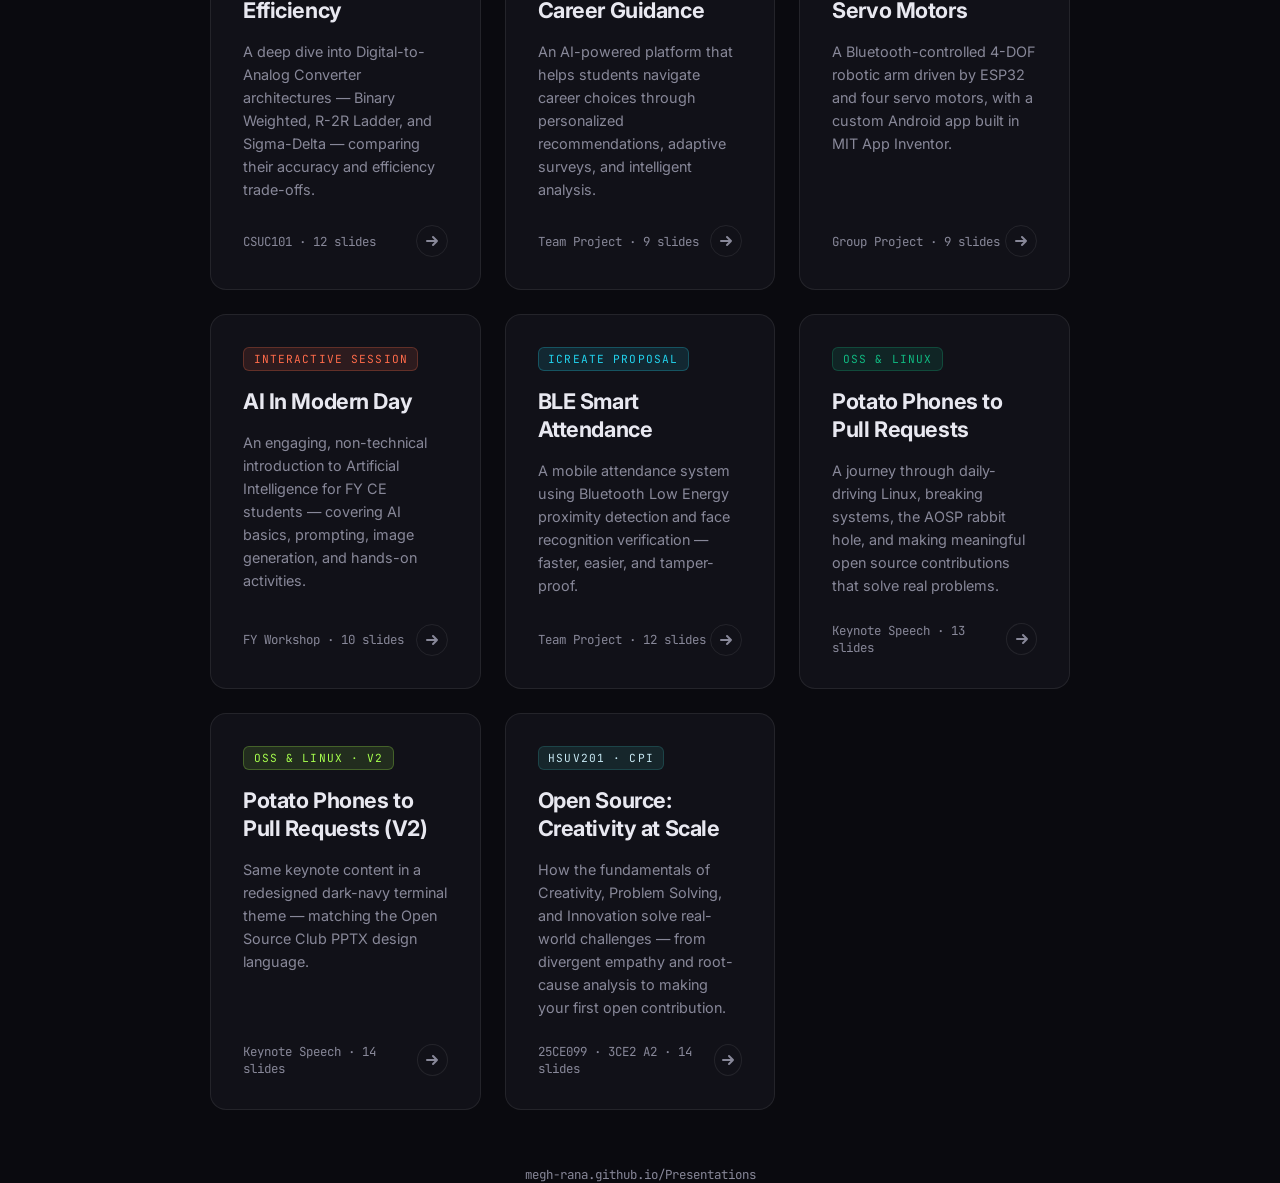
<file: index.html>
<!DOCTYPE html>
<html lang="en">
<head>
  <meta charset="UTF-8">
  <meta name="viewport" content="width=device-width, initial-scale=1.0">
  <title>Presentations — Megh Rana</title>
  <link href="https://fonts.googleapis.com/css2?family=Inter:wght@300;400;500;600;700;800&family=JetBrains+Mono:wght@400;500&display=swap" rel="stylesheet">
  <style>
    *, *::before, *::after { box-sizing: border-box; margin: 0; padding: 0; }

    :root {
      --bg: #0a0a0f;
      --surface: #111118;
      --border: rgba(255,255,255,0.08);
      --text: #e8e8f0;
      --text-dim: #888899;
      --amber: #f59e0b;
      --teal: #14b8a6;
      --indigo: #6366f1;
      --rose: #f43f5e;
      --coral: #ff6b4a;
    }

    html, body {
      height: 100%;
      background: var(--bg);
      color: var(--text);
      font-family: 'Inter', sans-serif;
    }

    body {
      min-height: 100vh;
      display: flex;
      flex-direction: column;
      align-items: center;
      justify-content: center;
      padding: 2rem 1rem;
    }

    header {
      text-align: center;
      margin-bottom: 3.5rem;
    }

    .eyebrow {
      font-family: 'JetBrains Mono', monospace;
      font-size: 0.75rem;
      letter-spacing: 0.15em;
      color: var(--text-dim);
      text-transform: uppercase;
      margin-bottom: 0.75rem;
    }

    h1 {
      font-size: clamp(2rem, 5vw, 3.5rem);
      font-weight: 800;
      letter-spacing: -0.03em;
      line-height: 1.1;
    }

    .subtitle {
      margin-top: 0.75rem;
      color: var(--text-dim);
      font-size: 1rem;
    }

    .grid {
      display: grid;
      grid-template-columns: repeat(auto-fit, minmax(260px, 1fr));
      gap: 1.5rem;
      width: 100%;
      max-width: 860px;
    }

    .card {
      background: var(--surface);
      border: 1px solid var(--border);
      border-radius: 16px;
      padding: 2rem;
      text-decoration: none;
      color: inherit;
      display: flex;
      flex-direction: column;
      gap: 1rem;
      transition: border-color 0.2s, transform 0.2s, box-shadow 0.2s;
      position: relative;
      overflow: hidden;
    }

    .card::before {
      content: '';
      position: absolute;
      inset: 0;
      opacity: 0;
      transition: opacity 0.2s;
      border-radius: inherit;
    }

    .card:hover {
      transform: translateY(-4px);
      box-shadow: 0 20px 40px rgba(0,0,0,0.4);
    }

    .card.amber { --accent: var(--amber); }
    .card.indigo { --accent: var(--indigo); }
    .card.coral { --accent: var(--coral); }
    .card.emerald { --accent: #10b981; }
    .card.teal { --accent: var(--teal); }

    .card:hover { border-color: var(--accent); }
    .card:hover::before { background: radial-gradient(ellipse at top left, color-mix(in srgb, var(--accent) 8%, transparent), transparent 70%); opacity: 1; }

    .card-tag {
      font-family: 'JetBrains Mono', monospace;
      font-size: 0.7rem;
      letter-spacing: 0.1em;
      text-transform: uppercase;
      color: var(--accent);
      background: color-mix(in srgb, var(--accent) 12%, transparent);
      border: 1px solid color-mix(in srgb, var(--accent) 25%, transparent);
      padding: 0.25rem 0.6rem;
      border-radius: 6px;
      width: fit-content;
    }

    .card h2 {
      font-size: 1.35rem;
      font-weight: 700;
      letter-spacing: -0.02em;
      line-height: 1.3;
    }

    .card p {
      font-size: 0.9rem;
      color: var(--text-dim);
      line-height: 1.6;
      flex: 1;
    }

    .card-footer {
      display: flex;
      align-items: center;
      justify-content: space-between;
      margin-top: 0.5rem;
    }

    .card-meta {
      font-size: 0.78rem;
      color: var(--text-dim);
      font-family: 'JetBrains Mono', monospace;
    }

    .arrow {
      width: 32px;
      height: 32px;
      border-radius: 50%;
      border: 1px solid var(--border);
      display: flex;
      align-items: center;
      justify-content: center;
      color: var(--text-dim);
      transition: border-color 0.2s, color 0.2s, background 0.2s;
    }

    .card:hover .arrow {
      border-color: var(--accent);
      color: var(--accent);
      background: color-mix(in srgb, var(--accent) 10%, transparent);
    }

    footer {
      margin-top: 3.5rem;
      font-size: 0.78rem;
      color: var(--text-dim);
      font-family: 'JetBrains Mono', monospace;
      text-align: center;
    }
  </style>
</head>
<body>

  <header>
    <div class="eyebrow">Megh Rana · 25CE099</div>
    <h1>Presentations</h1>
    <p class="subtitle">Select a presentation to open it.</p>
  </header>

  <div class="grid">

    <a class="card amber" href="de_presentation/index.html">
      <div class="card-tag">Digital Electronics</div>
      <h2>DAC: Accuracy vs Efficiency</h2>
      <p>A deep dive into Digital-to-Analog Converter architectures — Binary Weighted, R-2R Ladder, and Sigma-Delta — comparing their accuracy and efficiency trade-offs.</p>
      <div class="card-footer">
        <span class="card-meta">CSUC101 · 12 slides</span>
        <span class="arrow">
          <svg width="14" height="14" viewBox="0 0 14 14" fill="none" stroke="currentColor" stroke-width="2" stroke-linecap="round" stroke-linejoin="round">
            <path d="M2 7h10M8 3l4 4-4 4"/>
          </svg>
        </span>
      </div>
    </a>

    <a class="card indigo" href="anvesha_presentation/index.html">
      <div class="card-tag">Project Showcase</div>
      <h2>ANVESHA — AI Career Guidance</h2>
      <p>An AI-powered platform that helps students navigate career choices through personalized recommendations, adaptive surveys, and intelligent analysis.</p>
      <div class="card-footer">
        <span class="card-meta">Team Project · 9 slides</span>
        <span class="arrow">
          <svg width="14" height="14" viewBox="0 0 14 14" fill="none" stroke="currentColor" stroke-width="2" stroke-linecap="round" stroke-linejoin="round">
            <path d="M2 7h10M8 3l4 4-4 4"/>
          </svg>
        </span>
      </div>
    </a>

    <a class="card amber" href="robotic_arm_presentation/index.html">
      <div class="card-tag">Digital Electronics</div>
      <h2>Robotic Arm using Servo Motors</h2>
      <p>A Bluetooth-controlled 4-DOF robotic arm driven by ESP32 and four servo motors, with a custom Android app built in MIT App Inventor.</p>
      <div class="card-footer">
        <span class="card-meta">Group Project · 9 slides</span>
        <span class="arrow">
          <svg width="14" height="14" viewBox="0 0 14 14" fill="none" stroke="currentColor" stroke-width="2" stroke-linecap="round" stroke-linejoin="round">
            <path d="M2 7h10M8 3l4 4-4 4"/>
          </svg>
        </span>
      </div>
    </a>

    <a class="card coral" href="ai_presentation/index.html">
      <div class="card-tag">Interactive Session</div>
      <h2>AI In Modern Day</h2>
      <p>An engaging, non-technical introduction to Artificial Intelligence for FY CE students — covering AI basics, prompting, image generation, and hands-on activities.</p>
      <div class="card-footer">
        <span class="card-meta">FY Workshop · 10 slides</span>
        <span class="arrow">
          <svg width="14" height="14" viewBox="0 0 14 14" fill="none" stroke="currentColor" stroke-width="2" stroke-linecap="round" stroke-linejoin="round">
            <path d="M2 7h10M8 3l4 4-4 4"/>
          </svg>
        </span>
      </div>
    </a>

    <a class="card indigo" href="ble_attendance_presentation/index.html" style="--accent: #22d3ee;">
      <div class="card-tag" style="color: #22d3ee; background: rgba(34,211,238,0.12); border-color: rgba(34,211,238,0.25);">iCreate Proposal</div>
      <h2>BLE Smart Attendance</h2>
      <p>A mobile attendance system using Bluetooth Low Energy proximity detection and face recognition verification — faster, easier, and tamper-proof.</p>
      <div class="card-footer">
        <span class="card-meta">Team Project · 12 slides</span>
        <span class="arrow">
          <svg width="14" height="14" viewBox="0 0 14 14" fill="none" stroke="currentColor" stroke-width="2" stroke-linecap="round" stroke-linejoin="round">
            <path d="M2 7h10M8 3l4 4-4 4"/>
          </svg>
        </span>
      </div>
    </a>

    <a class="card emerald" href="oss_presentation/index.html">
      <div class="card-tag">OSS &amp; Linux</div>
      <h2>Potato Phones to Pull Requests</h2>
      <p>A journey through daily-driving Linux, breaking systems, the AOSP rabbit hole, and making meaningful open source contributions that solve real problems.</p>
      <div class="card-footer">
        <span class="card-meta">Keynote Speech · 13 slides</span>
        <span class="arrow">
          <svg width="14" height="14" viewBox="0 0 14 14" fill="none" stroke="currentColor" stroke-width="2" stroke-linecap="round" stroke-linejoin="round">
            <path d="M2 7h10M8 3l4 4-4 4"/>
          </svg>
        </span>
      </div>
    </a>

    <a class="card emerald" href="oss_presentation_v2/index.html" style="--accent: #A6FF4D;">
      <div class="card-tag" style="color: #A6FF4D; background: rgba(166,255,77,0.12); border-color: rgba(166,255,77,0.25);">OSS &amp; Linux · V2</div>
      <h2>Potato Phones to Pull Requests (V2)</h2>
      <p>Same keynote content in a redesigned dark-navy terminal theme — matching the Open Source Club PPTX design language.</p>
      <div class="card-footer">
        <span class="card-meta">Keynote Speech · 14 slides</span>
        <span class="arrow">
          <svg width="14" height="14" viewBox="0 0 14 14" fill="none" stroke="currentColor" stroke-width="2" stroke-linecap="round" stroke-linejoin="round">
            <path d="M2 7h10M8 3l4 4-4 4"/>
          </svg>
        </span>
      </div>
    </a>

    <a class="card" href="cpsi_presentation/index.html" style="--accent: #297373;">
      <div class="card-tag" style="color: #c7e8f3; background: rgba(41, 115, 115, 0.22); border-color: rgba(41, 115, 115, 0.4);">HSUV201 · CPI</div>
      <h2>Open Source: Creativity at Scale</h2>
      <p>How the fundamentals of Creativity, Problem Solving, and Innovation solve real-world challenges — from divergent empathy and root-cause analysis to making your first open contribution.</p>
      <div class="card-footer">
        <span class="card-meta">25CE099 · 3CE2 A2 · 14 slides</span>
        <span class="arrow">
          <svg width="14" height="14" viewBox="0 0 14 14" fill="none" stroke="currentColor" stroke-width="2" stroke-linecap="round" stroke-linejoin="round">
            <path d="M2 7h10M8 3l4 4-4 4"/>
          </svg>
        </span>
      </div>
    </a>

  </div>

  <footer>megh-rana.github.io/Presentations</footer>

</body>
</html>
</file>
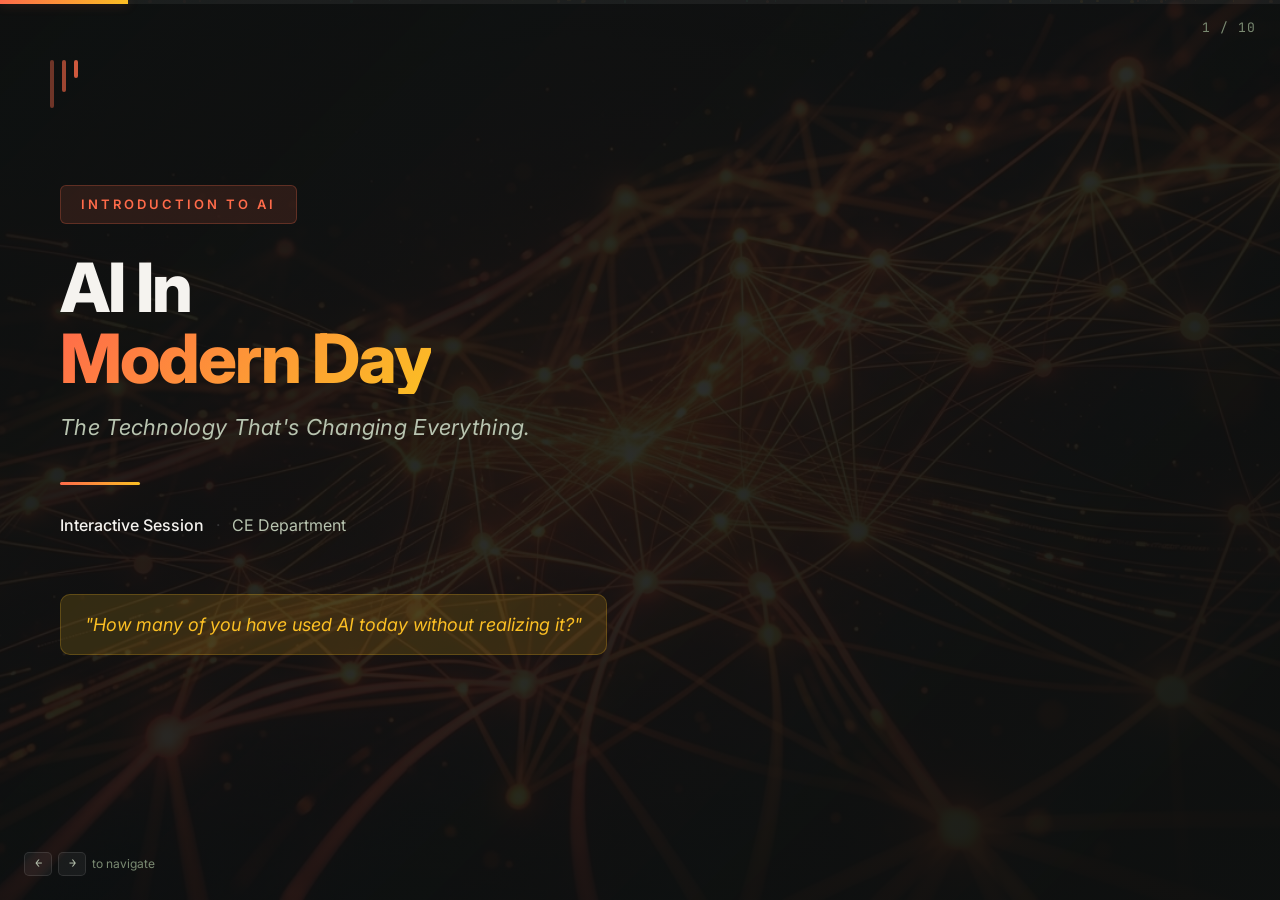
<file: ai_presentation/index.html>
<!DOCTYPE html>
<html lang="en">
<head>
  <meta charset="UTF-8">
  <meta name="viewport" content="width=device-width, initial-scale=1.0">
  <title>AI In Modern Day — Introduction to Artificial Intelligence</title>
  <meta name="description" content="AI In Modern Day — An engaging introduction to Artificial Intelligence for first-year Computer Engineering students">
  <link rel="preconnect" href="https://fonts.googleapis.com">
  <link rel="preconnect" href="https://fonts.gstatic.com" crossorigin>
  <link href="https://fonts.googleapis.com/css2?family=Inter:wght@300;400;500;600;700;800;900&family=JetBrains+Mono:wght@400;500&display=swap" rel="stylesheet">
  <link rel="stylesheet" href="styles.css">
</head>
<body>

  <!-- Progress Bar -->
  <div class="progress-bar">
    <div class="progress-fill" id="progressFill"></div>
  </div>

  <!-- Slide Counter -->
  <div class="slide-counter" id="slideCounter">1 / 10</div>

  <!-- Navigation Hints -->
  <div class="nav-hint" id="navHint">
    <span class="key">←</span> <span class="key">→</span> to navigate
  </div>

  <!-- ==================== SLIDE 1: TITLE ==================== -->
  <section class="slide active" id="slide-1">
    <div class="title-bg">
      <img src="hero_bg.jpg" alt="">
      <div class="title-bg-overlay"></div>
    </div>
    <div class="slide-content title-slide">
      <div class="title-decoration">
        <div class="deco-line deco-line-1"></div>
        <div class="deco-line deco-line-2"></div>
        <div class="deco-line deco-line-3"></div>
      </div>
      <div class="title-badge anim-item">Introduction to AI</div>
      <h1 class="main-title anim-item">
        <span class="title-line-1">AI In</span>
        <span class="title-line-2">Modern Day</span>
      </h1>
      <div class="title-subtitle anim-item">The Technology That's Changing Everything.</div>
      <div class="title-divider anim-item"></div>
      <div class="title-meta anim-item">
        <span class="meta-label">Interactive Session</span>
        <span class="meta-dot">·</span>
        <span class="meta-value">CE Department</span>
      </div>
      <div class="title-question anim-item">
        "How many of you have used AI today without realizing it?"
      </div>
    </div>
  </section>

  <!-- ==================== SLIDE 2: YOU ALREADY USE AI ==================== -->
  <section class="slide slide-bg-warm" id="slide-2">
    <div class="slide-content">
      <div class="slide-eyebrow anim-item">It's Already Here</div>
      <div class="slide-header anim-item">
        <span class="slide-number">01</span>
        <h2>You Already Use AI Every Day</h2>
      </div>
      <p class="slide-intro anim-item">Before you even think about "Artificial Intelligence," you've already interacted with it dozens of times today.</p>
      <div class="app-grid">
        <!-- YouTube -->
        <div class="app-chip anim-item">
          <div class="app-chip-icon" style="background: #ff0000;">
            <svg viewBox="0 0 30 30" fill="none"><rect x="2" y="5" width="26" height="20" rx="5" fill="#ff0000"/><polygon points="12,9 12,21 22,15" fill="white"/></svg>
          </div>
          <span class="app-chip-name">YouTube</span>
          <span class="app-chip-desc">Recommendations</span>
        </div>
        <!-- Instagram -->
        <div class="app-chip anim-item">
          <div class="app-chip-icon" style="background: linear-gradient(135deg, #f09433, #e6683c, #dc2743, #cc2366, #bc1888);">
            <svg viewBox="0 0 30 30" fill="none" stroke="white" stroke-width="2"><rect x="4" y="4" width="22" height="22" rx="6"/><circle cx="15" cy="15" r="5"/><circle cx="22" cy="8" r="1.5" fill="white" stroke="none"/></svg>
          </div>
          <span class="app-chip-name">Instagram</span>
          <span class="app-chip-desc">Explore Feed</span>
        </div>
        <!-- Google Maps -->
        <div class="app-chip anim-item">
          <div class="app-chip-icon" style="background: #34a853;">
            <svg viewBox="0 0 30 30" fill="white"><path d="M15 3c-4.4 0-8 3.6-8 8 0 6 8 16 8 16s8-10 8-16c0-4.4-3.6-8-8-8zm0 11a3 3 0 1 1 0-6 3 3 0 0 1 0 6z"/></svg>
          </div>
          <span class="app-chip-name">Google Maps</span>
          <span class="app-chip-desc">Route Predictions</span>
        </div>
        <!-- ChatGPT -->
        <div class="app-chip anim-item">
          <div class="app-chip-icon" style="background: #10a37f;">
            <svg viewBox="0 0 30 30" fill="none" stroke="white" stroke-width="2"><rect x="4" y="4" width="22" height="16" rx="4"/><path d="M10 24l5-4 5 4"/><circle cx="11" cy="12" r="1.5" fill="white" stroke="none"/><circle cx="15" cy="12" r="1.5" fill="white" stroke="none"/><circle cx="19" cy="12" r="1.5" fill="white" stroke="none"/></svg>
          </div>
          <span class="app-chip-name">ChatGPT</span>
          <span class="app-chip-desc">Text Generation</span>
        </div>
        <!-- Netflix -->
        <div class="app-chip anim-item">
          <div class="app-chip-icon" style="background: #e50914;">
            <svg viewBox="0 0 30 30" fill="none"><text x="15" y="22" text-anchor="middle" font-family="Arial, sans-serif" font-weight="900" font-size="20" fill="white">N</text></svg>
          </div>
          <span class="app-chip-name">Netflix</span>
          <span class="app-chip-desc">What to Watch</span>
        </div>
        <!-- Spotify -->
        <div class="app-chip anim-item">
          <div class="app-chip-icon" style="background: #1ed760;">
            <svg viewBox="0 0 30 30" fill="none" stroke="white" stroke-width="2" stroke-linecap="round"><path d="M9 12c4-1.5 8.5-1 12 1"/><path d="M10 16c3.5-1 7-.5 10 1"/><path d="M11 20c3-.8 5.5-.3 8 .8"/></svg>
          </div>
          <span class="app-chip-name">Spotify</span>
          <span class="app-chip-desc">Music Discovery</span>
        </div>
        <!-- Amazon -->
        <div class="app-chip anim-item">
          <div class="app-chip-icon" style="background: #232f3e;">
            <svg viewBox="0 0 30 30" fill="none"><text x="15" y="18" text-anchor="middle" font-family="Arial, sans-serif" font-weight="700" font-size="14" fill="white">a</text><path d="M9 22c4 2 9 2 13 0" stroke="#ff9900" stroke-width="2" stroke-linecap="round"/><path d="M20 21l2 1.5" stroke="#ff9900" stroke-width="2" stroke-linecap="round"/></svg>
          </div>
          <span class="app-chip-name">Amazon</span>
          <span class="app-chip-desc">Product Suggestions</span>
        </div>
      </div>
      <div class="activity-banner anim-item">
        <svg width="22" height="22" viewBox="0 0 24 24" fill="none" stroke="var(--coral)" stroke-width="2"><circle cx="12" cy="12" r="10"/><circle cx="12" cy="12" r="3" fill="var(--coral)"/></svg>
        <span><strong>Quick Poll:</strong> Which of these did you use today?</span>
      </div>
    </div>
  </section>

  <!-- ==================== SLIDE 3: WHAT IS AI ==================== -->
  <section class="slide slide-bg-emerald" id="slide-3">
    <div class="slide-content">
      <div class="slide-eyebrow anim-item">Let's Define It</div>
      <div class="slide-header anim-item">
        <span class="slide-number">02</span>
        <h2>What Do You Think AI Is?</h2>
      </div>
      <div class="myth-grid anim-item">
        <div class="myth-card">
          <div class="myth-icon">
            <svg viewBox="0 0 48 48" fill="none" stroke="var(--text-dim)" stroke-width="2"><rect x="14" y="8" width="20" height="24" rx="4"/><circle cx="20" cy="18" r="2" fill="var(--coral)"/><circle cx="28" cy="18" r="2" fill="var(--coral)"/><line x1="20" y1="26" x2="28" y2="26"/><line x1="18" y1="32" x2="18" y2="40"/><line x1="30" y1="32" x2="30" y2="40"/></svg>
          </div>
          <div class="myth-label">A Robot?</div>
        </div>
        <div class="myth-card">
          <div class="myth-icon">
            <svg viewBox="0 0 48 48" fill="none" stroke="var(--text-dim)" stroke-width="2"><ellipse cx="24" cy="22" rx="14" ry="12"/><path d="M14 28c-3 4-5 8-2 12 4 4 10 4 14 2"/><path d="M34 28c3 4 5 8 2 12-4 4-10 4-14 2"/><circle cx="20" cy="20" r="1.5" fill="var(--coral)"/><circle cx="28" cy="20" r="1.5" fill="var(--coral)"/></svg>
          </div>
          <div class="myth-label">A Human Brain?</div>
        </div>
        <div class="myth-card">
          <div class="myth-icon">
            <svg viewBox="0 0 48 48" fill="none" stroke="var(--text-dim)" stroke-width="2"><path d="M24 6l2 8h8l-6 5 2 8-6-5-6 5 2-8-6-5h8z"/><path d="M12 34l4-2"/><path d="M36 34l-4-2"/><circle cx="24" cy="40" r="3" stroke-dasharray="3 2"/></svg>
          </div>
          <div class="myth-label">Magic?</div>
        </div>
        <div class="myth-card">
          <div class="myth-icon">
            <svg viewBox="0 0 48 48" fill="none" stroke="var(--text-dim)" stroke-width="2"><rect x="8" y="10" width="32" height="22" rx="3"/><line x1="8" y1="36" x2="40" y2="36"/><line x1="18" y1="36" x2="18" y2="40"/><line x1="30" y1="36" x2="30" y2="40"/><line x1="14" y1="40" x2="34" y2="40"/><polyline points="16,24 20,20 24,22 28,18 32,21" stroke="var(--text-dim)" stroke-width="2"/></svg>
          </div>
          <div class="myth-label">Smart Software?</div>
        </div>
      </div>
    </div>
  </section>

  <!-- ==================== SLIDE 4: HOW IT WORKS ==================== -->
  <section class="slide slide-bg-warm" id="slide-4">
    <div class="slide-content">
      <div class="slide-eyebrow anim-item">Under The Hood</div>
      <div class="slide-header anim-item">
        <span class="slide-number">03</span>
        <h2>How Does AI Actually Work?</h2>
      </div>
      <p class="slide-intro anim-item">It's simpler than you think — just three steps, repeated billions of times.</p>
      <div class="flow-diagram anim-item">
        <div class="flow-block">
          <div class="flow-box flow-highlight">
            <div class="flow-box-icon">
              <svg viewBox="0 0 36 36" fill="none" stroke="var(--coral)" stroke-width="2"><rect x="4" y="4" width="28" height="28" rx="3"/><line x1="10" y1="12" x2="26" y2="12"/><line x1="10" y1="18" x2="22" y2="18"/><line x1="10" y1="24" x2="24" y2="24"/></svg>
            </div>
            <div class="flow-box-label">Training Data</div>
          </div>
          <div class="flow-box-sub">Massive examples AI learns from</div>
        </div>
        <div class="flow-arrow">→</div>
        <div class="flow-block">
          <div class="flow-box">
            <div class="flow-box-icon">
              <svg viewBox="0 0 36 36" fill="none" stroke="var(--gold)" stroke-width="2"><circle cx="18" cy="18" r="13"/><circle cx="18" cy="18" r="5"/><line x1="18" y1="5" x2="18" y2="10"/><line x1="18" y1="26" x2="18" y2="31"/><line x1="5" y1="18" x2="10" y2="18"/><line x1="26" y1="18" x2="31" y2="18"/></svg>
            </div>
            <div class="flow-box-label">Find Patterns</div>
          </div>
          <div class="flow-box-sub">Spots structure &amp; relationships</div>
        </div>
        <div class="flow-arrow">→</div>
        <div class="flow-block">
          <div class="flow-box">
            <div class="flow-box-icon">
              <svg viewBox="0 0 36 36" fill="none" stroke="var(--emerald)" stroke-width="2"><circle cx="18" cy="18" r="13"/><polyline points="12,18 16,22 24,14" stroke-width="2.5"/></svg>
            </div>
            <div class="flow-box-label">Predict</div>
          </div>
          <div class="flow-box-sub">Outputs the most likely answer</div>
        </div>
      </div>
      <div class="example-bar anim-item">
        <svg width="24" height="24" viewBox="0 0 24 24" fill="none" stroke="var(--gold)" stroke-width="2"><path d="M9 18l6-6-6-6"/></svg>
        <span><strong>Think of it like this:</strong> Just like your phone predicts the next word while you're typing — AI does the same thing, but for everything.</span>
      </div>
      <div class="highlight-box anim-item" style="margin-top: 16px;">
        <div class="highlight-icon">
          <svg width="24" height="24" viewBox="0 0 24 24" fill="none" stroke="var(--coral)" stroke-width="2"><path d="M13 2L3 14h9l-1 8 10-12h-9l1-8z"/></svg>
        </div>
        <div>AI <strong>doesn't have its own thinking ability</strong>. It's "guessing" based on what it was trained on. It just does it really, <em>really</em> well.</div>
      </div>
    </div>
  </section>

  <!-- ==================== SLIDE 5: WHAT AI CAN DO ==================== -->
  <section class="slide slide-bg-gold" id="slide-5">
    <div class="slide-content">
      <div class="slide-eyebrow anim-item">Capabilities</div>
      <div class="slide-header anim-item">
        <span class="slide-number">04</span>
        <h2>What AI Can Do</h2>
      </div>
      <p class="slide-intro anim-item">AI isn't just chat — it's doing incredible things across every field.</p>
      <div class="capability-grid">
        <div class="cap-card anim-item">
          <div class="cap-icon">
            <svg viewBox="0 0 40 40" fill="none" stroke="var(--coral)" stroke-width="2"><rect x="4" y="8" width="32" height="24" rx="4"/><path d="M12 18h8"/><path d="M12 24h12"/><circle cx="30" cy="14" r="3" fill="var(--coral)" opacity="0.3"/></svg>
          </div>
          <div class="cap-label">Answer Questions</div>
        </div>
        <div class="cap-card anim-item">
          <div class="cap-icon">
            <svg viewBox="0 0 40 40" fill="none" stroke="var(--tangerine)" stroke-width="2"><rect x="6" y="6" width="28" height="28" rx="3"/><circle cx="16" cy="16" r="4"/><circle cx="28" cy="14" r="2"/><path d="M6 30l8-6 6 4 8-10 6 6"/></svg>
          </div>
          <div class="cap-label">Generate Images</div>
        </div>
        <div class="cap-card anim-item">
          <div class="cap-icon">
            <svg viewBox="0 0 40 40" fill="none" stroke="var(--emerald)" stroke-width="2"><circle cx="20" cy="20" r="14"/><path d="M14 24c0-6 12-6 12 0"/><circle cx="16" cy="17" r="1.5" fill="var(--emerald)"/><circle cx="24" cy="17" r="1.5" fill="var(--emerald)"/></svg>
          </div>
          <div class="cap-label">Create Music</div>
        </div>
        <div class="cap-card anim-item">
          <div class="cap-icon">
            <svg viewBox="0 0 40 40" fill="none" stroke="var(--gold)" stroke-width="2"><rect x="6" y="4" width="28" height="32" rx="3"/><polyline points="12,14 16,18 24,10"/><line x1="12" y1="22" x2="28" y2="22"/><line x1="12" y1="28" x2="22" y2="28"/></svg>
          </div>
          <div class="cap-label">Write Code</div>
        </div>
        <div class="cap-card anim-item">
          <div class="cap-icon">
            <svg viewBox="0 0 40 40" fill="none" stroke="var(--coral)" stroke-width="2"><rect x="4" y="6" width="32" height="28" rx="3"/><line x1="10" y1="14" x2="30" y2="14"/><line x1="10" y1="20" x2="26" y2="20"/><line x1="10" y1="26" x2="20" y2="26"/></svg>
          </div>
          <div class="cap-label">Summarize Notes</div>
        </div>
        <div class="cap-card anim-item">
          <div class="cap-icon">
            <svg viewBox="0 0 40 40" fill="none" stroke="var(--emerald)" stroke-width="2"><circle cx="20" cy="20" r="14"/><line x1="4" y1="20" x2="36" y2="20"/><ellipse cx="20" cy="20" rx="8" ry="14"/></svg>
          </div>
          <div class="cap-label">Translate Languages</div>
        </div>
        <div class="cap-card anim-item">
          <div class="cap-icon">
            <svg viewBox="0 0 40 40" fill="none" stroke="var(--tangerine)" stroke-width="2"><rect x="4" y="8" width="32" height="22" rx="3"/><polygon points="16,14 16,26 28,20" fill="var(--tangerine)" opacity="0.3" stroke="none"/><polygon points="16,14 16,26 28,20"/></svg>
          </div>
          <div class="cap-label">Generate Videos</div>
        </div>
      </div>
      <div class="activity-banner anim-item">
        <svg width="22" height="22" viewBox="0 0 24 24" fill="none" stroke="var(--gold)" stroke-width="2"><path d="M17 21v-2a4 4 0 0 0-4-4H5a4 4 0 0 0-4 4v2"/><circle cx="9" cy="7" r="4"/><path d="M23 21v-2a4 4 0 0 0-3-3.87"/><path d="M16 3.13a4 4 0 0 1 0 7.75"/></svg>
        <span><strong>Activity:</strong> Can you name one more real-life AI use that we didn't mention?</span>
      </div>
    </div>
  </section>

  <!-- ==================== SLIDE 6: PROMPTING 101 ==================== -->
  <section class="slide slide-bg-coral" id="slide-6">
    <div class="slide-content">
      <div class="slide-eyebrow anim-item">The CRAFT Method</div>
      <div class="slide-header anim-item">
        <span class="slide-number">05</span>
        <h2>Better Prompts = Better Results</h2>
      </div>
      <p class="slide-intro anim-item">The secret to getting great results from AI? Use the <strong>CRAFT</strong> framework. Garbage in → Garbage out.</p>
      <div class="prompt-parts craft-grid">
        <div class="prompt-part anim-item" style="--card-accent: var(--coral);">
          <div class="prompt-part-letter" style="color: var(--coral);">C</div>
          <div class="prompt-part-title">Context</div>
          <div class="prompt-part-desc">Give background info — who you are, what the situation is</div>
        </div>
        <div class="prompt-part anim-item" style="--card-accent: var(--gold);">
          <div class="prompt-part-letter" style="color: var(--gold);">R</div>
          <div class="prompt-part-title">Role</div>
          <div class="prompt-part-desc">Assign AI a persona — "Act as a nutritionist" or "Explain like I'm 10"</div>
        </div>
        <div class="prompt-part anim-item" style="--card-accent: var(--emerald);">
          <div class="prompt-part-letter" style="color: var(--emerald);">A</div>
          <div class="prompt-part-title">Action</div>
          <div class="prompt-part-desc">Tell exactly what you want it to do — be specific and clear</div>
        </div>
        <div class="prompt-part anim-item" style="--card-accent: var(--tangerine);">
          <div class="prompt-part-letter" style="color: var(--tangerine);">F</div>
          <div class="prompt-part-title">Format</div>
          <div class="prompt-part-desc">Specify the output shape — table, list, paragraph, code, etc.</div>
        </div>
        <div class="prompt-part anim-item" style="--card-accent: var(--crimson);">
          <div class="prompt-part-letter" style="color: var(--crimson);">T</div>
          <div class="prompt-part-title">Tweaks</div>
          <div class="prompt-part-desc">Add constraints — tone, length, language, what to avoid</div>
        </div>
      </div>
      <div class="prompt-example-box anim-item">
        <div class="prompt-example-title">CRAFT in Action</div>
        <div class="prompt-bad">
          <span class="prompt-label prompt-label-bad">✗ Without CRAFT</span>
          "Tell me about healthy food"
        </div>
        <div class="prompt-good">
          <span class="prompt-label prompt-label-good">✓ With CRAFT</span>
          "<strong>[C]</strong> I'm a first-year college student. <strong>[R]</strong> Act as a nutritionist. <strong>[A]</strong> Create a 7-day vegetarian meal plan on ₹200/day. <strong>[F]</strong> Present as a table with calories. <strong>[T]</strong> Keep it simple, no exotic ingredients."
        </div>
      </div>
    </div>
  </section>

  <!-- ==================== SLIDE 7: LIVE ACTIVITY — PROMPTING ==================== -->
  <section class="slide slide-bg-gold" id="slide-7">
    <div class="slide-content">
      <div class="slide-eyebrow anim-item">Live Activity</div>
      <div class="slide-header anim-item">
        <span class="slide-number">06</span>
        <h2>Let's Beat the AI!</h2>
      </div>
      <div class="activity-card anim-item">
        <div class="activity-icon">
          <svg viewBox="0 0 48 48" fill="none" stroke="var(--coral)" stroke-width="2.5"><path d="M8 40l4-16L28 8l8 8-16 16z"/><line x1="20" y1="20" x2="28" y2="12"/><path d="M36 8l4 4"/></svg>
        </div>
        <div class="activity-title">Prompt Writing Challenge</div>
        <div class="activity-desc">
          Task: Write a prompt to generate a <strong>birthday party invitation</strong>. The best prompt wins!
        </div>
        <div class="activity-steps">
          <div class="activity-step">
            <div class="activity-step-num">1</div>
            <div class="activity-step-text">You write the prompt</div>
          </div>
          <div class="activity-step">
            <div class="activity-step-num">2</div>
            <div class="activity-step-text">We run it on ChatGPT</div>
          </div>
          <div class="activity-step">
            <div class="activity-step-num">3</div>
            <div class="activity-step-text">Compare the outputs</div>
          </div>
          <div class="activity-step">
            <div class="activity-step-num">4</div>
            <div class="activity-step-text">Discuss why some win</div>
          </div>
        </div>
      </div>
      <div class="highlight-box anim-item" style="margin-top: 20px; background: var(--gold-dim); border-color: rgba(251, 191, 36, 0.22);">
        <div class="highlight-icon">
          <svg width="24" height="24" viewBox="0 0 24 24" fill="none" stroke="var(--gold)" stroke-width="2"><circle cx="12" cy="12" r="10"/><line x1="12" y1="8" x2="12" y2="12"/><line x1="12" y1="16" x2="12.01" y2="16"/></svg>
        </div>
        <div>Remember <strong>CRAFT: Context + Role + Action + Format + Tweaks</strong> — the more specific you are, the better your output!</div>
      </div>
    </div>
  </section>

  <!-- ==================== SLIDE 8: IMAGE GENERATION ACTIVITY ==================== -->
  <section class="slide slide-bg-emerald" id="slide-8">
    <div class="slide-content">
      <div class="slide-eyebrow anim-item">Hands-On Activity</div>
      <div class="slide-header anim-item">
        <span class="slide-number">07</span>
        <h2>AI Can Create Images Too!</h2>
      </div>
      <div class="image-activity">
        <div class="image-demo anim-item">
          <div class="image-demo-header">AI-Generated Example</div>
          <div class="image-prompt-example">
            "A floating island with crystal waterfalls, bioluminescent trees, golden sunset sky — digital art"
          </div>
          <div class="image-placeholder">
            <img src="ai_demo.jpg" alt="AI-generated fantasy landscape with floating island, crystal waterfall, and golden sunset">
          </div>
          <div class="tool-chips">
            <span class="tool-chip active">ChatGPT (DALL·E)</span>
            <span class="tool-chip">NanoBanana Pro</span>
            <span class="tool-chip">Gemini</span>
          </div>
        </div>
        <div class="col-right" style="display: flex; flex-direction: column; gap: 16px;">
          <div class="card anim-item card-gold">
            <h3>How Image AI Works</h3>
            <p>Just like text AI learns from words, image AI learns from <strong>millions of images</strong>. You describe what you want in words, and it creates a brand-new image that never existed before.</p>
          </div>
          <div class="card anim-item card-emerald">
            <h3>Your Turn!</h3>
            <p>Write the most creative prompt you can think of. Be <strong>specific</strong> — describe colors, style, mood, and scene. The more detail, the better the result!</p>
          </div>
          <div class="activity-banner anim-item">
            <svg width="22" height="22" viewBox="0 0 24 24" fill="none" stroke="var(--gold)" stroke-width="2"><path d="M6 9l6 6 6-6"/></svg>
            <span><strong>Challenge:</strong> Best image prompt wins a shoutout!</span>
          </div>
        </div>
      </div>
    </div>
  </section>

  <!-- ==================== SLIDE 9: PROS & CONS + HALLUCINATIONS ==================== -->
  <section class="slide slide-bg-coral" id="slide-9">
    <div class="slide-content">
      <div class="slide-eyebrow anim-item">Stay Critical</div>
      <div class="slide-header anim-item">
        <span class="slide-number">08</span>
        <h2>The Good, The Bad &amp; The "Huh?"</h2>
      </div>
      <div class="pros-cons">
        <div class="pros-col anim-item">
          <div class="pros-title">
            <svg width="22" height="22" viewBox="0 0 24 24" fill="none" stroke="var(--emerald)" stroke-width="2.5"><polyline points="20,6 9,17 4,12"/></svg>
            Advantages
          </div>
          <div class="pro-item"><div class="pro-dot"></div> Saves massive amounts of time</div>
          <div class="pro-item"><div class="pro-dot"></div> Helps you learn faster</div>
          <div class="pro-item"><div class="pro-dot"></div> Boosts creativity &amp; ideation</div>
          <div class="pro-item"><div class="pro-dot"></div> Available 24×7, never tired</div>
          <div class="pro-item"><div class="pro-dot"></div> Helps everyone — beginner to expert</div>
        </div>
        <div class="cons-col anim-item">
          <div class="cons-title">
            <svg width="22" height="22" viewBox="0 0 24 24" fill="none" stroke="var(--crimson)" stroke-width="2.5"><path d="M10.3 21L1.1 3.8A1 1 0 0 1 2 2.5h19.9a1 1 0 0 1 .9 1.3L13.7 21a2 2 0 0 1-3.4 0z"/><line x1="12" y1="9" x2="12" y2="13"/><line x1="12" y1="17" x2="12.01" y2="17"/></svg>
            Limitations
          </div>
          <div class="con-item"><div class="con-dot"></div> Can be confidently wrong (hallucinations)</div>
          <div class="con-item"><div class="con-dot"></div> Can generate fake images &amp; videos</div>
          <div class="con-item"><div class="con-dot"></div> Privacy &amp; data concerns</div>
          <div class="con-item"><div class="con-dot"></div> Makes up facts that sound real</div>
          <div class="con-item"><div class="con-dot"></div> Overdependence can hurt learning</div>
        </div>
      </div>
      <div class="warning-card anim-item" style="margin-top: 16px;">
        <span class="warning-icon">
          <svg width="24" height="24" viewBox="0 0 24 24" fill="none" stroke="var(--crimson)" stroke-width="2"><circle cx="12" cy="12" r="10"/><path d="M12 8v4"/><path d="M12 16h.01"/></svg>
        </span>
        <div><strong>Fun Fact:</strong> Ask AI "How many R's in Strawberry?" — it often says 2, even though there are 3! AI is great at sounding confident, even when it's <strong>completely wrong</strong>. Always verify!</div>
      </div>
    </div>
  </section>

  <!-- ==================== SLIDE 10: THE FUTURE + THANK YOU ==================== -->
  <section class="slide slide-bg-warm" id="slide-10">
    <div class="slide-content">
      <div class="slide-eyebrow anim-item">The Future of AI</div>
      <div class="slide-header anim-item">
        <span class="slide-number">09</span>
        <h2>What's Next For You?</h2>
      </div>
      <p class="slide-intro anim-item">AI won't replace humans — but humans who use AI effectively will have an edge over those who don't.</p>
      <div class="future-grid">
        <div class="future-card anim-item">
          <div class="future-icon">
            <svg viewBox="0 0 40 40" fill="none" stroke="var(--coral)" stroke-width="2"><rect x="6" y="4" width="28" height="32" rx="3"/><line x1="12" y1="12" x2="28" y2="12"/><line x1="12" y1="18" x2="24" y2="18"/><line x1="12" y1="24" x2="20" y2="24"/><line x1="12" y1="30" x2="26" y2="30"/></svg>
          </div>
          <div class="future-label">Learn AI</div>
          <div class="future-desc">Understand how it works, not just how to use it</div>
        </div>
        <div class="future-card anim-item">
          <div class="future-icon">
            <svg viewBox="0 0 40 40" fill="none" stroke="var(--emerald)" stroke-width="2"><rect x="8" y="4" width="24" height="32" rx="4"/><line x1="8" y1="10" x2="32" y2="10"/><line x1="8" y1="30" x2="32" y2="30"/><circle cx="20" cy="33" r="1.5" fill="var(--emerald)"/><polyline points="15,20 19,24 27,16" stroke-width="2.5"/></svg>
          </div>
          <div class="future-label">Use Responsibly</div>
          <div class="future-desc">Don't plagiarize. Use it to learn, not to cheat</div>
        </div>
        <div class="future-card anim-item">
          <div class="future-icon">
            <svg viewBox="0 0 40 40" fill="none" stroke="var(--gold)" stroke-width="2"><circle cx="20" cy="20" r="14"/><path d="M20 12v8"/><circle cx="20" cy="28" r="1.5" fill="var(--gold)"/></svg>
          </div>
          <div class="future-label">Question AI</div>
          <div class="future-desc">Never blindly trust. Always verify important facts</div>
        </div>
        <div class="future-card anim-item">
          <div class="future-icon">
            <svg viewBox="0 0 40 40" fill="none" stroke="var(--tangerine)" stroke-width="2"><rect x="6" y="6" width="28" height="28" rx="3"/><circle cx="14" cy="16" r="4"/><circle cx="30" cy="12" r="2"/><path d="M6 32l10-8 6 4 8-10 4 4"/></svg>
          </div>
          <div class="future-label">Create with AI</div>
          <div class="future-desc">Use it as a tool to amplify your own creativity</div>
        </div>
      </div>
      <div class="end-card anim-item">
        <div class="end-text">Thank You!</div>
        <div class="end-quote">The best way to predict the future is to create it — and now you have a new tool to help.</div>
        <div class="end-meta">AI In Modern Day · CE Department</div>
      </div>
    </div>
  </section>

  <script src="script.js"></script>
</body>
</html>
</file>
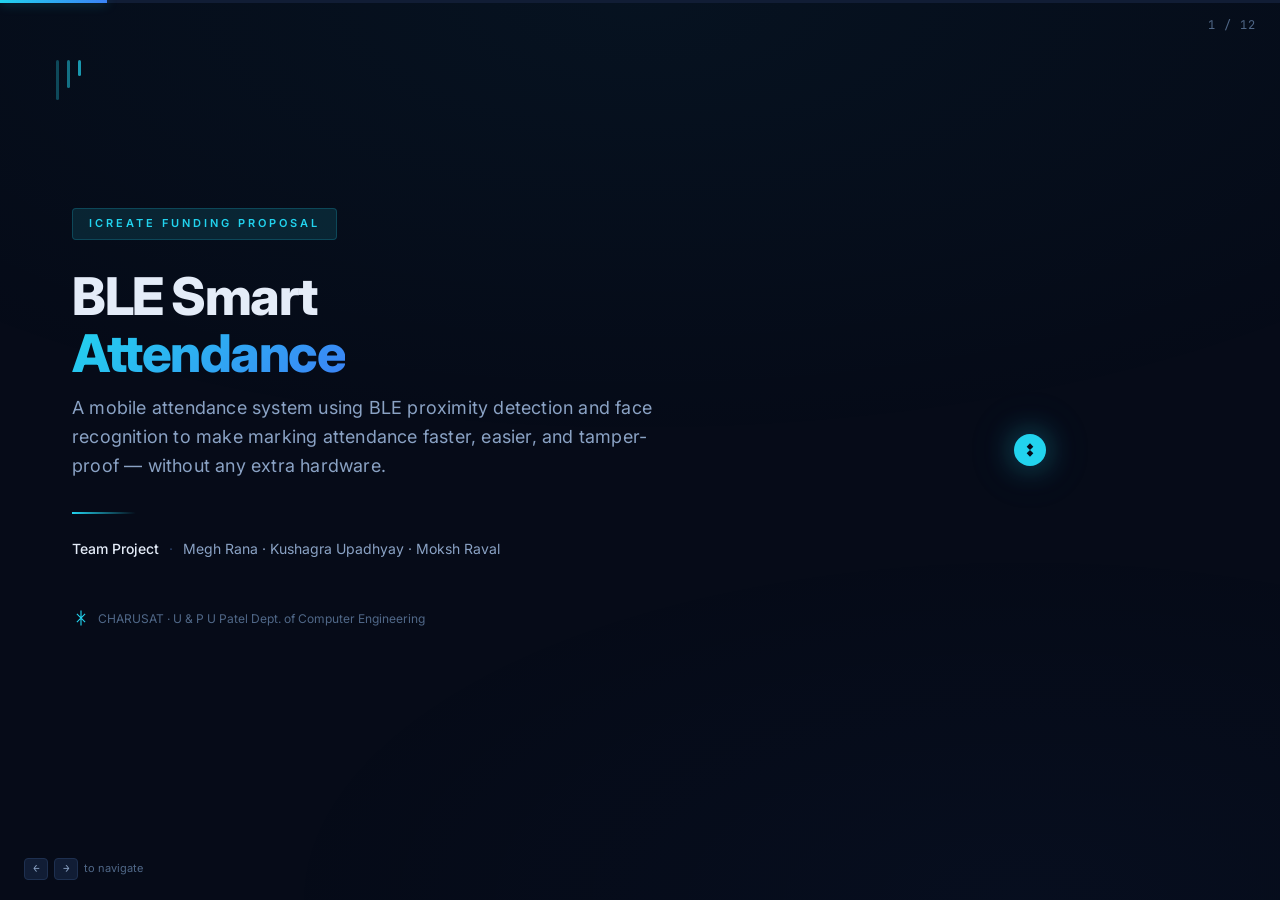
<file: ble_attendance_presentation/index.html>
<!DOCTYPE html>
<html lang="en">
<head>
  <meta charset="UTF-8">
  <meta name="viewport" content="width=device-width, initial-scale=1.0">
  <title>BLE Smart Attendance — iCreate Project Proposal</title>
  <meta name="description" content="BLE Smart Attendance: A mobile attendance system using Bluetooth Low Energy proximity detection and face recognition verification. iCreate Funding Proposal.">
  <link rel="preconnect" href="https://fonts.googleapis.com">
  <link rel="preconnect" href="https://fonts.gstatic.com" crossorigin>
  <link href="https://fonts.googleapis.com/css2?family=Inter:wght@300;400;500;600;700;800;900&family=JetBrains+Mono:wght@400;500;600;700&display=swap" rel="stylesheet">
  <link rel="stylesheet" href="styles.css">
</head>
<body>

  <!-- Progress Bar -->
  <div class="progress-bar">
    <div class="progress-fill" id="progressFill"></div>
  </div>

  <!-- Slide Counter -->
  <div class="slide-counter" id="slideCounter">1 / 12</div>

  <!-- Navigation Hints -->
  <div class="nav-hint" id="navHint">
    <span class="key">←</span> <span class="key">→</span> to navigate
  </div>

  <!-- ==================== SLIDE 1: TITLE ==================== -->
  <section class="slide active" id="slide-1">
    <div class="slide-content title-slide">
      <div class="title-decoration">
        <div class="deco-line deco-line-1"></div>
        <div class="deco-line deco-line-2"></div>
        <div class="deco-line deco-line-3"></div>
      </div>

      <!-- BLE Signal Rings -->
      <div class="title-ble-rings">
        <div class="ble-ring"></div>
        <div class="ble-ring"></div>
        <div class="ble-ring"></div>
        <div class="ble-ring"></div>
        <div class="ble-ring-center">
          <svg viewBox="0 0 24 24"><path d="M12 2L7 7l5 5-5 5 5 5 5-5-5-5 5-5z"/></svg>
        </div>
      </div>

      <div class="title-badge anim-item">iCreate Funding Proposal</div>
      <h1 class="main-title anim-item">
        <span class="title-line-1">BLE Smart</span>
        <span class="title-line-2">Attendance</span>
      </h1>
      <div class="title-subtitle anim-item">A mobile attendance system using BLE proximity detection and face recognition to make marking attendance faster, easier, and tamper-proof — without any extra hardware.</div>
      <div class="title-divider anim-item"></div>
      <div class="title-meta anim-item">
        <span class="meta-label">Team Project</span>
        <span class="meta-dot">·</span>
        <span class="meta-value">Megh Rana · Kushagra Upadhyay · Moksh Raval</span>
      </div>
      <div class="title-footer anim-item">
        <svg class="icon-ble" viewBox="0 0 24 24" width="18" height="18" fill="none" stroke="currentColor" stroke-width="1.5">
          <path d="M6.5 6.5l11 11M6.5 17.5l11-11M12 2v20"/>
        </svg>
        <span>CHARUSAT · U & P U Patel Dept. of Computer Engineering</span>
      </div>
    </div>
  </section>

  <!-- ==================== SLIDE 2: THE PROBLEM ==================== -->
  <section class="slide" id="slide-2">
    <div class="slide-content">
      <div class="slide-header anim-item">
        <span class="slide-number">01</span>
        <h2>The Problem</h2>
      </div>
      <p class="slide-intro anim-item">Attendance in colleges today is still handled through slow, manual, or easily-gamed methods. The core issue is that <strong>the process wastes valuable class time, burdens instructors and students, and digital alternatives introduce their own problems.</strong></p>
      <div class="four-cards">
        <div class="problem-card anim-item" style="--card-accent: var(--amber);">
          <div class="problem-icon">
            <svg viewBox="0 0 24 24" width="20" height="20" fill="none" stroke="var(--amber)" stroke-width="1.5"><path d="M12 6v6l4 2"/><circle cx="12" cy="12" r="10"/></svg>
          </div>
          <h3>Roll Call</h3>
          <p>The most common method. It works, but it's <strong>time-consuming</strong> — every lecture loses several minutes to calling out names or roll numbers. There's also a small chance a student's response goes unheard. The major flaw is purely time.</p>
          <div class="problem-tag tag-slow">Time Wasted</div>
        </div>
        <div class="problem-card anim-item" style="--card-accent: var(--rose);">
          <div class="problem-icon">
            <svg viewBox="0 0 24 24" width="20" height="20" fill="none" stroke="var(--rose)" stroke-width="1.5"><rect x="3" y="3" width="18" height="18" rx="2"/><circle cx="12" cy="10" r="3"/><path d="M7 20c0-2.5 2.2-4.5 5-4.5s5 2 5 4.5"/></svg>
          </div>
          <h3>Face Scanning Hardware</h3>
          <p>Automated face scanning solves the time problem, but requires <strong>dedicated cameras and an entire setup to be installed in every classroom</strong> — expensive to deploy and maintain at scale.</p>
          <div class="problem-tag tag-cost">Costly Hardware</div>
        </div>
        <div class="problem-card anim-item" style="--card-accent: var(--violet);">
          <div class="problem-icon">
            <svg viewBox="0 0 24 24" width="20" height="20" fill="none" stroke="var(--violet)" stroke-width="1.5"><rect x="3" y="3" width="18" height="18" rx="2"/><path d="M7 7h3v3H7zM14 7h3v3h-3zM7 14h3v3H7z"/></svg>
          </div>
          <h3>QR Code Systems</h3>
          <p>Faster than roll call, but a QR code or its screenshot can be <strong>shared or forwarded</strong> — enabling proxy attendance with zero physical presence required.</p>
          <div class="problem-tag tag-spoof">Spoofable</div>
        </div>
        <div class="problem-card anim-item" style="--card-accent: var(--blue);">
          <div class="problem-icon">
            <svg viewBox="0 0 24 24" width="20" height="20" fill="none" stroke="var(--blue)" stroke-width="1.5"><rect x="2" y="3" width="20" height="14" rx="2"/><line x1="8" y1="21" x2="16" y2="21"/><line x1="12" y1="17" x2="12" y2="21"/></svg>
          </div>
          <h3>Biometric Kiosks</h3>
          <p>Require dedicated hardware at fixed points, expensive to deploy at scale, and create <strong>bottlenecks and queues</strong> at entry points.</p>
          <div class="problem-tag tag-cost">Costly & Bottleneck</div>
        </div>
      </div>
    </div>
  </section>

  <!-- ==================== SLIDE 3: THE SOLUTION ==================== -->
  <section class="slide" id="slide-3">
    <div class="slide-content">
      <div class="slide-header anim-item">
        <span class="slide-number">02</span>
        <h2>The Solution</h2>
      </div>
      <p class="slide-intro anim-item">BLE Smart Attendance combines <strong>two signals</strong> that together are hard to fake and easy to use — solving both speed and integrity at once.</p>
      <div class="solution-signals anim-item">
        <div class="signal-card" style="--signal-color: var(--cyan);">
          <div class="signal-icon-wrap" style="background: var(--cyan-dim); border: 1px solid rgba(34,211,238,0.2);">
            <svg viewBox="0 0 24 24" width="22" height="22" fill="none" stroke="var(--cyan)" stroke-width="1.5"><circle cx="12" cy="12" r="2"/><path d="M16.24 7.76a6 6 0 0 1 0 8.49m-8.48-.01a6 6 0 0 1 0-8.49m11.31-2.82a10 10 0 0 1 0 14.14m-14.14 0a10 10 0 0 1 0-14.14"/></svg>
          </div>
          <div class="signal-subtitle">Signal 1</div>
          <h3>BLE Proximity</h3>
          <p>The student's phone must be <strong>physically near</strong> the instructor's phone (acting as a BLE beacon). The app continuously verifies presence using <strong>rotating tokens</strong> — the student must stay in range for at least 75% of the class duration.</p>
        </div>
        <div class="signal-plus">+</div>
        <div class="signal-card" style="--signal-color: var(--blue);">
          <div class="signal-icon-wrap" style="background: var(--blue-dim); border: 1px solid rgba(59,130,246,0.2);">
            <svg viewBox="0 0 24 24" width="22" height="22" fill="none" stroke="var(--blue)" stroke-width="1.5"><rect x="3" y="3" width="18" height="18" rx="2"/><circle cx="12" cy="10" r="3"/><path d="M7 20c0-2.5 2.2-4.5 5-4.5s5 2 5 4.5"/></svg>
          </div>
          <div class="signal-subtitle">Signal 2</div>
          <h3>Face Recognition</h3>
          <p>At the end of the lecture, the student verifies their identity using <strong>face recognition</strong> on their own device. This confirms the phone in proximity was actually used by its owner throughout the session.</p>
        </div>
      </div>
      <div class="signal-result anim-item">
        <div class="result-icon">
          <svg viewBox="0 0 24 24" width="18" height="18" fill="none" stroke="var(--cyan)" stroke-width="2"><polyline points="13 2 3 14 12 14 11 22 21 10 12 10 13 2"/></svg>
        </div>
        <div><strong>Two-factor attendance:</strong> Continuous presence + identity verification. The design makes faking attendance <strong>inherently harder than just being present</strong> — proxy prevention is a natural side effect of good design, not aggressive policing.</div>
      </div>
    </div>
  </section>

  <!-- ==================== SLIDE 4: WHY IT MATTERS ==================== -->
  <section class="slide" id="slide-4">
    <div class="slide-content">
      <div class="slide-header anim-item">
        <span class="slide-number">03</span>
        <h2>Why This Matters</h2>
      </div>
      <p class="slide-intro anim-item">The biggest win here is <strong>time</strong>. The entire attendance process becomes invisible — it happens automatically while teaching continues uninterrupted.</p>
      <div class="benefit-grid">
        <div class="benefit-card anim-item">
          <div class="benefit-icon">
            <svg viewBox="0 0 24 24" width="20" height="20" fill="none" stroke="var(--cyan)" stroke-width="1.5"><path d="M22 10v6M2 10l10-5 10 5-10 5z"/><path d="M6 12v5c0 1.7 2.7 3 6 3s6-1.3 6-3v-5"/></svg>
          </div>
          <h3>For Students</h3>
          <p>No more splitting attention between the lecture and waiting for your roll number to be called. No more saying "present" each time. <strong>Attendance happens silently in the background</strong> while students focus entirely on learning.</p>
        </div>
        <div class="benefit-card anim-item">
          <div class="benefit-icon">
            <svg viewBox="0 0 24 24" width="20" height="20" fill="none" stroke="var(--blue)" stroke-width="1.5"><path d="M17 21v-2a4 4 0 0 0-4-4H5a4 4 0 0 0-4 4v2"/><circle cx="9" cy="7" r="4"/><path d="M23 21v-2a4 4 0 0 0-3-3.87"/><path d="M16 3.13a4 4 0 0 1 0 7.75"/></svg>
          </div>
          <h3>For Instructors</h3>
          <p>No manual headcount, no calling out names or roll numbers, and <strong>no responsibility to manage attendance at all</strong>. It records automatically. At the end of the day, just download and upload to eGovernance whenever convenient — <strong>with one-click Excel export</strong>.</p>
        </div>
        <div class="benefit-card anim-item">
          <div class="benefit-icon">
            <svg viewBox="0 0 24 24" width="20" height="20" fill="none" stroke="var(--teal)" stroke-width="1.5"><rect x="3" y="3" width="18" height="18" rx="2"/><path d="M3 9h18M9 21V9"/></svg>
          </div>
          <h3>For Admins</h3>
          <p><strong>Real-time dashboard</strong> instead of end-of-week Excel compilation. Instant exportable records, searchable history, and live session monitoring. No more manual data entry or transcription errors.</p>
        </div>
      </div>
      <div class="secondary-benefit anim-item">
        <div class="result-icon">
          <svg viewBox="0 0 24 24" width="18" height="18" fill="none" stroke="var(--emerald)" stroke-width="2"><path d="M12 22s8-4 8-10V5l-8-3-8 3v7c0 6 8 10 8 10z"/></svg>
        </div>
        <div><strong>Zero responsibility on anyone:</strong> Neither student nor teacher has to actively "take" attendance. The system handles it completely in the background — the only manual step is the face scan at finalization, which takes seconds.</div>
      </div>
    </div>
  </section>

  <!-- ==================== SLIDE 5: HOW IT WORKS ==================== -->
  <section class="slide" id="slide-5">
    <div class="slide-content">
      <div class="slide-header anim-item">
        <span class="slide-number">04</span>
        <h2>How It Works</h2>
      </div>
      <p class="slide-intro anim-item">A one-time login setup on both ends. After that, the app just needs to be opened at the start of the day — everything else is automatic.</p>
      <div class="step-flow">
        <div class="step-flow-card anim-item">
          <div class="step-flow-num">1</div>
          <span class="step-icon">
            <svg viewBox="0 0 24 24" width="18" height="18" fill="none" stroke="var(--text-muted)" stroke-width="1.5"><circle cx="12" cy="12" r="2"/><path d="M16.24 7.76a6 6 0 0 1 0 8.49m-8.48-.01a6 6 0 0 1 0-8.49"/></svg>
          </span>
          <h3>Teacher Starts Session</h3>
          <p>Teacher opens the app, selects the session from the list, and taps start. The phone begins broadcasting a BLE signal.</p>
        </div>
        <div class="step-flow-card anim-item">
          <div class="step-flow-num">2</div>
          <span class="step-icon">
            <svg viewBox="0 0 24 24" width="18" height="18" fill="none" stroke="var(--text-muted)" stroke-width="1.5"><path d="M5 12h14M12 5l7 7-7 7"/></svg>
          </span>
          <h3>Auto-Scanning Begins</h3>
          <p>Students have the app running in the background. It automatically detects the BLE signal — no manual scanning needed. Attendance tracking starts silently.</p>
        </div>
        <div class="step-flow-card anim-item">
          <div class="step-flow-num">3</div>
          <span class="step-icon">
            <svg viewBox="0 0 24 24" width="18" height="18" fill="none" stroke="var(--text-muted)" stroke-width="1.5"><path d="M12 2v4m0 12v4M4.93 4.93l2.83 2.83m8.48 8.48l2.83 2.83M2 12h4m12 0h4M4.93 19.07l2.83-2.83m8.48-8.48l2.83-2.83"/></svg>
          </span>
          <h3>Continuous Verification</h3>
          <p>The app keeps rotating tokens throughout the lecture, verifying the student stays in range. Must be present for <strong>&gt;75% of class duration</strong>.</p>
        </div>
        <div class="step-flow-card anim-item">
          <div class="step-flow-num">4</div>
          <span class="step-icon">
            <svg viewBox="0 0 24 24" width="18" height="18" fill="none" stroke="var(--text-muted)" stroke-width="1.5"><polyline points="9 11 12 14 22 4"/><path d="M21 12v7a2 2 0 0 1-2 2H5a2 2 0 0 1-2-2V5a2 2 0 0 1 2-2h11"/></svg>
          </span>
          <h3>Teacher Finalizes</h3>
          <p>Lecture ends. Teacher presses "Finalize Attendance" — eligible students (&gt;75% presence) get the option to finalize on their phones.</p>
        </div>
        <div class="step-flow-card anim-item">
          <div class="step-flow-num">5</div>
          <span class="step-icon">
            <svg viewBox="0 0 24 24" width="18" height="18" fill="none" stroke="var(--text-muted)" stroke-width="1.5"><rect x="3" y="3" width="18" height="18" rx="2"/><circle cx="12" cy="10" r="3"/><path d="M7 20c0-2.5 2.2-4.5 5-4.5s5 2 5 4.5"/></svg>
          </span>
          <h3>Face Scan & Confirm</h3>
          <p>Students tap finalize, scan their face through the app. Identity verified — marked present. Takes a few seconds per student.</p>
        </div>
        <div class="step-flow-card anim-item">
          <div class="step-flow-num">6</div>
          <span class="step-icon">
            <svg viewBox="0 0 24 24" width="18" height="18" fill="none" stroke="var(--text-muted)" stroke-width="1.5"><path d="M14 2H6a2 2 0 0 0-2 2v16a2 2 0 0 0 2 2h12a2 2 0 0 0 2-2V8z"/><polyline points="14 2 14 8 20 8"/></svg>
          </span>
          <h3>Session Ends & Uploads</h3>
          <p>Teacher clicks "End Session." Attendance uploads to the server instantly. Accessible via the web dashboard and exportable to Excel.</p>
        </div>
      </div>
      <div class="step-flow-time anim-item">
        <svg viewBox="0 0 24 24" width="16" height="16" fill="none" stroke="var(--cyan)" stroke-width="2"><circle cx="12" cy="12" r="10"/><path d="M12 6v6l4 2"/></svg>
        &nbsp;One-time setup · Background operation · Face scan only at end
        <span>· Zero class disruption</span>
      </div>
    </div>
  </section>

  <!-- ==================== SLIDE 6: LIVE DEMO ==================== -->
  <section class="slide" id="slide-6">
    <div class="slide-content demo-slide">
      <div class="demo-icon-wrap anim-item">
        <svg viewBox="0 0 24 24" fill="none" stroke="currentColor" stroke-width="1.5" stroke-linecap="round" stroke-linejoin="round">
          <rect x="5" y="2" width="14" height="20" rx="3"/>
          <line x1="12" y1="18" x2="12" y2="18.01"/>
        </svg>
      </div>
      <div class="demo-title anim-item">Live Demo</div>
      <div class="demo-subtitle anim-item">BLE broadcasting, proximity detection, face recognition, and real-time dashboard — demonstrated end-to-end on physical devices.</div>
    </div>
  </section>

  <!-- ==================== SLIDE 7: SYSTEM ARCHITECTURE ==================== -->
  <section class="slide" id="slide-7">
    <div class="slide-content">
      <div class="slide-header anim-item">
        <span class="slide-number">05</span>
        <h2>System Architecture</h2>
      </div>
      <div class="arch-grid anim-item">
        <div class="arch-card" style="--card-accent: var(--cyan);">
          <div class="arch-icon">
            <svg viewBox="0 0 24 24" width="18" height="18" fill="none" stroke="var(--cyan)" stroke-width="1.5"><rect x="5" y="2" width="14" height="20" rx="3"/><line x1="12" y1="18" x2="12" y2="18.01"/></svg>
          </div>
          <h3>Mobile App</h3>
          <div class="arch-tech">Flutter</div>
          <p>Cross-platform. Used by students and instructors. Android primary; iOS in development.</p>
        </div>
        <div class="arch-card" style="--card-accent: var(--blue);">
          <div class="arch-icon">
            <svg viewBox="0 0 24 24" width="18" height="18" fill="none" stroke="var(--blue)" stroke-width="1.5"><rect x="2" y="3" width="20" height="14" rx="2"/><line x1="8" y1="21" x2="16" y2="21"/><line x1="12" y1="17" x2="12" y2="21"/></svg>
          </div>
          <h3>Backend API</h3>
          <div class="arch-tech">FastAPI · Python</div>
          <p>Session creation, BLE tokens, attendance submission, auth, and validation.</p>
        </div>
        <div class="arch-card" style="--card-accent: var(--teal);">
          <div class="arch-icon">
            <svg viewBox="0 0 24 24" width="18" height="18" fill="none" stroke="var(--teal)" stroke-width="1.5"><ellipse cx="12" cy="5" rx="9" ry="3"/><path d="M21 12c0 1.66-4 3-9 3s-9-1.34-9-3"/><path d="M3 5v14c0 1.66 4 3 9 3s9-1.34 9-3V5"/></svg>
          </div>
          <h3>Database</h3>
          <div class="arch-tech">PostgreSQL</div>
          <p>Users, sessions, attendance records, and institution metadata.</p>
        </div>
        <div class="arch-card" style="--card-accent: var(--violet);">
          <div class="arch-icon">
            <svg viewBox="0 0 24 24" width="18" height="18" fill="none" stroke="var(--violet)" stroke-width="1.5"><rect x="3" y="3" width="18" height="18" rx="2"/><path d="M3 9h18M9 21V9"/></svg>
          </div>
          <h3>Admin Dashboard</h3>
          <div class="arch-tech">React · Vite · TypeScript</div>
          <p>Real-time view, filter, and export attendance data. Hosted on Vercel.</p>
        </div>
        <div class="arch-card" style="--card-accent: var(--emerald);">
          <div class="arch-icon">
            <svg viewBox="0 0 24 24" width="18" height="18" fill="none" stroke="var(--emerald)" stroke-width="1.5"><polyline points="16 18 22 12 16 6"/><polyline points="8 6 2 12 8 18"/></svg>
          </div>
          <h3>CI/CD Pipeline</h3>
          <div class="arch-tech">GitHub Actions</div>
          <p>Automated building, signing, and versioning of Android APKs per release.</p>
        </div>
      </div>

      <!-- Data Flow -->
      <div class="flow-diagram anim-item">
        <div class="flow-node">Student App</div>
        <div class="flow-arrow flow-arrow-ble">⇄ BLE ⇄</div>
        <div class="flow-node">Instructor App</div>
        <div class="flow-arrow">↘</div>
        <div class="flow-node flow-node-highlight">FastAPI Backend</div>
        <div class="flow-arrow">↔</div>
        <div class="flow-node">PostgreSQL</div>
      </div>
      <div class="flow-diagram anim-item" style="margin-top: -8px;">
        <div class="flow-node">Student App</div>
        <div class="flow-arrow">↗</div>
        <div class="flow-node flow-node-highlight">FastAPI Backend</div>
        <div class="flow-arrow">←</div>
        <div class="flow-node">React Dashboard</div>
      </div>

    </div>
  </section>

  <!-- ==================== SLIDE 8: BENCHMARK ==================== -->
  <section class="slide" id="slide-8">
    <div class="slide-content">
      <div class="slide-header anim-item">
        <span class="slide-number">06</span>
        <h2>How This Is Better</h2>
      </div>
      <p class="slide-intro anim-item">Compared to existing approaches, BLE + face recognition simultaneously binds attendance to a <strong>specific physical location</strong> and a <strong>specific verified identity</strong> — using only phones.</p>
      <div class="two-col">
        <div class="col-left">
          <div class="card anim-item">
            <h3>vs. RFID / Card Systems</h3>
            <p>Cards can be <strong>shared or swiped by anyone</strong> — no identity verification. BLE + face recognition binds the check-in to the actual person, not a transferable token.</p>
          </div>
          <div class="card card-violet anim-item">
            <h3>vs. QR Code Systems</h3>
            <p>QR codes are <strong>trivially screenshot-able and forwardable</strong>. Our system requires physical BLE proximity (can't be forwarded) + live face recognition (can't be faked with a photo).</p>
          </div>
          <div class="card card-teal anim-item">
            <h3>vs. Face Scanning Hardware</h3>
            <p>Classroom face scanners require <strong>dedicated cameras in every room</strong> — expensive to install and maintain. We use the phones students already carry — <strong>zero additional hardware cost</strong>.</p>
          </div>
        </div>
        <div class="col-right">
          <div class="card card-blue anim-item">
            <h3>Active Development with Proven Results</h3>
            <p>The concept is proven and working — we've had <strong>good initial success</strong> with the Android build, a live CI/CD pipeline, and a functional end-to-end flow. We are actively developing and iterating, and need funding to <strong>test at scale</strong> across a real student body.</p>
          </div>
          <div class="highlight-box anim-item">
            <div class="highlight-icon">
              <svg viewBox="0 0 24 24" width="18" height="18" fill="none" stroke="var(--cyan)" stroke-width="2"><path d="M12 22s8-4 8-10V5l-8-3-8 3v7c0 6 8 10 8 10z"/></svg>
            </div>
            <div>
              <strong>Two-factor defense:</strong> To fake attendance, a proxy would need to remain in BLE range for 75% of the lecture AND defeat live face recognition at finalization. This makes proxy attendance near-impossible without simultaneous device and face spoofing.
            </div>
          </div>
        </div>
      </div>
    </div>
  </section>

  <!-- ==================== SLIDE 9: STATUS & ROADMAP ==================== -->
  <section class="slide" id="slide-9">
    <div class="slide-content">
      <div class="slide-header anim-item">
        <span class="slide-number">07</span>
        <h2>Current Status & Roadmap</h2>
      </div>
      <div class="status-grid">
        <div class="col-left">
          <div class="status-section anim-item">
            <h3 style="color: var(--emerald);"><span class="status-dot dot-done"></span>Built</h3>
            <ul class="status-list">
              <li>Android app — BLE proximity + face recognition flow</li>
              <li>FastAPI backend — session management, attendance recording, auth</li>
              <li>PostgreSQL database — users, sessions, attendance records</li>
              <li>React admin dashboard — real-time view, filter, and export</li>
              <li>Automated Android CI/CD — GitHub Actions, signed arm64 APKs</li>
            </ul>
          </div>
          <div class="status-section anim-item">
            <h3 style="color: var(--amber);"><span class="status-dot dot-progress"></span>In Progress</h3>
            <ul class="status-list in-progress">
              <li>iOS native BLE peripheral integration (Swift/Xcode)</li>
              <li>iOS build pipeline and App Store submission</li>
              <li>Large-scale field testing across student body</li>
            </ul>
          </div>
        </div>
        <div class="col-right">
          <div class="milestone-table-wrap anim-item">
            <table class="milestone-table">
              <thead>
                <tr>
                  <th>Milestone</th>
                  <th>Hours</th>
                  <th>Timeline</th>
                </tr>
              </thead>
              <tbody>
                <tr>
                  <td>Android build finalization & internal testing</td>
                  <td style="color: var(--text); font-weight: 600;">80</td>
                  <td><span style="color: var(--cyan);">Month 1-2</span></td>
                </tr>
                <tr>
                  <td>iOS BLE integration completion & testing</td>
                  <td style="color: var(--text); font-weight: 600;">80</td>
                  <td><span style="color: var(--cyan);">Month 3-4</span></td>
                </tr>
                <tr>
                  <td>Google Play Store submission</td>
                  <td style="color: var(--text); font-weight: 600;">10</td>
                  <td><span style="color: var(--cyan);">Month 4</span></td>
                </tr>
                <tr>
                  <td>Apple Developer enrollment & App Store submission</td>
                  <td style="color: var(--text); font-weight: 600;">10</td>
                  <td><span style="color: var(--cyan);">Month 4</span></td>
                </tr>
                <tr>
                  <td>Large-scale field testing (Android + iOS)</td>
                  <td style="color: var(--text); font-weight: 600;">50</td>
                  <td><span style="color: var(--cyan);">Month 4-6</span></td>
                </tr>
              </tbody>
            </table>
          </div>
        </div>
      </div>
    </div>
  </section>

  <!-- ==================== SLIDE 10: FUNDING ASK ==================== -->
  <section class="slide" id="slide-10">
    <div class="slide-content">
      <div class="slide-header anim-item">
        <span class="slide-number">08</span>
        <h2>Funding Ask</h2>
      </div>
      <div class="funding-grid">
        <div class="col-left">
          <div class="funding-table-wrap anim-item">
            <table class="funding-table">
              <thead>
                <tr>
                  <th>Item</th>
                  <th>Purpose</th>
                  <th>Cost</th>
                </tr>
              </thead>
              <tbody>
                <tr>
                  <td style="color: var(--text); font-weight: 500;">Google Play Console</td>
                  <td>One-time developer registration</td>
                  <td style="font-family: var(--font-mono); color: var(--cyan);">₹2,500</td>
                </tr>
                <tr>
                  <td style="color: var(--text); font-weight: 500;">Apple Developer Program</td>
                  <td>Annual membership (Year 1)</td>
                  <td style="font-family: var(--font-mono); color: var(--cyan);">₹9,900</td>
                </tr>
                <tr>
                  <td style="color: var(--text); font-weight: 700;">Total</td>
                  <td></td>
                  <td style="font-family: var(--font-mono); font-weight: 700; color: var(--cyan);">₹12,400</td>
                </tr>
              </tbody>
            </table>
          </div>
          <div class="funding-total anim-item">
            <div class="funding-total-label">Total Funding Requested</div>
            <div class="funding-total-amount">₹12,400</div>
          </div>
        </div>
        <div class="col-right">
          <div class="funding-justification anim-item">
            <h3>Why This Matters</h3>
            <ul class="justification-list">
              <li>
                <div class="justification-num">1</div>
                <div><strong>Zero hardware cost</strong> — the entire system runs on phones people already own. The only costs are platform registration fees needed to distribute the app.</div>
              </li>
              <li>
                <div class="justification-num">2</div>
                <div><strong>Concept proven working</strong> — the end-to-end flow has been validated. Funding enables us to publish and test at scale with real students.</div>
              </li>
              <li>
                <div class="justification-num">3</div>
                <div><strong>Scalable rollout plan</strong> — once deployed, we can test across classes, then across the entire CE department, hand it over to CSPIT, and eventually CHARUSAT can adopt the app institution-wide.</div>
              </li>
            </ul>
          </div>
        </div>
      </div>
    </div>
  </section>

  <!-- ==================== SLIDE 11: TEAM & MENTOR ==================== -->
  <section class="slide" id="slide-11">
    <div class="slide-content">
      <div class="slide-header anim-item">
        <span class="slide-number">09</span>
        <h2>Team & Mentor</h2>
      </div>
      <div class="team-grid">
        <div class="team-card anim-item">
          <div class="team-avatar">KU</div>
          <h3>Kushagra Upadhyay</h3>
          <div class="team-roll">25CE127</div>
          <div class="team-email">25CE127@charusat.edu.in</div>
        </div>
        <div class="team-card anim-item">
          <div class="team-avatar">MR</div>
          <h3>Megh Rana</h3>
          <div class="team-roll">25CE099</div>
          <div class="team-email">25CE099@charusat.edu.in</div>
        </div>
        <div class="team-card anim-item">
          <div class="team-avatar">MR</div>
          <h3>Moksh Raval</h3>
          <div class="team-roll">25CE101</div>
          <div class="team-email">25CE101@charusat.edu.in</div>
        </div>
      </div>
      <div class="mentor-card anim-item">
        <div class="mentor-avatar">
          <svg viewBox="0 0 24 24" width="22" height="22" fill="none" stroke="var(--bg-deep)" stroke-width="1.5"><path d="M20 21v-2a4 4 0 0 0-4-4H8a4 4 0 0 0-4 4v2"/><circle cx="12" cy="7" r="4"/></svg>
        </div>
        <div class="mentor-info">
          <h3>Prof. Trusha Patel</h3>
          <div class="mentor-dept">U & P U Patel Department of Computer Engineering, CHARUSAT</div>
          <div class="mentor-contact">trushagajjar.ce@charusat.ac.in · 9624699433</div>
        </div>
      </div>
    </div>
  </section>

  <!-- ==================== SLIDE 12: THANK YOU ==================== -->
  <section class="slide" id="slide-12">
    <div class="slide-content end-slide">
      <div class="end-icon anim-item">
        <svg viewBox="0 0 24 24" width="32" height="32" fill="none" stroke="var(--cyan)" stroke-width="1.5"><circle cx="12" cy="12" r="2"/><path d="M16.24 7.76a6 6 0 0 1 0 8.49m-8.48-.01a6 6 0 0 1 0-8.49m11.31-2.82a10 10 0 0 1 0 14.14m-14.14 0a10 10 0 0 1 0-14.14"/></svg>
      </div>
      <div class="end-title anim-item">Thank You</div>
      <div class="end-subtitle anim-item">BLE Smart Attendance — making attendance faster, easier, and tamper-proof.</div>
      <a class="end-repo anim-item" href="https://github.com/Smart-Attendance-Project/BLE_Attendance" target="_blank">
        <svg viewBox="0 0 24 24" width="16" height="16" fill="none" stroke="currentColor" stroke-width="2" stroke-linecap="round" stroke-linejoin="round">
          <path d="M9 19c-5 1.5-5-2.5-7-3m14 6v-3.87a3.37 3.37 0 0 0-.94-2.61c3.14-.35 6.44-1.54 6.44-7A5.44 5.44 0 0 0 20 4.77 5.07 5.07 0 0 0 19.91 1S18.73.65 16 2.48a13.38 13.38 0 0 0-7 0C6.27.65 5.09 1 5.09 1A5.07 5.07 0 0 0 5 4.77a5.44 5.44 0 0 0-1.5 3.78c0 5.42 3.3 6.61 6.44 7A3.37 3.37 0 0 0 9 18.13V22"/>
        </svg>
        github.com/Smart-Attendance-Project/BLE_Attendance
      </a>
    </div>
  </section>

  <script src="script.js"></script>
</body>
</html>
</file>
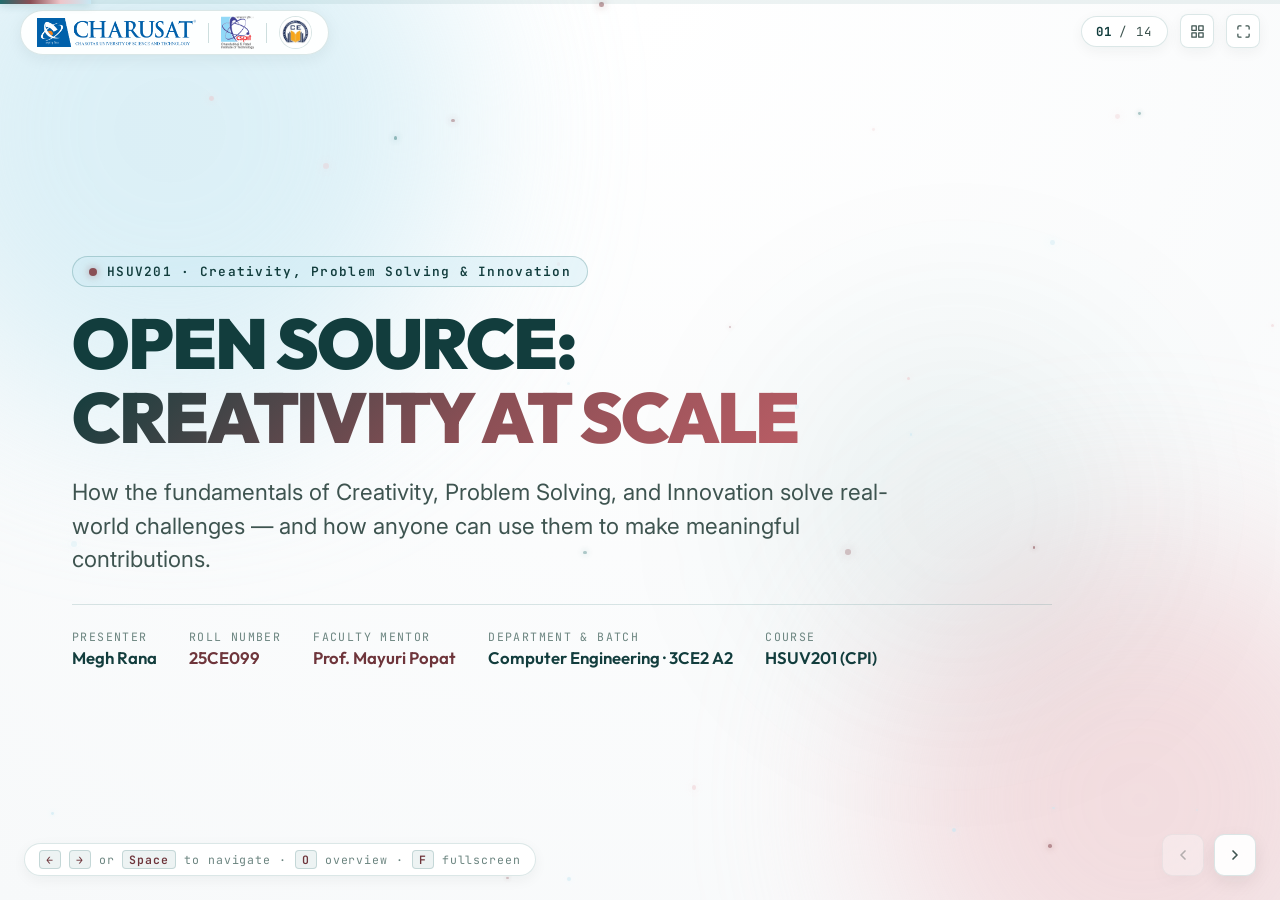
<file: cpsi_presentation/index.html>
<!DOCTYPE html>
<html lang="en">
<head>
  <meta charset="UTF-8">
  <meta name="viewport" content="width=device-width, initial-scale=1.0">
  <title>Open Source: Creativity, Problem Solving &amp; Innovation in the Real World — HSUV201</title>
  <meta name="description" content="Open Source: Creativity at Scale — How the fundamentals of creativity, problem solving and innovation solve real-world challenges and guide meaningful contributions. HSUV201 presentation by Megh Rana.">
  <link rel="stylesheet" href="styles.css">
</head>
<body>

  <!-- Ambient background glow blobs -->
  <div class="ambient-bg">
    <div class="ambient-blob ambient-blob-1"></div>
    <div class="ambient-blob ambient-blob-2"></div>
    <div class="ambient-blob ambient-blob-3"></div>
  </div>

  <!-- Top Progress Bar -->
  <div class="progress-bar">
    <div class="progress-fill" id="progressFill"></div>
  </div>

  <!-- Fixed Institutional Brand Bar (Visible across all slides) -->
  <div class="inst-brand-bar">
    <img src="assets/charusat_logo.png" alt="CHARUSAT Logo" class="brand-logo logo-charusat">
    <span class="brand-divider"></span>
    <img src="assets/cspit_logo.png" alt="CSPIT Logo" class="brand-logo logo-cspit">
    <span class="brand-divider"></span>
    <img src="assets/ce_logo.jpg" alt="CE Department Logo" class="brand-logo logo-ce">
  </div>

  <!-- Top Bar Controls -->
  <div class="top-bar">
    <div class="slide-counter" id="slideCounter">
      <span class="current-num">01</span> / 14
    </div>
    <button class="control-btn" id="btnOverview" title="Slide Overview (O)">
      <svg width="15" height="15" viewBox="0 0 24 24" fill="none" stroke="currentColor" stroke-width="2" stroke-linecap="round" stroke-linejoin="round">
        <rect x="3" y="3" width="7" height="7"></rect>
        <rect x="14" y="3" width="7" height="7"></rect>
        <rect x="14" y="14" width="7" height="7"></rect>
        <rect x="3" y="14" width="7" height="7"></rect>
      </svg>
    </button>
    <button class="control-btn" id="btnFullscreen" title="Toggle Fullscreen (F)">
      <svg width="15" height="15" viewBox="0 0 24 24" fill="none" stroke="currentColor" stroke-width="2" stroke-linecap="round" stroke-linejoin="round">
        <path d="M8 3H5a2 2 0 0 0-2 2v3m18 0V5a2 2 0 0 0-2-2h-3m0 18h3a2 2 0 0 0 2-2v-3M3 16v3a2 2 0 0 0 2 2h3"></path>
      </svg>
    </button>
  </div>

  <!-- Floating Nav Controls -->
  <div class="quick-nav">
    <button class="nav-arrow-btn" id="btnPrev" title="Previous Slide (←)" disabled>
      <svg width="16" height="16" viewBox="0 0 24 24" fill="none" stroke="currentColor" stroke-width="2.5" stroke-linecap="round" stroke-linejoin="round">
        <polyline points="15 18 9 12 15 6"></polyline>
      </svg>
    </button>
    <button class="nav-arrow-btn" id="btnNext" title="Next Slide (→)">
      <svg width="16" height="16" viewBox="0 0 24 24" fill="none" stroke="currentColor" stroke-width="2.5" stroke-linecap="round" stroke-linejoin="round">
        <polyline points="9 18 15 12 9 6"></polyline>
      </svg>
    </button>
  </div>

  <!-- Navigation Hint -->
  <div class="nav-hint" id="navHint">
    <span class="key">←</span> <span class="key">→</span> or <span class="key">Space</span> to navigate · <span class="key">O</span> overview · <span class="key">F</span> fullscreen
  </div>

  <!-- ==================== SLIDES WRAPPER ==================== -->
  <div class="slides-container">

    <!-- ==================== SLIDE 1: TITLE HERO ==================== -->
    <section class="slide active" id="slide-1">
      <div class="slide-content">
        <div class="title-hero">
          <div class="subject-badge anim-item anim-delay-1">
            <span class="badge-dot"></span>
            HSUV201 · Creativity, Problem Solving &amp; Innovation
          </div>

          <h1 class="anim-item anim-delay-2">
            OPEN SOURCE: <br>
            <span class="gradient-text">CREATIVITY AT SCALE</span>
          </h1>

          <p class="hero-subtitle anim-item anim-delay-3">
            How the fundamentals of Creativity, Problem Solving, and Innovation solve real-world challenges — and how anyone can use them to make meaningful contributions.
          </p>

          <div class="hero-meta-bar anim-item anim-delay-4">
            <div class="meta-item">
              <span class="meta-label">Presenter</span>
              <span class="meta-value">Megh Rana</span>
            </div>
            <div class="meta-item">
              <span class="meta-label">Roll Number</span>
              <span class="meta-value value-rose">25CE099</span>
            </div>
            <div class="meta-item">
              <span class="meta-label">Faculty Mentor</span>
              <span class="meta-value value-rose">Prof. Mayuri Popat</span>
            </div>
            <div class="meta-item">
              <span class="meta-label">Department &amp; Batch</span>
              <span class="meta-value">Computer Engineering · 3CE2 A2</span>
            </div>
            <div class="meta-item">
              <span class="meta-label">Course</span>
              <span class="meta-value">HSUV201 (CPI)</span>
            </div>
          </div>
        </div>
      </div>
    </section>

    <!-- ==================== SLIDE 2: WHAT IS OPEN SOURCE REALLY? ==================== -->
    <section class="slide" id="slide-2">
      <div class="slide-content">
        <div class="slide-header anim-item anim-delay-1">
          <div class="slide-tag tag-rose">// 01 THE CORE QUESTION</div>
          <h2>What is Open Source <span class="highlight-pine">Really?</span></h2>
          <p class="slide-subtitle">Beyond code repositories and legal licenses, open source is humanity's largest living laboratory for fundamental problem-solving methodologies.</p>
        </div>

        <div class="grid-3 anim-item anim-delay-2">
          <!-- Pillar 1 -->
          <div class="cpsi-card card-rose">
            <div class="card-icon icon-rose">
              <svg viewBox="0 0 24 24" fill="none" stroke="currentColor" stroke-width="2">
                <path d="M12 2a7 7 0 0 1 7 7c0 2.38-1.19 4.47-3 5.74V17a2 2 0 0 1-2 2h-4a2 2 0 0 1-2-2v-2.26C6.19 13.47 5 11.38 5 9a7 7 0 0 1 7-7z"></path>
                <line x1="9" y1="21" x2="15" y2="21"></line>
              </svg>
            </div>
            <div class="card-title title-rose">1. Creativity</div>
            <p class="card-text">
              Where do breakthroughs come from when there is <strong>no boss giving instructions</strong>? How do individuals observe everyday pain points and generate unexpected, novel ideas?
            </p>
            <div class="card-footer-pill">Divergence &amp; Vision</div>
          </div>

          <!-- Pillar 2 -->
          <div class="cpsi-card">
            <div class="card-icon">
              <svg viewBox="0 0 24 24" fill="none" stroke="currentColor" stroke-width="2">
                <circle cx="12" cy="12" r="10"></circle>
                <path d="M9.09 9a3 3 0 0 1 5.83 1c0 2-3 3-3 3"></path>
                <line x1="12" y1="17" x2="12.01" y2="17"></line>
              </svg>
            </div>
            <div class="card-title title-pine">2. Problem Solving</div>
            <p class="card-text">
              How do thousands of strangers identify the <strong>true root cause</strong> of a failure instead of just masking the symptom? How do they break overwhelming complexity into conquerable pieces?
            </p>
            <div class="card-footer-pill pill-pine">Root Cause &amp; Decomposition</div>
          </div>

          <!-- Pillar 3 -->
          <div class="cpsi-card card-sky">
            <div class="card-icon">
              <svg viewBox="0 0 24 24" fill="none" stroke="currentColor" stroke-width="2">
                <polygon points="13 2 3 14 12 14 11 22 21 10 12 10 13 2"></polygon>
              </svg>
            </div>
            <div class="card-title title-pine">3. Innovation</div>
            <p class="card-text">
              How do small, individual 1% improvements compound into <strong>planetary shifts</strong> that power hospitals, space missions, and everyday smartphones?
            </p>
            <div class="card-footer-pill pill-pine">Compound Scale &amp; Impact</div>
          </div>
        </div>

        <div class="quote-banner anim-item anim-delay-3" style="margin-top: 1.5rem;">
          <div class="quote-mark">“</div>
          <div class="quote-text">
            “Open Source is not merely a method for developing software; it is a collaborative philosophy for addressing human challenges in the open.”
          </div>
          <div class="quote-author">
            <span>— The Fundamental Thesis of CPI in the Real World</span>
          </div>
        </div>
      </div>
    </section>

    <!-- ==================== SLIDE 3: CREATIVITY - PROBLEM FINDING & EMPATHY ==================== -->
    <section class="slide" id="slide-3">
      <div class="slide-content">
        <div class="slide-header anim-item anim-delay-1">
          <div class="slide-tag tag-rose">// 02 CREATIVITY IN ACTION</div>
          <h2>Step 1 of Creativity: <span class="highlight-rose">Empathy &amp; Problem Finding</span></h2>
          <p class="slide-subtitle">In classroom Design Thinking, creativity begins with empathy. In the real world, the most creative contributors are those who notice what everyone else ignores.</p>
        </div>

        <div class="grid-2 anim-item anim-delay-2">
          <!-- Left: Empathy -->
          <div class="cpsi-card card-rose">
            <div class="card-title title-rose">Unconscious Pain vs. Creative Awareness</div>
            <p class="card-text">
              Most people adapt to bad tools. They accept that a workflow takes 10 repetitive clicks, that an error message is confusing, or that software runs slowly on older computers.<br><br>
              <strong>Creative thinkers refuse to accept unnecessary friction:</strong><br>
              • They observe where everyday people get stuck.<br>
              • They ask the simple, childlike question: <em>“Why does it have to be this hard?”</em><br>
              • They empathize with non-technical users who are left behind.
            </p>
            <div class="card-footer-pill">Empathy-Driven Problem Discovery</div>
          </div>

          <!-- Right: Real-World Story (VLC) -->
          <div class="cpsi-card">
            <div class="card-icon">
              <svg viewBox="0 0 24 24" fill="none" stroke="currentColor" stroke-width="2">
                <polygon points="5 3 19 12 5 21 5 3"></polygon>
              </svg>
            </div>
            <div class="card-title title-pine">Real-World Story: The Birth of VLC</div>
            <p class="card-text">
              In 1996, college students at École Centrale Paris had a fast campus network, but couldn't stream TV broadcasts or play diverse video formats across their student dorms.<br><br>
              Instead of waiting for commercial companies to solve it, they used <strong>empathy for their peers</strong> to creatively build <strong>VLC Media Player</strong>. Today, that student project has been downloaded over <strong>3 billion times</strong> worldwide and plays any video on any device without commercial bloat or paywalls.
            </p>
            <div class="card-footer-pill pill-pine">From Campus Frustration to Global Impact</div>
          </div>
        </div>
      </div>
    </section>

    <!-- ==================== SLIDE 4: CREATIVITY - DIVERGENT THINKING & REMIX ==================== -->
    <section class="slide" id="slide-4">
      <div class="slide-content">
        <div class="slide-header anim-item anim-delay-1">
          <div class="slide-tag tag-pine">// 03 CREATIVE METHODOLOGIES</div>
          <h2>Divergent Thinking &amp; <span class="highlight-pine">The Remix Culture</span></h2>
          <p class="slide-subtitle">True creativity is rarely an isolated spark from nothing. It is combinatorial thinking: connecting two things that no one thought to combine.</p>
        </div>

        <div class="grid-3 anim-item anim-delay-2">
          <!-- Card 1 -->
          <div class="cpsi-card">
            <div class="card-icon">
              <svg viewBox="0 0 24 24" fill="none" stroke="currentColor" stroke-width="2">
                <circle cx="12" cy="12" r="10"></circle>
                <path d="M8 12h8"></path>
                <path d="M12 8v8"></path>
              </svg>
            </div>
            <div class="card-title title-pine">Divergent Ideation</div>
            <p class="card-text">
              When faced with an issue, conventional thinkers stop at the first workable answer. Open communities practice <strong>divergence</strong>: exploring 10 unconventional ways to solve it before selecting the most elegant one.
            </p>
            <div class="card-footer-pill pill-pine">Quantity Breeds Quality</div>
          </div>

          <!-- Card 2 -->
          <div class="cpsi-card card-rose">
            <div class="card-icon icon-rose">
              <svg viewBox="0 0 24 24" fill="none" stroke="currentColor" stroke-width="2">
                <path d="M4 12v8a2 2 0 0 0 2 2h12a2 2 0 0 0 2-2v-8"></path>
                <polyline points="16 6 12 2 8 6"></polyline>
                <line x1="12" y1="2" x2="12" y2="15"></line>
              </svg>
            </div>
            <div class="card-title title-rose">Combinatorial Remixing</div>
            <p class="card-text">
              <em>“Good artists copy; great artists steal.”</em> Innovators borrow proven ideas across boundaries—taking gaming joystick mechanics to steer surgical robots, or adopting Wikipedia's hyperlinked knowledge model for collaborative textbooks.
            </p>
            <div class="card-footer-pill">Cross-Domain Synthesis</div>
          </div>

          <!-- Card 3 -->
          <div class="cpsi-card">
            <div class="card-icon">
              <svg viewBox="0 0 24 24" fill="none" stroke="currentColor" stroke-width="2">
                <rect x="2" y="7" width="20" height="14" rx="2" ry="2"></rect>
                <path d="M16 21V5a2 2 0 0 0-2-2h-4a2 2 0 0 0-2 2v16"></path>
              </svg>
            </div>
            <div class="card-title title-pine">Creative Constraints</div>
            <p class="card-text">
              Creativity flourishes when resources are scarce. Open-source creators often work with zero funding and older hardware, forcing them to engineer ultra-efficient, lightweight, and elegant solutions.
            </p>
            <div class="card-footer-pill pill-pine">Constraint Fosters Genius</div>
          </div>
        </div>
      </div>
    </section>

    <!-- ==================== SLIDE 5: OVERCOMING THE BLANK CANVAS ==================== -->
    <section class="slide" id="slide-5">
      <div class="slide-content">
        <div class="slide-header anim-item anim-delay-1">
          <div class="slide-tag tag-rose">// 04 CREATIVE ACCESSIBILITY</div>
          <h2>Overcoming the Fear of the <span class="highlight-rose">Blank Canvas</span></h2>
          <p class="slide-subtitle">In traditional creativity, staring at an empty sheet of paper induces paralysis. Open source provides psychological safety through scaffolding.</p>
        </div>

        <div class="grid-2-1 anim-item anim-delay-2">
          <!-- Left: Scaffolding -->
          <div class="cpsi-card">
            <div class="card-title title-pine">Scaffolding: Standing on Existing Shoulders</div>
            <p class="card-text">
              In the open world, you never start with an empty page:<br><br>
              • <strong>Working Foundations:</strong> You are given an entire existing, operational project to explore.<br>
              • <strong>Low Barrier to Experiment:</strong> You can tweak one button color, clarify one confusing sentence, or optimize one small calculation.<br>
              • <strong>The "Personal Sandbox" Principle (Forking):</strong> You never risk breaking the main project. You duplicate a personal playground, experiment freely, make mistakes, and learn without pressure.
            </p>
            <div class="card-footer-pill pill-pine">Psychological Safety in Innovation</div>
          </div>

          <!-- Right: Permissive Experimentation -->
          <div class="cpsi-card card-rose">
            <div class="card-icon icon-rose">
              <svg viewBox="0 0 24 24" fill="none" stroke="currentColor" stroke-width="2">
                <line x1="6" y1="3" x2="6" y2="15"></line>
                <circle cx="18" cy="6" r="3"></circle>
                <circle cx="6" cy="18" r="3"></circle>
                <path d="M18 9a9 9 0 0 1-9 9"></path>
              </svg>
            </div>
            <div class="card-title title-rose">Permissionless Prototyping</div>
            <p class="card-text">
              In traditional organizations, you need endless approvals, budget reviews, and weeks of committee meetings to test a creative idea.<br><br>
              In open source, there are <strong>zero gatekeepers</strong>: you prototype your idea this evening, test it with friends, and let tangible results speak for themselves.
            </p>
            <div class="card-footer-pill">Action Over Bureaucracy</div>
          </div>
        </div>

        <div class="quote-banner anim-item anim-delay-3" style="margin-top: 1.25rem;">
          <div class="quote-mark">“</div>
          <div class="quote-text">
            “You don't need to build a whole car to be creative. Sometimes the greatest contribution is designing a windshield wiper that doesn't squeak.”
          </div>
          <div class="quote-author">
            <span>— The Modular Philosophy of Real-World Contribution</span>
          </div>
        </div>
      </div>
    </section>

    <!-- ==================== SLIDE 6: PROBLEM SOLVING - ROOT CAUSE VS SYMPTOMS ==================== -->
    <section class="slide" id="slide-6">
      <div class="slide-content">
        <div class="slide-header anim-item anim-delay-1">
          <div class="slide-tag tag-pine">// 05 PROBLEM SOLVING FUNDAMENTALS</div>
          <h2>Problem Framing: <span class="highlight-pine">Root Causes vs. Symptoms</span></h2>
          <p class="slide-subtitle">Albert Einstein famously said: “If I had an hour to solve a problem, I'd spend 55 minutes thinking about the problem and 5 minutes thinking about solutions.”</p>
        </div>

        <div class="versus-container anim-item anim-delay-2">
          <!-- Left: Shallow symptom -->
          <div class="cpsi-card card-side-closed">
            <div class="card-title title-rose">Surface-Level Problem "Patching"</div>
            <p class="card-text">
              • <strong>Symptom:</strong> An international student registration portal rejects applicants with accents or special characters in their names (e.g. <em>“Renée”</em> or <em>“José”</em>).<br>
              • <strong>Shallow Fix:</strong> Add a warning note telling students to remove accents and type <em>“Renee”</em>.<br>
              • <strong>Result:</strong> Disrespects cultural identity, frustrates applicants, and leaves the underlying system rigid and fragile for future global users.<br><br>
              <em>This treats the symptom while leaving the real flaw untouched.</em>
            </p>
            <div class="card-footer-pill">Symptom Suppression · Fragile</div>
          </div>

          <!-- Divider -->
          <div class="versus-divider">
            <div class="versus-line"></div>
            <span class="versus-badge">VS</span>
            <div class="versus-line"></div>
          </div>

          <!-- Right: Deep root cause -->
          <div class="cpsi-card card-side-open">
            <div class="card-title title-pine">Systematic Root-Cause Analysis (The 5 Whys)</div>
            <p class="card-text">
              • <strong>Why did it reject the name?</strong> The validation form only allowed standard A-Z English letters.<br>
              • <strong>Why was that rule written?</strong> The designers only tested with names from their own local language.<br>
              • <strong>Why?</strong> The design phase lacked empathy for diverse global users.<br>
              • <strong>Root Cause:</strong> Narrow assumptions during initial problem framing.<br>
              • <strong>Root Solution:</strong> Adopt universal text standards so every human name is celebrated and accepted seamlessly worldwide.<br><br>
              <em>First-principles thinking creates inclusive, permanent solutions.</em>
            </p>
            <div class="card-footer-pill pill-pine">First-Principles Resolution · Resilient</div>
          </div>
        </div>
      </div>
    </section>

    <!-- ==================== SLIDE 7: PROBLEM SOLVING - DECOMPOSITION ==================== -->
    <section class="slide" id="slide-7">
      <div class="slide-content">
        <div class="slide-header anim-item anim-delay-1">
          <div class="slide-tag tag-pine">// 06 SYSTEMIC PROBLEM SOLVING</div>
          <h2>Decomposition: <span class="highlight-pine">How to Eat an Elephant</span></h2>
          <p class="slide-subtitle">When people face an overwhelming challenge with thousands of moving parts, they freeze. Problem solving is the art of breaking the massive into the manageable.</p>
        </div>

        <div class="pipeline-steps anim-item anim-delay-2">
          <!-- Step 1 -->
          <div class="pipeline-step">
            <span class="step-num">STEP 01</span>
            <div class="step-title">Isolate the Trigger</div>
            <div class="step-desc">
              Strip away unnecessary noise until you have the smallest, simplest scenario where the problem reliably repeats. Don't fight the whole fog; spotlight the exact moment of failure.
            </div>
          </div>

          <!-- Step 2 -->
          <div class="pipeline-step step-rose">
            <span class="step-num">STEP 02</span>
            <div class="step-title" style="color: var(--smoky-rose-dark);">Divide &amp; Conquer</div>
            <div class="step-desc">
              Split the challenge into halves at each step. Is the issue in input capture or display? In the physical device or the connection? Cut the search space in half with every check.
            </div>
          </div>

          <!-- Step 3 -->
          <div class="pipeline-step">
            <span class="step-num">STEP 03</span>
            <div class="step-title">Solve Step-by-Step</div>
            <div class="step-desc">
              Create a targeted, bite-sized solution for that specific sub-problem. A clean 1-step focused improvement is infinitely more reliable than a massive, chaotic overhaul.
            </div>
          </div>

          <!-- Step 4 -->
          <div class="pipeline-step">
            <span class="step-num">STEP 04</span>
            <div class="step-title">Build Guardrails</div>
            <div class="step-desc">
              Once solved, create a clear verification checkpoint. If someone faces the same situation three years from now, the process automatically catches it.
            </div>
          </div>
        </div>

        <div class="cpsi-card anim-item anim-delay-3" style="margin-top: 1.5rem;">
          <div class="card-title title-pine">Cognitive Chunking in Daily Life</div>
          <p class="card-text">
            This decomposition skill is identical to how doctors diagnose symptoms, civil engineers design bridges, or chefs coordinate banquets: you never solve a complex system as one giant block. You isolate components, check connections, and solve step-by-step.
          </p>
        </div>
      </div>
    </section>

    <!-- ==================== SLIDE 8: PROBLEM SOLVING - ITERATIVE FEEDBACK LOOPS ==================== -->
    <section class="slide" id="slide-8">
      <div class="slide-content">
        <div class="slide-header anim-item anim-delay-1">
          <div class="slide-tag tag-rose">// 07 PROBLEM SOLVING METHODOLOGIES</div>
          <h2>The Iterative Loop: <span class="highlight-rose">Reframing Failure into Growth</span></h2>
          <p class="slide-subtitle">In classroom exams, mistakes lead to lost marks. In real-world problem solving, catching a mistake early is celebrated as a discovery.</p>
        </div>

        <div class="grid-3 anim-item anim-delay-2">
          <!-- Card 1 -->
          <div class="cpsi-card">
            <div class="card-icon">
              <svg viewBox="0 0 24 24" fill="none" stroke="currentColor" stroke-width="2">
                <path d="M21.5 2v6h-6M21.34 15.57a10 10 0 1 1-.57-8.38l5.67-5.67"></path>
              </svg>
            </div>
            <div class="card-title title-pine">The Scientific Loop</div>
            <p class="card-text">
              <strong>Hypothesis $\rightarrow$ Test $\rightarrow$ Observe $\rightarrow$ Refine.</strong><br><br>
              Problem solvers do not expect their first attempt to be flawless. They treat every draft as a working prototype designed to surface unexpected edge cases.
            </p>
            <div class="card-footer-pill pill-pine">Hypothesis-Driven Iteration</div>
          </div>

          <!-- Card 2 -->
          <div class="cpsi-card card-rose">
            <div class="card-icon icon-rose">
              <svg viewBox="0 0 24 24" fill="none" stroke="currentColor" stroke-width="2">
                <circle cx="12" cy="12" r="10"></circle>
                <line x1="12" y1="8" x2="12" y2="12"></line>
                <line x1="12" y1="16" x2="12.01" y2="16"></line>
              </svg>
            </div>
            <div class="card-title title-rose">Peer Review as Mentorship</div>
            <p class="card-text">
              When a collaborator points out an oversight in your work, they are offering <strong>free personalized mentorship</strong>. They show you a perspective you had never considered, expanding your mental model.
            </p>
            <div class="card-footer-pill">Constructive Peer Evaluation</div>
          </div>

          <!-- Card 3 -->
          <div class="cpsi-card">
            <div class="card-icon">
              <svg viewBox="0 0 24 24" fill="none" stroke="currentColor" stroke-width="2">
                <path d="M14 9V5a3 3 0 0 0-3-3l-4 9v11h11.28a2 2 0 0 0 2-1.7l1.38-9a2 2 0 0 0-2-2.3zM7 22H4a2 2 0 0 1-2-2v-7a2 2 0 0 1 2-2h3"></path>
              </svg>
            </div>
            <div class="card-title title-pine">Blameless Retrospectives</div>
            <p class="card-text">
              When a breakdown happens in open communities, the question is never <em>“Who broke it?”</em> but <em>“What hole in our verification process allowed this to happen?”</em> Fixing the system prevents future human error.
            </p>
            <div class="card-footer-pill pill-pine">Psychological Safety &amp; Resilience</div>
          </div>
        </div>
      </div>
    </section>

    <!-- ==================== SLIDE 9: INNOVATION - INCREMENTAL VS RADICAL ==================== -->
    <section class="slide" id="slide-9">
      <div class="slide-content">
        <div class="slide-header anim-item anim-delay-1">
          <div class="slide-tag tag-pine">// 08 INNOVATION THEORY</div>
          <h2>The Myth of the Eureka Moment: <span class="highlight-pine">Incremental Innovation</span></h2>
          <p class="slide-subtitle">Popular media portrays innovation as a lone genius having a sudden lightning flash of insight. In the real world, innovation is compounding 1% daily progress.</p>
        </div>

        <div class="grid-2-1 anim-item anim-delay-2">
          <!-- Left: Compounding Concept -->
          <div class="cpsi-card">
            <div class="card-title title-pine">How 1% Improvements Change the World</div>
            <p class="card-text">
              In business and technology innovation (the Kaizen principle):<br><br>
              • <strong>Day 1:</strong> Someone builds a basic, clunky prototype that barely works.<br>
              • <strong>Month 6:</strong> Ten people clarify instructions, fix usability hurdles, and translate it into 5 languages.<br>
              • <strong>Year 3:</strong> A wider community refines performance, adds security, and makes it rock-solid.<br>
              • <strong>Year 10:</strong> That "simple prototype" powers millions of devices and displaces multi-billion-dollar incumbents.
            </p>
            <div class="card-footer-pill pill-pine">The Compounding Power of Open Progress</div>
          </div>

          <!-- Right: Real-World Case (Blender) -->
          <div class="cpsi-card card-rose">
            <div class="card-icon icon-rose">
              <svg viewBox="0 0 24 24" fill="none" stroke="currentColor" stroke-width="2">
                <polygon points="12 2 2 7 12 12 22 7 12 2"></polygon>
                <polyline points="2 17 12 22 22 17"></polyline>
                <polyline points="2 12 12 17 22 12"></polyline>
              </svg>
            </div>
            <div class="card-title title-rose">Real-World Case: Blender 3D</div>
            <p class="card-text">
              Commercial 3D software cost $2,000/year, locking out students and indie artists globally.<br><br>
              Open source <strong>Blender</strong> was started by community passion. Year after year, animators, mathematicians, and designers contributed small incremental improvements. Today, Blender matches Hollywood studios and won an Academy Scientific Award!
            </p>
            <div class="card-footer-pill">From Indie Hobby to Industry Standard</div>
          </div>
        </div>
      </div>
    </section>

    <!-- ==================== SLIDE 10: INNOVATION - OPEN COLLABORATION & NETWORK EFFECTS ==================== -->
    <section class="slide" id="slide-10">
      <div class="slide-content">
        <div class="slide-header anim-item anim-delay-1">
          <div class="slide-tag tag-pine">// 09 COLLABORATIVE INNOVATION</div>
          <h2>Open Collaboration &amp; <span class="highlight-pine">Network Effects</span></h2>
          <p class="slide-subtitle">Henry Chesbrough’s Open Innovation model: Why hoarding intellectual property creates dead ends, while sharing creates compounding ecosystems.</p>
        </div>

        <div class="grid-3 anim-item anim-delay-2">
          <!-- Card 1 -->
          <div class="cpsi-card">
            <div class="card-icon">
              <svg viewBox="0 0 24 24" fill="none" stroke="currentColor" stroke-width="2">
                <rect x="3" y="11" width="18" height="11" rx="2" ry="2"></rect>
                <path d="M7 11V7a5 5 0 0 1 10 0v4"></path>
              </svg>
            </div>
            <div class="card-title title-pine">Closed Silo Trap</div>
            <p class="card-text">
              Companies that guard secrets behind closed doors waste millions re-inventing the same wheels that competitors have already solved, creating redundant, wasted human effort.
            </p>
            <div class="card-footer-pill pill-pine">Zero-Sum Siloing</div>
          </div>

          <!-- Card 2 -->
          <div class="cpsi-card card-rose">
            <div class="card-icon icon-rose">
              <svg viewBox="0 0 24 24" fill="none" stroke="currentColor" stroke-width="2">
                <circle cx="18" cy="5" r="3"></circle>
                <circle cx="6" cy="12" r="3"></circle>
                <circle cx="18" cy="19" r="3"></circle>
                <line x1="8.59" y1="13.51" x2="15.42" y2="17.49"></line>
                <line x1="15.41" y1="6.51" x2="8.59" y2="10.49"></line>
              </svg>
            </div>
            <div class="card-title title-rose">Collective Intelligence (Networks)</div>
            <p class="card-text">
              The value of an open tool scales exponentially with every new participant. When thousands of diverse minds use, test, and improve a shared tool, bugs are discovered faster and features evolve at 10x speed.
            </p>
            <div class="card-footer-pill">Positive-Sum Multiplier</div>
          </div>

          <!-- Card 3 -->
          <div class="cpsi-card">
            <div class="card-icon">
              <svg viewBox="0 0 24 24" fill="none" stroke="currentColor" stroke-width="2">
                <polyline points="22 12 18 12 15 21 9 3 6 12 2 12"></polyline>
              </svg>
            </div>
            <div class="card-title title-pine">Shared Global Commons</div>
            <p class="card-text">
              When foundational tools (operating systems, web protocols, shared knowledge libraries) are built in the open, they become public utilities. Future innovators can build next-generation applications on top for free.
            </p>
            <div class="card-footer-pill pill-pine">Lego-Block Composability</div>
          </div>
        </div>
      </div>
    </section>

    <!-- ==================== SLIDE 11: INNOVATION - REAL-WORLD HUMAN IMPACT ==================== -->
    <section class="slide" id="slide-11">
      <div class="slide-content">
        <div class="slide-header anim-item anim-delay-1">
          <div class="slide-tag tag-rose">// 10 REAL-WORLD IMPACT</div>
          <h2>Real-World Innovation: <span class="highlight-rose">Solving Global Human Challenges</span></h2>
          <p class="slide-subtitle">Innovation is only meaningful if it improves human lives. Open-source problem solving bridges critical societal gaps that commercial markets ignore.</p>
        </div>

        <div class="grid-3 anim-item anim-delay-2">
          <!-- Impact 1: Accessibility -->
          <div class="cpsi-card card-rose">
            <div class="card-icon icon-rose">
              <svg viewBox="0 0 24 24" fill="none" stroke="currentColor" stroke-width="2">
                <path d="M1 12s4-8 11-8 11 8 11 8-4 8-11 8-11-8-11-8z"></path>
                <circle cx="12" cy="12" r="3"></circle>
              </svg>
            </div>
            <div class="card-title title-rose">Accessibility &amp; Inclusion</div>
            <p class="card-text">
              Commercial screen readers for the blind cost upwards of $1,000. Blind contributors created <strong>NVDA (NonVisual Desktop Access)</strong> as a free, open-source screen reader—empowering millions of visually impaired students across developing countries.
            </p>
            <div class="card-footer-pill">Democratizing Access</div>
          </div>

          <!-- Impact 2: Education -->
          <div class="cpsi-card">
            <div class="card-icon">
              <svg viewBox="0 0 24 24" fill="none" stroke="currentColor" stroke-width="2">
                <path d="M4 19.5A2.5 2.5 0 0 1 6.5 17H20"></path>
                <path d="M6.5 2H20v20H6.5A2.5 2.5 0 0 1 4 19.5v-15A2.5 2.5 0 0 1 6.5 2z"></path>
              </svg>
            </div>
            <div class="card-title title-pine">Equitable Education</div>
            <p class="card-text">
              Linux, Python, Wikipedia, and open educational simulators allow a curious student in an Indian village with a $50 refurbished laptop to access the exact same programming tools and knowledge as a student at MIT or Stanford.
            </p>
            <div class="card-footer-pill pill-pine">Leveling the Playing Field</div>
          </div>

          <!-- Impact 3: Disaster Response -->
          <div class="cpsi-card">
            <div class="card-icon">
              <svg viewBox="0 0 24 24" fill="none" stroke="currentColor" stroke-width="2">
                <polygon points="1 6 1 22 8 18 16 22 23 18 23 2 16 6 8 2 1 6"></polygon>
                <line x1="8" y1="2" x2="8" y2="18"></line>
                <line x1="16" y1="6" x2="16" y2="22"></line>
              </svg>
            </div>
            <div class="card-title title-pine">Crisis &amp; Healthcare</div>
            <p class="card-text">
              When natural disasters strike, commercial maps often fail. <strong>OpenStreetMap</strong> volunteers map destroyed bridges, evacuation routes, and aid stations within hours, saving lives in real-time during earthquakes and floods.
            </p>
            <div class="card-footer-pill pill-pine">Rapid Humanitarian Coordination</div>
          </div>
        </div>
      </div>
    </section>

    <!-- ==================== SLIDE 12: THE CONTRIBUTOR PLAYBOOK ==================== -->
    <section class="slide" id="slide-12">
      <div class="slide-content">
        <div class="slide-header anim-item anim-delay-1">
          <div class="slide-tag tag-pine">// 11 APPLIED CPI PLAYBOOK</div>
          <h2>The Contributor Playbook: <span class="highlight-pine">Applying CPI in Practice</span></h2>
          <p class="slide-subtitle">How any university student can apply Creativity, Problem Solving, and Innovation step-by-step to make their very first real-world contribution.</p>
        </div>

        <div class="pipeline-steps anim-item anim-delay-2">
          <!-- Step 1 -->
          <div class="pipeline-step step-rose">
            <span class="step-num">PHASE 1</span>
            <div class="step-title" style="color: var(--smoky-rose-dark);">1. Empathize &amp; Spot Pain</div>
            <div class="step-desc">
              <strong>Creativity:</strong> Notice everyday friction in an open tool, guide, or website you use. Is the documentation confusing? Is an explanation unclear? Does a button fail on mobile screens?
            </div>
          </div>

          <!-- Step 2 -->
          <div class="pipeline-step">
            <span class="step-num">PHASE 2</span>
            <div class="step-title">2. Frame the Root Issue</div>
            <div class="step-desc">
              <strong>Problem Solving:</strong> Don't just complain. Clearly document what happened vs. what was expected, gather the facts, and understand the real user pain point before jumping to conclusions.
            </div>
          </div>

          <!-- Step 3 -->
          <div class="pipeline-step">
            <span class="step-num">PHASE 3</span>
            <div class="step-title">3. Prototype in a Sandbox</div>
            <div class="step-desc">
              <strong>Creativity + Action:</strong> Make a copy in your personal workspace. Draft a clean, minimal improvement. Test it thoroughly to verify that it solves the issue without causing new friction.
            </div>
          </div>

          <!-- Step 4 -->
          <div class="pipeline-step step-rose">
            <span class="step-num">PHASE 4</span>
            <div class="step-title" style="color: var(--smoky-rose-dark);">4. Share &amp; Collaborate</div>
            <div class="step-desc">
              <strong>Innovation:</strong> Propose your solution to the maintainers (Pull Request). Welcome review feedback with humility, iterate on advice, and watch your solution ship to thousands of real human users!
            </div>
          </div>
        </div>

        <div class="quote-banner anim-item anim-delay-3" style="margin-top: 1.5rem;">
          <div class="quote-mark">“</div>
          <div class="quote-text" style="font-size: 1.25rem;">
            “You don't start by building a spaceship. You start by fixing a typo in the instruction manual. Every great innovator in history started with that exact same first step.”
          </div>
          <div class="quote-author">
            <span>— The Golden Rule of Collaborative Innovation</span>
          </div>
        </div>
      </div>
    </section>

    <!-- ==================== SLIDE 13: THE CPI SYNTHESIS MATRIX ==================== -->
    <section class="slide" id="slide-13">
      <div class="slide-content">
        <div class="slide-header anim-item anim-delay-1">
          <div class="slide-tag tag-pine">// 12 COURSE SYNTHESIS</div>
          <h2>The CPI Synthesis Matrix: <span class="highlight-pine">Theory to Reality</span></h2>
          <p class="slide-subtitle">A direct side-by-side mapping of the core academic concepts of HSUV201 to the practical realities of the open collaborative world.</p>
        </div>

        <table class="cpsi-matrix anim-item anim-delay-2">
          <thead>
            <tr>
              <th style="width: 22%;">CPI Pillar</th>
              <th style="width: 38%;">Academic / Theoretical Concept</th>
              <th style="width: 40%;">Real-World Open Source Reality</th>
            </tr>
          </thead>
          <tbody>
            <tr>
              <td><span class="tag tag-c">CREATIVITY</span></td>
              <td>
                <strong>Design Thinking &amp; Divergent Ideation</strong>
                • Empathy stage: observing user frustration.<br>
                • Lateral thinking and brainstorming without judgment.<br>
                • Combinatorial creativity (remixing concepts).
              </td>
              <td>
                • Need-driven tools ("scratching an itch").<br>
                • Global cognitive diversity across 150+ countries.<br>
                • Personal sandbox copies: freedom to prototype without gatekeepers.
              </td>
            </tr>
            <tr>
              <td><span class="tag tag-p">PROBLEM SOLVING</span></td>
              <td>
                <strong>Root Cause Analysis &amp; Decomposition</strong>
                • The 5 Whys and First Principles thinking.<br>
                • Breaking complex systems into conquerable chunks.<br>
                • Rapid prototyping and iterative feedback loops.
              </td>
              <td>
                • Isolating exact failure triggers.<br>
                • Bite-sized, focused improvements (atomic updates).<br>
                • Constructive peer review and blameless retrospectives.
              </td>
            </tr>
            <tr>
              <td><span class="tag tag-i">INNOVATION</span></td>
              <td>
                <strong>Open Innovation &amp; Scaling Impact</strong>
                • Henry Chesbrough’s open boundary model.<br>
                • Incremental compounding (Kaizen) vs. myth of "Eureka".<br>
                • Metcalfe’s Law and positive-sum network effects.
              </td>
              <td>
                • Trillions in shared public digital commons.<br>
                • Blender, VLC, Linux, NVDA outperforming closed tools.<br>
                • Everyday students becoming global co-creators.
              </td>
            </tr>
          </tbody>
        </table>
      </div>
    </section>

    <!-- ==================== SLIDE 14: CONCLUSION ==================== -->
    <section class="slide" id="slide-14">
      <div class="slide-content">
        <div class="title-hero" style="max-width: 1000px;">
          <div class="subject-badge anim-item anim-delay-1">
            <span class="badge-dot"></span>
            HSUV201 Final Conclusion · 25CE099
          </div>

          <h1 class="anim-item anim-delay-2" style="font-size: clamp(2.3rem, 4.4vw, 3.6rem);">
            BECOME A <br>
            <span class="gradient-text">CREATIVE PROBLEM SOLVER</span>
          </h1>

          <p class="hero-subtitle anim-item anim-delay-3">
            Open Source teaches us the greatest life lesson of CPI: Do not merely be a passive consumer of other people's technology and ideas. Observe the world with empathy, ask why problems exist, and dare to contribute your piece to the shared commons.
          </p>

          <div class="grid-2 anim-item anim-delay-4" style="margin-top: 1.25rem; width: 100%;">
            <div class="cpsi-card">
              <div class="card-title title-pine">Presenter Information</div>
              <p class="card-text">
                <strong>Megh Rana</strong> · Roll: 25CE099<br>
                Computer Engineering · Batch: 3CE2 A2<br>
                CSPIT · CHARUSAT<br>
                Course: HSUV201 Creativity, Problem Solving and Innovation
              </p>
            </div>

            <div class="cpsi-card card-rose">
              <div class="card-title title-rose">Faculty Mentor &amp; Guidance</div>
              <p class="card-text">
                <strong>Under the Guidance of:</strong><br>
                <span style="font-size: 1.15rem; font-weight: 700; color: var(--smoky-rose-dark); display: inline-block; margin: 4px 0 8px;">Prof. Mayuri Popat</span><br>
                <em>Department of Computer Engineering, CSPIT</em><br><br>
                <em>“The best way to predict the future is to build it in the open.”</em><br>
                <strong>Thank you!</strong>
              </p>
            </div>
          </div>
        </div>
      </div>
    </section>

  </div>

  <!-- ==================== SLIDE OVERVIEW MODAL ==================== -->
  <div class="overview-modal" id="overviewModal">
    <div class="overview-header">
      <div class="overview-title">Slide Overview</div>
      <button class="close-btn" id="btnCloseOverview" title="Close (Esc)">
        <svg width="20" height="20" viewBox="0 0 24 24" fill="none" stroke="currentColor" stroke-width="2" stroke-linecap="round" stroke-linejoin="round">
          <line x1="18" y1="6" x2="6" y2="18"></line>
          <line x1="6" y1="6" x2="18" y2="18"></line>
        </svg>
      </button>
    </div>
    <div class="overview-grid" id="overviewGrid">
      <!-- Injected by script.js -->
    </div>
  </div>

  <script src="script.js"></script>
</body>
</html>
</file>
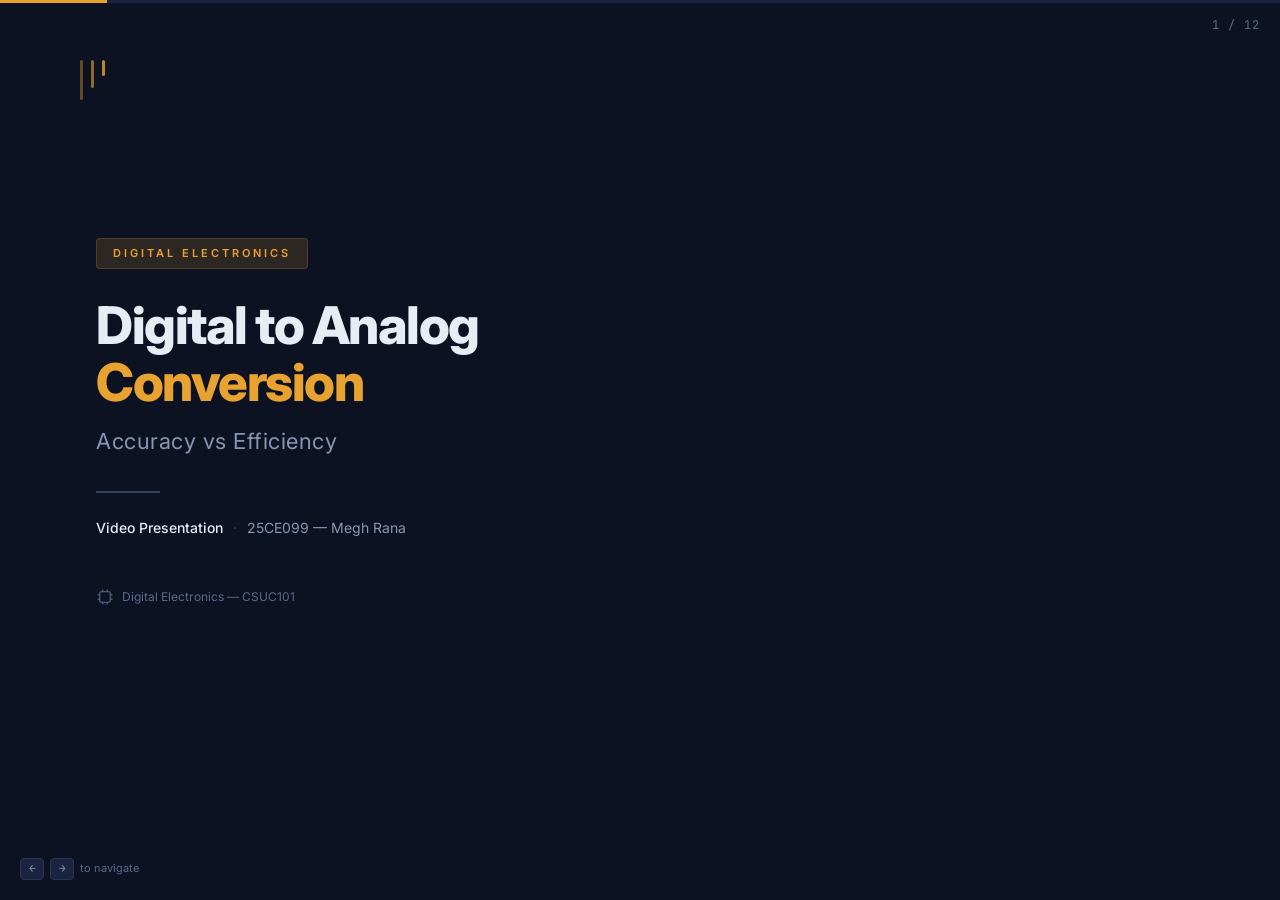
<file: de_presentation/index.html>
<!DOCTYPE html>
<html lang="en">
<head>
  <meta charset="UTF-8">
  <meta name="viewport" content="width=device-width, initial-scale=1.0">
  <title>DAC: Accuracy vs Efficiency — Digital Electronics</title>
  <meta name="description" content="Digital to Analog Conversion: Accuracy vs Efficiency - A Digital Electronics Video Presentation by 25CE099 Megh Rana">
  <link rel="preconnect" href="https://fonts.googleapis.com">
  <link rel="preconnect" href="https://fonts.gstatic.com" crossorigin>
  <link href="https://fonts.googleapis.com/css2?family=Inter:wght@300;400;500;600;700;800;900&family=JetBrains+Mono:wght@400;500&display=swap" rel="stylesheet">
  <link rel="stylesheet" href="styles.css">
</head>
<body>

  <!-- Progress Bar -->
  <div class="progress-bar">
    <div class="progress-fill" id="progressFill"></div>
  </div>

  <!-- Slide Counter -->
  <div class="slide-counter" id="slideCounter">1 / 12</div>

  <!-- Navigation Hints -->
  <div class="nav-hint" id="navHint">
    <span class="key">←</span> <span class="key">→</span> to navigate
  </div>

  <!-- ==================== SLIDE 1: TITLE ==================== -->
  <section class="slide active" id="slide-1">
    <div class="slide-content title-slide">
      <div class="title-decoration">
        <div class="deco-line deco-line-1"></div>
        <div class="deco-line deco-line-2"></div>
        <div class="deco-line deco-line-3"></div>
      </div>
      <div class="title-badge anim-item">Digital Electronics</div>
      <h1 class="main-title anim-item">
        <span class="title-line-1">Digital to Analog</span>
        <span class="title-line-2">Conversion</span>
      </h1>
      <div class="title-subtitle anim-item">Accuracy vs Efficiency</div>
      <div class="title-divider anim-item"></div>
      <div class="title-meta anim-item">
        <span class="meta-label">Video Presentation</span>
        <span class="meta-dot">·</span>
        <span class="meta-value">25CE099 — Megh Rana</span>
      </div>
      <div class="title-footer anim-item">
        <svg class="icon-chip" viewBox="0 0 24 24" width="18" height="18" fill="none" stroke="currentColor" stroke-width="1.5">
          <rect x="5" y="5" width="14" height="14" rx="2"/>
          <line x1="9" y1="2" x2="9" y2="5"/><line x1="15" y1="2" x2="15" y2="5"/>
          <line x1="9" y1="19" x2="9" y2="22"/><line x1="15" y1="19" x2="15" y2="22"/>
          <line x1="2" y1="9" x2="5" y2="9"/><line x1="2" y1="15" x2="5" y2="15"/>
          <line x1="19" y1="9" x2="22" y2="9"/><line x1="19" y1="15" x2="22" y2="15"/>
        </svg>
        <span>Digital Electronics — CSUC101</span>
      </div>
    </div>
  </section>

  <!-- ==================== SLIDE 2: WHAT IS A DAC? ==================== -->
  <section class="slide" id="slide-2">
    <div class="slide-content">
      <div class="slide-header anim-item">
        <span class="slide-number">01</span>
        <h2>What is a DAC?</h2>
      </div>
      <div class="two-col">
        <div class="col-left">
          <div class="card anim-item">
            <h3>The Problem</h3>
            <p>Computers process signals in <strong>discrete binary</strong> form — sequences of 0s and 1s. But the real world operates on <strong>continuous analog</strong> signals — sound, voltage, temperature.</p>
          </div>
          <div class="card anim-item">
            <h3>The Solution</h3>
            <p>A <strong>Digital-to-Analog Converter (DAC)</strong> bridges this gap. It takes a binary digital input and converts it into a proportional <strong>analog voltage or current</strong> output.</p>
          </div>
          <div class="highlight-box anim-item">
            <div class="highlight-icon">⚡</div>
            <div>Every speaker, display, and motor controller relies on DACs to interface digital systems with the physical world.</div>
          </div>
        </div>
        <div class="col-right">
          <div class="diagram-box anim-item">
            <div class="block-diagram">
              <div class="block-input">
                <div class="signal-label">Digital Input</div>
                <div class="binary-stream">
                  <span class="bit">1</span><span class="bit">0</span><span class="bit">1</span><span class="bit">1</span>
                </div>
              </div>
              <div class="block-arrow">
                <svg viewBox="0 0 60 24" width="60" height="24">
                  <line x1="0" y1="12" x2="48" y2="12" stroke="var(--amber)" stroke-width="2"/>
                  <polygon points="48,6 60,12 48,18" fill="var(--amber)"/>
                </svg>
              </div>
              <div class="block-dac">
                <div class="dac-box">DAC</div>
              </div>
              <div class="block-arrow">
                <svg viewBox="0 0 60 24" width="60" height="24">
                  <line x1="0" y1="12" x2="48" y2="12" stroke="var(--teal)" stroke-width="2"/>
                  <polygon points="48,6 60,12 48,18" fill="var(--teal)"/>
                </svg>
              </div>
              <div class="block-output">
                <div class="signal-label">Analog Output</div>
                <svg class="wave-svg" viewBox="0 0 120 50" width="120" height="50">
                  <path d="M0,25 Q15,0 30,25 Q45,50 60,25 Q75,0 90,25 Q105,50 120,25" fill="none" stroke="var(--teal)" stroke-width="2.5" class="wave-path"/>
                </svg>
              </div>
            </div>
          </div>
          <div class="formula-card anim-item">
            <div class="formula-label">Output Voltage</div>
            <div class="formula">V<sub>out</sub> = V<sub>ref</sub> × (D / 2<sup>n</sup>)</div>
            <div class="formula-note">where D = digital input value, n = number of bits</div>
          </div>
        </div>
      </div>
    </div>
  </section>

  <!-- ==================== SLIDE 3: HOW DACs WORK ==================== -->
  <section class="slide" id="slide-3">
    <div class="slide-content">
      <div class="slide-header anim-item">
        <span class="slide-number">02</span>
        <h2>How DACs Work</h2>
      </div>
      <div class="two-col">
        <div class="col-left">
          <div class="card anim-item">
            <h3>The Conversion Process</h3>
            <p>A DAC takes an <strong>n-bit binary word</strong> and generates one of <strong>2<sup>n</sup> possible voltage levels</strong>. The output steps through these levels as the digital input changes.</p>
          </div>
          <div class="step-list anim-item">
            <div class="step">
              <div class="step-num">1</div>
              <div class="step-text"><strong>Receive</strong> the digital binary code</div>
            </div>
            <div class="step">
              <div class="step-num">2</div>
              <div class="step-text"><strong>Weight</strong> each bit by its positional significance</div>
            </div>
            <div class="step">
              <div class="step-num">3</div>
              <div class="step-text"><strong>Sum</strong> the weighted contributions</div>
            </div>
            <div class="step">
              <div class="step-num">4</div>
              <div class="step-text"><strong>Output</strong> the resulting analog voltage</div>
            </div>
          </div>
          <div class="card anim-item">
            <h3>Resolution Matters</h3>
            <p>An <strong>8-bit DAC</strong> produces 256 levels. A <strong>16-bit DAC</strong> produces 65,536 levels — making the staircase output increasingly smooth and closer to the ideal analog signal.</p>
          </div>
        </div>
        <div class="col-right">
          <div class="diagram-box anim-item">
            <div class="staircase-title">Staircase Output — 3-bit DAC</div>
            <svg class="staircase-svg" viewBox="0 0 300 220" width="100%" height="auto">
              <!-- Axes -->
              <line x1="40" y1="10" x2="40" y2="190" stroke="var(--text-dim)" stroke-width="1"/>
              <line x1="40" y1="190" x2="290" y2="190" stroke="var(--text-dim)" stroke-width="1"/>
              <text x="15" y="105" fill="var(--text-dim)" font-size="11" transform="rotate(-90,15,105)" text-anchor="middle" font-family="Inter">Voltage</text>
              <text x="165" y="210" fill="var(--text-dim)" font-size="11" text-anchor="middle" font-family="Inter">Digital Code (000 → 111)</text>
              <!-- Ideal line -->
              <line x1="40" y1="185" x2="280" y2="15" stroke="var(--amber)" stroke-width="1.5" stroke-dasharray="6,4" opacity="0.5"/>
              <!-- Staircase -->
              <polyline points="40,185 72,185 72,160 104,160 104,135 136,135 136,110 168,110 168,85 200,85 200,60 232,60 232,35 280,35" fill="none" stroke="var(--teal)" stroke-width="2.5" class="staircase-path"/>
              <!-- Labels -->
              <text x="283" y="18" fill="var(--amber)" font-size="9" font-family="Inter">Ideal</text>
              <text x="283" y="38" fill="var(--teal)" font-size="9" font-family="Inter">Actual</text>
              <!-- Level labels -->
              <text x="35" y="188" fill="var(--text-dim)" font-size="8" text-anchor="end" font-family="Inter">0</text>
              <text x="35" y="163" fill="var(--text-dim)" font-size="8" text-anchor="end" font-family="Inter">1</text>
              <text x="35" y="138" fill="var(--text-dim)" font-size="8" text-anchor="end" font-family="Inter">2</text>
              <text x="35" y="113" fill="var(--text-dim)" font-size="8" text-anchor="end" font-family="Inter">3</text>
              <text x="35" y="88" fill="var(--text-dim)" font-size="8" text-anchor="end" font-family="Inter">4</text>
              <text x="35" y="63" fill="var(--text-dim)" font-size="8" text-anchor="end" font-family="Inter">5</text>
              <text x="35" y="38" fill="var(--text-dim)" font-size="8" text-anchor="end" font-family="Inter">6</text>
            </svg>
          </div>
          <div class="info-tag anim-item">
            <span class="tag-label">Key Insight</span>
            The gap between the staircase and the ideal line is the <strong>quantization error</strong> — the fundamental accuracy limitation of any DAC.
          </div>
        </div>
      </div>
    </div>
  </section>

  <!-- ==================== SLIDE 4: DAC ARCHITECTURES OVERVIEW ==================== -->
  <section class="slide" id="slide-4">
    <div class="slide-content">
      <div class="slide-header anim-item">
        <span class="slide-number">03</span>
        <h2>DAC Architectures</h2>
      </div>
      <p class="slide-intro anim-item">Three dominant architectures, each with different trade-offs between accuracy, speed, and complexity.</p>
      <div class="three-cards">
        <div class="arch-card anim-item" style="--card-accent: var(--amber);">
          <div class="arch-icon">
            <svg viewBox="0 0 48 48" width="48" height="48" fill="none" stroke="var(--amber)" stroke-width="2">
              <rect x="8" y="12" width="32" height="24" rx="3"/>
              <line x1="14" y1="18" x2="14" y2="30"/><line x1="20" y1="22" x2="20" y2="30"/>
              <line x1="26" y1="16" x2="26" y2="30"/><line x1="32" y1="20" x2="32" y2="30"/>
            </svg>
          </div>
          <h3>Binary Weighted</h3>
          <p>Uses resistors scaled in binary ratios: R, 2R, 4R, 8R…</p>
          <div class="arch-tags">
            <span class="tag tag-pro">Simple design</span>
            <span class="tag tag-pro">Fast conversion</span>
            <span class="tag tag-con">Scales poorly</span>
            <span class="tag tag-con">Needs precise R values</span>
          </div>
        </div>
        <div class="arch-card anim-item" style="--card-accent: var(--teal);">
          <div class="arch-icon">
            <svg viewBox="0 0 48 48" width="48" height="48" fill="none" stroke="var(--teal)" stroke-width="2">
              <line x1="8" y1="24" x2="16" y2="24"/>
              <rect x="16" y="20" width="6" height="8" rx="1"/>
              <line x1="22" y1="24" x2="26" y2="24"/>
              <rect x="26" y="20" width="6" height="8" rx="1"/>
              <line x1="32" y1="24" x2="40" y2="24"/>
              <line x1="19" y1="28" x2="19" y2="36"/><line x1="29" y1="28" x2="29" y2="36"/>
              <rect x="16" y="36" width="6" height="6" rx="1"/>
              <rect x="26" y="36" width="6" height="6" rx="1"/>
            </svg>
          </div>
          <h3>R-2R Ladder</h3>
          <p>Uses only two resistor values (R and 2R) in a repeating ladder network.</p>
          <div class="arch-tags">
            <span class="tag tag-pro">Only 2 R values</span>
            <span class="tag tag-pro">Scales well</span>
            <span class="tag tag-con">Matching still needed</span>
            <span class="tag tag-con">Moderate accuracy</span>
          </div>
        </div>
        <div class="arch-card anim-item" style="--card-accent: var(--rose);">
          <div class="arch-icon">
            <svg viewBox="0 0 48 48" width="48" height="48" fill="none" stroke="var(--rose)" stroke-width="2">
              <path d="M8,24 Q14,8 20,24 Q26,40 32,24 Q38,8 44,24" stroke-width="2"/>
              <line x1="8" y1="36" x2="44" y2="36" stroke-dasharray="3,3" opacity="0.5"/>
              <circle cx="20" cy="24" r="2" fill="var(--rose)"/>
              <circle cx="32" cy="24" r="2" fill="var(--rose)"/>
            </svg>
          </div>
          <h3>Sigma-Delta (ΣΔ)</h3>
          <p>Uses oversampling and noise shaping to achieve high resolution digitally.</p>
          <div class="arch-tags">
            <span class="tag tag-pro">High resolution</span>
            <span class="tag tag-pro">Excellent linearity</span>
            <span class="tag tag-con">High latency</span>
            <span class="tag tag-con">Complex design</span>
          </div>
        </div>
      </div>
    </div>
  </section>

  <!-- ==================== SLIDE 5: BINARY WEIGHTED DAC ==================== -->
  <section class="slide" id="slide-5">
    <div class="slide-content">
      <div class="slide-header anim-item">
        <span class="slide-number">04</span>
        <h2>Binary Weighted Resistor DAC</h2>
      </div>
      <div class="two-col">
        <div class="col-left">
          <div class="card anim-item">
            <h3>Working Principle</h3>
            <p>Each bit of the digital input controls a switch connected to a resistor. The resistor values are <strong>weighted in binary</strong>: the MSB has resistance R, the next has 2R, then 4R, and so on.</p>
            <p>All switch outputs feed into a <strong>summing amplifier</strong> (op-amp), which adds the weighted currents to produce the analog output.</p>
          </div>
          <div class="card card-warn anim-item">
            <h3>The Scaling Problem</h3>
            <p>For an <strong>8-bit DAC</strong>, resistor values range from R to 128R. For <strong>12 bits</strong>, that's R to 2048R. Manufacturing such a wide range with matched precision is extremely difficult and expensive.</p>
            <p>This is why binary-weighted DACs are impractical beyond <strong>4–6 bits</strong> in most real applications.</p>
          </div>
        </div>
        <div class="col-right">
          <div class="diagram-box anim-item">
            <div class="staircase-title">4-Bit Binary Weighted Circuit</div>
            <svg viewBox="0 0 320 240" width="100%" class="circuit-svg">
              <!-- Switches and Resistors -->
              <text x="10" y="42" fill="var(--text-dim)" font-size="11" font-family="Inter">B3 (MSB)</text>
              <line x1="80" y1="38" x2="120" y2="38" stroke="var(--amber)" stroke-width="2"/>
              <rect x="120" y="30" width="60" height="16" rx="3" fill="none" stroke="var(--amber)" stroke-width="1.5"/>
              <text x="150" y="42" fill="var(--amber)" font-size="10" text-anchor="middle" font-family="JetBrains Mono">R</text>
              <line x1="180" y1="38" x2="240" y2="38" stroke="var(--amber)" stroke-width="2"/>

              <text x="10" y="87" fill="var(--text-dim)" font-size="11" font-family="Inter">B2</text>
              <line x1="80" y1="83" x2="120" y2="83" stroke="var(--amber)" stroke-width="2"/>
              <rect x="120" y="75" width="60" height="16" rx="3" fill="none" stroke="var(--amber)" stroke-width="1.5"/>
              <text x="150" y="87" fill="var(--amber)" font-size="10" text-anchor="middle" font-family="JetBrains Mono">2R</text>
              <line x1="180" y1="83" x2="240" y2="83" stroke="var(--amber)" stroke-width="2"/>

              <text x="10" y="132" fill="var(--text-dim)" font-size="11" font-family="Inter">B1</text>
              <line x1="80" y1="128" x2="120" y2="128" stroke="var(--amber)" stroke-width="2"/>
              <rect x="120" y="120" width="60" height="16" rx="3" fill="none" stroke="var(--amber)" stroke-width="1.5"/>
              <text x="150" y="132" fill="var(--amber)" font-size="10" text-anchor="middle" font-family="JetBrains Mono">4R</text>
              <line x1="180" y1="128" x2="240" y2="128" stroke="var(--amber)" stroke-width="2"/>

              <text x="10" y="177" fill="var(--text-dim)" font-size="11" font-family="Inter">B0 (LSB)</text>
              <line x1="80" y1="173" x2="120" y2="173" stroke="var(--amber)" stroke-width="2"/>
              <rect x="120" y="165" width="60" height="16" rx="3" fill="none" stroke="var(--amber)" stroke-width="1.5"/>
              <text x="150" y="177" fill="var(--amber)" font-size="10" text-anchor="middle" font-family="JetBrains Mono">8R</text>
              <line x1="180" y1="173" x2="240" y2="173" stroke="var(--amber)" stroke-width="2"/>

              <!-- Summing node -->
              <line x1="240" y1="38" x2="240" y2="173" stroke="var(--teal)" stroke-width="2"/>
              <line x1="240" y1="105" x2="260" y2="105" stroke="var(--teal)" stroke-width="2"/>

              <!-- Op-amp triangle -->
              <polygon points="260,80 260,130 305,105" fill="none" stroke="var(--teal)" stroke-width="2"/>
              <text x="275" y="100" fill="var(--text-dim)" font-size="8" font-family="Inter">−</text>
              <text x="275" y="118" fill="var(--text-dim)" font-size="8" font-family="Inter">+</text>

              <!-- Output -->
              <line x1="305" y1="105" x2="315" y2="105" stroke="var(--teal)" stroke-width="2"/>
              <text x="308" y="98" fill="var(--teal)" font-size="10" font-family="Inter">V<tspan font-size="7" dy="3">out</tspan></text>
            </svg>
          </div>
          <div class="formula-card anim-item">
            <div class="formula-label">Output Formula</div>
            <div class="formula">V<sub>out</sub> = −V<sub>ref</sub> · R<sub>f</sub> · (B3/R + B2/2R + B1/4R + B0/8R)</div>
          </div>
        </div>
      </div>
    </div>
  </section>

  <!-- ==================== SLIDE 6: R-2R LADDER DAC ==================== -->
  <section class="slide" id="slide-6">
    <div class="slide-content">
      <div class="slide-header anim-item">
        <span class="slide-number">05</span>
        <h2>R-2R Ladder DAC</h2>
      </div>
      <div class="two-col">
        <div class="col-left">
          <div class="card anim-item">
            <h3>Working Principle</h3>
            <p>Instead of binary-scaled resistors, the R-2R ladder uses only <strong>two resistor values</strong>: R and 2R, arranged in a repeating ladder network.</p>
            <p>Each switch routes current either to the output summing node or to ground, based on the corresponding bit. The ladder network inherently creates the <strong>binary weighting</strong> through voltage division.</p>
          </div>
          <div class="card anim-item">
            <h3>Why It's Better</h3>
            <p>Since only two resistor values are needed, <strong>matching is far easier</strong> even at high resolutions. A 16-bit R-2R DAC still only uses R and 2R — no extreme resistor ratios required.</p>
            <p>This makes R-2R the most common architecture for <strong>precision and high-speed DACs</strong> in instrumentation and audio applications.</p>
          </div>
        </div>
        <div class="col-right">
          <div class="diagram-box anim-item">
            <div class="staircase-title">R-2R Ladder Network</div>
            <svg viewBox="0 0 340 180" width="100%" class="circuit-svg">
              <!-- Horizontal R resistors -->
              <rect x="60" y="32" width="50" height="16" rx="3" fill="none" stroke="var(--teal)" stroke-width="1.5"/>
              <text x="85" y="44" fill="var(--teal)" font-size="10" text-anchor="middle" font-family="JetBrains Mono">R</text>

              <rect x="145" y="32" width="50" height="16" rx="3" fill="none" stroke="var(--teal)" stroke-width="1.5"/>
              <text x="170" y="44" fill="var(--teal)" font-size="10" text-anchor="middle" font-family="JetBrains Mono">R</text>

              <rect x="230" y="32" width="50" height="16" rx="3" fill="none" stroke="var(--teal)" stroke-width="1.5"/>
              <text x="255" y="44" fill="var(--teal)" font-size="10" text-anchor="middle" font-family="JetBrains Mono">R</text>

              <!-- Connecting horizontal lines -->
              <line x1="30" y1="40" x2="60" y2="40" stroke="var(--teal)" stroke-width="2"/>
              <line x1="110" y1="40" x2="145" y2="40" stroke="var(--teal)" stroke-width="2"/>
              <line x1="195" y1="40" x2="230" y2="40" stroke="var(--teal)" stroke-width="2"/>
              <line x1="280" y1="40" x2="320" y2="40" stroke="var(--teal)" stroke-width="2"/>

              <!-- Vertical 2R resistors -->
              <line x1="30" y1="48" x2="30" y2="65" stroke="var(--amber)" stroke-width="2"/>
              <rect x="5" y="65" width="50" height="16" rx="3" fill="none" stroke="var(--amber)" stroke-width="1.5"/>
              <text x="30" y="77" fill="var(--amber)" font-size="10" text-anchor="middle" font-family="JetBrains Mono">2R</text>
              <line x1="30" y1="81" x2="30" y2="100" stroke="var(--amber)" stroke-width="2"/>

              <line x1="115" y1="48" x2="115" y2="65" stroke="var(--amber)" stroke-width="2"/>
              <rect x="90" y="65" width="50" height="16" rx="3" fill="none" stroke="var(--amber)" stroke-width="1.5"/>
              <text x="115" y="77" fill="var(--amber)" font-size="10" text-anchor="middle" font-family="JetBrains Mono">2R</text>
              <line x1="115" y1="81" x2="115" y2="100" stroke="var(--amber)" stroke-width="2"/>

              <line x1="200" y1="48" x2="200" y2="65" stroke="var(--amber)" stroke-width="2"/>
              <rect x="175" y="65" width="50" height="16" rx="3" fill="none" stroke="var(--amber)" stroke-width="1.5"/>
              <text x="200" y="77" fill="var(--amber)" font-size="10" text-anchor="middle" font-family="JetBrains Mono">2R</text>
              <line x1="200" y1="81" x2="200" y2="100" stroke="var(--amber)" stroke-width="2"/>

              <line x1="285" y1="48" x2="285" y2="65" stroke="var(--amber)" stroke-width="2"/>
              <rect x="260" y="65" width="50" height="16" rx="3" fill="none" stroke="var(--amber)" stroke-width="1.5"/>
              <text x="285" y="77" fill="var(--amber)" font-size="10" text-anchor="middle" font-family="JetBrains Mono">2R</text>
              <line x1="285" y1="81" x2="285" y2="100" stroke="var(--amber)" stroke-width="2"/>

              <!-- Switch labels -->
              <text x="30" y="115" fill="var(--text-dim)" font-size="10" text-anchor="middle" font-family="Inter">B3</text>
              <text x="30" y="128" fill="var(--text-dim)" font-size="8" text-anchor="middle" font-family="Inter">(MSB)</text>
              <text x="115" y="115" fill="var(--text-dim)" font-size="10" text-anchor="middle" font-family="Inter">B2</text>
              <text x="200" y="115" fill="var(--text-dim)" font-size="10" text-anchor="middle" font-family="Inter">B1</text>
              <text x="285" y="115" fill="var(--text-dim)" font-size="10" text-anchor="middle" font-family="Inter">B0</text>
              <text x="285" y="128" fill="var(--text-dim)" font-size="8" text-anchor="middle" font-family="Inter">(LSB)</text>

              <!-- Output label -->
              <text x="325" y="36" fill="var(--teal)" font-size="11" font-family="Inter">V<tspan font-size="8" dy="3">out</tspan></text>
            </svg>
          </div>
          <div class="comparison-mini anim-item">
            <div class="cmp-row">
              <span class="cmp-label">Resistor types needed:</span>
              <span class="cmp-value cmp-good">Only 2 (R and 2R)</span>
            </div>
            <div class="cmp-row">
              <span class="cmp-label">Scalability:</span>
              <span class="cmp-value cmp-good">Up to 16+ bits</span>
            </div>
            <div class="cmp-row">
              <span class="cmp-label">Speed:</span>
              <span class="cmp-value cmp-good">Fast — no DSP overhead</span>
            </div>
            <div class="cmp-row">
              <span class="cmp-label">Limitation:</span>
              <span class="cmp-value cmp-warn">Resistor matching at high bits</span>
            </div>
          </div>
        </div>
      </div>
    </div>
  </section>

  <!-- ==================== SLIDE 7: SIGMA-DELTA DAC ==================== -->
  <section class="slide" id="slide-7">
    <div class="slide-content">
      <div class="slide-header anim-item">
        <span class="slide-number">06</span>
        <h2>Sigma-Delta (ΣΔ) DAC</h2>
      </div>
      <div class="two-col">
        <div class="col-left">
          <div class="card anim-item">
            <h3>A Different Approach</h3>
            <p>Unlike resistor-based DACs, Sigma-Delta converters achieve high accuracy through <strong>digital signal processing</strong> rather than precise analog components.</p>
          </div>
          <div class="step-list anim-item">
            <div class="step">
              <div class="step-num">1</div>
              <div class="step-text"><strong>Oversampling</strong> — The input is sampled at many times the Nyquist rate (e.g., 64× or 256×)</div>
            </div>
            <div class="step">
              <div class="step-num">2</div>
              <div class="step-text"><strong>Noise Shaping</strong> — Quantization noise is pushed to higher frequencies through feedback</div>
            </div>
            <div class="step">
              <div class="step-num">3</div>
              <div class="step-text"><strong>Low-Pass Filtering</strong> — A filter removes the shaped noise, leaving a clean analog output</div>
            </div>
          </div>
          <div class="card anim-item">
            <h3>Key Advantage</h3>
            <p>Precision depends on <strong>time and digital math</strong>, not on matched resistors. This makes ΣΔ DACs the standard for <strong>high-resolution audio</strong> (24–32 bit) and low-cost consumer electronics.</p>
          </div>
        </div>
        <div class="col-right">
          <div class="diagram-box anim-item">
            <div class="staircase-title">Sigma-Delta Signal Flow</div>
            <div class="sd-flow">
              <div class="sd-block">
                <div class="sd-box">Digital<br>Input</div>
              </div>
              <div class="sd-arrow">→</div>
              <div class="sd-block">
                <div class="sd-box sd-highlight">Interpolation<br>Filter</div>
                <div class="sd-note">Upsample to high rate</div>
              </div>
              <div class="sd-arrow">→</div>
              <div class="sd-block">
                <div class="sd-box sd-highlight">ΣΔ<br>Modulator</div>
                <div class="sd-note">Noise shaping</div>
              </div>
              <div class="sd-arrow">→</div>
              <div class="sd-block">
                <div class="sd-box">1-bit<br>DAC</div>
              </div>
              <div class="sd-arrow">→</div>
              <div class="sd-block">
                <div class="sd-box sd-highlight">Analog<br>LPF</div>
                <div class="sd-note">Remove noise</div>
              </div>
              <div class="sd-arrow">→</div>
              <div class="sd-block">
                <div class="sd-box">Analog<br>Output</div>
              </div>
            </div>
          </div>
          <div class="comparison-mini anim-item">
            <div class="cmp-row">
              <span class="cmp-label">Resolution:</span>
              <span class="cmp-value cmp-good">Up to 32 bits</span>
            </div>
            <div class="cmp-row">
              <span class="cmp-label">Linearity:</span>
              <span class="cmp-value cmp-good">Excellent (digital precision)</span>
            </div>
            <div class="cmp-row">
              <span class="cmp-label">Cost:</span>
              <span class="cmp-value cmp-good">Low (mostly digital logic)</span>
            </div>
            <div class="cmp-row">
              <span class="cmp-label">Latency:</span>
              <span class="cmp-value cmp-warn">High — filtering takes time</span>
            </div>
          </div>
        </div>
      </div>
    </div>
  </section>

  <!-- ==================== SLIDE 8: MEASURING ACCURACY ==================== -->
  <section class="slide" id="slide-8">
    <div class="slide-content">
      <div class="slide-header anim-item">
        <span class="slide-number">07</span>
        <h2>Measuring Accuracy</h2>
      </div>
      <p class="slide-intro anim-item">Accuracy in DACs is not a single number — it's defined by multiple specifications that together determine how faithfully the output represents the digital input.</p>
      <div class="metric-grid">
        <div class="metric-card anim-item">
          <div class="metric-header">
            <div class="metric-abbr" style="background: var(--amber);">RES</div>
            <h3>Resolution</h3>
          </div>
          <p>Number of bits the DAC can process. An <strong>n-bit DAC</strong> produces <strong>2<sup>n</sup></strong> discrete output levels.</p>
          <div class="metric-example">
            <span>8-bit → 256 levels</span>
            <span>16-bit → 65,536 levels</span>
          </div>
        </div>
        <div class="metric-card anim-item">
          <div class="metric-header">
            <div class="metric-abbr" style="background: var(--teal);">DNL</div>
            <h3>Differential Non-Linearity</h3>
          </div>
          <p>The deviation of each <strong>step size</strong> from the ideal 1 LSB. A DNL ≤ ±1 LSB guarantees <strong>monotonicity</strong> — the output never decreases as input increases.</p>
          <div class="metric-example">
            <span>Good: ±0.5 LSB</span>
            <span>Acceptable: ±1 LSB</span>
          </div>
        </div>
        <div class="metric-card anim-item">
          <div class="metric-header">
            <div class="metric-abbr" style="background: var(--rose);">INL</div>
            <h3>Integral Non-Linearity</h3>
          </div>
          <p>The maximum deviation of the <strong>overall transfer curve</strong> from the ideal straight line. Represents the <strong>cumulative accuracy</strong> across the full range.</p>
          <div class="metric-example">
            <span>Precision: ±0.5 LSB</span>
            <span>General: ±1–2 LSB</span>
          </div>
        </div>
        <div class="metric-card anim-item">
          <div class="metric-header">
            <div class="metric-abbr" style="background: var(--slate);">ENOB</div>
            <h3>Effective Number of Bits</h3>
          </div>
          <p>The <strong>real-world resolution</strong> after accounting for noise and distortion. A 16-bit DAC might only achieve <strong>14 ENOB</strong> in practice.</p>
          <div class="metric-example">
            <span>Formula: ENOB = (SINAD − 1.76) / 6.02</span>
          </div>
        </div>
      </div>
    </div>
  </section>

  <!-- ==================== SLIDE 9: MEASURING EFFICIENCY ==================== -->
  <section class="slide" id="slide-9">
    <div class="slide-content">
      <div class="slide-header anim-item">
        <span class="slide-number">08</span>
        <h2>Measuring Efficiency</h2>
      </div>
      <p class="slide-intro anim-item">Efficiency isn't just about power — it encompasses speed, area, and how much performance you get per watt.</p>
      <div class="metric-grid">
        <div class="metric-card anim-item">
          <div class="metric-header">
            <div class="metric-abbr" style="background: var(--amber);">PWR</div>
            <h3>Power Consumption</h3>
          </div>
          <p>Total power drawn during conversion. Critical for <strong>battery-operated</strong> and IoT devices. Ranges from <strong>microwatts</strong> (low-power) to <strong>hundreds of milliwatts</strong> (high-speed).</p>
          <div class="metric-example">
            <span>DAC0808: ~33 mW</span>
            <span>AD9767: ~380 mW</span>
          </div>
        </div>
        <div class="metric-card anim-item">
          <div class="metric-header">
            <div class="metric-abbr" style="background: var(--teal);">SPD</div>
            <h3>Settling Time</h3>
          </div>
          <p>Time for output to reach and stay within ±0.5 LSB of the final value. <strong>Faster settling = higher throughput</strong>.</p>
          <div class="metric-example">
            <span>High-Speed: 1–100 ns</span>
            <span>Precision: 1–50 μs</span>
          </div>
        </div>
        <div class="metric-card anim-item">
          <div class="metric-header">
            <div class="metric-abbr" style="background: var(--rose);">FOM</div>
            <h3>Figure of Merit</h3>
          </div>
          <p>Normalizes performance across designs. <strong>Walden FoM</strong> = Power / (2<sup>ENOB</sup> × f<sub>s</sub>). Lower is better — shows energy per conversion step.</p>
          <div class="metric-example">
            <span>State-of-art: &lt;10 fJ/conv</span>
          </div>
        </div>
        <div class="metric-card anim-item">
          <div class="metric-header">
            <div class="metric-abbr" style="background: var(--slate);">AREA</div>
            <h3>Silicon Area</h3>
          </div>
          <p>Die area consumed by the DAC circuit. ΣΔ DACs use <strong>less analog area</strong> but more digital. R-2R needs <strong>matched resistor arrays</strong> that consume more space.</p>
          <div class="metric-example">
            <span>Trade-off: Analog vs Digital area</span>
          </div>
        </div>
      </div>
    </div>
  </section>

  <!-- ==================== SLIDE 10: THE TRADE-OFF ==================== -->
  <section class="slide" id="slide-10">
    <div class="slide-content">
      <div class="slide-header anim-item">
        <span class="slide-number">09</span>
        <h2>The Accuracy vs Efficiency Trade-off</h2>
      </div>
      <p class="slide-intro anim-item">No single architecture wins everywhere. The choice depends on whether your application prioritizes precision, speed, or low power.</p>
      <div class="comparison-table-wrap anim-item">
        <table class="comparison-table">
          <thead>
            <tr>
              <th>Parameter</th>
              <th>Binary Weighted</th>
              <th>R-2R Ladder</th>
              <th>Sigma-Delta</th>
            </tr>
          </thead>
          <tbody>
            <tr>
              <td class="param-name">Resolution</td>
              <td><span class="rating rating-low">4–8 bits</span></td>
              <td><span class="rating rating-med">8–16 bits</span></td>
              <td><span class="rating rating-high">16–32 bits</span></td>
            </tr>
            <tr>
              <td class="param-name">Accuracy (INL)</td>
              <td><span class="rating rating-low">±2–4 LSB</span></td>
              <td><span class="rating rating-med">±0.5–1 LSB</span></td>
              <td><span class="rating rating-high">±0.5 LSB</span></td>
            </tr>
            <tr>
              <td class="param-name">Speed</td>
              <td><span class="rating rating-high">Very Fast</span></td>
              <td><span class="rating rating-high">Fast</span></td>
              <td><span class="rating rating-low">Slow (latency)</span></td>
            </tr>
            <tr>
              <td class="param-name">Power</td>
              <td><span class="rating rating-med">Low–Moderate</span></td>
              <td><span class="rating rating-med">Moderate</span></td>
              <td><span class="rating rating-low">Higher (DSP)</span></td>
            </tr>
            <tr>
              <td class="param-name">Complexity</td>
              <td><span class="rating rating-high">Simple</span></td>
              <td><span class="rating rating-med">Moderate</span></td>
              <td><span class="rating rating-low">Complex</span></td>
            </tr>
            <tr>
              <td class="param-name">Component Matching</td>
              <td><span class="rating rating-low">Very Difficult</span></td>
              <td><span class="rating rating-med">Manageable</span></td>
              <td><span class="rating rating-high">Not Required</span></td>
            </tr>
            <tr>
              <td class="param-name">Cost (High Res)</td>
              <td><span class="rating rating-low">Impractical</span></td>
              <td><span class="rating rating-med">Moderate</span></td>
              <td><span class="rating rating-high">Low</span></td>
            </tr>
          </tbody>
        </table>
      </div>
      <div class="insight-bar anim-item">
        <div class="insight-item">
          <span class="insight-label" style="color: var(--amber);">Best for Speed</span>
          <span>Binary Weighted / R-2R</span>
        </div>
        <div class="insight-divider"></div>
        <div class="insight-item">
          <span class="insight-label" style="color: var(--teal);">Best for Accuracy</span>
          <span>Sigma-Delta</span>
        </div>
        <div class="insight-divider"></div>
        <div class="insight-item">
          <span class="insight-label" style="color: var(--rose);">Best Balance</span>
          <span>R-2R Ladder</span>
        </div>
      </div>
    </div>
  </section>

  <!-- ==================== SLIDE 11: REAL-WORLD APPLICATIONS ==================== -->
  <section class="slide" id="slide-11">
    <div class="slide-content">
      <div class="slide-header anim-item">
        <span class="slide-number">10</span>
        <h2>Real-World Applications</h2>
      </div>
      <div class="app-grid">
        <div class="app-card anim-item">
          <div class="app-icon">
            <svg viewBox="0 0 40 40" width="40" height="40" fill="none" stroke="var(--amber)" stroke-width="1.5">
              <path d="M8,30 Q14,10 20,20 Q26,30 32,15"/>
              <rect x="5" y="8" width="30" height="24" rx="3"/>
            </svg>
          </div>
          <h3>Audio Systems</h3>
          <p><strong>ΣΔ DACs</strong> dominate — smartphones, headphone amps, and studio gear use 24–32 bit converters for high-fidelity playback.</p>
          <div class="app-example">Example: PCM1794 (24-bit, 192 kHz)</div>
        </div>
        <div class="app-card anim-item">
          <div class="app-icon">
            <svg viewBox="0 0 40 40" width="40" height="40" fill="none" stroke="var(--teal)" stroke-width="1.5">
              <rect x="10" y="6" width="20" height="28" rx="3"/>
              <circle cx="20" cy="30" r="2"/>
              <line x1="14" y1="10" x2="26" y2="10"/>
            </svg>
          </div>
          <h3>Telecommunications</h3>
          <p><strong>High-speed R-2R</strong> DACs generate waveforms for 4G/5G base stations, radar, and Software Defined Radio (SDR).</p>
          <div class="app-example">Example: AD9767 (14-bit, 125 MSPS)</div>
        </div>
        <div class="app-card anim-item">
          <div class="app-icon">
            <svg viewBox="0 0 40 40" width="40" height="40" fill="none" stroke="var(--rose)" stroke-width="1.5">
              <circle cx="20" cy="20" r="12"/>
              <line x1="20" y1="12" x2="20" y2="20"/>
              <line x1="20" y1="20" x2="26" y2="20"/>
              <circle cx="20" cy="20" r="2" fill="var(--rose)"/>
            </svg>
          </div>
          <h3>Industrial Control</h3>
          <p><strong>R-2R or string DACs</strong> drive precision voltage outputs for motor controllers, PLCs, and calibration instruments.</p>
          <div class="app-example">Monotonicity guaranteed (DNL ≤ ±1 LSB)</div>
        </div>
        <div class="app-card anim-item">
          <div class="app-icon">
            <svg viewBox="0 0 40 40" width="40" height="40" fill="none" stroke="var(--slate)" stroke-width="1.5">
              <path d="M10,28 L16,16 L22,22 L28,10 L34,18"/>
              <line x1="8" y1="32" x2="36" y2="32"/>
              <line x1="8" y1="10" x2="8" y2="32"/>
            </svg>
          </div>
          <h3>Medical Devices</h3>
          <p>High-resolution DACs in <strong>imaging systems</strong> (MRI, CT) and waveform generators for patient monitoring and ultrasound.</p>
          <div class="app-example">Requires both precision + low noise</div>
        </div>
      </div>
      <div class="real-data-bar anim-item">
        <div class="data-item">
          <span class="data-label">DAC0808</span>
          <span class="data-specs">8-bit · ~33 mW · 150 ns settling</span>
        </div>
        <div class="data-item">
          <span class="data-label">AD9767</span>
          <span class="data-specs">14-bit · 380 mW · 125 MSPS</span>
        </div>
        <div class="data-item">
          <span class="data-label">PCM1794</span>
          <span class="data-specs">24-bit · 132 dB DNR · 192 kHz</span>
        </div>
      </div>
    </div>
  </section>

  <!-- ==================== SLIDE 12: SUMMARY ==================== -->
  <section class="slide" id="slide-12">
    <div class="slide-content">
      <div class="slide-header anim-item">
        <span class="slide-number">11</span>
        <h2>Summary & Key Takeaways</h2>
      </div>
      <div class="two-col">
        <div class="col-left">
          <div class="takeaway-list">
            <div class="takeaway anim-item">
              <div class="takeaway-num">1</div>
              <div>
                <strong>No perfect DAC exists</strong> — every architecture trades off accuracy against speed, power, and cost.
              </div>
            </div>
            <div class="takeaway anim-item">
              <div class="takeaway-num">2</div>
              <div>
                <strong>Binary Weighted</strong> DACs are simple and fast but impractical beyond low resolutions due to resistor matching.
              </div>
            </div>
            <div class="takeaway anim-item">
              <div class="takeaway-num">3</div>
              <div>
                <strong>R-2R Ladder</strong> DACs offer the best balance — practical to manufacture, scalable, and fast. The workhorse of precision and high-speed applications.
              </div>
            </div>
            <div class="takeaway anim-item">
              <div class="takeaway-num">4</div>
              <div>
                <strong>Sigma-Delta</strong> DACs achieve the highest resolution through digital processing, ideal for audio and low-cost consumer electronics.
              </div>
            </div>
            <div class="takeaway anim-item">
              <div class="takeaway-num">5</div>
              <div>
                <strong>Application requirements</strong> drive the choice: prioritize speed → R-2R, prioritize accuracy → ΣΔ, need simplicity → Binary Weighted.
              </div>
            </div>
          </div>
        </div>
        <div class="col-right">
          <div class="ref-card anim-item">
            <h3>References</h3>
            <ul class="ref-list">
              <li>Sedra & Smith — <em>Microelectronic Circuits</em>, Ch. 9</li>
              <li>Texas Instruments — DAC0808 Datasheet</li>
              <li>Analog Devices — AD9767 Datasheet</li>
              <li>TI — PCM1794 Datasheet</li>
              <li>Microchip — AN795: Voltage Output DACs</li>
              <li>All About Circuits — DAC Architectures</li>
            </ul>
          </div>
          <div class="end-card anim-item">
            <div class="end-text">Thank You</div>
            <div class="end-meta">25CE099 — Megh Rana</div>
            <div class="end-course">Digital Electronics — CSUC101</div>
          </div>
        </div>
      </div>
    </div>
  </section>

  <script src="script.js"></script>
</body>
</html>
</file>
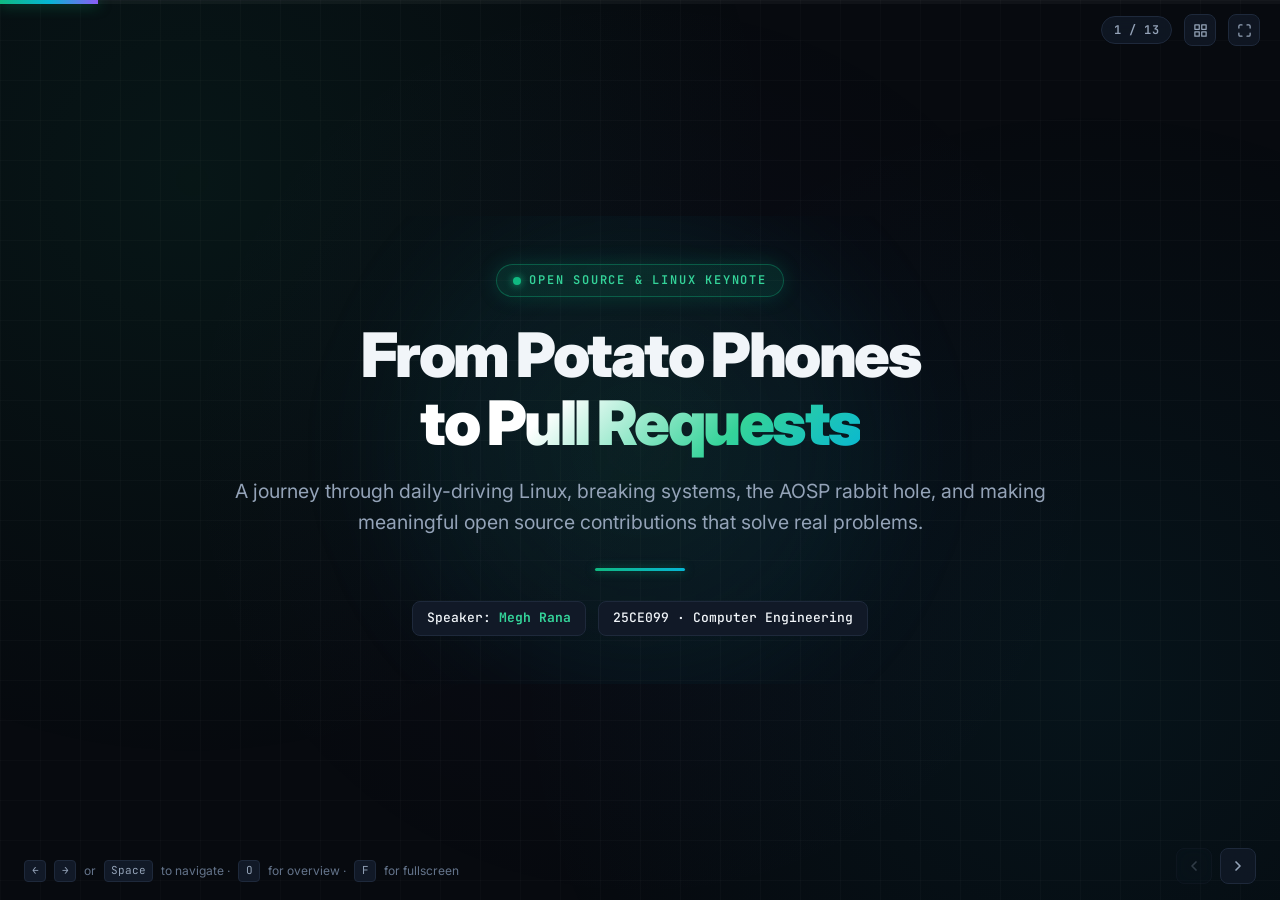
<file: oss_presentation/index.html>
<!DOCTYPE html>
<html lang="en">
<head>
  <meta charset="UTF-8">
  <meta name="viewport" content="width=device-width, initial-scale=1.0">
  <title>From Potato Phones to Pull Requests — Open Source & Linux Journey</title>
  <meta name="description" content="A speech and presentation by Megh Rana on Linux, breaking systems, the AOSP rabbit hole, and making meaningful open source contributions.">
  <link rel="preconnect" href="https://fonts.googleapis.com">
  <link rel="preconnect" href="https://fonts.gstatic.com" crossorigin>
  <link href="https://fonts.googleapis.com/css2?family=Inter:wght@300;400;500;600;700;800;900&family=JetBrains+Mono:wght@400;500;600;700&display=swap" rel="stylesheet">
  <link rel="stylesheet" href="styles.css">
</head>
<body>

  <!-- Top Progress Bar -->
  <div class="progress-bar">
    <div class="progress-fill" id="progressFill"></div>
  </div>

  <!-- Top Control Bar -->
  <div class="top-bar">
    <div class="slide-counter" id="slideCounter">1 / 13</div>
    <button class="control-btn" id="btnOverview" title="Slide Overview (O)">
      <svg width="15" height="15" viewBox="0 0 24 24" fill="none" stroke="currentColor" stroke-width="2" stroke-linecap="round" stroke-linejoin="round">
        <rect x="3" y="3" width="7" height="7"></rect>
        <rect x="14" y="3" width="7" height="7"></rect>
        <rect x="14" y="14" width="7" height="7"></rect>
        <rect x="3" y="14" width="7" height="7"></rect>
      </svg>
    </button>
    <button class="control-btn" id="btnFullscreen" title="Toggle Fullscreen (F)">
      <svg width="15" height="15" viewBox="0 0 24 24" fill="none" stroke="currentColor" stroke-width="2" stroke-linecap="round" stroke-linejoin="round">
        <path d="M8 3H5a2 2 0 0 0-2 2v3m18 0V5a2 2 0 0 0-2-2h-3m0 18h3a2 2 0 0 0 2-2v-3M3 16v3a2 2 0 0 0 2 2h3"></path>
      </svg>
    </button>
  </div>

  <!-- Navigation Hints -->
  <div class="nav-hint" id="navHint">
    <span class="key">←</span> <span class="key">→</span> or <span class="key">Space</span> to navigate · <span class="key">O</span> for overview · <span class="key">F</span> for fullscreen
  </div>

  <!-- Quick Floating Arrows -->
  <div class="quick-nav">
    <button class="nav-arrow-btn" id="btnPrev" title="Previous Slide" disabled>
      <svg width="16" height="16" viewBox="0 0 24 24" fill="none" stroke="currentColor" stroke-width="2.5" stroke-linecap="round" stroke-linejoin="round">
        <polyline points="15 18 9 12 15 6"></polyline>
      </svg>
    </button>
    <button class="nav-arrow-btn" id="btnNext" title="Next Slide">
      <svg width="16" height="16" viewBox="0 0 24 24" fill="none" stroke="currentColor" stroke-width="2.5" stroke-linecap="round" stroke-linejoin="round">
        <polyline points="9 18 15 12 9 6"></polyline>
      </svg>
    </button>
  </div>

  <!-- ==================== SLIDE 1: TITLE HERO ==================== -->
  <section class="slide active" id="slide-1">
    <div class="slide-content title-slide">
      <div class="hero-matrix-bg"></div>

      <div class="title-badge anim-item">
        <span class="status-dot"></span>
        <span>Open Source & Linux Keynote</span>
      </div>

      <h1 class="main-title anim-item">
        From Potato Phones<br>
        <span class="gradient-text-emerald">to Pull Requests</span>
      </h1>

      <p class="title-subtitle anim-item">
        A journey through daily-driving Linux, breaking systems, the AOSP rabbit hole, and making meaningful open source contributions that solve real problems.
      </p>

      <div class="title-divider anim-item"></div>

      <div class="title-meta anim-item">
        <span class="meta-pill">Speaker: <span class="speaker-name">Megh Rana</span></span>
        <span class="meta-pill">25CE099 · Computer Engineering</span>
      </div>
    </div>
  </section>

  <!-- ==================== SLIDE 2: QUESTION 1 ==================== -->
  <section class="slide" id="slide-2">
    <div class="slide-content question-slide">
      <div class="question-badge anim-item">
        <span class="question-tag">Audience Question</span>
      </div>

      <h2 class="question-title anim-item">
        How many of you know what<br>
        <span class="gradient-text-emerald">"Year of the Linux Desktop"</span> is?
      </h2>

      <p class="question-subtitle anim-item">
        Raise your hands if you have encountered this phrase or meme in tech discussions.
      </p>

      <div class="question-box anim-item">
        <div class="question-icon">?</div>
        <div class="question-hint">
          <strong>The Recurring Hope:</strong> Every year since the early 2000s, tech enthusiasts have predicted that Linux would finally surpass Windows and macOS for mainstream consumers.
        </div>
      </div>
    </div>
  </section>

  <!-- ==================== SLIDE 3: THE DESKTOP PARADOX ==================== -->
  <section class="slide" id="slide-3">
    <div class="slide-content">
      <div class="slide-header anim-item">
        <span class="slide-number">01</span>
        <h2>The "Year of the Linux Desktop" Paradox</h2>
      </div>

      <p class="slide-intro anim-item">
        While Linux quietly conquered <strong>100% of top 500 supercomputers, 90% of cloud servers, and 3+ billion Android devices</strong>, the consumer desktop remains trapped in a circular loop:
      </p>

      <div class="paradox-container anim-item">
        <div class="cycle-diagram">
          <div class="cycle-node">
            <div class="cycle-num">1</div>
            <div class="cycle-text">Low Consumer Desktop Market Share (~4-5%)</div>
          </div>
          <div class="cycle-arrow">↓</div>
          <div class="cycle-node">
            <div class="cycle-num">2</div>
            <div class="cycle-text">Software Vendors (Adobe, Anti-cheat Games) Skip Linux</div>
          </div>
          <div class="cycle-arrow">↓</div>
          <div class="cycle-node">
            <div class="cycle-num">3</div>
            <div class="cycle-text">Hardware OEMs Refuse to Pre-Install Linux on Laptops</div>
          </div>
          <div class="cycle-arrow">↓</div>
          <div class="cycle-node">
            <div class="cycle-num">4</div>
            <div class="cycle-text">General Public Remains Locked into Proprietary Defaults</div>
          </div>
        </div>

        <div class="highlight-callout">
          <div class="callout-header">
            <svg width="18" height="18" viewBox="0 0 24 24" fill="none" stroke="currentColor" stroke-width="2"><circle cx="12" cy="12" r="10"></circle><line x1="12" y1="8" x2="12" y2="12"></line><line x1="12" y1="16" x2="12.01" y2="16"></line></svg>
            <span>The Circular Chicken-and-Egg Trap</span>
          </div>
          <p class="callout-body">
            Users don't switch because proprietary software isn't ported. Software isn't ported because users aren't on Linux. Hardware OEMs don't ship Linux laptops because average buyers don't demand them in retail stores.
          </p>
          <div class="terminal-box" style="margin-top: 8px;">
            <div class="terminal-topbar">
              <div class="terminal-dots">
                <span class="dot dot-red"></span>
                <span class="dot dot-yellow"></span>
                <span class="dot dot-green"></span>
              </div>
              <span class="terminal-title">paradox.sh</span>
            </div>
            <div class="terminal-body" style="font-size: 12px; padding: 12px 14px;">
              <span style="color: var(--emerald-light);">$</span> while [ "$desktop_users" -lt "$critical_mass" ]; do<br>
              &nbsp;&nbsp;await "software_vendors";<br>
              &nbsp;&nbsp;vendors_say "awaiting hardware preinstalls...";<br>
              done
            </div>
          </div>
        </div>
      </div>
    </div>
  </section>

  <!-- ==================== SLIDE 4: WHY LINUX? ==================== -->
  <section class="slide" id="slide-4">
    <div class="slide-content">
      <div class="slide-header anim-item">
        <span class="slide-number">02</span>
        <h2>Why Linux?</h2>
      </div>

      <p class="slide-intro anim-item">
        Beyond the desktop paradox, why do developers and power users choose Linux over commercial operating systems?
      </p>

      <div class="card-grid-3 anim-item">
        <div class="glass-card accent-emerald">
          <div class="card-icon-box icon-emerald">
            <svg width="22" height="22" viewBox="0 0 24 24" fill="none" stroke="currentColor" stroke-width="2"><path d="M12 22s8-4 8-10V5l-8-3-8 3v7c0 6 8 10 8 10z"></path></svg>
          </div>
          <h3 class="card-title">Freedom from Spyware</h3>
          <p class="card-desc">
            Linux represents <strong>true digital ownership</strong>. No forced updates during critical work, no baked-in background telemetry, no AI Recall taking screenshots of your activity, and zero corporate bloatware breathing down your neck.
          </p>
          <div class="card-tag" style="background: var(--emerald-dim); color: var(--emerald-light);">Digital Sovereignty</div>
        </div>

        <div class="glass-card accent-cyan">
          <div class="card-icon-box icon-cyan">
            <svg width="22" height="22" viewBox="0 0 24 24" fill="none" stroke="currentColor" stroke-width="2"><rect x="4" y="4" width="16" height="16" rx="2" ry="2"></rect><rect x="9" y="9" width="6" height="6"></rect><line x1="9" y1="1" x2="9" y2="4"></line><line x1="15" y1="1" x2="15" y2="4"></line><line x1="9" y1="20" x2="9" y2="23"></line><line x1="15" y1="20" x2="15" y2="23"></line><line x1="20" y1="9" x2="23" y2="9"></line><line x1="20" y1="14" x2="23" y2="14"></line><line x1="1" y1="9" x2="4" y2="9"></line><line x1="1" y1="14" x2="4" y2="14"></line></svg>
          </div>
          <h3 class="card-title">Total System Transparency</h3>
          <p class="card-desc">
            Every process, network socket, configuration file, and kernel module is inspectable in plain text. If something breaks or runs slowly, you have the diagnostic tools and source code to investigate.
          </p>
          <div class="card-tag" style="background: var(--cyan-dim); color: var(--cyan-light);">Inspectability</div>
        </div>

        <div class="glass-card accent-amber">
          <div class="card-icon-box icon-amber">
            <svg width="22" height="22" viewBox="0 0 24 24" fill="none" stroke="currentColor" stroke-width="2"><line x1="16.5" y1="9.4" x2="7.5" y2="4.21"></line><path d="M21 16V8a2 2 0 0 0-1-1.73l-7-4a2 2 0 0 0-2 0l-7 4A2 2 0 0 0 3 8v8a2 2 0 0 0 1 1.73l7 4a2 2 0 0 0 2 0l7-4A2 2 0 0 0 21 16z"></path><polyline points="3.27 6.96 12 12.01 20.73 6.96"></polyline><line x1="12" y1="22.08" x2="12" y2="12"></line></svg>
          </div>
          <h3 class="card-title">Open Core & Real Blobs</h3>
          <p class="card-desc">
            While Linux itself is open source, desktop hardware often interfaces with proprietary binary blobs — such as vendor Wi-Fi firmware and proprietary GPU drivers (such as NVIDIA drivers).
          </p>
          <div class="card-tag" style="background: var(--amber-dim); color: var(--amber-light);">Hardware Realities</div>
        </div>
      </div>

      <div class="slide-footnote anim-item">
        <span class="footnote-tag">Note: Kernel ≠ OS</span>
        <span>Linux strictly is the monolithic core kernel created by Linus Torvalds in 1991 (hardware abstraction, process scheduler, memory manager). The full operating system is GNU/Linux, Android, or distribution userlands (systemd, glibc, desktop environments, package managers).</span>
      </div>
    </div>
  </section>

  <!-- ==================== SLIDE 5: MY ORIGIN STORY ==================== -->
  <section class="slide" id="slide-5">
    <div class="slide-content">
      <div class="slide-header anim-item">
        <span class="slide-number">03</span>
        <h2>My Origin Story: Troubles That Taught Me</h2>
      </div>

      <p class="slide-intro anim-item">
        My investment in open source wasn't born in a classroom. It was forged by <strong>real problems on real hardware</strong> — problems that proprietary software couldn't solve but the open source ecosystem could:
      </p>

      <div class="card-grid-3 anim-item">
        <div class="glass-card accent-cyan">
          <div class="card-icon-box icon-cyan">
            <svg width="22" height="22" viewBox="0 0 24 24" fill="none" stroke="currentColor" stroke-width="2"><rect x="4" y="4" width="16" height="16" rx="2" ry="2"></rect><rect x="9" y="9" width="6" height="6"></rect><line x1="9" y1="1" x2="9" y2="4"></line><line x1="15" y1="1" x2="15" y2="4"></line><line x1="9" y1="20" x2="9" y2="23"></line><line x1="15" y1="20" x2="15" y2="23"></line><line x1="20" y1="9" x2="23" y2="9"></line><line x1="20" y1="14" x2="23" y2="14"></line><line x1="1" y1="9" x2="4" y2="9"></line><line x1="1" y1="14" x2="4" y2="14"></line></svg>
          </div>
          <h3 class="card-title">Obscure Hardware, Broken Drivers</h3>
          <p class="card-desc">
            Had hardware so obscure that <strong>drivers were broken on Windows too</strong>. Linux gave me the tools to patch, recompile, and fix kernel drivers myself — something impossible on a closed-source OS.
          </p>
          <div class="card-tag" style="background: var(--cyan-dim); color: var(--cyan-light);">Hardware Liberation</div>
        </div>

        <div class="glass-card accent-rose">
          <div class="card-icon-box icon-rose">
            <svg width="22" height="22" viewBox="0 0 24 24" fill="none" stroke="currentColor" stroke-width="2"><polygon points="7.86 2 16.14 2 22 7.86 22 16.14 16.14 22 7.86 22 2 16.14 2 7.86 7.86 2"></polygon><line x1="12" y1="8" x2="12" y2="12"></line><line x1="12" y1="16" x2="12.01" y2="16"></line></svg>
          </div>
          <h3 class="card-title">Nuked My Hard Drive. Many Times.</h3>
          <p class="card-desc">
            Without guidance, I <strong>destroyed partition tables and lost all my data multiple times</strong>. Each disaster forced me to properly learn disk partitioning, bootloaders, and filesystem recovery — the hard way.
          </p>
          <div class="card-tag" style="background: var(--rose-dim); color: var(--rose-light);">Trial by Fire</div>
        </div>

        <div class="glass-card accent-emerald">
          <div class="card-icon-box icon-emerald">
            <svg width="22" height="22" viewBox="0 0 24 24" fill="none" stroke="currentColor" stroke-width="2"><polyline points="4 17 10 11 4 5"></polyline><line x1="12" y1="19" x2="20" y2="19"></line></svg>
          </div>
          <h3 class="card-title">CLI Became My Superpower</h3>
          <p class="card-desc">
            Learned to do <strong>everything from the terminal</strong> because it was faster. That muscle memory now pays off daily — from server management to Git workflows to automation scripts.
          </p>
          <div class="card-tag" style="background: var(--emerald-dim); color: var(--emerald-light);">Compound Returns</div>
        </div>
      </div>
    </div>
  </section>

  <!-- ==================== SLIDE 6: THE PIVOT ==================== -->
  <section class="slide" id="slide-6">
    <div class="slide-content">
      <div class="slide-header anim-item">
        <span class="slide-number">04</span>
        <h2>The Pivot: Radical Transparency</h2>
      </div>

      <p class="slide-intro anim-item">
        Breaking my system led to the defining realization of my developer journey: <strong>in proprietary software, a crash is a dead end. In open source, a crash is an invitation to understand.</strong>
      </p>

      <div class="card-grid-2 anim-item">
        <div class="glass-card accent-rose">
          <div class="card-icon-box icon-rose">
            <svg width="22" height="22" viewBox="0 0 24 24" fill="none" stroke="currentColor" stroke-width="2"><rect x="3" y="11" width="18" height="11" rx="2" ry="2"></rect><path d="M7 11V7a5 5 0 0 1 10 0v4"></path></svg>
          </div>
          <h3 class="card-title">Proprietary Software: The Black Box</h3>
          <p class="card-desc">
            When closed software crashes, you receive an opaque error code like <code>0x80004005</code>. You cannot view the code, you cannot debug the memory address, and you are entirely at the mercy of vendor support cycles.
          </p>
          <div style="margin-top: 10px; font-family: var(--font-mono); font-size: 12px; color: var(--rose-light); background: var(--rose-dim); padding: 8px 12px; border-radius: 6px;">
            Opaque crash log. Zero visibility. Powerless user.
          </div>
        </div>

        <div class="glass-card accent-emerald">
          <div class="card-icon-box icon-emerald">
            <svg width="22" height="22" viewBox="0 0 24 24" fill="none" stroke="currentColor" stroke-width="2"><path d="M14 2H6a2 2 0 0 0-2 2v16a2 2 0 0 0 2 2h12a2 2 0 0 0 2-2V8z"></path><polyline points="14 2 14 8 20 8"></polyline><line x1="16" y1="13" x2="8" y2="13"></line><line x1="16" y1="17" x2="8" y2="17"></line><polyline points="10 9 9 9 8 9"></polyline></svg>
          </div>
          <h3 class="card-title">Open Source: Radical Transparency</h3>
          <p class="card-desc">
            99% of the time, someone had already documented the issue on a <strong>GitHub Issue</strong> tracker. And when no issue existed, you could read the source code directly, trace where execution failed, and write your own patch.
          </p>
          <div style="margin-top: 10px; font-family: var(--font-mono); font-size: 12px; color: var(--emerald-light); background: var(--emerald-dim); padding: 8px 12px; border-radius: 6px;">
            Open Codebase: Clone → Inspect Trace → Patch → Upstream.
          </div>
        </div>
      </div>
    </div>
  </section>

  <!-- ==================== SLIDE 7: QUESTION 2 ==================== -->
  <section class="slide" id="slide-7">
    <div class="slide-content question-slide">
      <div class="question-badge anim-item">
        <span class="question-tag">Audience Question</span>
      </div>

      <h2 class="question-title anim-item">
        Have you ever had a phone<br>
        <span class="gradient-text-emerald">so slow you wanted to throw it?</span>
      </h2>

      <p class="question-subtitle anim-item">
        Raise your hands if you've experienced a phone that lags, freezes, and can barely open WhatsApp.
      </p>

      <div class="question-box anim-item">
        <div class="question-icon">💡</div>
        <div class="question-hint">
          <strong>Here's the thing:</strong> The Android on your phone is actually <strong>open source</strong>. It's called <strong>AOSP</strong> — Android Open Source Project. That means anyone can download the entire source code, strip out the bloatware your manufacturer stuffed in, and compile a faster, cleaner version. That's exactly what I did.
        </div>
      </div>
    </div>
  </section>

  <!-- ==================== SLIDE 8: THE AOSP RABBIT HOLE ==================== -->
  <section class="slide" id="slide-8">
    <div class="slide-content">
      <div class="slide-header anim-item">
        <span class="slide-number">05</span>
        <h2>The Rabbit Hole: Building My Own Android</h2>
      </div>

      <p class="slide-intro anim-item">
        I had an old Oppo A37f — a "potato phone" that could barely run. Instead of buying a new one, I decided to <strong>download Android's source code and build a lighter version myself.</strong> That one decision forced me to learn more than any course could:
      </p>

      <div class="card-grid-4 anim-item">
        <div class="glass-card accent-cyan">
          <div class="card-icon-box icon-cyan">
            <svg width="20" height="20" viewBox="0 0 24 24" fill="none" stroke="currentColor" stroke-width="2"><rect x="5" y="2" width="14" height="20" rx="2" ry="2"></rect><line x1="12" y1="18" x2="12.01" y2="18"></line></svg>
          </div>
          <h3 class="card-title">Stripping the Bloat</h3>
          <p class="card-desc">
            Manufacturers load phones with apps and services you never asked for. By compiling Android from source, I removed all of it — and the phone ran like new again.
          </p>
        </div>

        <div class="glass-card accent-amber">
          <div class="card-icon-box icon-amber">
            <svg width="20" height="20" viewBox="0 0 24 24" fill="none" stroke="currentColor" stroke-width="2"><path d="M21 16V8a2 2 0 0 0-1-1.73l-7-4a2 2 0 0 0-2 0l-7 4A2 2 0 0 0 3 8v8a2 2 0 0 0 1 1.73l7 4a2 2 0 0 0 2 0l7-4A2 2 0 0 0 21 16z"></path></svg>
          </div>
          <h3 class="card-title">Writing Hardware Configs from Scratch</h3>
          <p class="card-desc">
            Android doesn't "just work" on every phone. I had to write a hardware configuration from scratch because nobody had done it for my cheap phone before.
          </p>
        </div>

        <div class="glass-card accent-emerald">
          <div class="card-icon-box icon-emerald">
            <svg width="20" height="20" viewBox="0 0 24 24" fill="none" stroke="currentColor" stroke-width="2"><circle cx="18" cy="18" r="3"></circle><circle cx="6" cy="6" r="3"></circle><path d="M13 6h3a2 2 0 0 1 2 2v7"></path><line x1="6" y1="9" x2="6" y2="21"></line></svg>
          </div>
          <h3 class="card-title">Managing 50+ Code Repositories</h3>
          <p class="card-desc">
            Android's source isn't one folder — it's 50+ interconnected repositories. Managing them taught me Git, version control, and how large-scale projects are structured.
          </p>
        </div>

        <div class="glass-card accent-violet">
          <div class="card-icon-box icon-violet">
            <svg width="20" height="20" viewBox="0 0 24 24" fill="none" stroke="currentColor" stroke-width="2"><path d="M18 10h-1.26A8 8 0 1 0 9 20h9a5 5 0 0 0 0-10z"></path></svg>
          </div>
          <h3 class="card-title">Compiling in the Cloud</h3>
          <p class="card-desc">
            The source code was 100GB+ and took hours to compile — my laptop couldn't handle it. So I learned Docker and cloud VMs just to build the thing.
          </p>
        </div>
      </div>
    </div>
  </section>

  <!-- ==================== SLIDE 9: REAL CASE STUDY (LINUTIL) ==================== -->
  <section class="slide" id="slide-9">
    <div class="slide-content">
      <div class="slide-header anim-item">
        <span class="slide-number">06</span>
        <h2>Case Study: Fixing a Developer's Broken Utility Script</h2>
      </div>

      <p class="slide-intro anim-item">
        A developer had built <strong>Linutil</strong> — a popular Linux utility toolbox by Chris Titus Tech. One of its scripts broke silently on Fedora 41. I diagnosed the issue and submitted a fix (PR #1367):
      </p>

      <div class="paradox-container anim-item">
        <div class="terminal-box">
          <div class="terminal-topbar">
            <div class="terminal-dots">
              <span class="dot dot-red"></span>
              <span class="dot dot-yellow"></span>
              <span class="dot dot-green"></span>
            </div>
            <span class="terminal-title">ChrisTitusTech/linutil · PR #1367</span>
          </div>
          <div class="terminal-body" style="font-size: 11px; padding: 14px 16px; line-height: 1.6;">
            <div class="diff-comment"># Fedora 41+ DNF5 config-manager syntax migration</div>
            <span class="diff-del">- "$ESCALATION_TOOL" "$PACKAGER" config-manager --set-enabled google-chrome</span>
            <span class="diff-add">+ fedora_version=$(rpm -E %fedora)</span>
            <span class="diff-add">+ if [ "$fedora_version" -ge 41 ]; then</span>
            <span class="diff-add">+     "$ESCALATION_TOOL" "$PACKAGER" config-manager setopt google-chrome.enabled=1</span>
            <span class="diff-add">+ else</span>
            <span class="diff-add">+     "$ESCALATION_TOOL" "$PACKAGER" config-manager --set-enabled google-chrome</span>
            <span class="diff-add">+ fi</span>
            <div class="diff-comment"># Applied across 2 scripts · 10 lines changed · Reviewed & Merged</div>
          </div>
        </div>

        <div class="glass-card accent-emerald">
          <div class="card-icon-box icon-emerald">
            <svg width="22" height="22" viewBox="0 0 24 24" fill="none" stroke="currentColor" stroke-width="2"><path d="M14.7 6.3a1 1 0 0 0 0 1.4l1.6 1.6a1 1 0 0 0 1.4 0l3.77-3.77a6 6 0 0 1-7.94 7.94l-6.91 6.91a2.12 2.12 0 0 1-3-3l6.91-6.91a6 6 0 0 1 7.94-7.94l-3.76 3.76z"></path></svg>
          </div>
          <h3 class="card-title">What Actually Happened</h3>
          <p class="card-desc">
            Fedora 41 introduced DNF5, which changed the command line syntax for enabling repos. The developer's Linutil script used the old syntax, so it silently failed for anyone on Fedora 41+. I patched the script with version detection.
          </p>
          <ul style="padding-left: 20px; color: var(--text-dim); font-size: 0.88rem; line-height: 1.55;">
            <li>Diagnosed the DNF version boundary using <code>rpm -E %fedora</code></li>
            <li>Added backward-compatible conditional logic (old syntax for ≤40, new for 41+)</li>
            <li>Verified locally across both Fedora releases, then submitted PR #1367</li>
            <li><strong>Outcome:</strong> Reviewed, merged, and now works automatically for all Linutil users.</li>
          </ul>
          <div style="font-size: 0.85rem; font-weight: 600; color: var(--emerald-light); margin-top: 4px;">
            "If you fix a broken tool for yourself, take 5 minutes to submit it upstream for everyone."
          </div>
        </div>
      </div>
    </div>
  </section>

  <!-- ==================== SLIDE 10: CONTRIBUTION ETHICS ==================== -->
  <section class="slide" id="slide-10">
    <div class="slide-content">
      <div class="slide-header anim-item">
        <span class="slide-number">07</span>
        <h2>Meaningful Contributions vs. AI Slop</h2>
      </div>

      <p class="slide-intro anim-item">
        Open source repositories face an unprecedented flood of automated noise. What constitutes real, respected open source contribution?
      </p>

      <div class="comparison-grid anim-item">
        <div class="comp-column bad">
          <div class="comp-header bad">
            <svg width="20" height="20" viewBox="0 0 24 24" fill="none" stroke="currentColor" stroke-width="2"><circle cx="12" cy="12" r="10"></circle><line x1="15" y1="9" x2="9" y2="15"></line><line x1="9" y1="9" x2="15" y2="15"></line></svg>
            <span>What NOT to Do (Green Square Chasing)</span>
          </div>
          <div class="comp-item">
            <div style="font-weight: 700; color: var(--rose-light);">[No]</div>
            <div><strong>AI-Generated PR Spam:</strong> Blindly pasting hallucinated AI refactors into large repositories without local compilation or testing.</div>
          </div>
          <div class="comp-item">
            <div style="font-weight: 700; color: var(--rose-light);">[No]</div>
            <div><strong>Trivial Typo Hunting:</strong> Modifying single punctuation marks or markdown spacing across 50 unrelated repositories for vanity metrics.</div>
          </div>
          <div class="comp-item">
            <div style="font-weight: 700; color: var(--rose-light);">[No]</div>
            <div><strong>Demanding Issues Without Logs:</strong> Opening issues claiming "it doesn't work" without environment info, terminal logs, or reproduction steps.</div>
          </div>
        </div>

        <div class="comp-column good">
          <div class="comp-header good">
            <svg width="20" height="20" viewBox="0 0 24 24" fill="none" stroke="currentColor" stroke-width="2"><circle cx="12" cy="12" r="10"></circle><polyline points="9 12 11 14 15 10"></polyline></svg>
            <span>Real, High-Value Contributions</span>
          </div>
          <div class="comp-item">
            <div style="font-weight: 700; color: var(--emerald-light);">[Yes]</div>
            <div><strong>Solving Real Pain Points:</strong> Fixing bugs you personally encountered and verified on actual systems.</div>
          </div>
          <div class="comp-item">
            <div style="font-weight: 700; color: var(--emerald-light);">[Yes]</div>
            <div><strong>Hardware Maintenance:</strong> Maintaining device trees, custom kernel configs, and build scripts for unmaintained hardware.</div>
          </div>
          <div class="comp-item">
            <div style="font-weight: 700; color: var(--emerald-light);">[Yes]</div>
            <div><strong>Context & Reproductions:</strong> Providing clean atomic commits, regression testing, and precise reproduction steps.</div>
          </div>
        </div>
      </div>
    </div>
  </section>

  <!-- ==================== SLIDE 11: 4-STEP PROBLEM SOLVING ==================== -->
  <section class="slide" id="slide-11">
    <div class="slide-content">
      <div class="slide-header anim-item">
        <span class="slide-number">08</span>
        <h2>My 4-Step Problem Solving Framework</h2>
      </div>

      <p class="slide-intro anim-item">
        How to approach broken tools or software issues methodically without getting overwhelmed:
      </p>

      <div class="step-flow-grid anim-item">
        <div class="step-card">
          <span class="step-badge">STEP 01</span>
          <h3 class="step-title">Encounter in Real Flow</h3>
          <p class="step-desc">
            Use real tools for authentic workflows. Natural bugs encountered during daily work are far more valuable than synthetic exercises.
          </p>
        </div>

        <div class="step-card">
          <span class="step-badge">STEP 02</span>
          <h3 class="step-title">Isolate & Trace</h3>
          <p class="step-desc">
            Enable verbose execution logs (<code>set -x</code> in bash, <code>dmesg</code>, <code>strace</code>). Inspect the exact source line where failure occurs.
          </p>
        </div>

        <div class="step-card">
          <span class="step-badge">STEP 03</span>
          <h3 class="step-title">Patch & Battle-Test</h3>
          <p class="step-desc">
            Write a minimal local patch. Verify the solution survives reboots and boundary conditions without causing unintended regressions.
          </p>
        </div>

        <div class="step-card">
          <span class="step-badge">STEP 04</span>
          <h3 class="step-title">Upstream Cleanly</h3>
          <p class="step-desc">
            Submit a GitHub pull request with reproduction steps, clean atomic commits, and clear explanation of <em>why</em> the change is needed.
          </p>
        </div>
      </div>
    </div>
  </section>

  <!-- ==================== SLIDE 12: MY OPEN SOURCE TRACK RECORD ==================== -->
  <section class="slide" id="slide-12">
    <div class="slide-content">
      <div class="slide-header anim-item">
        <span class="slide-number">09</span>
        <h2>My Open Source Contributions</h2>
      </div>

      <p class="slide-intro anim-item">
        A selection of pull requests, device trees, and manifests contributed and maintained across the Android, TWRP, and Linux ecosystems:
      </p>

      <div class="pr-grid anim-item">
        <a class="pr-card" href="https://twrp.me/oppo/oppoA37f.html" target="_blank" rel="noopener">
          <div class="pr-header">
            <span class="pr-status status-official">Official Maintainer</span>
            <span class="pr-repo">TeamWin/android_device</span>
          </div>
          <div class="pr-title">TWRP for Oppo A37f</div>
          <div class="pr-desc">Built & maintained official TWRP recovery device tree for Oppo A37f, enabling custom ROM flashing for thousands of device owners.</div>
          <div class="pr-footer">
            <span>twrp.me/oppo/oppoA37f.html</span>
            <span class="pr-link-icon">↗</span>
          </div>
        </a>

        <a class="pr-card" href="https://github.com/ChrisTitusTech/linutil/pull/1367" target="_blank" rel="noopener">
          <div class="pr-header">
            <span class="pr-status status-merged">Merged PR #1367</span>
            <span class="pr-repo">ChrisTitusTech/linutil</span>
          </div>
          <div class="pr-title">Fedora Script Fixes</div>
          <div class="pr-desc">Fixed broken package management logic across Fedora setup scripts in Chris Titus Tech's popular Linux utility toolbox.</div>
          <div class="pr-footer">
            <span>linutil #1367</span>
            <span class="pr-link-icon">↗</span>
          </div>
        </a>

        <a class="pr-card" href="https://github.com/Corvus-AOSP/android_manifest/pull/1" target="_blank" rel="noopener">
          <div class="pr-header">
            <span class="pr-status status-merged">Merged PR #1</span>
            <span class="pr-repo">Corvus-AOSP/manifest</span>
          </div>
          <div class="pr-title">Android Manifest Fix</div>
          <div class="pr-desc">Resolved repository tracking and upstream synchronization paths in Corvus-AOSP's initial build manifest.</div>
          <div class="pr-footer">
            <span>Corvus-AOSP #1</span>
            <span class="pr-link-icon">↗</span>
          </div>
        </a>

        <a class="pr-card" href="https://github.com/minimal-manifest-twrp/platform_manifest_twrp_omni/pull/107" target="_blank" rel="noopener">
          <div class="pr-header">
            <span class="pr-status status-merged">Merged PR #107</span>
            <span class="pr-repo">minimal-manifest-twrp</span>
          </div>
          <div class="pr-title">Omni Manifest Patch</div>
          <div class="pr-desc">Corrected branch dependencies and build environment definitions in minimal TWRP Omni tree configuration.</div>
          <div class="pr-footer">
            <span>manifest_twrp_omni #107</span>
            <span class="pr-link-icon">↗</span>
          </div>
        </a>

        <a class="pr-card" href="https://github.com/LineageOS-Revived/android/pull/1" target="_blank" rel="noopener">
          <div class="pr-header">
            <span class="pr-status status-merged">Merged PR #1</span>
            <span class="pr-repo">LineageOS-Revived</span>
          </div>
          <div class="pr-title">LineageOS Build Sync</div>
          <div class="pr-desc">Restructured legacy device support manifests to restore build capability for discontinued Qualcomm chipsets.</div>
          <div class="pr-footer">
            <span>LineageOS-Revived #1</span>
            <span class="pr-link-icon">↗</span>
          </div>
        </a>

        <a class="pr-card" href="https://github.com/akhilnarang/scripts/pull/199" target="_blank" rel="noopener">
          <div class="pr-header">
            <span class="pr-status status-merged">Merged PRs #199 & #202</span>
            <span class="pr-repo">akhilnarang/scripts</span>
          </div>
          <div class="pr-title">Build Environment Scripts</div>
          <div class="pr-desc">Updated dependency installation routines and package definitions for the industry-standard Android build environment script.</div>
          <div class="pr-footer">
            <span>akhilnarang/scripts #199</span>
            <span class="pr-link-icon">↗</span>
          </div>
        </a>
      </div>
    </div>
  </section>

  <!-- ==================== SLIDE 13: CALL TO ACTION ==================== -->
  <section class="slide" id="slide-13">
    <div class="slide-content title-slide">
      <div class="slide-header anim-item" style="justify-content: center; margin-bottom: 12px;">
        <span class="slide-number">10</span>
        <h2>The Takeaway & Call to Action</h2>
      </div>

      <h1 class="main-title anim-item" style="font-size: clamp(2rem, 3.8vw, 3.2rem); margin-bottom: 16px;">
        Start Fixing <span class="gradient-text-emerald">Your Own Tools</span>
      </h1>

      <p class="title-subtitle anim-item" style="margin-bottom: 24px;">
        You don't need years of senior experience to be an open source contributor. You just need curiosity, the willingness to break things, and the empathy to share your solutions.
      </p>

      <div class="card-grid-3 anim-item" style="max-width: 1000px; margin-bottom: 24px; text-align: left;">
        <div class="glass-card accent-cyan">
          <div class="card-icon-box icon-cyan">
            <svg width="20" height="20" viewBox="0 0 24 24" fill="none" stroke="currentColor" stroke-width="2"><polygon points="13 2 3 14 12 14 11 22 21 10 12 10 13 2"></polygon></svg>
          </div>
          <h4 style="font-size: 1rem; color: #fff; font-weight: 700;">No Permission Needed</h4>
          <p style="font-size: 0.85rem; color: var(--text-dim);">Open source has no gatekeepers. The code is public; clone it, inspect it, improve it.</p>
        </div>
        <div class="glass-card accent-amber">
          <div class="card-icon-box icon-amber">
            <svg width="20" height="20" viewBox="0 0 24 24" fill="none" stroke="currentColor" stroke-width="2"><path d="M14.7 6.3a1 1 0 0 0 0 1.4l1.6 1.6a1 1 0 0 0 1.4 0l3.77-3.77a6 6 0 0 1-7.94 7.94l-6.91 6.91a2.12 2.12 0 0 1-3-3l6.91-6.91a6 6 0 0 1 7.94-7.94l-3.76 3.76z"></path></svg>
          </div>
          <h4 style="font-size: 1rem; color: #fff; font-weight: 700;">Embrace the Breakage</h4>
          <p style="font-size: 0.85rem; color: var(--text-dim);">Every broken bootloader and kernel panic is the fastest masterclass in operating systems.</p>
        </div>
        <div class="glass-card accent-emerald">
          <div class="card-icon-box icon-emerald">
            <svg width="20" height="20" viewBox="0 0 24 24" fill="none" stroke="currentColor" stroke-width="2"><circle cx="12" cy="12" r="10"></circle><line x1="2" y1="12" x2="22" y2="12"></line><path d="M12 2a15.3 15.3 0 0 1 4 10 15.3 15.3 0 0 1-4 10 15.3 15.3 0 0 1-4-10 15.3 15.3 0 0 1 4-10z"></path></svg>
          </div>
          <h4 style="font-size: 1rem; color: #fff; font-weight: 700;">Give Back Patches</h4>
          <p style="font-size: 0.85rem; color: var(--text-dim);">Your 10-line script fix today will save thousands of developers hours of frustration tomorrow.</p>
        </div>
      </div>

      <div class="title-meta anim-item" style="justify-content: center;">
        <span class="meta-pill">GitHub: <span class="speaker-name">@Megh-Rana</span></span>
        <span class="meta-pill">megh-rana.github.io/Presentations</span>
        <span class="meta-pill" style="color: var(--emerald-light);">Thank You · Questions?</span>
      </div>
    </div>
  </section>

  <!-- ==================== OVERVIEW MODAL ==================== -->
  <div class="overview-modal" id="overviewModal">
    <div class="overview-header">
      <h3>Slide Overview</h3>
      <button class="close-modal-btn" id="btnCloseOverview">Close (Esc)</button>
    </div>
    <div class="overview-grid" id="overviewGrid">
      <!-- Generated dynamically by script.js -->
    </div>
  </div>

  <script src="script.js"></script>
</body>
</html>
</file>
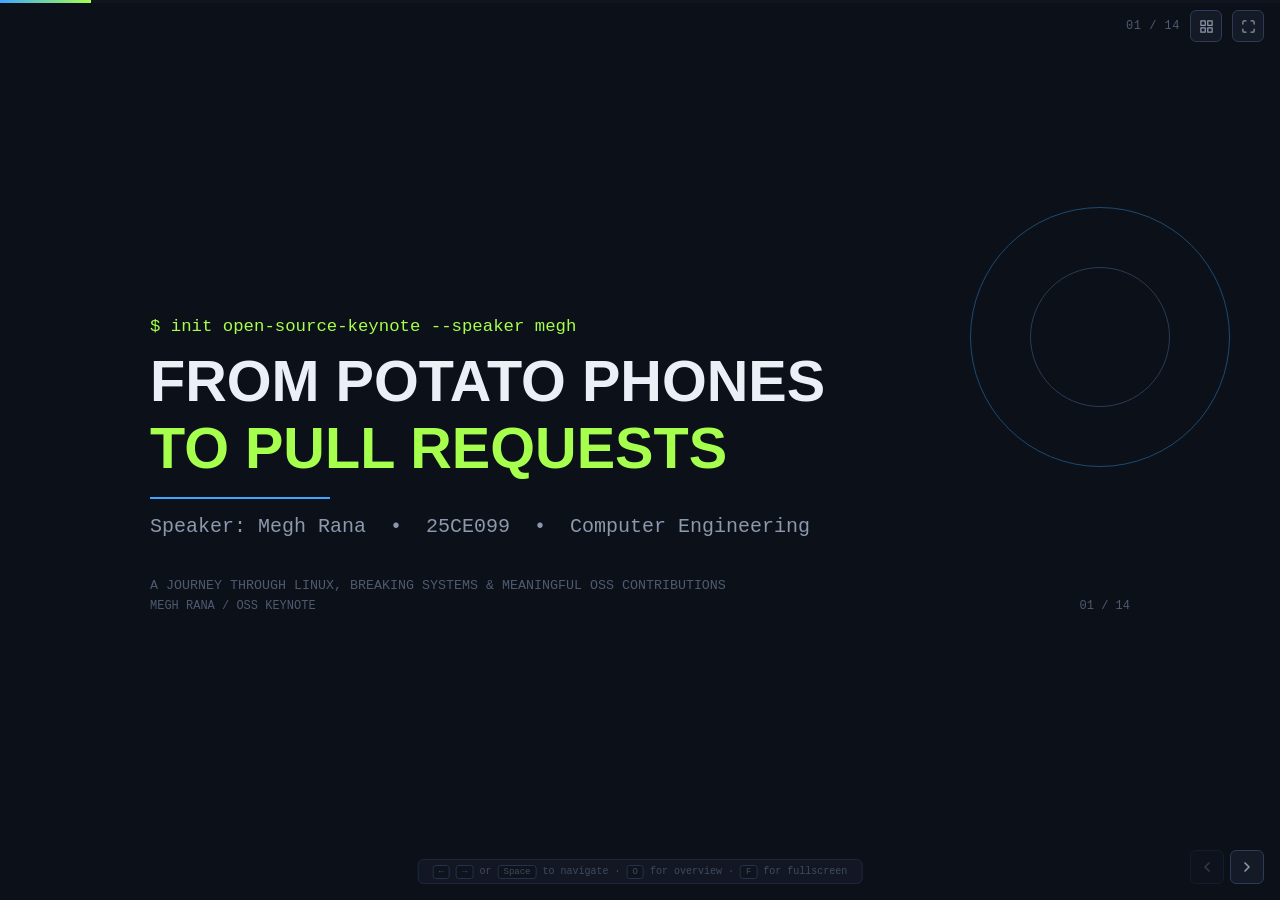
<file: oss_presentation_v2/index.html>
<!DOCTYPE html>
<html lang="en">
<head>
  <meta charset="UTF-8">
  <meta name="viewport" content="width=device-width, initial-scale=1.0">
  <title>From Potato Phones to Pull Requests — Open Source & Linux Journey</title>
  <meta name="description" content="A speech and presentation by Megh Rana on Linux, breaking systems, the AOSP rabbit hole, and making meaningful open source contributions.">
  <link rel="stylesheet" href="styles.css">
</head>
<body>

  <!-- Top Progress Bar -->
  <div class="progress-bar">
    <div class="progress-fill" id="progressFill"></div>
  </div>

  <!-- Top Control Bar -->
  <div class="top-bar">
    <div class="slide-counter" id="slideCounter">01 / 14</div>
    <button class="control-btn" id="btnOverview" title="Slide Overview (O)">
      <svg width="15" height="15" viewBox="0 0 24 24" fill="none" stroke="currentColor" stroke-width="2" stroke-linecap="round" stroke-linejoin="round">
        <rect x="3" y="3" width="7" height="7"></rect>
        <rect x="14" y="3" width="7" height="7"></rect>
        <rect x="14" y="14" width="7" height="7"></rect>
        <rect x="3" y="14" width="7" height="7"></rect>
      </svg>
    </button>
    <button class="control-btn" id="btnFullscreen" title="Toggle Fullscreen (F)">
      <svg width="15" height="15" viewBox="0 0 24 24" fill="none" stroke="currentColor" stroke-width="2" stroke-linecap="round" stroke-linejoin="round">
        <path d="M8 3H5a2 2 0 0 0-2 2v3m18 0V5a2 2 0 0 0-2-2h-3m0 18h3a2 2 0 0 0 2-2v-3M3 16v3a2 2 0 0 0 2 2h3"></path>
      </svg>
    </button>
  </div>

  <!-- Navigation Hints -->
  <div class="nav-hint" id="navHint">
    <span class="key">←</span> <span class="key">→</span> or <span class="key">Space</span> to navigate · <span class="key">O</span> for overview · <span class="key">F</span> for fullscreen
  </div>

  <!-- Quick Floating Arrows -->
  <div class="quick-nav">
    <button class="nav-arrow-btn" id="btnPrev" title="Previous Slide" disabled>
      <svg width="16" height="16" viewBox="0 0 24 24" fill="none" stroke="currentColor" stroke-width="2.5" stroke-linecap="round" stroke-linejoin="round">
        <polyline points="15 18 9 12 15 6"></polyline>
      </svg>
    </button>
    <button class="nav-arrow-btn" id="btnNext" title="Next Slide">
      <svg width="16" height="16" viewBox="0 0 24 24" fill="none" stroke="currentColor" stroke-width="2.5" stroke-linecap="round" stroke-linejoin="round">
        <polyline points="9 18 15 12 9 6"></polyline>
      </svg>
    </button>
  </div>

  <!-- ==================== SLIDE 1: TITLE HERO ==================== -->
  <section class="slide active" id="slide-1">
    <div class="slide-content" style="position: relative;">
      <!-- Decorative circles like ref pptx -->
      <div class="deco-circles">
        <div class="deco-circle deco-circle-lg"></div>
        <div class="deco-circle deco-circle-sm"></div>
      </div>

      <div class="title-cmd anim-item">$ init open-source-keynote --speaker megh</div>

      <h1 class="title-main anim-item">
        FROM POTATO PHONES<br>
        <span class="highlight">TO PULL REQUESTS</span>
      </h1>

      <div class="accent-line anim-item"></div>

      <div class="title-org anim-item">Speaker: Megh Rana &nbsp;•&nbsp; 25CE099 &nbsp;•&nbsp; Computer Engineering</div>

      <div class="title-bottom anim-item">A JOURNEY THROUGH LINUX, BREAKING SYSTEMS & MEANINGFUL OSS CONTRIBUTIONS</div>

      <div class="slide-footer">
        <span>MEGH RANA / OSS KEYNOTE</span>
        <span>01 / 14</span>
      </div>
    </div>
  </section>

  <!-- ==================== SLIDE 2: WHO AM I ==================== -->
  <section class="slide" id="slide-2">
    <div class="slide-content">
      <div class="section-label anim-item">// 00 &nbsp;WHOAMI</div>
      <h2 class="slide-title anim-item">Who Am I?</h2>

      <div class="comparison-grid anim-item" style="margin-top: 8px;">
        <!-- Left: Identity -->
        <div class="comp-column" style="border-left: 3px solid var(--blue);">
          <div style="font-family: var(--font-mono); font-size: 24pt; font-weight: 700; color: var(--blue); margin-bottom: 4px;">&lt;/&gt;</div>
          <div style="font-size: 22pt; font-weight: 700; color: var(--text); margin-bottom: 2px;">Megh Rana</div>
          <div style="font-family: var(--font-mono); font-size: 11pt; color: var(--green); margin-bottom: 14px;">SY Computer Engineering · 25CE099</div>
          <p style="font-size: 11pt; color: var(--text-dim); line-height: 1.6;">
            Daily-driving Linux since 9th grade. Official TWRP device maintainer. Curious about how systems work at every layer — from kernel modules to cloud pipelines.
          </p>
          <div style="display: flex; gap: 10px; margin-top: 14px; flex-wrap: wrap;">
            <span class="meta-pill"><span class="speaker-name">github.com/Megh-Rana</span></span>
            <span class="meta-pill"><span class="speaker-name">linkedin.com/in/megh-rana</span></span>
          </div>
        </div>

        <!-- Right: Details -->
        <div style="display: flex; flex-direction: column; gap: 16px;">
          <div class="glass-card">
            <div class="card-title" style="color: var(--blue);">Technical Interests</div>
            <p class="card-desc">DevOps, Linux, AOSP (Android Open Source Project), C++, Docker, cloud infrastructure, and kernel-level debugging.</p>
          </div>

          <div class="glass-card">
            <div class="card-title" style="color: var(--blue);">Open Source Journey</div>
            <p class="card-desc">Started with breaking Linux installs, graduated to building AOSP ROMs for unmaintained phones, now contributing upstream patches to tools I use daily.</p>
          </div>

          <div class="glass-card">
            <div class="card-title" style="color: var(--blue);">Why I'm Here</div>
            <p class="card-desc">To show that meaningful open source contribution doesn't require years of experience — just curiosity and the willingness to fix what's broken.</p>
          </div>
        </div>
      </div>

      <div class="slide-footer">
        <span>MEGH RANA / OSS KEYNOTE</span>
        <span>03 / 14</span>
      </div>
    </div>
  </section>

  <!-- ==================== SLIDE 3: QUESTION 1 ==================== -->
  <section class="slide" id="slide-3">
    <div class="slide-content question-slide">
      <div class="question-tag anim-item">Audience Question</div>

      <h2 class="question-title anim-item">
        How many of you know what<br>
        <span class="accent">"Year of the Linux Desktop"</span> is?
      </h2>

      <p class="question-subtitle anim-item">
        Raise your hands if you have encountered this phrase or meme in tech discussions.
      </p>

      <div class="question-box anim-item">
        <div class="question-icon">?</div>
        <div class="question-hint">
          <strong>The Recurring Hope:</strong> Every year since the early 2000s, tech enthusiasts have predicted that Linux would finally surpass Windows and macOS for mainstream consumers.
        </div>
      </div>

      <div class="slide-footer">
        <span>MEGH RANA / OSS KEYNOTE</span>
        <span>03 / 14</span>
      </div>
    </div>
  </section>

  <!-- ==================== SLIDE 3: THE DESKTOP PARADOX ==================== -->
  <section class="slide" id="slide-4">
    <div class="slide-content">
      <div class="section-label anim-item">// 01 &nbsp;THE-PARADOX</div>
      <h2 class="slide-title anim-item">The "Year of the Linux Desktop" Paradox</h2>

      <p class="slide-intro anim-item">
        While Linux quietly conquered <strong>100% of top 500 supercomputers, 90% of cloud servers, and 3+ billion Android devices</strong>, the consumer desktop remains trapped in a circular loop:
      </p>

      <div class="anim-item">
        <div class="cycle-diagram">
          <div class="cycle-node">
            <div class="cycle-num">1</div>
            <div class="cycle-text">Low Consumer Desktop Market Share (~4-5%)</div>
          </div>
          <div class="cycle-arrow">↓</div>
          <div class="cycle-node">
            <div class="cycle-num">2</div>
            <div class="cycle-text">Software Vendors (Adobe, Anti-cheat Games) Skip Linux</div>
          </div>
          <div class="cycle-arrow">↓</div>
          <div class="cycle-node">
            <div class="cycle-num">3</div>
            <div class="cycle-text">Hardware OEMs Refuse to Pre-Install Linux on Laptops</div>
          </div>
          <div class="cycle-arrow">↓</div>
          <div class="cycle-node">
            <div class="cycle-num">4</div>
            <div class="cycle-text">General Public Remains Locked into Proprietary Defaults</div>
          </div>
        </div>

        <div class="highlight-callout">
          <div class="callout-header">
            <svg width="16" height="16" viewBox="0 0 24 24" fill="none" stroke="currentColor" stroke-width="2"><circle cx="12" cy="12" r="10"></circle><line x1="12" y1="8" x2="12" y2="12"></line><line x1="12" y1="16" x2="12.01" y2="16"></line></svg>
            <span>The Circular Chicken-and-Egg Trap</span>
          </div>
          <p class="callout-body">
            Users don't switch because proprietary software isn't ported. Software isn't ported because users aren't on Linux. Hardware OEMs don't ship Linux laptops because average buyers don't demand them.
          </p>
        </div>
      </div>

      <div class="slide-footer">
        <span>MEGH RANA / OSS KEYNOTE</span>
        <span>04 / 14</span>
      </div>
    </div>
  </section>

  <!-- ==================== SLIDE 4: WHY LINUX? ==================== -->
  <section class="slide" id="slide-5">
    <div class="slide-content">
      <div class="section-label anim-item">// 02 &nbsp;WHY-LINUX</div>
      <h2 class="slide-title anim-item">Why Linux?</h2>

      <p class="slide-intro anim-item">
        Beyond the desktop paradox, why do developers and power users choose Linux over commercial operating systems?
      </p>

      <div class="card-grid card-grid-3 anim-item">
        <div class="glass-card">
          <div class="card-icon icon-green">#</div>
          <div class="card-title">Freedom from Spyware</div>
          <p class="card-desc">
            Linux represents <strong>true digital ownership</strong>. No forced updates during critical work, no baked-in telemetry, no AI Recall taking screenshots, and zero corporate bloatware.
          </p>
          <div class="card-tag" style="background: var(--green-dim); color: var(--green);">Digital Sovereignty</div>
        </div>

        <div class="glass-card">
          <div class="card-icon icon-blue">@</div>
          <div class="card-title">Total System Transparency</div>
          <p class="card-desc">
            Every process, network socket, config file, and kernel module is inspectable in plain text. If something breaks, you have the tools and source code to investigate.
          </p>
          <div class="card-tag" style="background: var(--blue-dim); color: var(--blue);">Inspectability</div>
        </div>

        <div class="glass-card">
          <div class="card-icon icon-amber">⌘</div>
          <div class="card-title">Open Core & Real Blobs</div>
          <p class="card-desc">
            While Linux itself is open source, desktop hardware often interfaces with proprietary binary blobs — such as vendor Wi-Fi firmware and proprietary GPU drivers (NVIDIA).
          </p>
          <div class="card-tag" style="background: var(--amber-dim); color: var(--amber);">Hardware Realities</div>
        </div>
      </div>

      <div class="slide-footnote anim-item">
        <span class="footnote-tag">Note: Kernel ≠ OS</span>
        <span>Linux strictly is the monolithic core kernel created by Linus Torvalds in 1991. The full operating system is GNU/Linux, Android, or distribution userlands (systemd, glibc, desktop environments, package managers).</span>
      </div>

      <div class="slide-footer">
        <span>MEGH RANA / OSS KEYNOTE</span>
        <span>05 / 14</span>
      </div>
    </div>
  </section>

  <!-- ==================== SLIDE 5: MY ORIGIN STORY ==================== -->
  <section class="slide" id="slide-6">
    <div class="slide-content">
      <div class="section-label anim-item">// 03 &nbsp;ORIGIN-STORY</div>
      <h2 class="slide-title anim-item">My Origin Story: Troubles That Taught Me</h2>

      <p class="slide-intro anim-item">
        My investment in open source wasn't born in a classroom. It was forged by <strong>real problems on real hardware</strong> — problems that proprietary software couldn't solve but the open source ecosystem could:
      </p>

      <div class="card-grid card-grid-3 anim-item">
        <div class="glass-card">
          <div class="card-icon icon-blue">⚙</div>
          <div class="card-title">Obscure Hardware, Broken Drivers</div>
          <p class="card-desc">
            Had hardware so obscure that <strong>drivers were broken on Windows too</strong>. Linux gave me the tools to patch, recompile, and fix kernel drivers myself — impossible on a closed-source OS.
          </p>
          <div class="card-tag" style="background: var(--blue-dim); color: var(--blue);">Hardware Liberation</div>
        </div>

        <div class="glass-card">
          <div class="card-icon icon-rose">⚠</div>
          <div class="card-title">Nuked My Hard Drive. Many Times.</div>
          <p class="card-desc">
            Without guidance, I <strong>destroyed partition tables and lost all my data multiple times</strong>. Each disaster forced me to properly learn disk partitioning, bootloaders, and filesystem recovery — the hard way.
          </p>
          <div class="card-tag" style="background: var(--rose-dim); color: var(--rose);">Trial by Fire</div>
        </div>

        <div class="glass-card">
          <div class="card-icon icon-green">$_</div>
          <div class="card-title">CLI Became My Superpower</div>
          <p class="card-desc">
            Learned to do <strong>everything from the terminal</strong> because it was faster. That muscle memory now pays off daily — from server management to Git workflows to automation scripts.
          </p>
          <div class="card-tag" style="background: var(--green-dim); color: var(--green);">Compound Returns</div>
        </div>
      </div>

      <div class="slide-footer">
        <span>MEGH RANA / OSS KEYNOTE</span>
        <span>06 / 14</span>
      </div>
    </div>
  </section>

  <!-- ==================== SLIDE 6: THE PIVOT ==================== -->
  <section class="slide" id="slide-7">
    <div class="slide-content">
      <div class="section-label anim-item">// 04 &nbsp;THE-PIVOT</div>
      <h2 class="slide-title anim-item">The Pivot: Radical Transparency</h2>

      <p class="slide-intro anim-item">
        Breaking my system led to the defining realization: <strong>in proprietary software, a crash is a dead end. In open source, a crash is an invitation to understand.</strong>
      </p>

      <div class="comparison-grid anim-item">
        <div class="comp-column">
          <div class="comp-header bad">
            <svg width="18" height="18" viewBox="0 0 24 24" fill="none" stroke="currentColor" stroke-width="2"><rect x="3" y="11" width="18" height="11" rx="2" ry="2"></rect><path d="M7 11V7a5 5 0 0 1 10 0v4"></path></svg>
            Proprietary: The Black Box
          </div>
          <div class="comp-item">
            <div>When closed software crashes, you receive an opaque error code like <code style="font-family: var(--font-mono); color: var(--rose);">0x80004005</code>. You cannot view the code, cannot debug the memory address, and are entirely at the mercy of vendor support.</div>
          </div>
          <div style="font-family: var(--font-mono); font-size: 10pt; color: var(--rose); background: var(--rose-dim); padding: 8px 12px; border-radius: 4px; margin-top: 8px;">
            Opaque crash log. Zero visibility. Powerless user.
          </div>
        </div>

        <div class="comp-column">
          <div class="comp-header good">
            <svg width="18" height="18" viewBox="0 0 24 24" fill="none" stroke="currentColor" stroke-width="2"><path d="M14 2H6a2 2 0 0 0-2 2v16a2 2 0 0 0 2 2h12a2 2 0 0 0 2-2V8z"></path><polyline points="14 2 14 8 20 8"></polyline></svg>
            Open Source: Radical Transparency
          </div>
          <div class="comp-item">
            <div>99% of the time, someone had already documented the issue on a <strong>GitHub Issue</strong> tracker. When no issue existed, you could read the source code directly, trace execution, and write your own patch.</div>
          </div>
          <div style="font-family: var(--font-mono); font-size: 10pt; color: var(--green); background: var(--green-dim); padding: 8px 12px; border-radius: 4px; margin-top: 8px;">
            Clone → Inspect Trace → Patch → Upstream.
          </div>
        </div>
      </div>

      <div class="slide-footer">
        <span>MEGH RANA / OSS KEYNOTE</span>
        <span>07 / 14</span>
      </div>
    </div>
  </section>

  <!-- ==================== SLIDE 7: QUESTION 2 ==================== -->
  <section class="slide" id="slide-8">
    <div class="slide-content question-slide">
      <div class="question-tag anim-item">Audience Question</div>

      <h2 class="question-title anim-item">
        Have you ever had a phone<br>
        <span class="accent">so slow you wanted to throw it?</span>
      </h2>

      <p class="question-subtitle anim-item">
        Raise your hands if you've experienced a phone that lags, freezes, and can barely open WhatsApp.
      </p>

      <div class="question-box anim-item">
        <div class="question-icon">💡</div>
        <div class="question-hint">
          <strong>Here's the thing:</strong> The Android on your phone is actually <strong>open source</strong>. It's called <strong>AOSP</strong> — Android Open Source Project. That means anyone can download the entire source code, strip out the bloatware your manufacturer stuffed in, and compile a faster, cleaner version. That's exactly what I did.
        </div>
      </div>

      <div class="slide-footer">
        <span>MEGH RANA / OSS KEYNOTE</span>
        <span>08 / 14</span>
      </div>
    </div>
  </section>

  <!-- ==================== SLIDE 8: THE AOSP RABBIT HOLE ==================== -->
  <section class="slide" id="slide-9">
    <div class="slide-content">
      <div class="section-label anim-item">// 05 &nbsp;RABBIT-HOLE</div>
      <h2 class="slide-title anim-item">The Rabbit Hole: Building My Own Android</h2>

      <p class="slide-intro anim-item">
        I had an old Oppo A37f — a "potato phone" that could barely run. Instead of buying a new one, I decided to <strong>download Android's source code and build a lighter version myself.</strong> That one decision forced me to learn more than any course could:
      </p>

      <div class="card-grid card-grid-4 anim-item">
        <div class="glass-card">
          <div class="card-icon icon-blue">📱</div>
          <div class="card-title">Stripping the Bloat</div>
          <p class="card-desc">
            Manufacturers load phones with apps you never asked for. By compiling Android from source, I removed all of it — and the phone ran like new.
          </p>
        </div>

        <div class="glass-card">
          <div class="card-icon icon-amber">⚙</div>
          <div class="card-title">Writing Hardware Configs from Scratch</div>
          <p class="card-desc">
            Android doesn't "just work" on every phone. I had to write a hardware configuration from scratch because nobody had done it for my cheap phone.
          </p>
        </div>

        <div class="glass-card">
          <div class="card-icon icon-green">⑂</div>
          <div class="card-title">Managing 50+ Code Repositories</div>
          <p class="card-desc">
            Android's source isn't one folder — it's 50+ interconnected repositories. Managing them taught me Git, version control, and large-scale project structure.
          </p>
        </div>

        <div class="glass-card">
          <div class="card-icon icon-violet">☁</div>
          <div class="card-title">Compiling in the Cloud</div>
          <p class="card-desc">
            The source code was 100GB+ and took hours to compile — my laptop couldn't handle it. So I learned Docker and cloud VMs just to build the thing.
          </p>
        </div>
      </div>

      <div class="slide-footer">
        <span>MEGH RANA / OSS KEYNOTE</span>
        <span>09 / 14</span>
      </div>
    </div>
  </section>

  <!-- ==================== SLIDE 9: CASE STUDY (LINUTIL) ==================== -->
  <section class="slide" id="slide-10">
    <div class="slide-content">
      <div class="section-label anim-item">// 06 &nbsp;CASE-STUDY</div>
      <h2 class="slide-title anim-item">Case Study: Fixing a Developer's Broken Utility Script</h2>

      <p class="slide-intro anim-item">
        A developer had built <strong>Linutil</strong> — a popular Linux utility toolbox by Chris Titus Tech. One of its scripts broke silently on Fedora 41. I diagnosed the issue and submitted a fix (PR #1367):
      </p>

      <div class="anim-item">
        <div class="terminal-box">
          <div class="terminal-topbar">
            <div class="terminal-dots">
              <span class="dot dot-red"></span>
              <span class="dot dot-yellow"></span>
              <span class="dot dot-green"></span>
            </div>
            <span class="terminal-title">ChrisTitusTech/linutil · PR #1367</span>
          </div>
          <div class="terminal-body" style="font-size: 10pt; line-height: 1.7;">
            <div class="diff-comment"># Fedora 41+ DNF5 config-manager syntax migration</div>
            <span class="diff-del">- "$ESCALATION_TOOL" "$PACKAGER" config-manager --set-enabled google-chrome</span>
            <span class="diff-add">+ fedora_version=$(rpm -E %fedora)</span>
            <span class="diff-add">+ if [ "$fedora_version" -ge 41 ]; then</span>
            <span class="diff-add">+     "$ESCALATION_TOOL" "$PACKAGER" config-manager setopt google-chrome.enabled=1</span>
            <span class="diff-add">+ else</span>
            <span class="diff-add">+     "$ESCALATION_TOOL" "$PACKAGER" config-manager --set-enabled google-chrome</span>
            <span class="diff-add">+ fi</span>
            <div class="diff-comment"># Applied across 2 scripts · 10 lines changed · Reviewed & Merged</div>
          </div>
        </div>

        <div class="glass-card" style="margin-top: 12px;">
          <div class="card-title" style="color: var(--green); margin-bottom: 8px;">What Actually Happened</div>
          <p class="card-desc" style="margin-bottom: 8px;">
            Fedora 41 introduced DNF5, which changed the command line syntax for enabling repos. The developer's Linutil script used the old syntax, so it silently failed for anyone on Fedora 41+.
          </p>
          <ul style="padding-left: 18px; color: var(--text-dim); font-size: 10pt; line-height: 1.6;">
            <li>Diagnosed the DNF version boundary using <code style="font-family: var(--font-mono); color: var(--blue);">rpm -E %fedora</code></li>
            <li>Added backward-compatible conditional logic (old syntax for ≤40, new for 41+)</li>
            <li>Verified locally across both Fedora releases, then submitted PR #1367</li>
            <li><strong style="color: var(--text);">Outcome:</strong> Reviewed, merged, and now works for all Linutil users.</li>
          </ul>
          <div style="font-family: var(--font-mono); font-size: 10pt; font-weight: 600; color: var(--green); margin-top: 8px;">
            "If you fix a broken tool for yourself, take 5 minutes to submit it upstream for everyone."
          </div>
        </div>
      </div>

      <div class="slide-footer">
        <span>MEGH RANA / OSS KEYNOTE</span>
        <span>10 / 14</span>
      </div>
    </div>
  </section>

  <!-- ==================== SLIDE 10: CONTRIBUTION ETHICS ==================== -->
  <section class="slide" id="slide-11">
    <div class="slide-content">
      <div class="section-label anim-item">// 07 &nbsp;CONTRIBUTION-ETHICS</div>
      <h2 class="slide-title anim-item">Meaningful Contributions vs. AI Slop</h2>

      <p class="slide-intro anim-item">
        Open source repositories face an unprecedented flood of automated noise. What constitutes real, respected open source contribution?
      </p>

      <div class="comparison-grid anim-item">
        <div class="comp-column">
          <div class="comp-header bad">
            <svg width="18" height="18" viewBox="0 0 24 24" fill="none" stroke="currentColor" stroke-width="2"><circle cx="12" cy="12" r="10"></circle><line x1="15" y1="9" x2="9" y2="15"></line><line x1="9" y1="9" x2="15" y2="15"></line></svg>
            What NOT to Do
          </div>
          <div class="comp-item">
            <div style="font-weight: 700; color: var(--rose); flex-shrink: 0;">[No]</div>
            <div><strong>AI-Generated PR Spam:</strong> Blindly pasting hallucinated AI refactors into large repositories without local compilation or testing.</div>
          </div>
          <div class="comp-item">
            <div style="font-weight: 700; color: var(--rose); flex-shrink: 0;">[No]</div>
            <div><strong>Trivial Typo Hunting:</strong> Modifying single punctuation marks across 50 unrelated repos for vanity metrics.</div>
          </div>
          <div class="comp-item">
            <div style="font-weight: 700; color: var(--rose); flex-shrink: 0;">[No]</div>
            <div><strong>Issues Without Logs:</strong> Opening issues claiming "it doesn't work" without environment info or reproduction steps.</div>
          </div>
        </div>

        <div class="comp-column">
          <div class="comp-header good">
            <svg width="18" height="18" viewBox="0 0 24 24" fill="none" stroke="currentColor" stroke-width="2"><circle cx="12" cy="12" r="10"></circle><polyline points="9 12 11 14 15 10"></polyline></svg>
            Real, High-Value Contributions
          </div>
          <div class="comp-item">
            <div style="font-weight: 700; color: var(--green); flex-shrink: 0;">[Yes]</div>
            <div><strong>Solving Real Pain Points:</strong> Fixing bugs you personally encountered and verified on actual systems.</div>
          </div>
          <div class="comp-item">
            <div style="font-weight: 700; color: var(--green); flex-shrink: 0;">[Yes]</div>
            <div><strong>Hardware Maintenance:</strong> Maintaining device trees, custom kernel configs, and build scripts for unmaintained hardware.</div>
          </div>
          <div class="comp-item">
            <div style="font-weight: 700; color: var(--green); flex-shrink: 0;">[Yes]</div>
            <div><strong>Context & Reproductions:</strong> Clean atomic commits, regression testing, and precise reproduction steps.</div>
          </div>
        </div>
      </div>

      <div class="slide-footer">
        <span>MEGH RANA / OSS KEYNOTE</span>
        <span>11 / 14</span>
      </div>
    </div>
  </section>

  <!-- ==================== SLIDE 11: 4-STEP PROBLEM SOLVING ==================== -->
  <section class="slide" id="slide-12">
    <div class="slide-content">
      <div class="section-label anim-item">// 08 &nbsp;FRAMEWORK</div>
      <h2 class="slide-title anim-item">My 4-Step Problem Solving Framework</h2>

      <p class="slide-intro anim-item">
        How to approach broken tools or software issues methodically without getting overwhelmed:
      </p>

      <div class="anim-item" style="margin-bottom: 20px;">
        <div class="flow-chain">
          <div class="flow-step">Find</div>
          <div class="flow-arrow">→</div>
          <div class="flow-step">Understand</div>
          <div class="flow-arrow">→</div>
          <div class="flow-step">Patch</div>
          <div class="flow-arrow">→</div>
          <div class="flow-step">Upstream</div>
        </div>
      </div>

      <div class="step-flow-grid anim-item">
        <div class="step-card">
          <span class="step-badge">STEP 01</span>
          <h3 class="step-title">Encounter in Real Flow</h3>
          <p class="step-desc">
            Use real tools for authentic workflows. Natural bugs encountered during daily work are far more valuable than synthetic exercises.
          </p>
        </div>

        <div class="step-card">
          <span class="step-badge">STEP 02</span>
          <h3 class="step-title">Isolate & Trace</h3>
          <p class="step-desc">
            Enable verbose logs (<code>set -x</code> in bash, <code>dmesg</code>, <code>strace</code>). Inspect the exact source line where failure occurs.
          </p>
        </div>

        <div class="step-card">
          <span class="step-badge">STEP 03</span>
          <h3 class="step-title">Patch & Battle-Test</h3>
          <p class="step-desc">
            Write a minimal local patch. Verify the solution survives reboots and boundary conditions without regressions.
          </p>
        </div>

        <div class="step-card">
          <span class="step-badge">STEP 04</span>
          <h3 class="step-title">Upstream Cleanly</h3>
          <p class="step-desc">
            Submit a GitHub PR with reproduction steps, clean atomic commits, and clear explanation of <em>why</em> the change is needed.
          </p>
        </div>
      </div>

      <div class="slide-footer">
        <span>MEGH RANA / OSS KEYNOTE</span>
        <span>12 / 14</span>
      </div>
    </div>
  </section>

  <!-- ==================== SLIDE 12: MY OPEN SOURCE CONTRIBUTIONS ==================== -->
  <section class="slide" id="slide-13">
    <div class="slide-content">
      <div class="section-label anim-item">// 09 &nbsp;CONTRIBUTIONS</div>
      <h2 class="slide-title anim-item">My Open Source Contributions</h2>

      <p class="slide-intro anim-item">
        A selection of pull requests, device trees, and manifests contributed and maintained across the Android, TWRP, and Linux ecosystems:
      </p>

      <div class="pr-grid anim-item">
        <a class="pr-card" href="https://twrp.me/oppo/oppoA37f.html" target="_blank" rel="noopener">
          <div class="pr-header">
            <span class="pr-status status-official">Official Maintainer</span>
            <span class="pr-repo">TeamWin/android_device</span>
          </div>
          <div class="pr-title">TWRP for Oppo A37f</div>
          <div class="pr-desc">Built & maintained official TWRP recovery device tree for Oppo A37f, enabling custom ROM flashing for thousands of device owners.</div>
          <div class="pr-footer">
            <span>twrp.me/oppo/oppoA37f.html</span>
            <span class="pr-link-icon">↗</span>
          </div>
        </a>

        <a class="pr-card" href="https://github.com/ChrisTitusTech/linutil/pull/1367" target="_blank" rel="noopener">
          <div class="pr-header">
            <span class="pr-status status-merged">Merged PR #1367</span>
            <span class="pr-repo">ChrisTitusTech/linutil</span>
          </div>
          <div class="pr-title">Fedora Script Fixes</div>
          <div class="pr-desc">Fixed broken package management logic across Fedora setup scripts in Chris Titus Tech's popular Linux utility toolbox.</div>
          <div class="pr-footer">
            <span>linutil #1367</span>
            <span class="pr-link-icon">↗</span>
          </div>
        </a>

        <a class="pr-card" href="https://github.com/Corvus-AOSP/android_manifest/pull/1" target="_blank" rel="noopener">
          <div class="pr-header">
            <span class="pr-status status-merged">Merged PR #1</span>
            <span class="pr-repo">Corvus-AOSP/manifest</span>
          </div>
          <div class="pr-title">Android Manifest Fix</div>
          <div class="pr-desc">Resolved repository tracking and upstream synchronization paths in Corvus-AOSP's initial build manifest.</div>
          <div class="pr-footer">
            <span>Corvus-AOSP #1</span>
            <span class="pr-link-icon">↗</span>
          </div>
        </a>

        <a class="pr-card" href="https://github.com/minimal-manifest-twrp/platform_manifest_twrp_omni/pull/107" target="_blank" rel="noopener">
          <div class="pr-header">
            <span class="pr-status status-merged">Merged PR #107</span>
            <span class="pr-repo">minimal-manifest-twrp</span>
          </div>
          <div class="pr-title">Omni Manifest Patch</div>
          <div class="pr-desc">Corrected branch dependencies and build environment definitions in minimal TWRP Omni tree config.</div>
          <div class="pr-footer">
            <span>manifest_twrp_omni #107</span>
            <span class="pr-link-icon">↗</span>
          </div>
        </a>

        <a class="pr-card" href="https://github.com/LineageOS-Revived/android/pull/1" target="_blank" rel="noopener">
          <div class="pr-header">
            <span class="pr-status status-merged">Merged PR #1</span>
            <span class="pr-repo">LineageOS-Revived</span>
          </div>
          <div class="pr-title">LineageOS Build Sync</div>
          <div class="pr-desc">Restructured legacy device support manifests to restore build capability for discontinued Qualcomm chipsets.</div>
          <div class="pr-footer">
            <span>LineageOS-Revived #1</span>
            <span class="pr-link-icon">↗</span>
          </div>
        </a>

        <a class="pr-card" href="https://github.com/akhilnarang/scripts/pull/199" target="_blank" rel="noopener">
          <div class="pr-header">
            <span class="pr-status status-merged">Merged PRs #199 & #202</span>
            <span class="pr-repo">akhilnarang/scripts</span>
          </div>
          <div class="pr-title">Build Environment Scripts</div>
          <div class="pr-desc">Updated dependency installation routines for the industry-standard Android build environment script.</div>
          <div class="pr-footer">
            <span>akhilnarang/scripts #199</span>
            <span class="pr-link-icon">↗</span>
          </div>
        </a>
      </div>

      <div class="slide-footer">
        <span>MEGH RANA / OSS KEYNOTE</span>
        <span>13 / 14</span>
      </div>
    </div>
  </section>

  <!-- ==================== SLIDE 13: CALL TO ACTION ==================== -->
  <section class="slide" id="slide-14">
    <div class="slide-content" style="text-align: center; display: flex; flex-direction: column; align-items: center; justify-content: center;">
      <div class="section-label anim-item">// 10 &nbsp;CALL-TO-ACTION</div>

      <h1 class="cta-title anim-item">
        Start Fixing <span class="accent">Your Own Tools</span>
      </h1>

      <p class="cta-subtitle anim-item">
        You don't need years of senior experience to be an open source contributor. You just need curiosity, the willingness to break things, and the empathy to share your solutions.
      </p>

      <div class="cta-cards anim-item" style="max-width: 1000px; text-align: left;">
        <div class="glass-card">
          <div class="card-icon icon-blue">⚡</div>
          <div class="cta-card-title">No Permission Needed</div>
          <p class="cta-card-desc">Open source has no gatekeepers. The code is public; clone it, inspect it, improve it.</p>
        </div>
        <div class="glass-card">
          <div class="card-icon icon-amber">🔧</div>
          <div class="cta-card-title">Embrace the Breakage</div>
          <p class="cta-card-desc">Every broken bootloader and kernel panic is the fastest masterclass in operating systems.</p>
        </div>
        <div class="glass-card">
          <div class="card-icon icon-green">🌐</div>
          <div class="cta-card-title">Give Back Patches</div>
          <p class="cta-card-desc">Your 10-line script fix today will save thousands of developers hours of frustration tomorrow.</p>
        </div>
      </div>

      <div class="accent-line anim-item" style="margin: 0 auto 16px;"></div>

      <div class="meta-pills anim-item">
        <span class="meta-pill">GitHub: <span class="speaker-name">@Megh-Rana</span></span>
        <span class="meta-pill">megh-rana.github.io/Presentations</span>
        <span class="meta-pill accent">Thank You · Questions?</span>
      </div>

      <div class="slide-footer" style="text-align: center;">
        <span>MEGH RANA / OSS KEYNOTE</span>
        <span>14 / 14</span>
      </div>
    </div>
  </section>

  <!-- ==================== OVERVIEW MODAL ==================== -->
  <div class="overview-modal" id="overviewModal">
    <div class="overview-header">
      <h3>$ ls slides/</h3>
      <button class="close-modal-btn" id="btnCloseOverview">Close (Esc)</button>
    </div>
    <div class="overview-grid" id="overviewGrid">
      <!-- Generated dynamically by script.js -->
    </div>
  </div>

  <script src="script.js"></script>
</body>
</html>
</file>
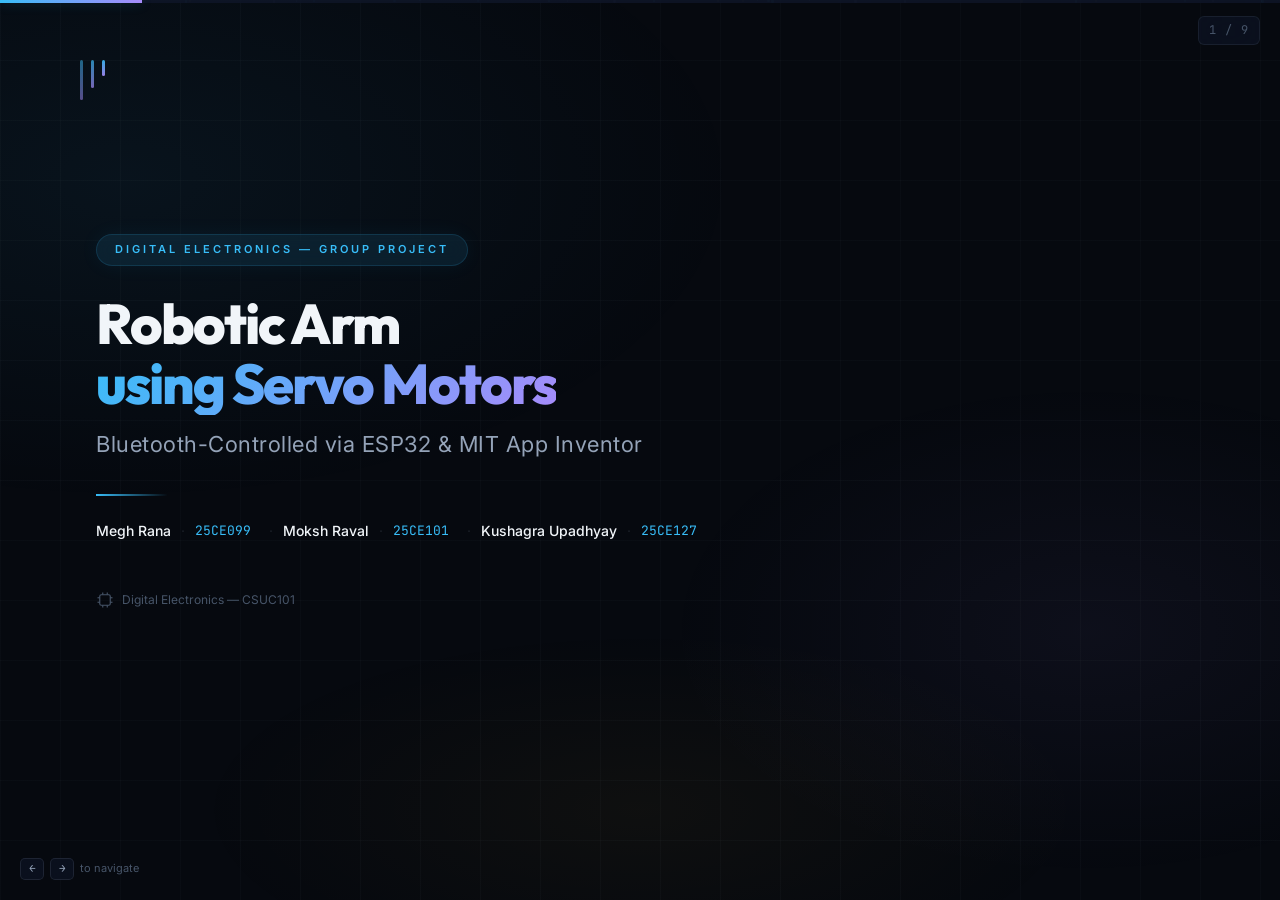
<file: robotic_arm_presentation/index.html>
<!DOCTYPE html>
<html lang="en">
<head>
  <meta charset="UTF-8">
  <meta name="viewport" content="width=device-width, initial-scale=1.0">
  <title>Robotic Arm using Servo Motors — Digital Electronics</title>
  <link rel="preconnect" href="https://fonts.googleapis.com">
  <link rel="preconnect" href="https://fonts.gstatic.com" crossorigin>
  <link href="https://fonts.googleapis.com/css2?family=Inter:wght@300;400;500;600;700;800;900&family=JetBrains+Mono:wght@400;500&family=Outfit:wght@400;500;600;700;800;900&display=swap" rel="stylesheet">
  <link rel="stylesheet" href="styles.css">
  <style>
    /* ── Extra styles specific to this presentation ── */
    .parts-grid {
      display: grid;
      grid-template-columns: repeat(3, 1fr);
      gap: 14px;
      flex: 1;
      align-items: start;
    }
    .part-card {
      background: var(--glass-bg);
      backdrop-filter: blur(var(--glass-blur));
      -webkit-backdrop-filter: blur(var(--glass-blur));
      border: 1px solid var(--glass-border);
      border-radius: 12px;
      padding: 16px 18px;
      border-left: 3px solid var(--card-accent, var(--cyan));
      box-shadow: var(--shadow-sm);
      transition: transform 0.3s ease, box-shadow 0.3s ease, border-color 0.3s ease;
    }
    .part-card:hover {
      transform: translateY(-2px);
      box-shadow: var(--shadow-md);
      border-color: var(--border-glow);
    }
    .part-card .part-name {
      font-family: var(--font-display);
      font-size: 13px;
      font-weight: 700;
      color: var(--text);
      margin-bottom: 4px;
    }
    .part-card .part-qty {
      font-family: var(--font-mono);
      font-size: 11px;
      color: var(--card-accent, var(--cyan));
      margin-bottom: 6px;
    }
    .part-card .part-desc {
      font-size: 12px;
      color: var(--text-dim);
      line-height: 1.55;
    }
    .part-card a {
      display: inline-block;
      margin-top: 8px;
      font-size: 11px;
      font-family: var(--font-mono);
      color: var(--gold);
      text-decoration: none;
      border-bottom: 1px solid rgba(251,191,36,0.3);
      transition: border-color 0.2s, color 0.2s;
    }
    .part-card a:hover { border-color: var(--gold); color: #fcd34d; }

    .pin-table {
      width: 100%;
      border-collapse: collapse;
      font-size: 13px;
    }
    .pin-table th {
      text-align: left;
      padding: 10px 14px;
      font-size: 11px;
      font-weight: 600;
      text-transform: uppercase;
      letter-spacing: 1px;
      color: var(--text-muted);
      border-bottom: 2px solid var(--border-light);
      background: rgba(15, 23, 42, 0.6);
    }
    .pin-table td {
      padding: 9px 14px;
      border-bottom: 1px solid var(--border);
      color: var(--text-dim);
    }
    .pin-table tr:last-child td { border-bottom: none; }
    .pin-table tr:nth-child(even) td { background: rgba(15, 23, 42, 0.4); }
    .pin-mono { font-family: var(--font-mono); font-size: 12px; color: var(--cyan); }
    .pin-label { font-weight: 600; color: var(--text); }

    .scope-grid {
      display: grid;
      grid-template-columns: 1fr 1fr;
      gap: 14px;
      flex: 1;
    }
    .scope-card {
      background: var(--glass-bg);
      backdrop-filter: blur(var(--glass-blur));
      -webkit-backdrop-filter: blur(var(--glass-blur));
      border: 1px solid var(--glass-border);
      border-radius: 14px;
      padding: 18px 20px;
      border-top: 3px solid var(--card-accent, var(--cyan));
      box-shadow: var(--shadow-sm);
      transition: transform 0.3s ease, box-shadow 0.3s ease;
    }
    .scope-card:hover {
      transform: translateY(-2px);
      box-shadow: var(--shadow-md);
    }
    .scope-card h3 {
      font-family: var(--font-display);
      font-size: 14px;
      font-weight: 700;
      color: var(--text);
      margin-bottom: 8px;
    }
    .scope-card p {
      font-size: 12px;
      color: var(--text-dim);
      line-height: 1.6;
    }
    .scope-card p strong {
      color: var(--text);
    }

    .qa-center {
      display: flex;
      flex-direction: column;
      align-items: center;
      justify-content: center;
      height: 100%;
      gap: 28px;
      text-align: center;
    }
    .qa-big {
      font-family: var(--font-display);
      font-size: 80px;
      font-weight: 900;
      letter-spacing: -4px;
      line-height: 1;
      background: linear-gradient(135deg, var(--cyan), var(--violet));
      -webkit-background-clip: text;
      -webkit-text-fill-color: transparent;
      background-clip: text;
      filter: drop-shadow(0 0 30px rgba(56, 189, 248, 0.15));
    }
    .qa-sub {
      font-size: 18px;
      color: var(--text-dim);
      max-width: 480px;
      line-height: 1.6;
    }
    .qa-hint {
      font-size: 12px;
      font-family: var(--font-mono);
      color: var(--text-muted);
      padding: 6px 14px;
      background: var(--glass-bg);
      backdrop-filter: blur(8px);
      border: 1px solid var(--glass-border);
      border-radius: 8px;
    }

    .team-row {
      display: flex;
      gap: 20px;
      justify-content: center;
      flex-wrap: wrap;
    }
    .team-member {
      background: var(--glass-bg);
      backdrop-filter: blur(var(--glass-blur));
      -webkit-backdrop-filter: blur(var(--glass-blur));
      border: 1px solid var(--glass-border);
      border-radius: 12px;
      padding: 20px 28px;
      text-align: center;
      min-width: 170px;
      box-shadow: var(--shadow-sm);
      transition: transform 0.3s ease, box-shadow 0.3s ease;
    }
    .team-member:hover {
      transform: translateY(-2px);
      box-shadow: var(--shadow-glow-cyan);
    }
    .team-member .member-name {
      font-family: var(--font-display);
      font-size: 14px;
      font-weight: 700;
      color: var(--text);
      margin-bottom: 4px;
    }
    .team-member .member-id {
      font-family: var(--font-mono);
      font-size: 12px;
      color: var(--cyan);
    }

    .arch-flow {
      display: flex;
      align-items: center;
      gap: 8px;
      flex-wrap: wrap;
      justify-content: center;
      padding: 20px 0;
    }
    .flow-box {
      background: rgba(15, 23, 42, 0.5);
      backdrop-filter: blur(8px);
      border: 1px solid var(--border);
      border-radius: 10px;
      padding: 10px 16px;
      font-size: 12px;
      font-weight: 600;
      color: var(--text-dim);
      text-align: center;
      min-width: 90px;
      transition: transform 0.2s ease, box-shadow 0.2s ease;
    }
    .flow-box:hover { transform: translateY(-1px); }
    .flow-box.hl {
      border-color: var(--cyan);
      color: var(--cyan);
      background: var(--cyan-dim);
      box-shadow: 0 0 16px rgba(56, 189, 248, 0.08);
    }
    .flow-box.hl-amber {
      border-color: var(--gold);
      color: var(--gold);
      background: var(--gold-dim);
      box-shadow: 0 0 16px rgba(251, 191, 36, 0.08);
    }
    .flow-arrow {
      font-size: 18px;
      color: var(--text-muted);
      transition: color 0.3s ease;
    }

    .code-link {
      display: inline-flex;
      align-items: center;
      gap: 8px;
      font-family: var(--font-mono);
      font-size: 12px;
      color: var(--cyan);
      text-decoration: none;
      background: var(--cyan-dim);
      border: 1px solid rgba(56,189,248,0.2);
      padding: 8px 18px;
      border-radius: 8px;
      transition: all 0.25s ease;
    }
    .code-link:hover {
      background: rgba(56,189,248,0.15);
      border-color: var(--cyan);
      box-shadow: 0 0 20px rgba(56, 189, 248, 0.1);
      transform: translateY(-1px);
    }
  </style>
</head>
<body>

  <div class="progress-bar"><div class="progress-fill" id="progressFill"></div></div>
  <div class="slide-counter" id="slideCounter">1 / 9</div>
  <div class="nav-hint" id="navHint"><span class="key">←</span> <span class="key">→</span> to navigate</div>

  <!-- SLIDE 1: TITLE -->
  <section class="slide active" id="slide-1">
    <div class="slide-content title-slide">
      <div class="title-decoration">
        <div class="deco-line deco-line-1"></div>
        <div class="deco-line deco-line-2"></div>
        <div class="deco-line deco-line-3"></div>
      </div>
      <div class="title-badge anim-item">Digital Electronics — Group Project</div>
      <h1 class="main-title anim-item">
        <span class="title-line-1">Robotic Arm</span>
        <span class="title-line-2">using Servo Motors</span>
      </h1>
      <div class="title-subtitle anim-item">Bluetooth-Controlled via ESP32 &amp; MIT App Inventor</div>
      <div class="title-divider anim-item"></div>
      <div class="title-meta anim-item">
        <span class="meta-label">Megh Rana</span><span class="meta-dot">·</span><span class="meta-value">25CE099</span>
        <span class="meta-dot" style="margin-left:8px">·</span>
        <span class="meta-label">Moksh Raval</span><span class="meta-dot">·</span><span class="meta-value">25CE101</span>
        <span class="meta-dot" style="margin-left:8px">·</span>
        <span class="meta-label">Kushagra Upadhyay</span><span class="meta-dot">·</span><span class="meta-value">25CE127</span>
      </div>
      <div class="title-footer anim-item">
        <svg class="icon-chip" viewBox="0 0 24 24" width="18" height="18" fill="none" stroke="currentColor" stroke-width="1.5">
          <rect x="5" y="5" width="14" height="14" rx="2"/>
          <line x1="9" y1="2" x2="9" y2="5"/><line x1="15" y1="2" x2="15" y2="5"/>
          <line x1="9" y1="19" x2="9" y2="22"/><line x1="15" y1="19" x2="15" y2="22"/>
          <line x1="2" y1="9" x2="5" y2="9"/><line x1="2" y1="15" x2="5" y2="15"/>
          <line x1="19" y1="9" x2="22" y2="9"/><line x1="19" y1="15" x2="22" y2="15"/>
        </svg>
        <span>Digital Electronics — CSUC101</span>
      </div>
    </div>
  </section>

  <!-- SLIDE 2: OVERVIEW -->
  <section class="slide" id="slide-2">
    <div class="slide-content">
      <div class="slide-header anim-item">
        <span class="slide-number">01</span>
        <h2>Project Overview</h2>
      </div>
      <div class="two-col">
        <div class="col-left">
          <div class="card anim-item">
            <h3>What We Built</h3>
            <p>A <strong>4-DOF robotic arm</strong> with a gripper, driven by four servo motors and controlled wirelessly over <strong>Bluetooth</strong> from an Android app we built ourselves using MIT App Inventor.</p>
          </div>
          <div class="card anim-item">
            <h3>The Brain</h3>
            <p>An <strong>ESP32-WROOM-32</strong> microcontroller handles both the Bluetooth Classic SPP stack and PWM signal generation for all four servos simultaneously — no additional PWM driver IC needed.</p>
          </div>
          <div class="highlight-box anim-item">
            <div class="highlight-icon">📡</div>
            <div>The Android app sends single-character prefixed angle commands (<code>A090</code>, <code>B045</code>…) over Bluetooth. The ESP32 parses and drives the corresponding servo in real time.</div>
          </div>
        </div>
        <div class="col-right">
          <div class="diagram-box anim-item">
            <div class="staircase-title">System Architecture</div>
            <div class="arch-flow">
              <div class="flow-box hl-amber">Android App<br><small style="font-weight:400;color:inherit;opacity:0.7">MIT App Inventor</small></div>
              <div class="flow-arrow">→</div>
              <div class="flow-box hl">Bluetooth<br><small style="font-weight:400;color:inherit;opacity:0.7">Classic SPP</small></div>
              <div class="flow-arrow">→</div>
              <div class="flow-box hl">ESP32<br><small style="font-weight:400;color:inherit;opacity:0.7">WROOM-32</small></div>
              <div class="flow-arrow">→</div>
              <div class="flow-box">PWM<br><small style="font-weight:400;color:inherit;opacity:0.7">GPIO 23/27/18/13</small></div>
              <div class="flow-arrow">→</div>
              <div class="flow-box hl-amber">4× Servos<br><small style="font-weight:400;color:inherit;opacity:0.7">SG90 / MG90</small></div>
            </div>
          </div>
          <div class="card anim-item">
            <h3>Chassis</h3>
            <p>The arm structure is a <strong>custom 3D-printed chassis</strong>, designed to mount all four servos at the correct joint angles and keep the overall weight low enough for the SG90 torque rating.</p>
          </div>
        </div>
      </div>
    </div>
  </section>

  <!-- SLIDE 3: PARTS LIST -->
  <section class="slide" id="slide-3">
    <div class="slide-content">
      <div class="slide-header anim-item">
        <span class="slide-number">02</span>
        <h2>Components &amp; Parts List</h2>
      </div>
      <div class="parts-grid">

        <div class="part-card anim-item" style="--card-accent: var(--teal);">
          <div class="part-name">SG90 / MG90 Micro Servo</div>
          <div class="part-qty">Qty: 4</div>
          <div class="part-desc">180° PWM servo motors. SG90 (plastic gear) for lighter joints; MG90 (metal gear) for the base requiring higher torque. 4.8–6 V, ~2.5 kg·cm stall torque.</div>
          <a href="https://www.towerpro.com.tw/product/sg90-7/" target="_blank" rel="noopener">SG90 Datasheet ↗</a><br>
          <a href="https://www.towerpro.com.tw/product/mg90s-3/" target="_blank" rel="noopener">MG90S Datasheet ↗</a>
        </div>

        <div class="part-card anim-item" style="--card-accent: var(--amber);">
          <div class="part-name">ESP32-WROOM-32</div>
          <div class="part-qty">Qty: 1</div>
          <div class="part-desc">Dual-core 240 MHz MCU with integrated Bluetooth Classic &amp; Wi-Fi. 16 PWM-capable GPIO pins. Runs the ESP32Servo library for hardware-timer-backed PWM.</div>
          <a href="https://www.espressif.com/sites/default/files/documentation/esp32-wroom-32_datasheet_en.pdf" target="_blank" rel="noopener">ESP32-WROOM-32 Datasheet ↗</a>
        </div>

        <div class="part-card anim-item" style="--card-accent: var(--rose);">
          <div class="part-name">7805 Voltage Regulator</div>
          <div class="part-qty">Qty: 1 · TO-220 Package</div>
          <div class="part-desc">Linear regulator providing a stable <strong>5 V</strong> rail for the servo motors from the 7.4 V (2× 18650) battery pack. Input up to 35 V, 1 A continuous output.</div>
          <a href="https://www.ti.com/lit/ds/symlink/lm7805.pdf" target="_blank" rel="noopener">LM7805 Datasheet ↗</a>
        </div>

        <div class="part-card anim-item" style="--card-accent: var(--slate);">
          <div class="part-name">18650 Li-Ion Cells</div>
          <div class="part-qty">Qty: 2 · Series (7.4 V)</div>
          <div class="part-desc">Two 3.7 V 18650 cells in series supply ~7.4 V to the 7805 regulator. Provides sufficient headroom (≥2 V dropout) for stable 5 V output throughout discharge.</div>
          <a href="https://www.orbtronic.com/content/samsung-35e-datasheet-18650-specs.pdf" target="_blank" rel="noopener">18650 Cell Datasheet ↗</a>
        </div>

        <div class="part-card anim-item" style="--card-accent: var(--teal);">
          <div class="part-name">1000 µF Electrolytic Capacitor</div>
          <div class="part-qty">Qty: 1 · 10 V+</div>
          <div class="part-desc">Placed on the 5 V rail to absorb current spikes when servos change position simultaneously, preventing voltage dips that would reset the ESP32.</div>
          <a href="https://www.nichicon.co.jp/english/products/pdfs/e-ucy.pdf" target="_blank" rel="noopener">Electrolytic Cap Datasheet ↗</a>
        </div>

        <div class="part-card anim-item" style="--card-accent: var(--amber);">
          <div class="part-name">3D-Printed Chassis</div>
          <div class="part-qty">Custom · PLA</div>
          <div class="part-desc">Arm structure printed in PLA. Designed to mount all four servo joints at correct angles, keep weight minimal, and allow easy disassembly for iteration.</div>
        </div>

      </div>
    </div>
  </section>

  <!-- SLIDE 4: POWER SUPPLY -->
  <section class="slide" id="slide-4">
    <div class="slide-content">
      <div class="slide-header anim-item">
        <span class="slide-number">03</span>
        <h2>Power Supply Design</h2>
      </div>
      <div class="two-col">
        <div class="col-left">
          <div class="card anim-item">
            <h3>Supply Chain</h3>
            <p>Two <strong>3.7 V 18650 Li-Ion cells</strong> in series give a nominal <strong>7.4 V</strong> (up to ~8.4 V fully charged). This feeds the 7805 linear regulator which outputs a clean <strong>5 V</strong> for the servo rail.</p>
            <p>The ESP32 dev board has its own onboard 3.3 V LDO, so it is powered separately from the USB or the same 5 V rail via its VIN pin.</p>
          </div>
          <div class="card anim-item">
            <h3>Why 7805?</h3>
            <p>The <strong>LM7805 (TO-220)</strong> is simple, robust, and handles the ~1 A peak current demand of four servos moving simultaneously. The TO-220 package dissipates heat efficiently without a heatsink at our load levels.</p>
          </div>
        </div>
        <div class="col-right">
          <div class="diagram-box anim-item">
            <div class="staircase-title">Power Rail Diagram</div>
            <svg viewBox="0 0 340 180" width="100%" style="font-family:var(--font-mono)">
              <!-- Battery -->
              <rect x="10" y="70" width="70" height="40" rx="6" fill="none" stroke="var(--amber)" stroke-width="1.5"/>
              <text x="45" y="87" fill="var(--amber)" font-size="10" text-anchor="middle">2× 18650</text>
              <text x="45" y="101" fill="var(--amber)" font-size="10" text-anchor="middle">7.4 V</text>
              <!-- wire to 7805 -->
              <line x1="80" y1="90" x2="120" y2="90" stroke="var(--text-dim)" stroke-width="1.5"/>
              <!-- 7805 -->
              <rect x="120" y="70" width="70" height="40" rx="6" fill="none" stroke="var(--rose)" stroke-width="1.5"/>
              <text x="155" y="87" fill="var(--rose)" font-size="10" text-anchor="middle">LM7805</text>
              <text x="155" y="101" fill="var(--rose)" font-size="10" text-anchor="middle">TO-220</text>
              <!-- wire to cap -->
              <line x1="190" y1="90" x2="220" y2="90" stroke="var(--text-dim)" stroke-width="1.5"/>
              <!-- cap symbol -->
              <line x1="220" y1="75" x2="220" y2="105" stroke="var(--teal)" stroke-width="2"/>
              <line x1="228" y1="75" x2="228" y2="105" stroke="var(--teal)" stroke-width="2"/>
              <text x="224" y="120" fill="var(--teal)" font-size="9" text-anchor="middle">1000µF</text>
              <!-- wire to servos -->
              <line x1="228" y1="90" x2="270" y2="90" stroke="var(--text-dim)" stroke-width="1.5"/>
              <!-- 5V label -->
              <text x="248" y="82" fill="var(--teal)" font-size="10" text-anchor="middle">5 V</text>
              <!-- servos box -->
              <rect x="270" y="60" width="60" height="60" rx="6" fill="none" stroke="var(--teal)" stroke-width="1.5"/>
              <text x="300" y="85" fill="var(--teal)" font-size="10" text-anchor="middle">4×</text>
              <text x="300" y="99" fill="var(--teal)" font-size="10" text-anchor="middle">Servos</text>
              <!-- GND line -->
              <line x1="45" y1="110" x2="45" y2="150" stroke="var(--text-muted)" stroke-width="1.5"/>
              <line x1="155" y1="110" x2="155" y2="150" stroke="var(--text-muted)" stroke-width="1.5"/>
              <line x1="300" y1="120" x2="300" y2="150" stroke="var(--text-muted)" stroke-width="1.5"/>
              <line x1="45" y1="150" x2="300" y2="150" stroke="var(--text-muted)" stroke-width="1.5"/>
              <text x="172" y="165" fill="var(--text-muted)" font-size="10" text-anchor="middle">GND</text>
            </svg>
          </div>
          <div class="comparison-mini anim-item">
            <div class="cmp-row"><span class="cmp-label">Battery voltage</span><span class="cmp-value cmp-warn">7.4 V nominal</span></div>
            <div class="cmp-row"><span class="cmp-label">Regulator output</span><span class="cmp-value cmp-good">5.0 V stable</span></div>
            <div class="cmp-row"><span class="cmp-label">Dropout headroom</span><span class="cmp-value cmp-good">~2.4 V (safe)</span></div>
            <div class="cmp-row"><span class="cmp-label">Bulk capacitor</span><span class="cmp-value cmp-good">1000 µF — spike buffer</span></div>
          </div>
        </div>
      </div>
    </div>
  </section>

  <!-- SLIDE 5: ESP32 & GPIO PINS -->
  <section class="slide" id="slide-5">
    <div class="slide-content">
      <div class="slide-header anim-item">
        <span class="slide-number">04</span>
        <h2>ESP32 &amp; GPIO Pin Assignment</h2>
      </div>
      <div class="two-col">
        <div class="col-left">
          <div class="card anim-item">
            <h3>Why These Pins?</h3>
            <p>The <strong>ESP32Servo</strong> library uses hardware timers (LEDC peripheral) for PWM. Pins 23, 27, 18, and 13 are all <strong>output-capable, PWM-compatible</strong> GPIO pins with no conflicts with the Bluetooth stack, SPI flash, or strapping pins.</p>
          </div>
          <div class="card anim-item">
            <h3>PWM Parameters</h3>
            <p>Each servo is attached with a pulse range of <strong>500 µs – 2400 µs</strong>, covering the full 0°–180° range of the SG90/MG90. The ESP32 allocates one hardware timer per servo (timers 0–3).</p>
          </div>
          <div class="anim-item" style="margin-top:4px">
            <a class="code-link" href="https://github.com/25CE101-MOKSH-CE-CSPIT/BLUETOOTH-CONTROLLED-ROBOTIC-ARM/blob/main/BLUETOOTH_ARM_CONTROLLER_CODE/BLUETOOTH_ARM_CONTROLLER_CODE.ino" target="_blank" rel="noopener">
              <svg width="14" height="14" viewBox="0 0 24 24" fill="none" stroke="currentColor" stroke-width="2" stroke-linecap="round" stroke-linejoin="round"><polyline points="16 18 22 12 16 6"/><polyline points="8 6 2 12 8 18"/></svg>
              View Full Source Code on GitHub ↗
            </a>
          </div>
        </div>
        <div class="col-right">
          <div class="diagram-box anim-item">
            <div class="staircase-title">Servo → GPIO Mapping</div>
            <table class="pin-table">
              <thead>
                <tr><th>Servo</th><th>Joint</th><th>GPIO Pin</th><th>Timer</th></tr>
              </thead>
              <tbody>
                <tr>
                  <td class="pin-label">S1</td>
                  <td>Base Rotation</td>
                  <td class="pin-mono">GPIO 23</td>
                  <td class="pin-mono">Timer 0</td>
                </tr>
                <tr>
                  <td class="pin-label">S2</td>
                  <td>Arm Up / Down</td>
                  <td class="pin-mono">GPIO 27</td>
                  <td class="pin-mono">Timer 1</td>
                </tr>
                <tr>
                  <td class="pin-label">S3</td>
                  <td>Arm Extension</td>
                  <td class="pin-mono">GPIO 18</td>
                  <td class="pin-mono">Timer 2</td>
                </tr>
                <tr>
                  <td class="pin-label">S4</td>
                  <td>Gripper Open/Close</td>
                  <td class="pin-mono">GPIO 13</td>
                  <td class="pin-mono">Timer 3</td>
                </tr>
              </tbody>
            </table>
          </div>
          <div class="formula-card anim-item">
            <div class="formula-label">Command Protocol</div>
            <div class="formula" style="font-size:13px">
              &lt;ServoID&gt;&lt;Angle&gt; &nbsp;→&nbsp; e.g. <span style="color:var(--amber)">A090</span>, <span style="color:var(--teal)">D045</span>
            </div>
            <div class="formula-note">A=Base · B=Arm Up/Down · C=Extension · D=Gripper · Angle: 0–180</div>
          </div>
        </div>
      </div>
    </div>
  </section>

  <!-- SLIDE 6: SOFTWARE -->
  <section class="slide" id="slide-6">
    <div class="slide-content">
      <div class="slide-header anim-item">
        <span class="slide-number">05</span>
        <h2>Software &amp; App</h2>
      </div>
      <div class="two-col">
        <div class="col-left">
          <div class="card anim-item">
            <h3>ESP32 Firmware</h3>
            <p>Written in <strong>Arduino C++</strong> using the <strong>ESP32Servo</strong> library for hardware-timer PWM and the built-in <strong>BluetoothSerial</strong> library for Classic BT SPP. The firmware reads incoming characters, buffers them until a new command prefix arrives, then parses and drives the servo.</p>
          </div>
          <div class="step-list anim-item">
            <div class="step"><div class="step-num">1</div><div class="step-text">Allocate 4 hardware PWM timers on boot</div></div>
            <div class="step"><div class="step-num">2</div><div class="step-text">Attach each servo with 500–2400 µs pulse range</div></div>
            <div class="step"><div class="step-num">3</div><div class="step-text">Start Bluetooth as <strong>"RobotArm"</strong> device</div></div>
            <div class="step"><div class="step-num">4</div><div class="step-text">Loop: read BT stream → parse command → <code>servo.write(angle)</code></div></div>
          </div>
        </div>
        <div class="col-right">
          <div class="card anim-item">
            <h3>Android App — MIT App Inventor</h3>
            <p>A custom Android app built with <strong>MIT App Inventor</strong>. It connects to the ESP32 over Bluetooth Classic, presents four sliders (one per servo), and sends the corresponding angle command string on every slider change.</p>
            <p>No third-party app needed — full control over the UI and command format.</p>
          </div>
          <div class="comparison-mini anim-item">
            <div class="cmp-row"><span class="cmp-label">Firmware language</span><span class="cmp-value cmp-good">Arduino C++</span></div>
            <div class="cmp-row"><span class="cmp-label">Servo library</span><span class="cmp-value cmp-good">ESP32Servo</span></div>
            <div class="cmp-row"><span class="cmp-label">BT library</span><span class="cmp-value cmp-good">BluetoothSerial (built-in)</span></div>
            <div class="cmp-row"><span class="cmp-label">App platform</span><span class="cmp-value cmp-good">MIT App Inventor</span></div>
            <div class="cmp-row"><span class="cmp-label">Connection type</span><span class="cmp-value cmp-warn">Bluetooth Classic SPP</span></div>
          </div>
        </div>
      </div>
    </div>
  </section>

  <!-- SLIDE 7: FUTURE SCOPE -->
  <section class="slide" id="slide-7">
    <div class="slide-content">
      <div class="slide-header anim-item">
        <span class="slide-number">06</span>
        <h2>Future Scope</h2>
      </div>
      <p class="slide-intro anim-item">With better hardware and further development, this project can evolve from a prototype into a real-world automation platform.</p>
      <div class="scope-grid">
        <div class="scope-card anim-item" style="--card-accent: var(--teal);">
          <h3>🎮 Gyro / Accelerometer Control</h3>
          <p>Replace the slider UI with a <strong>phone IMU or a standalone MPU-6050</strong> worn on the hand. Map wrist orientation directly to arm joint angles for intuitive, gesture-based control.</p>
        </div>
        <div class="scope-card anim-item" style="--card-accent: var(--amber);">
          <h3>🏭 Industrial Pick-and-Place</h3>
          <p>Scale up with <strong>higher-torque stepper or DC servo motors</strong> and a rigid metal chassis. Automate repetitive pick-and-place tasks on factory lines — from delicate CPU dies to heavier components.</p>
        </div>
        <div class="scope-card anim-item" style="--card-accent: var(--rose);">
          <h3>🔧 Welding &amp; Hazardous Tasks</h3>
          <p>Deploy in environments unsafe for humans — <strong>welding, chemical handling, or high-temperature assembly</strong>. Consistent, repeatable motion makes robotic arms ideal for precision industrial processes.</p>
        </div>
        <div class="scope-card anim-item" style="--card-accent: var(--slate);">
          <h3>🤖 Autonomous Automation</h3>
          <p>Add <strong>computer vision (camera + ML model)</strong> to detect and classify objects. The arm can then autonomously sort, assemble, or inspect parts without human input — a step toward full factory automation.</p>
        </div>
      </div>
    </div>
  </section>

  <!-- SLIDE 8: Q&A -->
  <section class="slide" id="slide-8">
    <div class="slide-content">
      <div class="qa-center">
        <div class="qa-big anim-item">Q &amp; A</div>
        <div class="qa-sub anim-item">We're ready for your questions.</div>
        <div class="qa-hint anim-item">← → to navigate · press End for last slide</div>
      </div>
    </div>
  </section>

  <!-- SLIDE 9: THANK YOU -->
  <section class="slide" id="slide-9">
    <div class="slide-content title-slide">
      <div class="title-decoration">
        <div class="deco-line deco-line-1"></div>
        <div class="deco-line deco-line-2"></div>
        <div class="deco-line deco-line-3"></div>
      </div>
      <div class="title-badge anim-item">Digital Electronics — CSUC101</div>
      <h1 class="main-title anim-item">
        <span class="title-line-1">Thank</span>
        <span class="title-line-2">You</span>
      </h1>
      <div class="title-divider anim-item"></div>
      <div class="team-row anim-item">
        <div class="team-member">
          <div class="member-name">Megh Rana</div>
          <div class="member-id">25CE099</div>
        </div>
        <div class="team-member">
          <div class="member-name">Moksh Raval</div>
          <div class="member-id">25CE101</div>
        </div>
        <div class="team-member">
          <div class="member-name">Kushagra Upadhyay</div>
          <div class="member-id">25CE127</div>
        </div>
      </div>
      <div class="title-footer anim-item" style="margin-top:32px">
        <svg class="icon-chip" viewBox="0 0 24 24" width="18" height="18" fill="none" stroke="currentColor" stroke-width="1.5">
          <rect x="5" y="5" width="14" height="14" rx="2"/>
          <line x1="9" y1="2" x2="9" y2="5"/><line x1="15" y1="2" x2="15" y2="5"/>
          <line x1="9" y1="19" x2="9" y2="22"/><line x1="15" y1="19" x2="15" y2="22"/>
          <line x1="2" y1="9" x2="5" y2="9"/><line x1="2" y1="15" x2="5" y2="15"/>
          <line x1="19" y1="9" x2="22" y2="9"/><line x1="19" y1="15" x2="22" y2="15"/>
        </svg>
        <span>Robotic Arm using Servo Motors — Group Project</span>
      </div>
    </div>
  </section>

  <script src="script.js"></script>
</body>
</html>
</file>
<file: ai_presentation/styles.css>
/* ============================================================
   DESIGN SYSTEM — AI In Modern Day Presentation
   Vibrant warm palette · Big & bold · Projector-ready
   ============================================================ */

:root {
  /* Core backgrounds — slightly warmer, not pure black */
  --bg-deep: #0f1110;
  --bg-surface: #181d1a;
  --bg-card: rgba(255, 255, 255, 0.05);
  --bg-card-solid: #1e2622;
  --border: rgba(255, 255, 255, 0.1);
  --border-light: rgba(255, 255, 255, 0.15);

  /* Text — high contrast */
  --text: #f5f3ef;
  --text-dim: #b8c4b0;
  --text-muted: #7a8a72;

  /* Accent colors — warm & VIBRANT */
  --coral: #ff6b4a;
  --coral-glow: rgba(255, 107, 74, 0.25);
  --coral-dim: rgba(255, 107, 74, 0.12);
  --coral-bg: rgba(255, 107, 74, 0.08);
  --emerald: #34d399;
  --emerald-dim: rgba(52, 211, 153, 0.12);
  --gold: #fbbf24;
  --gold-dim: rgba(251, 191, 36, 0.15);
  --crimson: #ef4444;
  --crimson-dim: rgba(239, 68, 68, 0.12);
  --tangerine: #fb923c;
  --tangerine-dim: rgba(251, 146, 60, 0.12);

  /* Typography */
  --font: 'Inter', -apple-system, BlinkMacSystemFont, sans-serif;
  --font-mono: 'JetBrains Mono', monospace;

  /* Spacing */
  --slide-pad: 60px;
  --slide-pad-right: 60px;
}

/* ============================================================
   RESET & BASE
   ============================================================ */

*, *::before, *::after {
  margin: 0;
  padding: 0;
  box-sizing: border-box;
}

html, body {
  width: 100%;
  height: 100%;
  overflow: hidden;
  font-family: var(--font);
  font-size: 18px;
  line-height: 1.6;
  color: var(--text);
  background: var(--bg-deep);
  -webkit-font-smoothing: antialiased;
}

/* ============================================================
   PROGRESS BAR
   ============================================================ */

.progress-bar {
  position: fixed;
  top: 0;
  left: 0;
  width: 100%;
  height: 4px;
  background: rgba(255,255,255,0.06);
  z-index: 100;
}

.progress-fill {
  height: 100%;
  width: 10%;
  background: linear-gradient(90deg, var(--coral), var(--gold));
  transition: width 0.5s cubic-bezier(0.22, 1, 0.36, 1);
  box-shadow: 0 0 12px var(--coral-glow);
}

/* ============================================================
   SLIDE COUNTER
   ============================================================ */

.slide-counter {
  position: fixed;
  top: 18px;
  right: 24px;
  font-family: var(--font-mono);
  font-size: 13px;
  color: var(--text-muted);
  z-index: 100;
  letter-spacing: 1px;
}

/* ============================================================
   NAV HINT
   ============================================================ */

.nav-hint {
  position: fixed;
  bottom: 24px;
  left: 24px;
  font-size: 12px;
  color: var(--text-muted);
  z-index: 100;
  display: flex;
  align-items: center;
  gap: 6px;
  opacity: 1;
  transition: opacity 0.5s ease;
}

.nav-hint.hidden { opacity: 0; }

.key {
  display: inline-flex;
  align-items: center;
  justify-content: center;
  min-width: 28px;
  height: 24px;
  padding: 0 8px;
  border: 1px solid var(--border);
  border-radius: 5px;
  font-family: var(--font-mono);
  font-size: 12px;
  color: var(--text-dim);
  background: var(--bg-card);
}

/* ============================================================
   SLIDE LAYOUT
   ============================================================ */

.slide {
  position: fixed;
  top: 0; left: 0;
  width: 100%; height: 100%;
  display: flex;
  align-items: center;
  justify-content: center;
  opacity: 0;
  visibility: hidden;
  transition: none;
  z-index: 1;
}

.slide.active { opacity: 1; visibility: visible; z-index: 10; }

.slide.entering { animation: slideEnter 0.6s cubic-bezier(0.22, 1, 0.36, 1) forwards; }
.slide.exiting { animation: slideExit 0.4s cubic-bezier(0.55, 0, 1, 0.45) forwards; z-index: 5; }

@keyframes slideEnter {
  from { opacity: 0; transform: translateX(40px); }
  to   { opacity: 1; transform: translateX(0); }
}
@keyframes slideExit {
  from { opacity: 1; transform: translateX(0); }
  to   { opacity: 0; transform: translateX(-40px); }
}

.slide.entering-reverse { animation: slideEnterReverse 0.6s cubic-bezier(0.22, 1, 0.36, 1) forwards; }
.slide.exiting-reverse { animation: slideExitReverse 0.4s cubic-bezier(0.55, 0, 1, 0.45) forwards; z-index: 5; }

@keyframes slideEnterReverse {
  from { opacity: 0; transform: translateX(-40px); }
  to   { opacity: 1; transform: translateX(0); }
}
@keyframes slideExitReverse {
  from { opacity: 1; transform: translateX(0); }
  to   { opacity: 0; transform: translateX(40px); }
}

.slide-content {
  width: 100%;
  max-width: 1300px;
  height: 100%;
  padding: var(--slide-pad);
  display: flex;
  flex-direction: column;
  justify-content: center;
  position: relative;
  z-index: 2;
}

/* ============================================================
   COLORED SLIDE BACKGROUNDS
   ============================================================ */

.slide-bg-warm::before {
  content: '';
  position: absolute;
  inset: 0;
  background: radial-gradient(ellipse at 30% 20%, rgba(255, 107, 74, 0.08), transparent 60%),
              radial-gradient(ellipse at 80% 80%, rgba(251, 191, 36, 0.06), transparent 50%);
  pointer-events: none;
  z-index: 0;
}

.slide-bg-emerald::before {
  content: '';
  position: absolute;
  inset: 0;
  background: radial-gradient(ellipse at 70% 30%, rgba(52, 211, 153, 0.07), transparent 55%),
              radial-gradient(ellipse at 20% 80%, rgba(255, 107, 74, 0.05), transparent 50%);
  pointer-events: none;
  z-index: 0;
}

.slide-bg-gold::before {
  content: '';
  position: absolute;
  inset: 0;
  background: radial-gradient(ellipse at 50% 20%, rgba(251, 191, 36, 0.1), transparent 55%),
              radial-gradient(ellipse at 20% 80%, rgba(251, 146, 60, 0.06), transparent 50%);
  pointer-events: none;
  z-index: 0;
}

.slide-bg-coral::before {
  content: '';
  position: absolute;
  inset: 0;
  background: radial-gradient(ellipse at 60% 40%, rgba(255, 107, 74, 0.1), transparent 55%),
              radial-gradient(ellipse at 10% 90%, rgba(251, 191, 36, 0.06), transparent 50%);
  pointer-events: none;
  z-index: 0;
}

/* ============================================================
   ANIMATED ITEMS
   ============================================================ */

.anim-item {
  opacity: 0;
  transform: translateY(20px);
  transition: none;
}

.slide.active .anim-item {
  animation: itemReveal 0.5s cubic-bezier(0.22, 1, 0.36, 1) forwards;
}

.slide.active .anim-item:nth-child(1) { animation-delay: 0.08s; }
.slide.active .anim-item:nth-child(2) { animation-delay: 0.16s; }
.slide.active .anim-item:nth-child(3) { animation-delay: 0.24s; }
.slide.active .anim-item:nth-child(4) { animation-delay: 0.32s; }
.slide.active .anim-item:nth-child(5) { animation-delay: 0.40s; }
.slide.active .anim-item:nth-child(6) { animation-delay: 0.48s; }
.slide.active .anim-item:nth-child(7) { animation-delay: 0.56s; }

.slide.active .col-left .anim-item:nth-child(1) { animation-delay: 0.12s; }
.slide.active .col-left .anim-item:nth-child(2) { animation-delay: 0.22s; }
.slide.active .col-left .anim-item:nth-child(3) { animation-delay: 0.32s; }
.slide.active .col-right .anim-item:nth-child(1) { animation-delay: 0.18s; }
.slide.active .col-right .anim-item:nth-child(2) { animation-delay: 0.30s; }
.slide.active .col-right .anim-item:nth-child(3) { animation-delay: 0.42s; }

.slide.active .app-grid .anim-item:nth-child(1) { animation-delay: 0.06s; }
.slide.active .app-grid .anim-item:nth-child(2) { animation-delay: 0.12s; }
.slide.active .app-grid .anim-item:nth-child(3) { animation-delay: 0.18s; }
.slide.active .app-grid .anim-item:nth-child(4) { animation-delay: 0.24s; }
.slide.active .app-grid .anim-item:nth-child(5) { animation-delay: 0.30s; }
.slide.active .app-grid .anim-item:nth-child(6) { animation-delay: 0.36s; }
.slide.active .app-grid .anim-item:nth-child(7) { animation-delay: 0.42s; }

.slide.active .capability-grid .anim-item:nth-child(1) { animation-delay: 0.08s; }
.slide.active .capability-grid .anim-item:nth-child(2) { animation-delay: 0.14s; }
.slide.active .capability-grid .anim-item:nth-child(3) { animation-delay: 0.20s; }
.slide.active .capability-grid .anim-item:nth-child(4) { animation-delay: 0.26s; }
.slide.active .capability-grid .anim-item:nth-child(5) { animation-delay: 0.32s; }
.slide.active .capability-grid .anim-item:nth-child(6) { animation-delay: 0.38s; }
.slide.active .capability-grid .anim-item:nth-child(7) { animation-delay: 0.44s; }

.slide.active .prompt-parts .anim-item:nth-child(1) { animation-delay: 0.10s; }
.slide.active .prompt-parts .anim-item:nth-child(2) { animation-delay: 0.20s; }
.slide.active .prompt-parts .anim-item:nth-child(3) { animation-delay: 0.30s; }
.slide.active .prompt-parts .anim-item:nth-child(4) { animation-delay: 0.40s; }

.slide.active .pros-cons .anim-item:nth-child(1) { animation-delay: 0.10s; }
.slide.active .pros-cons .anim-item:nth-child(2) { animation-delay: 0.20s; }

.slide.active .future-grid .anim-item:nth-child(1) { animation-delay: 0.10s; }
.slide.active .future-grid .anim-item:nth-child(2) { animation-delay: 0.18s; }
.slide.active .future-grid .anim-item:nth-child(3) { animation-delay: 0.26s; }
.slide.active .future-grid .anim-item:nth-child(4) { animation-delay: 0.34s; }

@keyframes itemReveal {
  from { opacity: 0; transform: translateY(20px); }
  to   { opacity: 1; transform: translateY(0); }
}

/* ============================================================
   TITLE SLIDE
   ============================================================ */

.title-slide {
  align-items: flex-start;
  justify-content: center;
  padding-top: 0;
}

.title-bg {
  position: absolute;
  inset: 0;
  z-index: 0;
  overflow: hidden;
}

.title-bg img {
  width: 100%;
  height: 100%;
  object-fit: cover;
  opacity: 0.3;
  filter: saturate(1.2);
}

.title-bg-overlay {
  position: absolute;
  inset: 0;
  background: linear-gradient(135deg, rgba(15, 17, 16, 0.85) 0%, rgba(15, 17, 16, 0.6) 50%, rgba(15, 17, 16, 0.9) 100%);
}

.title-decoration {
  position: absolute;
  top: 60px;
  left: 50px;
  display: flex;
  gap: 8px;
}

.deco-line {
  width: 4px;
  border-radius: 2px;
  background: var(--coral);
}

.deco-line-1 { height: 48px; opacity: 0.4; }
.deco-line-2 { height: 32px; opacity: 0.6; }
.deco-line-3 { height: 18px; opacity: 0.8; }

.title-badge {
  display: inline-block;
  font-size: 13px;
  font-weight: 600;
  text-transform: uppercase;
  letter-spacing: 3px;
  color: var(--coral);
  background: var(--coral-dim);
  padding: 8px 20px;
  border-radius: 6px;
  border: 1px solid rgba(255, 107, 74, 0.25);
  margin-bottom: 28px;
}

.main-title {
  font-size: 68px;
  font-weight: 800;
  line-height: 1.05;
  letter-spacing: -2px;
  margin-bottom: 16px;
}

.title-line-1 {
  display: block;
  color: var(--text);
}

.title-line-2 {
  display: block;
  background: linear-gradient(135deg, var(--coral), var(--gold));
  -webkit-background-clip: text;
  -webkit-text-fill-color: transparent;
  background-clip: text;
}

.title-subtitle {
  font-size: 22px;
  font-weight: 400;
  color: var(--text-dim);
  margin-bottom: 36px;
  letter-spacing: 0.3px;
  font-style: italic;
}

.title-divider {
  width: 80px;
  height: 3px;
  background: linear-gradient(90deg, var(--coral), var(--gold));
  margin-bottom: 28px;
  border-radius: 2px;
}

.title-meta {
  display: flex;
  align-items: center;
  gap: 12px;
  font-size: 16px;
  color: var(--text-dim);
  margin-bottom: 40px;
}

.meta-label { font-weight: 500; color: var(--text); }
.meta-dot { color: var(--border-light); }

.title-footer {
  display: flex;
  align-items: center;
  gap: 8px;
  font-size: 13px;
  color: var(--text-muted);
}

.title-question {
  font-size: 18px;
  color: var(--gold);
  font-style: italic;
  margin-top: 16px;
  padding: 16px 24px;
  background: var(--gold-dim);
  border: 1px solid rgba(251, 191, 36, 0.22);
  border-radius: 10px;
  display: inline-block;
  line-height: 1.5;
}

/* ============================================================
   SLIDE HEADER (BIGGER)
   ============================================================ */

.slide-header {
  display: flex;
  align-items: baseline;
  gap: 16px;
  margin-bottom: 20px;
}

.slide-number {
  font-family: var(--font-mono);
  font-size: 14px;
  font-weight: 500;
  color: var(--coral);
  opacity: 0.6;
}

.slide-header h2 {
  font-size: 36px;
  font-weight: 700;
  letter-spacing: -0.5px;
  color: var(--text);
}

.slide-eyebrow {
  font-size: 12px;
  font-weight: 600;
  text-transform: uppercase;
  letter-spacing: 3px;
  color: var(--coral);
  margin-bottom: 4px;
}

.slide-intro {
  font-size: 16px;
  color: var(--text-dim);
  max-width: 750px;
  margin-bottom: 24px;
  line-height: 1.7;
}

/* ============================================================
   TWO COLUMN
   ============================================================ */

.two-col {
  display: grid;
  grid-template-columns: 1fr 1fr;
  gap: 28px;
  flex: 1;
  align-items: start;
}

.col-left, .col-right {
  display: flex;
  flex-direction: column;
  gap: 16px;
}

/* ============================================================
   CARDS (BIGGER)
   ============================================================ */

.card {
  background: var(--bg-card);
  border: 1px solid var(--border);
  border-radius: 14px;
  padding: 22px 24px;
  backdrop-filter: blur(8px);
}

.card h3 {
  font-size: 17px;
  font-weight: 600;
  color: var(--coral);
  margin-bottom: 10px;
  letter-spacing: 0.2px;
}

.card p {
  font-size: 15px;
  color: var(--text-dim);
  line-height: 1.7;
}

.card p + p { margin-top: 10px; }
.card p strong { color: var(--text); font-weight: 600; }
.card-emerald h3 { color: var(--emerald); }
.card-gold h3 { color: var(--gold); }

/* ============================================================
   APP GRID — Slide 2 (BIGGER CHIPS with brand logos)
   ============================================================ */

.app-grid {
  display: grid;
  grid-template-columns: repeat(auto-fit, minmax(140px, 1fr));
  gap: 16px;
  margin-bottom: 20px;
}

.app-chip {
  background: var(--bg-card);
  border: 1px solid var(--border);
  border-radius: 16px;
  padding: 24px 16px;
  text-align: center;
  display: flex;
  flex-direction: column;
  align-items: center;
  gap: 12px;
  transition: transform 0.2s ease, border-color 0.2s ease, box-shadow 0.2s ease;
  backdrop-filter: blur(8px);
}

.app-chip:hover {
  transform: translateY(-4px);
  box-shadow: 0 12px 32px rgba(0,0,0,0.3);
}

.app-chip-icon {
  width: 52px;
  height: 52px;
  border-radius: 14px;
  display: flex;
  align-items: center;
  justify-content: center;
  overflow: hidden;
}

.app-chip-icon svg { width: 30px; height: 30px; }

.app-chip-name {
  font-size: 15px;
  font-weight: 600;
  color: var(--text);
}

.app-chip-desc {
  font-size: 11px;
  color: var(--text-muted);
  letter-spacing: 0.3px;
}

/* ============================================================
   MYTH/DEFINITION CARDS — Slide 3 (BIGGER)
   ============================================================ */

.myth-grid {
  display: grid;
  grid-template-columns: repeat(4, 1fr);
  gap: 16px;
  margin-bottom: 24px;
}

.myth-card {
  background: var(--bg-card);
  border: 1px solid var(--border);
  border-radius: 16px;
  padding: 28px 20px;
  text-align: center;
  position: relative;
  overflow: hidden;
  backdrop-filter: blur(8px);
}

.myth-card::before {
  content: '';
  position: absolute;
  top: 0; left: 0; right: 0;
  height: 4px;
  background: var(--crimson);
  opacity: 0.7;
}

.myth-card.correct::before { background: var(--emerald); }

.myth-icon {
  font-size: 40px;
  margin-bottom: 14px;
}

.myth-icon svg {
  width: 48px;
  height: 48px;
}

.myth-label {
  font-size: 17px;
  font-weight: 700;
  color: var(--text);
  margin-bottom: 6px;
}

.myth-verdict {
  font-size: 13px;
  font-weight: 600;
  text-transform: uppercase;
  letter-spacing: 1px;
}

.myth-verdict.wrong { color: var(--crimson); }
.myth-verdict.right { color: var(--emerald); }

.reality-box {
  background: var(--emerald-dim);
  border: 1px solid rgba(52, 211, 153, 0.22);
  border-radius: 14px;
  padding: 20px 24px;
  font-size: 16px;
  color: var(--text-dim);
  line-height: 1.7;
  display: flex;
  align-items: flex-start;
  gap: 14px;
}

.reality-box strong { color: var(--emerald); }
.reality-icon { font-size: 24px; flex-shrink: 0; }

/* ============================================================
   FLOW DIAGRAM — Slide 4 (BIGGER)
   ============================================================ */

.flow-diagram {
  display: flex;
  align-items: flex-start;
  justify-content: center;
  gap: 8px;
  padding: 28px 0;
  flex-wrap: wrap;
}

.flow-block { text-align: center; }

.flow-box {
  display: flex;
  align-items: center;
  justify-content: center;
  flex-direction: column;
  min-width: 180px;
  height: 100px;
  padding: 14px 20px;
  background: var(--bg-card);
  border: 2px solid var(--border);
  border-radius: 16px;
  gap: 6px;
  transition: border-color 0.3s ease, box-shadow 0.3s ease;
  backdrop-filter: blur(8px);
}

.flow-box:hover {
  border-color: var(--coral);
  box-shadow: 0 0 24px rgba(255, 107, 74, 0.15);
}

.flow-box-icon { font-size: 28px; }

.flow-box-icon svg { width: 36px; height: 36px; }

.flow-box-label {
  font-size: 15px;
  font-weight: 700;
  color: var(--text);
  text-transform: uppercase;
  letter-spacing: 0.5px;
}

.flow-box-sub {
  font-size: 12px;
  color: var(--text-muted);
  margin-top: 6px;
}

.flow-arrow {
  font-size: 32px;
  color: var(--coral);
  display: flex;
  align-items: center;
  padding-top: 24px;
  font-weight: 700;
}

.flow-highlight {
  border-color: var(--coral);
  background: var(--coral-bg);
}

.flow-highlight .flow-box-label { color: var(--coral); }

.example-bar {
  background: var(--gold-dim);
  border: 1px solid rgba(251, 191, 36, 0.22);
  border-radius: 14px;
  padding: 18px 24px;
  font-size: 15px;
  color: var(--text-dim);
  display: flex;
  align-items: center;
  gap: 14px;
  line-height: 1.6;
}

.example-bar strong { color: var(--gold); }

/* ============================================================
   CAPABILITY GRID — Slide 5 (BIGGER)
   ============================================================ */

.capability-grid {
  display: grid;
  grid-template-columns: repeat(auto-fit, minmax(150px, 1fr));
  gap: 14px;
  margin-bottom: 20px;
}

.cap-card {
  background: var(--bg-card);
  border: 1px solid var(--border);
  border-radius: 16px;
  padding: 24px 16px;
  text-align: center;
  display: flex;
  flex-direction: column;
  align-items: center;
  gap: 10px;
  transition: transform 0.2s ease, border-color 0.2s ease;
  cursor: default;
  backdrop-filter: blur(8px);
}

.cap-card:hover {
  transform: translateY(-4px);
  border-color: var(--gold);
  box-shadow: 0 8px 24px rgba(251, 191, 36, 0.12);
}

.cap-icon { font-size: 32px; }
.cap-icon svg { width: 40px; height: 40px; }

.cap-label {
  font-size: 14px;
  font-weight: 600;
  color: var(--text);
}

.activity-banner {
  background: linear-gradient(135deg, var(--coral-dim), var(--gold-dim));
  border: 1px solid rgba(255, 107, 74, 0.22);
  border-radius: 12px;
  padding: 16px 24px;
  font-size: 15px;
  color: var(--text-dim);
  display: flex;
  align-items: center;
  gap: 14px;
  line-height: 1.5;
}

.activity-banner strong { color: var(--coral); }

/* ============================================================
   PROMPT FORMULA — Slide 6 (BIGGER)
   ============================================================ */

.prompt-parts {
  display: grid;
  grid-template-columns: repeat(4, 1fr);
  gap: 16px;
  margin-bottom: 20px;
}

.prompt-part {
  background: var(--bg-card);
  border: 1px solid var(--border);
  border-radius: 16px;
  padding: 24px 18px;
  text-align: center;
  border-top: 4px solid var(--card-accent);
  transition: transform 0.2s ease;
  backdrop-filter: blur(8px);
}

.prompt-part:hover { transform: translateY(-3px); }

.prompt-part-icon { font-size: 32px; margin-bottom: 10px; }
.prompt-part-icon svg { width: 40px; height: 40px; }

.prompt-part-title {
  font-size: 17px;
  font-weight: 700;
  color: var(--text);
  margin-bottom: 6px;
}

.prompt-part-desc {
  font-size: 13px;
  color: var(--text-dim);
  line-height: 1.55;
}

.prompt-example-box {
  background: var(--bg-card);
  border: 1px solid var(--border);
  border-radius: 14px;
  padding: 22px 24px;
  backdrop-filter: blur(8px);
}

.prompt-example-title {
  font-size: 12px;
  text-transform: uppercase;
  letter-spacing: 2px;
  color: var(--text-muted);
  margin-bottom: 12px;
  font-weight: 600;
}

.prompt-bad, .prompt-good {
  padding: 14px 18px;
  border-radius: 10px;
  font-size: 14px;
  margin-bottom: 10px;
  font-family: var(--font-mono);
  line-height: 1.5;
}

.prompt-bad {
  background: var(--crimson-dim);
  border: 1px solid rgba(239, 68, 68, 0.18);
  color: var(--crimson);
}

.prompt-good {
  background: var(--emerald-dim);
  border: 1px solid rgba(52, 211, 153, 0.18);
  color: var(--emerald);
}

.prompt-label {
  font-size: 11px;
  font-weight: 700;
  text-transform: uppercase;
  letter-spacing: 1.5px;
  margin-bottom: 6px;
  display: block;
}

.prompt-label-bad { color: var(--crimson); }
.prompt-label-good { color: var(--emerald); }

/* ============================================================
   ACTIVITY SLIDE — Slide 7 (BIGGER)
   ============================================================ */

.activity-card {
  background: linear-gradient(135deg, rgba(255, 107, 74, 0.08), rgba(251, 191, 36, 0.08));
  border: 2px solid rgba(255, 107, 74, 0.3);
  border-radius: 20px;
  padding: 40px;
  text-align: center;
}

.activity-icon {
  margin-bottom: 16px;
}

.activity-icon svg { width: 56px; height: 56px; color: var(--coral); }

.activity-title {
  font-size: 32px;
  font-weight: 800;
  color: var(--text);
  margin-bottom: 10px;
}

.activity-desc {
  font-size: 17px;
  color: var(--text-dim);
  margin-bottom: 28px;
  max-width: 550px;
  margin-left: auto;
  margin-right: auto;
  line-height: 1.6;
}

.activity-steps {
  display: flex;
  justify-content: center;
  gap: 20px;
  flex-wrap: wrap;
}

.activity-step {
  display: flex;
  align-items: center;
  gap: 12px;
  background: var(--bg-card-solid);
  border: 1px solid var(--border);
  border-radius: 12px;
  padding: 16px 22px;
}

.activity-step-num {
  width: 34px; height: 34px;
  display: flex;
  align-items: center;
  justify-content: center;
  border-radius: 50%;
  background: var(--coral-dim);
  border: 1px solid rgba(255, 107, 74, 0.3);
  font-family: var(--font-mono);
  font-size: 14px;
  font-weight: 700;
  color: var(--coral);
}

.activity-step-text {
  font-size: 15px;
  color: var(--text);
  font-weight: 500;
}

/* ============================================================
   IMAGE GEN ACTIVITY — Slide 8 (BIGGER)
   ============================================================ */

.image-activity {
  display: grid;
  grid-template-columns: 1fr 1fr;
  gap: 28px;
  flex: 1;
  align-items: center;
}

.image-demo {
  background: var(--bg-card);
  border: 1px solid var(--border);
  border-radius: 20px;
  padding: 28px;
  display: flex;
  flex-direction: column;
  align-items: center;
  gap: 16px;
  backdrop-filter: blur(8px);
}

.image-demo-header {
  font-size: 12px;
  text-transform: uppercase;
  letter-spacing: 2px;
  color: var(--text-muted);
  font-weight: 600;
}

.image-prompt-example {
  font-family: var(--font-mono);
  font-size: 13px;
  color: var(--gold);
  background: var(--gold-dim);
  border: 1px solid rgba(251, 191, 36, 0.22);
  border-radius: 10px;
  padding: 14px 18px;
  text-align: center;
  line-height: 1.6;
  width: 100%;
}

.image-placeholder {
  width: 100%;
  border-radius: 14px;
  overflow: hidden;
}

.image-placeholder img {
  width: 100%;
  height: auto;
  display: block;
  border-radius: 14px;
}

.tool-chips {
  display: flex;
  gap: 10px;
  flex-wrap: wrap;
  justify-content: center;
}

.tool-chip {
  font-size: 12px;
  font-weight: 600;
  padding: 7px 16px;
  border-radius: 20px;
  border: 1px solid var(--border);
  color: var(--text-dim);
  background: var(--bg-card-solid);
}

.tool-chip.active {
  border-color: var(--coral);
  color: var(--coral);
  background: var(--coral-dim);
}

/* ============================================================
   PROS & CONS — Slide 9 (BIGGER)
   ============================================================ */

.pros-cons {
  display: grid;
  grid-template-columns: 1fr 1fr;
  gap: 24px;
  flex: 1;
  align-items: start;
}

.pros-col, .cons-col {
  background: var(--bg-card);
  border: 1px solid var(--border);
  border-radius: 16px;
  padding: 28px 24px;
  backdrop-filter: blur(8px);
}

.pros-col { border-top: 4px solid var(--emerald); }
.cons-col { border-top: 4px solid var(--crimson); }

.pros-title, .cons-title {
  font-size: 18px;
  font-weight: 700;
  margin-bottom: 18px;
  display: flex;
  align-items: center;
  gap: 10px;
}

.pros-title { color: var(--emerald); }
.cons-title { color: var(--crimson); }

.pro-item, .con-item {
  display: flex;
  align-items: center;
  gap: 14px;
  padding: 12px 0;
  border-bottom: 1px solid var(--border);
  font-size: 15px;
  color: var(--text-dim);
}

.pro-item:last-child, .con-item:last-child { border-bottom: none; }

.pro-dot {
  width: 10px; height: 10px;
  border-radius: 50%;
  background: var(--emerald);
  flex-shrink: 0;
}

.con-dot {
  width: 10px; height: 10px;
  border-radius: 50%;
  background: var(--crimson);
  flex-shrink: 0;
}

/* ============================================================
   WARNING / HALLUCINATION CARD
   ============================================================ */

.warning-card {
  background: var(--crimson-dim);
  border: 1px solid rgba(239, 68, 68, 0.22);
  border-radius: 14px;
  padding: 20px 24px;
  font-size: 15px;
  color: var(--text-dim);
  line-height: 1.7;
  display: flex;
  align-items: flex-start;
  gap: 14px;
}

.warning-card strong { color: var(--crimson); }
.warning-icon { font-size: 22px; flex-shrink: 0; }

/* ============================================================
   FUTURE GRID + END — Slide 10 (BIGGER)
   ============================================================ */

.future-grid {
  display: grid;
  grid-template-columns: repeat(4, 1fr);
  gap: 16px;
  margin-bottom: 28px;
}

.future-card {
  background: var(--bg-card);
  border: 1px solid var(--border);
  border-radius: 16px;
  padding: 28px 18px;
  text-align: center;
  transition: transform 0.2s ease, border-color 0.2s ease;
  backdrop-filter: blur(8px);
}

.future-card:hover {
  transform: translateY(-3px);
  border-color: var(--coral);
}

.future-icon { font-size: 32px; margin-bottom: 12px; }
.future-icon svg { width: 40px; height: 40px; }

.future-label {
  font-size: 16px;
  font-weight: 700;
  color: var(--text);
  margin-bottom: 6px;
}

.future-desc {
  font-size: 13px;
  color: var(--text-muted);
  line-height: 1.55;
}

.end-card {
  background: linear-gradient(135deg, rgba(255, 107, 74, 0.12), rgba(251, 191, 36, 0.12));
  border: 1px solid rgba(255, 107, 74, 0.25);
  border-radius: 20px;
  padding: 36px 32px;
  text-align: center;
}

.end-text {
  font-size: 40px;
  font-weight: 800;
  background: linear-gradient(135deg, var(--coral), var(--gold));
  -webkit-background-clip: text;
  -webkit-text-fill-color: transparent;
  background-clip: text;
  letter-spacing: -0.5px;
  margin-bottom: 10px;
}

.end-quote {
  font-size: 17px;
  font-style: italic;
  color: var(--text-dim);
  margin-bottom: 14px;
  max-width: 550px;
  margin-left: auto;
  margin-right: auto;
  line-height: 1.6;
}

.end-meta {
  font-size: 14px;
  font-weight: 500;
  color: var(--text-muted);
}

/* ============================================================
   HIGHLIGHT BOX
   ============================================================ */

.highlight-box {
  display: flex;
  gap: 14px;
  align-items: flex-start;
  background: var(--coral-dim);
  border: 1px solid rgba(255, 107, 74, 0.22);
  border-radius: 14px;
  padding: 18px 22px;
  font-size: 15px;
  color: var(--text-dim);
  line-height: 1.65;
}

.highlight-icon {
  font-size: 22px;
  flex-shrink: 0;
  margin-top: 1px;
}

/* ============================================================
   PARTICLE BACKGROUND
   ============================================================ */

.particles {
  position: fixed;
  top: 0; left: 0;
  width: 100%; height: 100%;
  pointer-events: none;
  z-index: 0;
  overflow: hidden;
}

.particle {
  position: absolute;
  border-radius: 50%;
  opacity: 0.2;
  animation: floatParticle 20s linear infinite;
}

@keyframes floatParticle {
  0%   { transform: translateY(100vh) translateX(0); opacity: 0; }
  10%  { opacity: 0.2; }
  90%  { opacity: 0.2; }
  100% { transform: translateY(-10vh) translateX(40px); opacity: 0; }
}

/* ============================================================
   SVG ICON COLORING
   ============================================================ */

.icon-coral { color: var(--coral); }
.icon-gold { color: var(--gold); }
.icon-emerald { color: var(--emerald); }
.icon-tangerine { color: var(--tangerine); }
</file>
<file: ble_attendance_presentation/styles.css>
/* ============================================================
   DESIGN SYSTEM — BLE Smart Attendance Presentation
   Cyan-Blue Bluetooth-Inspired Theme
   ============================================================ */

:root {
  /* Core palette — cool Bluetooth blues */
  --bg-deep: #060b18;
  --bg-surface: #0c1426;
  --bg-card: #111d35;
  --bg-card-hover: #162545;
  --border: #1e3050;
  --border-light: #2a4068;

  --text: #e4ecf8;
  --text-dim: #8aa2c4;
  --text-muted: #506888;

  /* Accent palette */
  --cyan: #22d3ee;
  --cyan-dim: rgba(34, 211, 238, 0.12);
  --cyan-glow: rgba(34, 211, 238, 0.06);
  --blue: #3b82f6;
  --blue-dim: rgba(59, 130, 246, 0.12);
  --teal: #14b8a6;
  --teal-dim: rgba(20, 184, 166, 0.10);
  --emerald: #34d399;
  --emerald-dim: rgba(52, 211, 153, 0.10);
  --rose: #f43f5e;
  --rose-dim: rgba(244, 63, 94, 0.10);
  --amber: #f59e0b;
  --amber-dim: rgba(245, 158, 11, 0.10);
  --violet: #8b5cf6;
  --violet-dim: rgba(139, 92, 246, 0.10);

  /* Typography */
  --font: 'Inter', -apple-system, BlinkMacSystemFont, sans-serif;
  --font-mono: 'JetBrains Mono', monospace;

  /* Spacing — full width, no camera zone */
  --slide-pad: 64px;
  --slide-pad-h: 72px;
}

/* ============================================================
   RESET & BASE
   ============================================================ */

*, *::before, *::after {
  margin: 0;
  padding: 0;
  box-sizing: border-box;
}

html, body {
  width: 100%;
  height: 100%;
  overflow: hidden;
  font-family: var(--font);
  font-size: 15px;
  line-height: 1.6;
  color: var(--text);
  background: var(--bg-deep);
  -webkit-font-smoothing: antialiased;
}

/* ============================================================
   SUBTLE GRID BACKGROUND
   ============================================================ */

body::before {
  content: '';
  position: fixed;
  inset: 0;
  background-image:
    radial-gradient(ellipse 80% 50% at 50% 0%, rgba(34, 211, 238, 0.04), transparent),
    radial-gradient(ellipse 60% 40% at 80% 100%, rgba(59, 130, 246, 0.03), transparent);
  pointer-events: none;
  z-index: 0;
}

/* ============================================================
   PROGRESS BAR
   ============================================================ */

.progress-bar {
  position: fixed;
  top: 0;
  left: 0;
  width: 100%;
  height: 3px;
  background: var(--bg-card);
  z-index: 100;
}

.progress-fill {
  height: 100%;
  width: 7.69%;
  background: linear-gradient(90deg, var(--cyan), var(--blue));
  transition: width 0.5s cubic-bezier(0.22, 1, 0.36, 1);
  box-shadow: 0 0 12px rgba(34, 211, 238, 0.4);
}

/* ============================================================
   SLIDE COUNTER
   ============================================================ */

.slide-counter {
  position: fixed;
  top: 16px;
  right: 24px;
  font-family: var(--font-mono);
  font-size: 12px;
  color: var(--text-muted);
  z-index: 100;
  letter-spacing: 1px;
}

/* ============================================================
   NAV HINT
   ============================================================ */

.nav-hint {
  position: fixed;
  bottom: 20px;
  left: 24px;
  font-size: 11px;
  color: var(--text-muted);
  z-index: 100;
  display: flex;
  align-items: center;
  gap: 6px;
  opacity: 1;
  transition: opacity 0.5s ease;
}

.nav-hint.hidden {
  opacity: 0;
}

.key {
  display: inline-flex;
  align-items: center;
  justify-content: center;
  min-width: 24px;
  height: 22px;
  padding: 0 6px;
  border: 1px solid var(--border);
  border-radius: 4px;
  font-family: var(--font-mono);
  font-size: 11px;
  color: var(--text-dim);
  background: var(--bg-card);
}

/* ============================================================
   SLIDE LAYOUT
   ============================================================ */

.slide {
  position: fixed;
  top: 0;
  left: 0;
  width: 100%;
  height: 100%;
  display: flex;
  align-items: center;
  justify-content: center;
  opacity: 0;
  visibility: hidden;
  transition: none;
  z-index: 1;
}

.slide.active {
  opacity: 1;
  visibility: visible;
  z-index: 10;
}

.slide.entering {
  animation: slideEnter 0.6s cubic-bezier(0.22, 1, 0.36, 1) forwards;
}

.slide.exiting {
  animation: slideExit 0.4s cubic-bezier(0.55, 0, 1, 0.45) forwards;
  z-index: 5;
}

@keyframes slideEnter {
  from { opacity: 0; transform: translateX(40px); }
  to   { opacity: 1; transform: translateX(0); }
}

@keyframes slideExit {
  from { opacity: 1; transform: translateX(0); }
  to   { opacity: 0; transform: translateX(-40px); }
}

.slide.entering-reverse {
  animation: slideEnterReverse 0.6s cubic-bezier(0.22, 1, 0.36, 1) forwards;
}

.slide.exiting-reverse {
  animation: slideExitReverse 0.4s cubic-bezier(0.55, 0, 1, 0.45) forwards;
  z-index: 5;
}

@keyframes slideEnterReverse {
  from { opacity: 0; transform: translateX(-40px); }
  to   { opacity: 1; transform: translateX(0); }
}

@keyframes slideExitReverse {
  from { opacity: 1; transform: translateX(0); }
  to   { opacity: 0; transform: translateX(40px); }
}

.slide-content {
  width: 100%;
  max-width: 1280px;
  height: 100%;
  padding: var(--slide-pad) var(--slide-pad-h);
  display: flex;
  flex-direction: column;
  justify-content: center;
  position: relative;
}

/* ============================================================
   ANIMATED ITEMS
   ============================================================ */

.anim-item {
  opacity: 0;
  transform: translateY(20px);
  transition: none;
}

.slide.active .anim-item {
  animation: itemReveal 0.5s cubic-bezier(0.22, 1, 0.36, 1) forwards;
}

.slide.active .anim-item:nth-child(1) { animation-delay: 0.08s; }
.slide.active .anim-item:nth-child(2) { animation-delay: 0.16s; }
.slide.active .anim-item:nth-child(3) { animation-delay: 0.24s; }
.slide.active .anim-item:nth-child(4) { animation-delay: 0.32s; }
.slide.active .anim-item:nth-child(5) { animation-delay: 0.40s; }
.slide.active .anim-item:nth-child(6) { animation-delay: 0.48s; }
.slide.active .anim-item:nth-child(7) { animation-delay: 0.56s; }

/* Deep nested anim-items */
.slide.active .col-left .anim-item:nth-child(1) { animation-delay: 0.12s; }
.slide.active .col-left .anim-item:nth-child(2) { animation-delay: 0.22s; }
.slide.active .col-left .anim-item:nth-child(3) { animation-delay: 0.32s; }
.slide.active .col-left .anim-item:nth-child(4) { animation-delay: 0.42s; }
.slide.active .col-right .anim-item:nth-child(1) { animation-delay: 0.18s; }
.slide.active .col-right .anim-item:nth-child(2) { animation-delay: 0.30s; }
.slide.active .col-right .anim-item:nth-child(3) { animation-delay: 0.42s; }

.slide.active .three-cards .anim-item:nth-child(1) { animation-delay: 0.15s; }
.slide.active .three-cards .anim-item:nth-child(2) { animation-delay: 0.28s; }
.slide.active .three-cards .anim-item:nth-child(3) { animation-delay: 0.41s; }

.slide.active .four-cards .anim-item:nth-child(1) { animation-delay: 0.10s; }
.slide.active .four-cards .anim-item:nth-child(2) { animation-delay: 0.20s; }
.slide.active .four-cards .anim-item:nth-child(3) { animation-delay: 0.30s; }
.slide.active .four-cards .anim-item:nth-child(4) { animation-delay: 0.40s; }

.slide.active .metric-grid .anim-item:nth-child(1) { animation-delay: 0.1s; }
.slide.active .metric-grid .anim-item:nth-child(2) { animation-delay: 0.2s; }
.slide.active .metric-grid .anim-item:nth-child(3) { animation-delay: 0.3s; }
.slide.active .metric-grid .anim-item:nth-child(4) { animation-delay: 0.4s; }

.slide.active .step-flow .anim-item:nth-child(1) { animation-delay: 0.1s; }
.slide.active .step-flow .anim-item:nth-child(2) { animation-delay: 0.2s; }
.slide.active .step-flow .anim-item:nth-child(3) { animation-delay: 0.3s; }
.slide.active .step-flow .anim-item:nth-child(4) { animation-delay: 0.4s; }
.slide.active .step-flow .anim-item:nth-child(5) { animation-delay: 0.5s; }
.slide.active .step-flow .anim-item:nth-child(6) { animation-delay: 0.6s; }

.slide.active .takeaway-list .anim-item:nth-child(1) { animation-delay: 0.08s; }
.slide.active .takeaway-list .anim-item:nth-child(2) { animation-delay: 0.16s; }
.slide.active .takeaway-list .anim-item:nth-child(3) { animation-delay: 0.24s; }
.slide.active .takeaway-list .anim-item:nth-child(4) { animation-delay: 0.32s; }
.slide.active .takeaway-list .anim-item:nth-child(5) { animation-delay: 0.40s; }

.slide.active .challenge-list .anim-item:nth-child(1) { animation-delay: 0.12s; }
.slide.active .challenge-list .anim-item:nth-child(2) { animation-delay: 0.24s; }
.slide.active .challenge-list .anim-item:nth-child(3) { animation-delay: 0.36s; }

.slide.active .team-grid .anim-item:nth-child(1) { animation-delay: 0.12s; }
.slide.active .team-grid .anim-item:nth-child(2) { animation-delay: 0.22s; }
.slide.active .team-grid .anim-item:nth-child(3) { animation-delay: 0.32s; }
.slide.active .team-grid .anim-item:nth-child(4) { animation-delay: 0.42s; }

@keyframes itemReveal {
  from { opacity: 0; transform: translateY(20px); }
  to   { opacity: 1; transform: translateY(0); }
}

/* ============================================================
   TITLE SLIDE
   ============================================================ */

.title-slide {
  align-items: flex-start;
  justify-content: center;
  padding-top: 0;
}

.title-decoration {
  position: absolute;
  top: 60px;
  left: 56px;
  display: flex;
  gap: 8px;
}

.deco-line {
  width: 3px;
  border-radius: 2px;
  background: var(--cyan);
}

.deco-line-1 { height: 40px; opacity: 0.3; }
.deco-line-2 { height: 28px; opacity: 0.5; }
.deco-line-3 { height: 16px; opacity: 0.7; }

/* BLE signal rings on title */
.title-ble-rings {
  position: absolute;
  top: 50%;
  right: 120px;
  transform: translateY(-50%);
  width: 260px;
  height: 260px;
}

.ble-ring {
  position: absolute;
  top: 50%;
  left: 50%;
  transform: translate(-50%, -50%);
  border-radius: 50%;
  border: 1.5px solid var(--cyan);
  opacity: 0;
  animation: ringPulse 3s ease-out infinite;
}

.ble-ring:nth-child(1) { width: 60px; height: 60px; animation-delay: 0s; }
.ble-ring:nth-child(2) { width: 120px; height: 120px; animation-delay: 0.6s; }
.ble-ring:nth-child(3) { width: 180px; height: 180px; animation-delay: 1.2s; }
.ble-ring:nth-child(4) { width: 240px; height: 240px; animation-delay: 1.8s; }

@keyframes ringPulse {
  0%   { opacity: 0.6; transform: translate(-50%, -50%) scale(0.8); }
  100% { opacity: 0; transform: translate(-50%, -50%) scale(1.2); }
}

.ble-ring-center {
  position: absolute;
  top: 50%;
  left: 50%;
  transform: translate(-50%, -50%);
  width: 32px;
  height: 32px;
  border-radius: 50%;
  background: var(--cyan);
  box-shadow: 0 0 30px rgba(34, 211, 238, 0.4), 0 0 60px rgba(34, 211, 238, 0.15);
  display: flex;
  align-items: center;
  justify-content: center;
}

.ble-ring-center svg {
  width: 16px;
  height: 16px;
  fill: var(--bg-deep);
}

.title-badge {
  display: inline-block;
  font-size: 11px;
  font-weight: 600;
  text-transform: uppercase;
  letter-spacing: 3px;
  color: var(--cyan);
  background: var(--cyan-dim);
  padding: 6px 16px;
  border-radius: 4px;
  border: 1px solid rgba(34, 211, 238, 0.2);
  margin-bottom: 28px;
}

.main-title {
  font-size: 52px;
  font-weight: 800;
  line-height: 1.1;
  letter-spacing: -1.5px;
  margin-bottom: 12px;
}

.title-line-1 {
  display: block;
  color: var(--text);
}

.title-line-2 {
  display: block;
  background: linear-gradient(135deg, var(--cyan), var(--blue));
  -webkit-background-clip: text;
  -webkit-text-fill-color: transparent;
  background-clip: text;
}

.title-subtitle {
  font-size: 18px;
  font-weight: 400;
  color: var(--text-dim);
  margin-bottom: 32px;
  letter-spacing: 0.2px;
  max-width: 600px;
  line-height: 1.6;
}

.title-divider {
  width: 64px;
  height: 2px;
  background: linear-gradient(90deg, var(--cyan), transparent);
  margin-bottom: 24px;
}

.title-meta {
  display: flex;
  align-items: center;
  gap: 10px;
  font-size: 14px;
  color: var(--text-dim);
  margin-bottom: 48px;
}

.meta-label {
  font-weight: 500;
  color: var(--text);
}

.meta-dot {
  color: var(--border-light);
}

.title-footer {
  display: flex;
  align-items: center;
  gap: 8px;
  font-size: 12px;
  color: var(--text-muted);
}

.icon-ble {
  color: var(--cyan);
}

/* ============================================================
   SLIDE HEADER
   ============================================================ */

.slide-header {
  display: flex;
  align-items: baseline;
  gap: 16px;
  margin-bottom: 24px;
}

.slide-number {
  font-family: var(--font-mono);
  font-size: 13px;
  font-weight: 500;
  color: var(--cyan);
  opacity: 0.6;
}

.slide-header h2 {
  font-size: 30px;
  font-weight: 700;
  letter-spacing: -0.5px;
  color: var(--text);
}

.slide-intro {
  font-size: 14px;
  color: var(--text-dim);
  max-width: 780px;
  margin-bottom: 24px;
  line-height: 1.7;
}

/* ============================================================
   TWO COLUMN LAYOUT
   ============================================================ */

.two-col {
  display: grid;
  grid-template-columns: 1fr 1fr;
  gap: 32px;
  flex: 1;
  align-items: start;
}

.col-left, .col-right {
  display: flex;
  flex-direction: column;
  gap: 16px;
}

/* ============================================================
   CARDS
   ============================================================ */

.card {
  background: var(--bg-card);
  border: 1px solid var(--border);
  border-radius: 10px;
  padding: 18px 20px;
}

.card h3 {
  font-size: 14px;
  font-weight: 600;
  color: var(--cyan);
  margin-bottom: 8px;
  letter-spacing: 0.2px;
}

.card p {
  font-size: 13px;
  color: var(--text-dim);
  line-height: 1.65;
}

.card p + p {
  margin-top: 8px;
}

.card p strong {
  color: var(--text);
  font-weight: 600;
}

.card-warn h3 { color: var(--rose); }
.card-blue h3 { color: var(--blue); }
.card-teal h3 { color: var(--teal); }
.card-emerald h3 { color: var(--emerald); }
.card-violet h3 { color: var(--violet); }

/* ============================================================
   HIGHLIGHT BOX
   ============================================================ */

.highlight-box {
  display: flex;
  gap: 14px;
  align-items: flex-start;
  background: var(--cyan-dim);
  border: 1px solid rgba(34, 211, 238, 0.18);
  border-radius: 10px;
  padding: 16px 18px;
  font-size: 13px;
  color: var(--text-dim);
  line-height: 1.6;
}

.highlight-box strong {
  color: var(--text);
}

.highlight-icon {
  font-size: 18px;
  flex-shrink: 0;
  margin-top: 1px;
}

/* ============================================================
   PROBLEM CARDS (4-grid)
   ============================================================ */

.four-cards {
  display: grid;
  grid-template-columns: repeat(4, 1fr);
  gap: 16px;
  flex: 1;
  align-items: start;
}

.problem-card {
  background: var(--bg-card);
  border: 1px solid var(--border);
  border-radius: 12px;
  padding: 22px 18px;
  border-top: 3px solid var(--card-accent, var(--border-light));
  position: relative;
}

.problem-card .problem-icon {
  width: 40px;
  height: 40px;
  border-radius: 10px;
  display: flex;
  align-items: center;
  justify-content: center;
  margin-bottom: 14px;
  font-size: 20px;
  background: var(--bg-surface);
  border: 1px solid var(--border);
}

.problem-card h3 {
  font-size: 14px;
  font-weight: 600;
  color: var(--text);
  margin-bottom: 8px;
}

.problem-card p {
  font-size: 12px;
  color: var(--text-dim);
  line-height: 1.6;
}

.problem-card .problem-tag {
  margin-top: 12px;
  font-size: 10px;
  font-weight: 600;
  text-transform: uppercase;
  letter-spacing: 1px;
  padding: 3px 10px;
  border-radius: 4px;
  display: inline-block;
}

.tag-slow {
  color: var(--amber);
  background: var(--amber-dim);
}

.tag-error {
  color: var(--rose);
  background: var(--rose-dim);
}

.tag-spoof {
  color: var(--violet);
  background: var(--violet-dim);
}

.tag-cost {
  color: var(--blue);
  background: var(--blue-dim);
}

/* ============================================================
   SOLUTION DUAL SIGNAL
   ============================================================ */

.solution-signals {
  display: grid;
  grid-template-columns: 1fr auto 1fr;
  gap: 24px;
  align-items: start;
  margin-bottom: 20px;
}

.signal-card {
  background: var(--bg-card);
  border: 1px solid var(--border);
  border-radius: 12px;
  padding: 24px 22px;
  position: relative;
  overflow: hidden;
}

.signal-card::before {
  content: '';
  position: absolute;
  top: 0;
  left: 0;
  right: 0;
  height: 3px;
  background: var(--signal-color, var(--cyan));
}

.signal-icon-wrap {
  width: 48px;
  height: 48px;
  border-radius: 12px;
  display: flex;
  align-items: center;
  justify-content: center;
  margin-bottom: 16px;
  font-size: 22px;
}

.signal-card h3 {
  font-size: 16px;
  font-weight: 700;
  color: var(--text);
  margin-bottom: 6px;
}

.signal-card .signal-subtitle {
  font-size: 12px;
  font-weight: 500;
  text-transform: uppercase;
  letter-spacing: 1.5px;
  color: var(--signal-color, var(--cyan));
  margin-bottom: 12px;
}

.signal-card p {
  font-size: 13px;
  color: var(--text-dim);
  line-height: 1.65;
}

.signal-card p strong {
  color: var(--text);
}

.signal-plus {
  display: flex;
  align-items: center;
  justify-content: center;
  font-size: 28px;
  font-weight: 300;
  color: var(--text-muted);
  padding-top: 60px;
}

.signal-result {
  display: flex;
  gap: 14px;
  align-items: flex-start;
  background: linear-gradient(135deg, rgba(34, 211, 238, 0.08), rgba(59, 130, 246, 0.06));
  border: 1px solid rgba(34, 211, 238, 0.15);
  border-radius: 10px;
  padding: 16px 20px;
  font-size: 13px;
  color: var(--text-dim);
  line-height: 1.6;
}

.signal-result strong {
  color: var(--text);
}

.result-icon {
  flex-shrink: 0;
  font-size: 18px;
}

/* ============================================================
   WHY IT MATTERS — BENEFIT GRID
   ============================================================ */

.benefit-grid {
  display: grid;
  grid-template-columns: repeat(3, 1fr);
  gap: 20px;
  margin-bottom: 20px;
}

.benefit-card {
  background: var(--bg-card);
  border: 1px solid var(--border);
  border-radius: 12px;
  padding: 22px 20px;
  position: relative;
}

.benefit-icon {
  width: 42px;
  height: 42px;
  border-radius: 10px;
  display: flex;
  align-items: center;
  justify-content: center;
  margin-bottom: 14px;
  font-size: 20px;
  background: var(--bg-surface);
  border: 1px solid var(--border);
}

.benefit-card h3 {
  font-size: 15px;
  font-weight: 600;
  color: var(--text);
  margin-bottom: 8px;
}

.benefit-card p {
  font-size: 12.5px;
  color: var(--text-dim);
  line-height: 1.6;
}

.benefit-card p strong {
  color: var(--text);
}

.secondary-benefit {
  display: flex;
  gap: 14px;
  align-items: flex-start;
  background: var(--emerald-dim);
  border: 1px solid rgba(52, 211, 153, 0.15);
  border-radius: 10px;
  padding: 14px 18px;
  font-size: 12.5px;
  color: var(--text-dim);
  line-height: 1.6;
}

.secondary-benefit strong {
  color: var(--emerald);
}

/* ============================================================
   STEP FLOW (How It Works)
   ============================================================ */

.step-flow {
  display: grid;
  grid-template-columns: repeat(3, 1fr);
  gap: 16px;
  flex: 1;
  align-items: start;
}

.step-flow-card {
  background: var(--bg-card);
  border: 1px solid var(--border);
  border-radius: 10px;
  padding: 18px 16px;
  position: relative;
}

.step-flow-num {
  width: 28px;
  height: 28px;
  border-radius: 50%;
  display: flex;
  align-items: center;
  justify-content: center;
  font-family: var(--font-mono);
  font-size: 12px;
  font-weight: 700;
  margin-bottom: 12px;
  color: var(--bg-deep);
  background: linear-gradient(135deg, var(--cyan), var(--blue));
}

.step-flow-card h3 {
  font-size: 13px;
  font-weight: 600;
  color: var(--text);
  margin-bottom: 6px;
}

.step-flow-card p {
  font-size: 12px;
  color: var(--text-dim);
  line-height: 1.6;
}

.step-flow-card .step-icon {
  position: absolute;
  top: 18px;
  right: 16px;
  font-size: 18px;
  opacity: 0.5;
}

.step-flow-time {
  margin-top: 8px;
  display: flex;
  gap: 12px;
  align-items: center;
  background: linear-gradient(135deg, var(--cyan-dim), var(--blue-dim));
  border: 1px solid rgba(34, 211, 238, 0.15);
  border-radius: 8px;
  padding: 12px 16px;
  font-family: var(--font-mono);
  font-size: 12px;
  color: var(--cyan);
  font-weight: 600;
}

.step-flow-time span {
  color: var(--text-dim);
  font-family: var(--font);
  font-weight: 400;
}

/* ============================================================
   LIVE DEMO SLIDE
   ============================================================ */

.demo-slide {
  align-items: center;
  justify-content: center;
  text-align: center;
}

.demo-icon-wrap {
  width: 100px;
  height: 100px;
  border-radius: 24px;
  background: linear-gradient(135deg, var(--cyan-dim), var(--blue-dim));
  border: 2px solid rgba(34, 211, 238, 0.25);
  display: flex;
  align-items: center;
  justify-content: center;
  margin: 0 auto 32px;
  position: relative;
}

.demo-icon-wrap::after {
  content: '';
  position: absolute;
  inset: -8px;
  border-radius: 28px;
  border: 1px solid rgba(34, 211, 238, 0.1);
  animation: demoPulse 2s ease-in-out infinite;
}

@keyframes demoPulse {
  0%, 100% { transform: scale(1); opacity: 0.5; }
  50%      { transform: scale(1.05); opacity: 1; }
}

.demo-icon-wrap svg {
  width: 44px;
  height: 44px;
  color: var(--cyan);
}

.demo-title {
  font-size: 42px;
  font-weight: 800;
  letter-spacing: -1px;
  margin-bottom: 12px;
  background: linear-gradient(135deg, var(--cyan), var(--blue));
  -webkit-background-clip: text;
  -webkit-text-fill-color: transparent;
  background-clip: text;
}

.demo-subtitle {
  font-size: 16px;
  color: var(--text-dim);
  max-width: 480px;
  margin: 0 auto;
  line-height: 1.7;
}

/* ============================================================
   ARCHITECTURE COMPONENTS
   ============================================================ */

.arch-grid {
  display: grid;
  grid-template-columns: repeat(5, 1fr);
  gap: 14px;
  margin-bottom: 20px;
}

.arch-card {
  background: var(--bg-card);
  border: 1px solid var(--border);
  border-radius: 10px;
  padding: 16px 14px;
  border-top: 3px solid var(--card-accent, var(--cyan));
  text-align: center;
}

.arch-card .arch-icon {
  width: 36px;
  height: 36px;
  border-radius: 8px;
  display: flex;
  align-items: center;
  justify-content: center;
  margin: 0 auto 10px;
  font-size: 18px;
  background: var(--bg-surface);
  border: 1px solid var(--border);
}

.arch-card h3 {
  font-size: 12px;
  font-weight: 600;
  color: var(--text);
  margin-bottom: 4px;
}

.arch-card .arch-tech {
  font-family: var(--font-mono);
  font-size: 10px;
  color: var(--card-accent, var(--cyan));
  margin-bottom: 6px;
}

.arch-card p {
  font-size: 11px;
  color: var(--text-dim);
  line-height: 1.5;
}

/* ============================================================
   DATA FLOW DIAGRAM
   ============================================================ */

.flow-diagram {
  display: flex;
  align-items: center;
  justify-content: center;
  gap: 4px;
  padding: 16px 0;
  flex-wrap: wrap;
}

.flow-node {
  display: flex;
  align-items: center;
  justify-content: center;
  min-width: 100px;
  height: 48px;
  padding: 6px 14px;
  background: var(--bg-card);
  border: 1px solid var(--border);
  border-radius: 8px;
  font-size: 12px;
  font-weight: 600;
  color: var(--text);
  text-align: center;
  line-height: 1.3;
}

.flow-node-highlight {
  border-color: var(--cyan);
  color: var(--cyan);
  background: var(--cyan-dim);
}

.flow-arrow {
  font-size: 16px;
  color: var(--text-muted);
  padding: 0 4px;
  font-family: var(--font-mono);
}

.flow-arrow-ble {
  color: var(--cyan);
  font-size: 14px;
}

/* BLE highlight box for architecture */
.ble-highlight {
  background: linear-gradient(135deg, rgba(34, 211, 238, 0.06), rgba(139, 92, 246, 0.04));
  border: 1px solid rgba(34, 211, 238, 0.15);
  border-radius: 10px;
  padding: 16px 20px;
  display: flex;
  gap: 14px;
  align-items: flex-start;
}

.ble-highlight-badge {
  flex-shrink: 0;
  font-size: 10px;
  font-weight: 600;
  text-transform: uppercase;
  letter-spacing: 1px;
  color: var(--cyan);
  background: var(--cyan-dim);
  padding: 3px 10px;
  border-radius: 4px;
  margin-top: 2px;
}

.ble-highlight-text {
  font-size: 12.5px;
  color: var(--text-dim);
  line-height: 1.6;
}

.ble-highlight-text strong {
  color: var(--text);
}

/* ============================================================
   CHALLENGES LIST
   ============================================================ */

.challenge-list {
  display: flex;
  flex-direction: column;
  gap: 14px;
}

.challenge-card {
  display: flex;
  gap: 16px;
  background: var(--bg-card);
  border: 1px solid var(--border);
  border-radius: 10px;
  padding: 20px 22px;
  align-items: flex-start;
}

.challenge-num {
  flex-shrink: 0;
  width: 32px;
  height: 32px;
  border-radius: 8px;
  display: flex;
  align-items: center;
  justify-content: center;
  font-family: var(--font-mono);
  font-size: 13px;
  font-weight: 700;
  color: var(--bg-deep);
  background: linear-gradient(135deg, var(--cyan), var(--blue));
}

.challenge-content h3 {
  font-size: 14px;
  font-weight: 600;
  color: var(--text);
  margin-bottom: 4px;
}

.challenge-content p {
  font-size: 12.5px;
  color: var(--text-dim);
  line-height: 1.6;
}

.challenge-content p strong {
  color: var(--text);
}

.challenge-tag {
  display: inline-block;
  margin-top: 8px;
  font-size: 10px;
  font-weight: 600;
  text-transform: uppercase;
  letter-spacing: 1px;
  padding: 3px 10px;
  border-radius: 4px;
  color: var(--cyan);
  background: var(--cyan-dim);
}

/* ============================================================
   STATUS & ROADMAP
   ============================================================ */

.status-grid {
  display: grid;
  grid-template-columns: 1.2fr 1fr;
  gap: 24px;
  flex: 1;
  align-items: start;
}

.status-section h3 {
  font-size: 13px;
  font-weight: 600;
  text-transform: uppercase;
  letter-spacing: 1.5px;
  margin-bottom: 14px;
  display: flex;
  align-items: center;
  gap: 8px;
}

.status-section h3 .status-dot {
  width: 8px;
  height: 8px;
  border-radius: 50%;
}

.dot-done { background: var(--emerald); box-shadow: 0 0 8px rgba(52, 211, 153, 0.4); }
.dot-progress { background: var(--amber); box-shadow: 0 0 8px rgba(245, 158, 11, 0.4); animation: dotBlink 1.5s ease-in-out infinite; }

@keyframes dotBlink {
  0%, 100% { opacity: 1; }
  50% { opacity: 0.4; }
}

.status-list {
  list-style: none;
  display: flex;
  flex-direction: column;
  gap: 8px;
}

.status-list li {
  font-size: 13px;
  color: var(--text-dim);
  line-height: 1.6;
  padding-left: 18px;
  position: relative;
}

.status-list li::before {
  content: '✓';
  position: absolute;
  left: 0;
  color: var(--emerald);
  font-size: 12px;
  font-weight: 700;
}

.status-list.in-progress li::before {
  content: '→';
  color: var(--amber);
}

/* ============================================================
   MILESTONES TABLE
   ============================================================ */

.milestone-table-wrap {
  overflow-x: auto;
  margin-bottom: 16px;
}

.milestone-table {
  width: 100%;
  border-collapse: collapse;
  font-size: 13px;
}

.milestone-table thead th {
  text-align: left;
  padding: 10px 14px;
  font-size: 11px;
  font-weight: 600;
  text-transform: uppercase;
  letter-spacing: 1px;
  color: var(--text-muted);
  border-bottom: 2px solid var(--border);
  background: var(--bg-card);
}

.milestone-table thead th:first-child { border-radius: 8px 0 0 0; }
.milestone-table thead th:last-child  { border-radius: 0 8px 0 0; }

.milestone-table tbody td {
  padding: 10px 14px;
  border-bottom: 1px solid var(--border);
  color: var(--text-dim);
}

.milestone-table tbody tr {
  background: var(--bg-surface);
}

.milestone-table tbody tr:nth-child(even) {
  background: var(--bg-card);
}

/* ============================================================
   FUNDING ASK
   ============================================================ */

.funding-grid {
  display: grid;
  grid-template-columns: 1fr 1fr;
  gap: 24px;
  flex: 1;
  align-items: start;
}

.funding-table-wrap {
  background: var(--bg-card);
  border: 1px solid var(--border);
  border-radius: 12px;
  padding: 20px;
  overflow: hidden;
}

.funding-table {
  width: 100%;
  border-collapse: collapse;
  font-size: 13px;
}

.funding-table th {
  text-align: left;
  padding: 10px 14px;
  font-size: 11px;
  font-weight: 600;
  text-transform: uppercase;
  letter-spacing: 1px;
  color: var(--text-muted);
  border-bottom: 2px solid var(--border);
}

.funding-table td {
  padding: 12px 14px;
  border-bottom: 1px solid var(--border);
  color: var(--text-dim);
}

.funding-table tr:last-child td {
  border-bottom: none;
  font-weight: 700;
  color: var(--text);
}

.funding-total {
  margin-top: 12px;
  display: flex;
  align-items: center;
  justify-content: space-between;
  background: linear-gradient(135deg, var(--cyan-dim), var(--blue-dim));
  border: 1px solid rgba(34, 211, 238, 0.2);
  border-radius: 10px;
  padding: 16px 20px;
}

.funding-total-label {
  font-size: 14px;
  color: var(--text-dim);
}

.funding-total-amount {
  font-family: var(--font-mono);
  font-size: 24px;
  font-weight: 800;
  background: linear-gradient(135deg, var(--cyan), var(--blue));
  -webkit-background-clip: text;
  -webkit-text-fill-color: transparent;
  background-clip: text;
}

.funding-justification {
  background: var(--bg-card);
  border: 1px solid var(--border);
  border-radius: 12px;
  padding: 22px 20px;
}

.funding-justification h3 {
  font-size: 14px;
  font-weight: 600;
  color: var(--cyan);
  margin-bottom: 14px;
}

.justification-list {
  list-style: none;
  display: flex;
  flex-direction: column;
  gap: 12px;
}

.justification-list li {
  display: flex;
  gap: 12px;
  align-items: flex-start;
  font-size: 13px;
  color: var(--text-dim);
  line-height: 1.6;
}

.justification-list li strong {
  color: var(--text);
}

.justification-num {
  flex-shrink: 0;
  width: 24px;
  height: 24px;
  border-radius: 6px;
  display: flex;
  align-items: center;
  justify-content: center;
  font-family: var(--font-mono);
  font-size: 11px;
  font-weight: 700;
  color: var(--cyan);
  background: var(--cyan-dim);
}

/* ============================================================
   TEAM GRID
   ============================================================ */

.team-grid {
  display: grid;
  grid-template-columns: repeat(3, 1fr);
  gap: 20px;
  margin-bottom: 20px;
}

.team-card {
  background: var(--bg-card);
  border: 1px solid var(--border);
  border-radius: 12px;
  padding: 24px 20px;
  text-align: center;
}

.team-avatar {
  width: 56px;
  height: 56px;
  border-radius: 50%;
  background: linear-gradient(135deg, var(--cyan-dim), var(--blue-dim));
  border: 2px solid rgba(34, 211, 238, 0.25);
  display: flex;
  align-items: center;
  justify-content: center;
  margin: 0 auto 14px;
  font-family: var(--font-mono);
  font-size: 18px;
  font-weight: 700;
  color: var(--cyan);
}

.team-card h3 {
  font-size: 15px;
  font-weight: 600;
  color: var(--text);
  margin-bottom: 4px;
}

.team-roll {
  font-family: var(--font-mono);
  font-size: 12px;
  color: var(--cyan);
  margin-bottom: 4px;
}

.team-email {
  font-size: 11px;
  color: var(--text-muted);
}

.mentor-card {
  background: linear-gradient(135deg, rgba(34, 211, 238, 0.06), rgba(59, 130, 246, 0.04));
  border: 1px solid rgba(34, 211, 238, 0.15);
  border-radius: 12px;
  padding: 20px 24px;
  display: flex;
  align-items: center;
  gap: 20px;
}

.mentor-avatar {
  width: 52px;
  height: 52px;
  border-radius: 50%;
  background: linear-gradient(135deg, var(--cyan), var(--blue));
  display: flex;
  align-items: center;
  justify-content: center;
  font-size: 20px;
  flex-shrink: 0;
}

.mentor-info h3 {
  font-size: 15px;
  font-weight: 600;
  color: var(--text);
  margin-bottom: 2px;
}

.mentor-info .mentor-dept {
  font-size: 12px;
  color: var(--text-dim);
  margin-bottom: 4px;
}

.mentor-info .mentor-contact {
  font-size: 11px;
  font-family: var(--font-mono);
  color: var(--text-muted);
}

/* ============================================================
   END / THANK YOU SLIDE
   ============================================================ */

.end-slide {
  align-items: center;
  justify-content: center;
  text-align: center;
}

.end-icon {
  width: 72px;
  height: 72px;
  border-radius: 18px;
  background: linear-gradient(135deg, var(--cyan-dim), var(--blue-dim));
  border: 2px solid rgba(34, 211, 238, 0.2);
  display: flex;
  align-items: center;
  justify-content: center;
  margin: 0 auto 28px;
  font-size: 32px;
}

.end-title {
  font-size: 44px;
  font-weight: 800;
  letter-spacing: -1px;
  margin-bottom: 12px;
  background: linear-gradient(135deg, var(--cyan), var(--blue));
  -webkit-background-clip: text;
  -webkit-text-fill-color: transparent;
  background-clip: text;
}

.end-subtitle {
  font-size: 16px;
  color: var(--text-dim);
  margin-bottom: 32px;
}

.end-repo {
  display: inline-flex;
  align-items: center;
  gap: 8px;
  font-family: var(--font-mono);
  font-size: 13px;
  color: var(--text-muted);
  background: var(--bg-card);
  border: 1px solid var(--border);
  border-radius: 8px;
  padding: 10px 20px;
  text-decoration: none;
  transition: border-color 0.2s;
}

.end-repo:hover {
  border-color: var(--cyan);
  color: var(--cyan);
}

/* ============================================================
   PARTICLE BACKGROUND
   ============================================================ */

.particles {
  position: fixed;
  top: 0;
  left: 0;
  width: 100%;
  height: 100%;
  pointer-events: none;
  z-index: 0;
  overflow: hidden;
}

.particle {
  position: absolute;
  width: 2px;
  height: 2px;
  border-radius: 50%;
  background: var(--cyan);
  opacity: 0.1;
  animation: floatParticle 20s linear infinite;
}

@keyframes floatParticle {
  0%   { transform: translateY(100vh) translateX(0); opacity: 0; }
  10%  { opacity: 0.1; }
  90%  { opacity: 0.1; }
  100% { transform: translateY(-10vh) translateX(40px); opacity: 0; }
}

/* ============================================================
   STEP LIST (GENERIC)
   ============================================================ */

.step-list {
  display: flex;
  flex-direction: column;
  gap: 10px;
}

.step {
  display: flex;
  align-items: flex-start;
  gap: 14px;
}

.step-num {
  flex-shrink: 0;
  width: 26px;
  height: 26px;
  display: flex;
  align-items: center;
  justify-content: center;
  border-radius: 50%;
  background: var(--cyan-dim);
  border: 1px solid rgba(34, 211, 238, 0.25);
  font-family: var(--font-mono);
  font-size: 12px;
  font-weight: 600;
  color: var(--cyan);
}

.step-text {
  font-size: 13px;
  color: var(--text-dim);
  line-height: 1.6;
  padding-top: 3px;
}

.step-text strong {
  color: var(--text);
}

/* ============================================================
   THREE-COLUMN CARDS
   ============================================================ */

.three-cards {
  display: grid;
  grid-template-columns: repeat(3, 1fr);
  gap: 20px;
  flex: 1;
  align-items: start;
}

/* ============================================================
   INFO TAG
   ============================================================ */

.info-tag {
  display: flex;
  gap: 12px;
  align-items: flex-start;
  background: var(--cyan-dim);
  border: 1px solid rgba(34, 211, 238, 0.18);
  border-radius: 10px;
  padding: 14px 18px;
  font-size: 12px;
  color: var(--text-dim);
  line-height: 1.6;
}

.info-tag strong {
  color: var(--text);
}

.tag-label {
  flex-shrink: 0;
  font-size: 10px;
  font-weight: 600;
  text-transform: uppercase;
  letter-spacing: 1px;
  color: var(--cyan);
  background: rgba(34, 211, 238, 0.12);
  padding: 3px 8px;
  border-radius: 3px;
}
</file>
<file: cpsi_presentation/styles.css>
/* ============================================================
   DESIGN SYSTEM — CPI Presentation (Light Theme Edition)
   Subject: HSUV201 - Creativity, Problem Solving and Innovation
   Topic: Open Source: Creativity at Scale
   Palette:
     --pale-sky:    #c7e8f3 (Soft Sky Cyan / Ethereal Layering)
     --cotton-rose: #eec6ca (Blush Rose / Warm Accents)
     --onyx:        #142220 (Deep Slate Onyx / High-Contrast Text)
     --pine-blue:   #226b6b (Rich Teal Pine / Primary Brand)
     --pine-dark:   #123d3d (Dark Pine / Headings & Emphasis)
     --smoky-rose:  #8a4f55 (Warm Berry Rose / Secondary Brand)
   ============================================================ */

@import url('https://fonts.googleapis.com/css2?family=Outfit:wght@400;500;600;700;800;900&family=Inter:wght@300;400;500;600;700&family=JetBrains+Mono:wght@400;500;600;700&display=swap');

:root {
  /* Core brand palette */
  --pale-sky: #c7e8f3;
  --cotton-rose: #eec6ca;
  --onyx: #142220;
  --pine-blue: #226b6b;
  --pine-dark: #123d3d;
  --smoky-rose: #8a4f55;
  --smoky-rose-dark: #6e353b;

  /* HSL variants for translucent layers */
  --pale-sky-hsl: 195, 65%, 87%;
  --cotton-rose-hsl: 354, 54%, 85%;
  --onyx-hsl: 165, 25%, 11%;
  --pine-blue-hsl: 180, 52%, 28%;
  --smoky-rose-hsl: 354, 27%, 43%;

  /* Light Theme Surface & Layout Tokens */
  --bg-deep: #f7f9fa;
  --bg-surface: #ffffff;
  --bg-card: rgba(255, 255, 255, 0.88);
  --bg-card-hover: rgba(255, 255, 255, 0.98);
  --bg-card-solid: #ffffff;
  --bg-tint-pine: rgba(34, 107, 107, 0.06);
  --bg-tint-rose: rgba(238, 198, 202, 0.22);
  --bg-tint-sky: rgba(199, 232, 243, 0.28);

  /* Borders */
  --border: rgba(34, 107, 107, 0.16);
  --border-light: rgba(34, 107, 107, 0.08);
  --border-rose: rgba(138, 79, 85, 0.22);
  --border-glow: rgba(34, 107, 107, 0.35);

  /* Typography Colors */
  --text: #142220;
  --text-dim: #3e5450;
  --text-muted: #6c8580;
  --text-highlight: var(--pine-dark);
  --text-warm: var(--smoky-rose-dark);

  /* Accents */
  --accent-primary: var(--pine-blue);
  --accent-secondary: var(--smoky-rose);
  --accent-highlight: var(--pine-dark);
  --accent-rose: var(--cotton-rose);

  /* Gradients */
  --gradient-brand: linear-gradient(135deg, #123d3d 0%, #8a4f55 55%, #ba5d65 100%);
  --gradient-bar: linear-gradient(90deg, #226b6b, #8a4f55, #eec6ca, #c7e8f3);
  --gradient-card-glow: radial-gradient(circle at 10% 20%, rgba(199, 232, 243, 0.35) 0%, transparent 70%);
  --gradient-rose-glow: radial-gradient(circle at 90% 80%, rgba(238, 198, 202, 0.35) 0%, transparent 70%);

  /* Typography families */
  --font-heading: 'Outfit', -apple-system, BlinkMacSystemFont, sans-serif;
  --font-body: 'Inter', -apple-system, BlinkMacSystemFont, sans-serif;
  --font-mono: 'JetBrains Mono', 'Courier New', monospace;

  /* Elevation / Shadows */
  --shadow-card: 0 10px 30px -8px rgba(20, 34, 32, 0.07), 0 2px 6px -2px rgba(0, 0, 0, 0.03), 0 0 0 1px var(--border);
  --shadow-card-hover: 0 18px 40px -10px rgba(20, 34, 32, 0.12), 0 4px 12px -2px rgba(0, 0, 0, 0.04), 0 0 0 1px var(--border-glow);
  --shadow-glow: 0 14px 35px -6px rgba(34, 107, 107, 0.16);
  --shadow-rose: 0 14px 35px -6px rgba(138, 79, 85, 0.16);
}

/* ── Reset & Base ─────────────────────────────────────────── */
*, *::before, *::after {
  margin: 0;
  padding: 0;
  box-sizing: border-box;
}

html, body {
  width: 100%;
  height: 100%;
  overflow: hidden;
  background: var(--bg-deep);
  color: var(--text);
  font-family: var(--font-body);
  -webkit-font-smoothing: antialiased;
  -moz-osx-font-smoothing: grayscale;
}

::selection {
  background: rgba(199, 232, 243, 0.7);
  color: var(--pine-dark);
}

/* Ambient Background Canvas */
.ambient-bg {
  position: fixed;
  inset: 0;
  pointer-events: none;
  z-index: 0;
  overflow: hidden;
  background: radial-gradient(circle at 50% 0%, #ffffff 0%, #f7f9fa 100%);
}

.ambient-blob {
  position: absolute;
  border-radius: 50%;
  filter: blur(90px);
  animation: floatBlobs 24s infinite alternate ease-in-out;
}

.ambient-blob-1 {
  width: 580px;
  height: 580px;
  background: var(--pale-sky);
  top: -160px;
  left: -120px;
  opacity: 0.6;
}

.ambient-blob-2 {
  width: 520px;
  height: 520px;
  background: var(--cotton-rose);
  bottom: -160px;
  right: -120px;
  opacity: 0.55;
  animation-delay: -7s;
}

.ambient-blob-3 {
  width: 380px;
  height: 380px;
  background: rgba(34, 107, 107, 0.14);
  top: 35%;
  left: 60%;
  opacity: 0.5;
  animation-delay: -14s;
}

@keyframes floatBlobs {
  0% { transform: translate(0, 0) scale(1); }
  50% { transform: translate(35px, -25px) scale(1.06); }
  100% { transform: translate(-25px, 35px) scale(0.96); }
}

/* ── Progress Bar ─────────────────────────────────────────── */
.progress-bar {
  position: fixed;
  top: 0;
  left: 0;
  width: 100%;
  height: 4px;
  background: rgba(34, 107, 107, 0.08);
  z-index: 1000;
}

.progress-fill {
  height: 100%;
  width: 0%;
  background: var(--gradient-bar);
  box-shadow: 0 0 10px rgba(34, 107, 107, 0.35);
  transition: width 0.4s cubic-bezier(0.22, 1, 0.36, 1);
}

/* ── Fixed Institutional Brand Bar (Present on every slide) ─ */
.inst-brand-bar {
  position: fixed;
  top: 10px;
  left: 20px;
  display: flex;
  align-items: center;
  gap: 12px;
  background: rgba(255, 255, 255, 0.94);
  backdrop-filter: blur(14px);
  -webkit-backdrop-filter: blur(14px);
  padding: 5px 16px;
  border-radius: 28px;
  border: 1px solid var(--border);
  box-shadow: 0 4px 16px rgba(20, 34, 32, 0.06);
  z-index: 900;
  transition: all 0.25s ease;
}

.inst-brand-bar:hover {
  background: #ffffff;
  border-color: rgba(34, 107, 107, 0.35);
  box-shadow: 0 6px 22px rgba(34, 107, 107, 0.12);
}

.brand-logo {
  display: block;
  object-fit: contain;
}

.logo-charusat {
  height: 29px;
  width: auto;
  max-width: 160px;
}

.logo-cspit {
  height: 33px;
  width: auto;
}

.logo-ce {
  height: 33px;
  width: 33px;
  border-radius: 50%;
  background: #ffffff;
  border: 1px solid rgba(34, 107, 107, 0.18);
}

.brand-divider {
  width: 1px;
  height: 20px;
  background: rgba(34, 107, 107, 0.22);
}

/* ── Top Bar Controls ─────────────────────────────────────── */
.top-bar {
  position: fixed;
  top: 14px;
  right: 20px;
  display: flex;
  align-items: center;
  gap: 12px;
  z-index: 900;
}

.slide-counter {
  font-family: var(--font-mono);
  font-size: 0.78rem;
  letter-spacing: 0.12em;
  color: var(--text-dim);
  background: rgba(255, 255, 255, 0.9);
  backdrop-filter: blur(12px);
  -webkit-backdrop-filter: blur(12px);
  padding: 6px 14px;
  border-radius: 20px;
  border: 1px solid var(--border);
  box-shadow: 0 4px 14px rgba(20, 34, 32, 0.05);
  display: flex;
  align-items: center;
  gap: 6px;
}

.slide-counter .current-num {
  color: var(--pine-dark);
  font-weight: 700;
}

.control-btn {
  background: rgba(255, 255, 255, 0.9);
  border: 1px solid var(--border);
  color: var(--text-dim);
  width: 34px;
  height: 34px;
  border-radius: 8px;
  display: flex;
  align-items: center;
  justify-content: center;
  cursor: pointer;
  transition: all 0.2s ease;
  backdrop-filter: blur(12px);
  -webkit-backdrop-filter: blur(12px);
  box-shadow: 0 4px 14px rgba(20, 34, 32, 0.05);
}

.control-btn:hover {
  background: rgba(34, 107, 107, 0.12);
  border-color: var(--pine-blue);
  color: var(--pine-dark);
  transform: translateY(-1px);
}

/* ── Floating Nav Arrows ──────────────────────────────────── */
.quick-nav {
  position: fixed;
  bottom: 24px;
  right: 24px;
  display: flex;
  gap: 10px;
  z-index: 900;
}

.nav-arrow-btn {
  background: rgba(255, 255, 255, 0.92);
  border: 1px solid var(--border);
  color: var(--text-dim);
  width: 42px;
  height: 42px;
  border-radius: 10px;
  display: flex;
  align-items: center;
  justify-content: center;
  cursor: pointer;
  transition: all 0.2s ease;
  backdrop-filter: blur(12px);
  -webkit-backdrop-filter: blur(12px);
  box-shadow: 0 6px 18px rgba(20, 34, 32, 0.07);
}

.nav-arrow-btn:hover:not(:disabled) {
  background: var(--pine-blue);
  border-color: var(--pine-blue);
  color: #ffffff;
  box-shadow: 0 8px 24px rgba(34, 107, 107, 0.35);
  transform: translateY(-2px);
}

.nav-arrow-btn:disabled {
  opacity: 0.35;
  cursor: not-allowed;
}

/* ── Nav Hint ─────────────────────────────────────────────── */
.nav-hint {
  position: fixed;
  bottom: 24px;
  left: 24px;
  font-family: var(--font-mono);
  font-size: 0.72rem;
  letter-spacing: 0.08em;
  color: var(--text-muted);
  background: rgba(255, 255, 255, 0.9);
  backdrop-filter: blur(12px);
  -webkit-backdrop-filter: blur(12px);
  padding: 6px 14px;
  border-radius: 20px;
  border: 1px solid var(--border);
  box-shadow: 0 4px 14px rgba(20, 34, 32, 0.05);
  z-index: 900;
  transition: opacity 0.4s ease, transform 0.4s ease;
  pointer-events: none;
}

.nav-hint.hidden {
  opacity: 0;
  transform: translateY(8px);
}

.nav-hint .key {
  display: inline-block;
  background: rgba(34, 107, 107, 0.08);
  border: 1px solid rgba(34, 107, 107, 0.2);
  padding: 1px 6px;
  border-radius: 4px;
  color: var(--smoky-rose-dark);
  font-weight: 600;
}

/* ── Slide Container & Slide Mechanics ────────────────────── */
.slides-container {
  position: relative;
  width: 100vw;
  height: 100vh;
  overflow: hidden;
  z-index: 1;
}

.slide {
  position: absolute;
  inset: 0;
  width: 100%;
  height: 100%;
  display: flex;
  align-items: center;
  justify-content: center;
  padding: 4.75rem 4.5rem 3.25rem;
  opacity: 0;
  visibility: hidden;
  transform: scale(0.97) translateY(20px);
  transition: opacity 0.45s cubic-bezier(0.16, 1, 0.3, 1),
              transform 0.45s cubic-bezier(0.16, 1, 0.3, 1),
              visibility 0.45s;
  pointer-events: none;
}

.slide.active {
  opacity: 1;
  visibility: visible;
  transform: scale(1) translateY(0);
  pointer-events: auto;
  z-index: 2;
}

.slide.exiting {
  opacity: 0;
  transform: scale(1.02) translateY(-20px);
}

.slide.exiting-reverse {
  opacity: 0;
  transform: scale(0.96) translateY(20px);
}

.slide.entering {
  opacity: 1;
  transform: scale(1) translateY(0);
}

.slide.entering-reverse {
  opacity: 1;
  transform: scale(1) translateY(0);
}

/* ── Slide Content Layout ─────────────────────────────────── */
.slide-content {
  width: 100%;
  max-width: 1240px;
  height: 100%;
  max-height: 840px;
  display: flex;
  flex-direction: column;
  justify-content: center;
  position: relative;
}

/* Standard Slide Header */
.slide-header {
  margin-bottom: 2rem;
  display: flex;
  flex-direction: column;
  gap: 0.5rem;
}

.slide-tag {
  display: inline-flex;
  align-items: center;
  gap: 8px;
  font-family: var(--font-mono);
  font-size: 0.76rem;
  font-weight: 600;
  letter-spacing: 0.15em;
  text-transform: uppercase;
  color: var(--pine-dark);
  background: rgba(199, 232, 243, 0.45);
  border: 1px solid rgba(34, 107, 107, 0.22);
  padding: 4px 12px;
  border-radius: 6px;
  width: fit-content;
}

.slide-tag.tag-rose {
  color: var(--smoky-rose-dark);
  background: rgba(238, 198, 202, 0.45);
  border-color: rgba(138, 79, 85, 0.24);
}

.slide-tag.tag-pine {
  color: var(--pine-dark);
  background: rgba(199, 232, 243, 0.45);
  border-color: rgba(34, 107, 107, 0.24);
}

.slide-header h2 {
  font-family: var(--font-heading);
  font-size: clamp(2rem, 3.8vw, 2.85rem);
  font-weight: 800;
  letter-spacing: -0.025em;
  line-height: 1.15;
  color: var(--pine-dark);
}

.slide-header h2 .highlight-pine {
  color: var(--pine-blue);
}

.slide-header h2 .highlight-rose {
  color: var(--smoky-rose);
}

.slide-subtitle {
  font-size: 1.05rem;
  color: var(--text-dim);
  line-height: 1.5;
  max-width: 900px;
}

/* ── Content Grids & Flex Layouts ─────────────────────────── */
.grid-2 {
  display: grid;
  grid-template-columns: 1fr 1fr;
  gap: 1.75rem;
  align-items: stretch;
}

.grid-3 {
  display: grid;
  grid-template-columns: repeat(3, 1fr);
  gap: 1.5rem;
  align-items: stretch;
}

.grid-4 {
  display: grid;
  grid-template-columns: repeat(4, 1fr);
  gap: 1.25rem;
  align-items: stretch;
}

.grid-2-1 {
  display: grid;
  grid-template-columns: 1.4fr 1fr;
  gap: 1.75rem;
  align-items: stretch;
}

.grid-1-2 {
  display: grid;
  grid-template-columns: 1fr 1.4fr;
  gap: 1.75rem;
  align-items: stretch;
}

/* ── Premium Cards ────────────────────────────────────────── */
.cpsi-card {
  background: var(--bg-card);
  border: 1px solid var(--border);
  border-radius: 16px;
  padding: 1.75rem;
  backdrop-filter: blur(16px);
  -webkit-backdrop-filter: blur(16px);
  position: relative;
  overflow: hidden;
  display: flex;
  flex-direction: column;
  gap: 0.9rem;
  box-shadow: var(--shadow-card);
  transition: border-color 0.25s ease, transform 0.25s ease, box-shadow 0.25s ease;
}

.cpsi-card::before {
  content: '';
  position: absolute;
  top: 0;
  left: 0;
  right: 0;
  height: 3px;
  background: linear-gradient(90deg, transparent, var(--pine-blue), transparent);
  opacity: 0.85;
}

.cpsi-card.card-rose::before {
  background: linear-gradient(90deg, transparent, var(--smoky-rose), transparent);
}

.cpsi-card.card-sky::before {
  background: linear-gradient(90deg, transparent, var(--pine-blue), transparent);
}

.cpsi-card:hover {
  border-color: rgba(34, 107, 107, 0.35);
  transform: translateY(-3px);
  box-shadow: var(--shadow-card), var(--shadow-glow);
}

.cpsi-card.card-rose:hover {
  border-color: rgba(138, 79, 85, 0.35);
  box-shadow: var(--shadow-card), var(--shadow-rose);
}

.card-icon {
  width: 44px;
  height: 44px;
  border-radius: 12px;
  background: rgba(199, 232, 243, 0.45);
  border: 1px solid rgba(34, 107, 107, 0.22);
  display: flex;
  align-items: center;
  justify-content: center;
  color: var(--pine-blue);
  margin-bottom: 0.25rem;
}

.card-icon.icon-rose {
  background: rgba(238, 198, 202, 0.45);
  border-color: rgba(138, 79, 85, 0.22);
  color: var(--smoky-rose);
}

.card-icon svg {
  width: 22px;
  height: 22px;
}

.card-title {
  font-family: var(--font-heading);
  font-size: 1.25rem;
  font-weight: 700;
  color: var(--pine-dark);
  letter-spacing: -0.015em;
  display: flex;
  align-items: center;
  gap: 8px;
}

.card-title.title-rose {
  color: var(--smoky-rose-dark);
}

.card-title.title-pine {
  color: var(--pine-dark);
}

.card-text {
  font-size: 0.95rem;
  color: var(--text-dim);
  line-height: 1.6;
}

.card-text strong {
  color: var(--text);
  font-weight: 600;
}

.card-footer-pill {
  margin-top: auto;
  font-family: var(--font-mono);
  font-size: 0.74rem;
  font-weight: 600;
  color: var(--smoky-rose-dark);
  background: rgba(238, 198, 202, 0.4);
  border: 1px solid rgba(138, 79, 85, 0.22);
  padding: 4px 10px;
  border-radius: 6px;
  width: fit-content;
}

.card-footer-pill.pill-pine {
  color: var(--pine-dark);
  background: rgba(199, 232, 243, 0.5);
  border-color: rgba(34, 107, 107, 0.22);
}

/* ── Comparison Cards (Versus Layout) ─────────────────────── */
.versus-container {
  display: grid;
  grid-template-columns: 1fr auto 1fr;
  gap: 1.5rem;
  align-items: center;
}

.versus-divider {
  display: flex;
  flex-direction: column;
  align-items: center;
  gap: 10px;
  color: var(--text-muted);
  font-family: var(--font-mono);
  font-size: 0.8rem;
  font-weight: 700;
}

.versus-line {
  width: 1px;
  height: 120px;
  background: linear-gradient(180deg, transparent, var(--border), transparent);
}

.versus-badge {
  background: #ffffff;
  border: 1px solid var(--border);
  padding: 6px 12px;
  border-radius: 20px;
  color: var(--smoky-rose);
  box-shadow: 0 4px 12px rgba(20, 34, 32, 0.05);
}

.card-side-closed {
  border-left: 4px solid var(--smoky-rose);
  background: rgba(238, 198, 202, 0.16);
}

.card-side-open {
  border-left: 4px solid var(--pine-blue);
  background: rgba(199, 232, 243, 0.2);
}

/* ── Metric & Stat Callouts ───────────────────────────────── */
.metric-box {
  background: #ffffff;
  border: 1px solid var(--border);
  border-radius: 14px;
  padding: 1.4rem;
  display: flex;
  flex-direction: column;
  gap: 6px;
  text-align: left;
  box-shadow: var(--shadow-card);
}

.metric-num {
  font-family: var(--font-heading);
  font-size: 2.5rem;
  font-weight: 800;
  line-height: 1;
  background: var(--gradient-brand);
  -webkit-background-clip: text;
  -webkit-text-fill-color: transparent;
}

.metric-label {
  font-family: var(--font-mono);
  font-size: 0.78rem;
  font-weight: 600;
  letter-spacing: 0.08em;
  color: var(--pine-dark);
  text-transform: uppercase;
}

.metric-desc {
  font-size: 0.88rem;
  color: var(--text-dim);
  line-height: 1.45;
}

/* ── Code & Terminal Box (Light Theme) ────────────────────── */
.terminal-card {
  background: #ffffff;
  border: 1px solid var(--border);
  border-radius: 14px;
  overflow: hidden;
  box-shadow: var(--shadow-card);
  display: flex;
  flex-direction: column;
}

.terminal-header {
  background: rgba(199, 232, 243, 0.35);
  border-bottom: 1px solid var(--border);
  padding: 10px 16px;
  display: flex;
  align-items: center;
  justify-content: space-between;
}

.terminal-dots {
  display: flex;
  gap: 7px;
}

.terminal-dot {
  width: 10px;
  height: 10px;
  border-radius: 50%;
}

.dot-red { background: #e06c75; }
.dot-yellow { background: #e5c07b; }
.dot-green { background: #98c379; }

.terminal-title {
  font-family: var(--font-mono);
  font-size: 0.75rem;
  color: var(--text-muted);
}

.terminal-body {
  padding: 1.25rem 1.5rem;
  font-family: var(--font-mono);
  font-size: 0.85rem;
  line-height: 1.65;
  color: var(--text);
  background: #fafdfd;
  overflow-x: auto;
}

.terminal-prompt {
  color: var(--smoky-rose);
  user-select: none;
}

.terminal-cmd {
  color: var(--pine-dark);
  font-weight: 600;
}

.terminal-output {
  color: var(--text-dim);
  margin-top: 4px;
}

.terminal-accent {
  color: var(--smoky-rose);
}

.terminal-success {
  color: #1b7a42;
}

/* ── Interactive & Visual Diagram Elements ─────────────────── */
.pipeline-steps {
  display: flex;
  gap: 1rem;
  position: relative;
  margin-top: 0.5rem;
}

.pipeline-step {
  flex: 1;
  background: var(--bg-card);
  border: 1px solid var(--border);
  border-radius: 14px;
  padding: 1.25rem;
  display: flex;
  flex-direction: column;
  gap: 8px;
  position: relative;
  box-shadow: var(--shadow-card);
  transition: transform 0.2s ease, box-shadow 0.2s ease;
}

.pipeline-step:hover {
  transform: translateY(-2px);
  box-shadow: var(--shadow-card), var(--shadow-glow);
}

.pipeline-step.step-rose {
  border-color: var(--border-rose);
}

.step-num {
  font-family: var(--font-mono);
  font-size: 0.72rem;
  font-weight: 700;
  color: var(--pine-dark);
  background: rgba(199, 232, 243, 0.55);
  border: 1px solid rgba(34, 107, 107, 0.22);
  padding: 3px 8px;
  border-radius: 4px;
  width: fit-content;
}

.pipeline-step.step-rose .step-num {
  color: var(--smoky-rose-dark);
  background: rgba(238, 198, 202, 0.5);
  border-color: rgba(138, 79, 85, 0.22);
}

.step-title {
  font-family: var(--font-heading);
  font-size: 1.05rem;
  font-weight: 700;
  color: var(--pine-dark);
}

.step-desc {
  font-size: 0.86rem;
  color: var(--text-dim);
  line-height: 1.5;
}

/* ── Quote & Philosophy Banner ────────────────────────────── */
.quote-banner {
  background: linear-gradient(135deg, rgba(199, 232, 243, 0.32) 0%, rgba(238, 198, 202, 0.32) 100%);
  border: 1px solid rgba(34, 107, 107, 0.22);
  border-radius: 16px;
  padding: 1.75rem 2.25rem;
  position: relative;
  display: flex;
  flex-direction: column;
  gap: 0.75rem;
  box-shadow: var(--shadow-card);
}

.quote-mark {
  font-family: var(--font-heading);
  font-size: 4rem;
  line-height: 1;
  position: absolute;
  top: 10px;
  right: 24px;
  color: rgba(138, 79, 85, 0.15);
  pointer-events: none;
}

.quote-text {
  font-family: var(--font-heading);
  font-size: 1.35rem;
  font-weight: 600;
  line-height: 1.4;
  color: var(--pine-dark);
  font-style: italic;
}

.quote-author {
  font-family: var(--font-mono);
  font-size: 0.82rem;
  font-weight: 600;
  color: var(--smoky-rose-dark);
  display: flex;
  align-items: center;
  gap: 8px;
}

/* ── Matrix Table (CPSI Synthesis) ────────────────────────── */
.cpsi-matrix {
  width: 100%;
  border-collapse: separate;
  border-spacing: 0;
  border: 1px solid var(--border);
  border-radius: 14px;
  overflow: hidden;
  background: #ffffff;
  box-shadow: var(--shadow-card);
}

.cpsi-matrix th {
  background: rgba(199, 232, 243, 0.4);
  font-family: var(--font-mono);
  font-size: 0.78rem;
  letter-spacing: 0.1em;
  text-transform: uppercase;
  color: var(--pine-dark);
  padding: 14px 18px;
  text-align: left;
  border-bottom: 2px solid rgba(34, 107, 107, 0.2);
  font-weight: 700;
}

.cpsi-matrix td {
  padding: 14px 18px;
  font-size: 0.9rem;
  color: var(--text-dim);
  border-bottom: 1px solid rgba(34, 107, 107, 0.1);
  vertical-align: top;
  line-height: 1.5;
}

.cpsi-matrix tr:last-child td {
  border-bottom: none;
}

.cpsi-matrix td strong {
  color: var(--pine-dark);
  display: block;
  font-size: 0.95rem;
  margin-bottom: 4px;
}

.cpsi-matrix td .tag {
  display: inline-block;
  font-family: var(--font-mono);
  font-size: 0.72rem;
  font-weight: 700;
  padding: 3px 8px;
  border-radius: 4px;
  margin-top: 6px;
}

.tag-c { background: rgba(238, 198, 202, 0.45); color: #723439; border: 1px solid rgba(138, 79, 85, 0.3); }
.tag-p { background: rgba(199, 232, 243, 0.6); color: #0f4646; border: 1px solid rgba(34, 107, 107, 0.3); }
.tag-i { background: rgba(238, 198, 202, 0.45); color: #723439; border: 1px solid rgba(138, 79, 85, 0.3); }

/* ── Title Slide Specifics ────────────────────────────────── */
.title-hero {
  text-align: left;
  display: flex;
  flex-direction: column;
  gap: 1.25rem;
  max-width: 980px;
}

.subject-badge {
  display: inline-flex;
  align-items: center;
  gap: 10px;
  background: rgba(199, 232, 243, 0.4);
  border: 1px solid rgba(34, 107, 107, 0.25);
  padding: 6px 16px;
  border-radius: 30px;
  font-family: var(--font-mono);
  font-size: 0.8rem;
  font-weight: 600;
  letter-spacing: 0.1em;
  color: var(--pine-dark);
  width: fit-content;
}

.badge-dot {
  width: 8px;
  height: 8px;
  border-radius: 50%;
  background: var(--smoky-rose);
  box-shadow: 0 0 8px rgba(138, 79, 85, 0.6);
  animation: pulseDot 2s infinite;
}

@keyframes pulseDot {
  0%, 100% { opacity: 1; transform: scale(1); }
  50% { opacity: 0.5; transform: scale(0.85); }
}

.title-hero h1 {
  font-family: var(--font-heading);
  font-size: clamp(2.8rem, 5.5vw, 4.4rem);
  font-weight: 900;
  letter-spacing: -0.03em;
  line-height: 1.05;
  color: var(--pine-dark);
}

.title-hero h1 .gradient-text {
  background: var(--gradient-brand);
  -webkit-background-clip: text;
  -webkit-text-fill-color: transparent;
  display: inline-block;
}

.hero-subtitle {
  font-size: clamp(1.1rem, 1.8vw, 1.4rem);
  color: var(--text-dim);
  line-height: 1.5;
  max-width: 820px;
}

.hero-meta-bar {
  display: flex;
  align-items: center;
  gap: 2rem;
  padding-top: 1.5rem;
  border-top: 1px solid rgba(34, 107, 107, 0.16);
  margin-top: 0.5rem;
  flex-wrap: wrap;
}

.meta-item {
  display: flex;
  flex-direction: column;
  gap: 3px;
}

.meta-label {
  font-family: var(--font-mono);
  font-size: 0.72rem;
  letter-spacing: 0.12em;
  text-transform: uppercase;
  color: var(--text-muted);
}

.meta-value {
  font-family: var(--font-heading);
  font-size: 1.05rem;
  font-weight: 600;
  color: var(--pine-dark);
}

.meta-value.value-rose {
  color: var(--smoky-rose-dark);
}

/* ── Animation Trigger Classes ────────────────────────────── */
.anim-item {
  opacity: 0;
  transform: translateY(16px);
  animation: slideInUp 0.55s cubic-bezier(0.16, 1, 0.3, 1) forwards;
}

.slide.active .anim-delay-1 { animation-delay: 0.08s; }
.slide.active .anim-delay-2 { animation-delay: 0.16s; }
.slide.active .anim-delay-3 { animation-delay: 0.24s; }
.slide.active .anim-delay-4 { animation-delay: 0.32s; }
.slide.active .anim-delay-5 { animation-delay: 0.40s; }
.slide.active .anim-delay-6 { animation-delay: 0.48s; }

@keyframes slideInUp {
  to {
    opacity: 1;
    transform: translateY(0);
  }
}

/* ── Overview Modal Grid ──────────────────────────────────── */
.overview-modal {
  position: fixed;
  inset: 0;
  background: rgba(247, 249, 250, 0.96);
  backdrop-filter: blur(20px);
  -webkit-backdrop-filter: blur(20px);
  z-index: 2000;
  display: flex;
  flex-direction: column;
  padding: 2.5rem 3rem;
  opacity: 0;
  visibility: hidden;
  transition: all 0.3s ease;
}

.overview-modal.active {
  opacity: 1;
  visibility: visible;
}

.overview-header {
  display: flex;
  align-items: center;
  justify-content: space-between;
  margin-bottom: 2rem;
}

.overview-title {
  font-family: var(--font-heading);
  font-size: 1.6rem;
  font-weight: 700;
  color: var(--pine-dark);
}

.close-btn {
  background: #ffffff;
  border: 1px solid var(--border);
  color: var(--text);
  width: 38px;
  height: 38px;
  border-radius: 10px;
  display: flex;
  align-items: center;
  justify-content: center;
  cursor: pointer;
  transition: all 0.2s ease;
  box-shadow: 0 4px 12px rgba(20, 34, 32, 0.04);
}

.close-btn:hover {
  background: var(--smoky-rose);
  color: #ffffff;
  border-color: var(--smoky-rose);
}

.overview-grid {
  display: grid;
  grid-template-columns: repeat(auto-fill, minmax(240px, 1fr));
  gap: 1.25rem;
  overflow-y: auto;
  padding-right: 8px;
}

.overview-thumb {
  background: #ffffff;
  border: 1px solid var(--border);
  border-radius: 12px;
  padding: 1.25rem;
  cursor: pointer;
  display: flex;
  flex-direction: column;
  gap: 8px;
  transition: all 0.2s ease;
  box-shadow: 0 4px 12px rgba(20, 34, 32, 0.04);
}

.overview-thumb:hover {
  border-color: var(--pine-blue);
  transform: translateY(-3px);
  background: rgba(199, 232, 243, 0.2);
  box-shadow: 0 8px 24px rgba(34, 107, 107, 0.12);
}

.overview-thumb.current {
  border-color: var(--smoky-rose);
  box-shadow: 0 0 0 2px var(--cotton-rose), 0 8px 24px rgba(138, 79, 85, 0.16);
  background: rgba(238, 198, 202, 0.2);
}

.thumb-num {
  font-family: var(--font-mono);
  font-size: 0.72rem;
  color: var(--pine-blue);
  letter-spacing: 0.1em;
  font-weight: 600;
}

.thumb-title {
  font-family: var(--font-heading);
  font-size: 0.95rem;
  font-weight: 600;
  color: var(--pine-dark);
}

/* ── Responsive Scaling ───────────────────────────────────── */
@media (max-width: 1024px) {
  .slide { padding: 2.5rem 2rem; }
  .grid-3 { grid-template-columns: 1fr; gap: 1rem; }
  .grid-4 { grid-template-columns: 1fr 1fr; gap: 1rem; }
  .grid-2, .grid-2-1, .grid-1-2 { grid-template-columns: 1fr; gap: 1rem; }
  .versus-container { grid-template-columns: 1fr; gap: 1rem; }
  .versus-divider { display: none; }
  .pipeline-steps { flex-direction: column; }
  .slide-header h2 { font-size: 2rem; }
}

@media (max-width: 640px) {
  .slide { padding: 4rem 1rem 1.5rem; }
  .inst-brand-bar { top: 8px; left: 8px; padding: 3px 10px; gap: 6px; }
  .logo-charusat { height: 18px; max-width: 90px; }
  .logo-cspit { height: 22px; }
  .logo-ce { height: 22px; width: 22px; }
  .top-bar { top: 10px; right: 10px; gap: 6px; }
  .quick-nav { bottom: 12px; right: 12px; }
  .nav-hint { display: none; }
  .title-hero h1 { font-size: 2.2rem; }
  .hero-meta-bar { gap: 1rem; }
}
</file>
<file: de_presentation/styles.css>
/* ============================================================
   DESIGN SYSTEM — DAC Presentation
   ============================================================ */

:root {
  /* Colors */
  --bg-deep: #0c1222;
  --bg-surface: #131b2e;
  --bg-card: #1a2340;
  --bg-card-hover: #1f2b4d;
  --border: #2a3555;
  --border-light: #354168;

  --text: #e8ecf4;
  --text-dim: #8896b3;
  --text-muted: #5a6a8a;

  --amber: #e8a230;
  --amber-dim: rgba(232, 162, 48, 0.15);
  --teal: #38b2a0;
  --teal-dim: rgba(56, 178, 160, 0.12);
  --rose: #d06878;
  --rose-dim: rgba(208, 104, 120, 0.12);
  --slate: #6882a8;
  --slate-dim: rgba(104, 130, 168, 0.12);

  /* Typography */
  --font: 'Inter', -apple-system, BlinkMacSystemFont, sans-serif;
  --font-mono: 'JetBrains Mono', monospace;

  /* Spacing */
  --slide-pad: 56px;
  --slide-pad-right: 240px; /* camera zone */
}

/* ============================================================
   RESET & BASE
   ============================================================ */

*, *::before, *::after {
  margin: 0;
  padding: 0;
  box-sizing: border-box;
}

html, body {
  width: 100%;
  height: 100%;
  overflow: hidden;
  font-family: var(--font);
  font-size: 15px;
  line-height: 1.6;
  color: var(--text);
  background: var(--bg-deep);
  -webkit-font-smoothing: antialiased;
}

/* ============================================================
   PROGRESS BAR
   ============================================================ */

.progress-bar {
  position: fixed;
  top: 0;
  left: 0;
  width: 100%;
  height: 3px;
  background: var(--bg-card);
  z-index: 100;
}

.progress-fill {
  height: 100%;
  width: 8.33%;
  background: var(--amber);
  transition: width 0.5s cubic-bezier(0.22, 1, 0.36, 1);
}

/* ============================================================
   SLIDE COUNTER
   ============================================================ */

.slide-counter {
  position: fixed;
  top: 16px;
  right: 20px;
  font-family: var(--font-mono);
  font-size: 12px;
  color: var(--text-muted);
  z-index: 100;
  letter-spacing: 1px;
}

/* ============================================================
   NAV HINT
   ============================================================ */

.nav-hint {
  position: fixed;
  bottom: 20px;
  left: 20px;
  font-size: 11px;
  color: var(--text-muted);
  z-index: 100;
  display: flex;
  align-items: center;
  gap: 6px;
  opacity: 1;
  transition: opacity 0.5s ease;
}

.nav-hint.hidden {
  opacity: 0;
}

.key {
  display: inline-flex;
  align-items: center;
  justify-content: center;
  min-width: 24px;
  height: 22px;
  padding: 0 6px;
  border: 1px solid var(--border);
  border-radius: 4px;
  font-family: var(--font-mono);
  font-size: 11px;
  color: var(--text-dim);
  background: var(--bg-card);
}

/* ============================================================
   SLIDE LAYOUT
   ============================================================ */

.slide {
  position: fixed;
  top: 0;
  left: 0;
  width: 100%;
  height: 100%;
  display: flex;
  align-items: center;
  justify-content: center;
  opacity: 0;
  visibility: hidden;
  transition: none;
  z-index: 1;
}

.slide.active {
  opacity: 1;
  visibility: visible;
  z-index: 10;
}

.slide.entering {
  animation: slideEnter 0.6s cubic-bezier(0.22, 1, 0.36, 1) forwards;
}

.slide.exiting {
  animation: slideExit 0.4s cubic-bezier(0.55, 0, 1, 0.45) forwards;
  z-index: 5;
}

@keyframes slideEnter {
  from {
    opacity: 0;
    transform: translateX(40px);
  }
  to {
    opacity: 1;
    transform: translateX(0);
  }
}

@keyframes slideExit {
  from {
    opacity: 1;
    transform: translateX(0);
  }
  to {
    opacity: 0;
    transform: translateX(-40px);
  }
}

.slide.entering-reverse {
  animation: slideEnterReverse 0.6s cubic-bezier(0.22, 1, 0.36, 1) forwards;
}

.slide.exiting-reverse {
  animation: slideExitReverse 0.4s cubic-bezier(0.55, 0, 1, 0.45) forwards;
  z-index: 5;
}

@keyframes slideEnterReverse {
  from {
    opacity: 0;
    transform: translateX(-40px);
  }
  to {
    opacity: 1;
    transform: translateX(0);
  }
}

@keyframes slideExitReverse {
  from {
    opacity: 1;
    transform: translateX(0);
  }
  to {
    opacity: 0;
    transform: translateX(40px);
  }
}

.slide-content {
  width: 100%;
  max-width: 1200px;
  height: 100%;
  padding: var(--slide-pad);
  padding-right: var(--slide-pad-right);
  display: flex;
  flex-direction: column;
  justify-content: center;
  position: relative;
}

/* ============================================================
   ANIMATED ITEMS
   ============================================================ */

.anim-item {
  opacity: 0;
  transform: translateY(20px);
  transition: none;
}

.slide.active .anim-item {
  animation: itemReveal 0.5s cubic-bezier(0.22, 1, 0.36, 1) forwards;
}

.slide.active .anim-item:nth-child(1) { animation-delay: 0.08s; }
.slide.active .anim-item:nth-child(2) { animation-delay: 0.16s; }
.slide.active .anim-item:nth-child(3) { animation-delay: 0.24s; }
.slide.active .anim-item:nth-child(4) { animation-delay: 0.32s; }
.slide.active .anim-item:nth-child(5) { animation-delay: 0.40s; }
.slide.active .anim-item:nth-child(6) { animation-delay: 0.48s; }
.slide.active .anim-item:nth-child(7) { animation-delay: 0.56s; }

/* Deep nested anim-items */
.slide.active .col-left .anim-item:nth-child(1) { animation-delay: 0.12s; }
.slide.active .col-left .anim-item:nth-child(2) { animation-delay: 0.22s; }
.slide.active .col-left .anim-item:nth-child(3) { animation-delay: 0.32s; }
.slide.active .col-right .anim-item:nth-child(1) { animation-delay: 0.18s; }
.slide.active .col-right .anim-item:nth-child(2) { animation-delay: 0.30s; }
.slide.active .col-right .anim-item:nth-child(3) { animation-delay: 0.42s; }

.slide.active .metric-grid .anim-item:nth-child(1) { animation-delay: 0.1s; }
.slide.active .metric-grid .anim-item:nth-child(2) { animation-delay: 0.2s; }
.slide.active .metric-grid .anim-item:nth-child(3) { animation-delay: 0.3s; }
.slide.active .metric-grid .anim-item:nth-child(4) { animation-delay: 0.4s; }

.slide.active .three-cards .anim-item:nth-child(1) { animation-delay: 0.15s; }
.slide.active .three-cards .anim-item:nth-child(2) { animation-delay: 0.28s; }
.slide.active .three-cards .anim-item:nth-child(3) { animation-delay: 0.41s; }

.slide.active .app-grid .anim-item:nth-child(1) { animation-delay: 0.1s; }
.slide.active .app-grid .anim-item:nth-child(2) { animation-delay: 0.2s; }
.slide.active .app-grid .anim-item:nth-child(3) { animation-delay: 0.3s; }
.slide.active .app-grid .anim-item:nth-child(4) { animation-delay: 0.4s; }

.slide.active .takeaway-list .anim-item:nth-child(1) { animation-delay: 0.08s; }
.slide.active .takeaway-list .anim-item:nth-child(2) { animation-delay: 0.16s; }
.slide.active .takeaway-list .anim-item:nth-child(3) { animation-delay: 0.24s; }
.slide.active .takeaway-list .anim-item:nth-child(4) { animation-delay: 0.32s; }
.slide.active .takeaway-list .anim-item:nth-child(5) { animation-delay: 0.40s; }

@keyframes itemReveal {
  from {
    opacity: 0;
    transform: translateY(20px);
  }
  to {
    opacity: 1;
    transform: translateY(0);
  }
}

/* ============================================================
   TITLE SLIDE
   ============================================================ */

.title-slide {
  align-items: flex-start;
  justify-content: center;
  padding-top: 0;
}

.title-decoration {
  position: absolute;
  top: 60px;
  left: 40px;
  display: flex;
  gap: 8px;
}

.deco-line {
  width: 3px;
  border-radius: 2px;
  background: var(--amber);
}

.deco-line-1 { height: 40px; opacity: 0.4; }
.deco-line-2 { height: 28px; opacity: 0.6; }
.deco-line-3 { height: 16px; opacity: 0.8; }

.title-badge {
  display: inline-block;
  font-size: 11px;
  font-weight: 600;
  text-transform: uppercase;
  letter-spacing: 3px;
  color: var(--amber);
  background: var(--amber-dim);
  padding: 6px 16px;
  border-radius: 4px;
  border: 1px solid rgba(232, 162, 48, 0.2);
  margin-bottom: 28px;
}

.main-title {
  font-size: 52px;
  font-weight: 800;
  line-height: 1.1;
  letter-spacing: -1.5px;
  margin-bottom: 12px;
}

.title-line-1 {
  display: block;
  color: var(--text);
}

.title-line-2 {
  display: block;
  color: var(--amber);
}

.title-subtitle {
  font-size: 22px;
  font-weight: 400;
  color: var(--text-dim);
  margin-bottom: 32px;
  letter-spacing: 0.5px;
}

.title-divider {
  width: 64px;
  height: 2px;
  background: var(--border-light);
  margin-bottom: 24px;
}

.title-meta {
  display: flex;
  align-items: center;
  gap: 10px;
  font-size: 14px;
  color: var(--text-dim);
  margin-bottom: 48px;
}

.meta-label {
  font-weight: 500;
  color: var(--text);
}

.meta-dot {
  color: var(--border-light);
}

.title-footer {
  display: flex;
  align-items: center;
  gap: 8px;
  font-size: 12px;
  color: var(--text-muted);
}

.icon-chip {
  color: var(--text-muted);
}

/* ============================================================
   SLIDE HEADER
   ============================================================ */

.slide-header {
  display: flex;
  align-items: baseline;
  gap: 16px;
  margin-bottom: 24px;
}

.slide-number {
  font-family: var(--font-mono);
  font-size: 13px;
  font-weight: 500;
  color: var(--amber);
  opacity: 0.6;
}

.slide-header h2 {
  font-size: 30px;
  font-weight: 700;
  letter-spacing: -0.5px;
  color: var(--text);
}

.slide-intro {
  font-size: 14px;
  color: var(--text-dim);
  max-width: 680px;
  margin-bottom: 24px;
  line-height: 1.7;
}

/* ============================================================
   TWO COLUMN LAYOUT
   ============================================================ */

.two-col {
  display: grid;
  grid-template-columns: 1fr 1fr;
  gap: 28px;
  flex: 1;
  align-items: start;
}

.col-left, .col-right {
  display: flex;
  flex-direction: column;
  gap: 16px;
}

/* ============================================================
   CARDS
   ============================================================ */

.card {
  background: var(--bg-card);
  border: 1px solid var(--border);
  border-radius: 10px;
  padding: 18px 20px;
}

.card h3 {
  font-size: 14px;
  font-weight: 600;
  color: var(--amber);
  margin-bottom: 8px;
  letter-spacing: 0.2px;
}

.card p {
  font-size: 13px;
  color: var(--text-dim);
  line-height: 1.65;
}

.card p + p {
  margin-top: 8px;
}

.card p strong {
  color: var(--text);
  font-weight: 600;
}

.card-warn h3 {
  color: var(--rose);
}

/* ============================================================
   HIGHLIGHT BOX
   ============================================================ */

.highlight-box {
  display: flex;
  gap: 14px;
  align-items: flex-start;
  background: var(--amber-dim);
  border: 1px solid rgba(232, 162, 48, 0.18);
  border-radius: 10px;
  padding: 16px 18px;
  font-size: 13px;
  color: var(--text-dim);
  line-height: 1.6;
}

.highlight-icon {
  font-size: 18px;
  flex-shrink: 0;
  margin-top: 1px;
}

/* ============================================================
   BLOCK DIAGRAM (Slide 2)
   ============================================================ */

.diagram-box {
  background: var(--bg-card);
  border: 1px solid var(--border);
  border-radius: 10px;
  padding: 20px;
  display: flex;
  flex-direction: column;
  align-items: center;
}

.block-diagram {
  display: flex;
  align-items: center;
  gap: 12px;
  flex-wrap: wrap;
  justify-content: center;
}

.block-input, .block-output {
  text-align: center;
}

.signal-label {
  font-size: 11px;
  font-weight: 500;
  color: var(--text-dim);
  margin-bottom: 6px;
  text-transform: uppercase;
  letter-spacing: 1px;
}

.binary-stream {
  display: flex;
  gap: 4px;
  justify-content: center;
}

.bit {
  display: inline-flex;
  align-items: center;
  justify-content: center;
  width: 28px;
  height: 28px;
  background: var(--amber-dim);
  border: 1px solid rgba(232, 162, 48, 0.3);
  border-radius: 4px;
  font-family: var(--font-mono);
  font-size: 14px;
  font-weight: 600;
  color: var(--amber);
  animation: bitPulse 2s ease-in-out infinite;
}

.bit:nth-child(1) { animation-delay: 0s; }
.bit:nth-child(2) { animation-delay: 0.3s; }
.bit:nth-child(3) { animation-delay: 0.6s; }
.bit:nth-child(4) { animation-delay: 0.9s; }

@keyframes bitPulse {
  0%, 100% { border-color: rgba(232, 162, 48, 0.2); }
  50% { border-color: rgba(232, 162, 48, 0.6); }
}

.dac-box {
  display: flex;
  align-items: center;
  justify-content: center;
  width: 72px;
  height: 56px;
  background: var(--bg-surface);
  border: 2px solid var(--amber);
  border-radius: 8px;
  font-family: var(--font-mono);
  font-size: 16px;
  font-weight: 700;
  color: var(--amber);
  letter-spacing: 2px;
}

.wave-path {
  stroke-dasharray: 200;
  stroke-dashoffset: 200;
  animation: drawWave 2s ease-in-out forwards;
  animation-delay: 0.5s;
}

.slide.active .wave-path {
  animation: drawWave 2s ease-in-out forwards;
  animation-delay: 0.5s;
}

@keyframes drawWave {
  to {
    stroke-dashoffset: 0;
  }
}

/* ============================================================
   FORMULA CARD
   ============================================================ */

.formula-card {
  background: var(--bg-card);
  border: 1px solid var(--border);
  border-radius: 10px;
  padding: 16px 20px;
  text-align: center;
}

.formula-label {
  font-size: 10px;
  text-transform: uppercase;
  letter-spacing: 2px;
  color: var(--text-muted);
  margin-bottom: 8px;
}

.formula {
  font-family: var(--font-mono);
  font-size: 15px;
  font-weight: 500;
  color: var(--teal);
  letter-spacing: 0.5px;
}

.formula sub {
  font-size: 10px;
}

.formula sup {
  font-size: 10px;
}

.formula-note {
  font-size: 11px;
  color: var(--text-muted);
  margin-top: 6px;
}

/* ============================================================
   STEP LIST
   ============================================================ */

.step-list {
  display: flex;
  flex-direction: column;
  gap: 10px;
}

.step {
  display: flex;
  align-items: flex-start;
  gap: 14px;
}

.step-num {
  flex-shrink: 0;
  width: 26px;
  height: 26px;
  display: flex;
  align-items: center;
  justify-content: center;
  border-radius: 50%;
  background: var(--amber-dim);
  border: 1px solid rgba(232, 162, 48, 0.25);
  font-family: var(--font-mono);
  font-size: 12px;
  font-weight: 600;
  color: var(--amber);
}

.step-text {
  font-size: 13px;
  color: var(--text-dim);
  line-height: 1.6;
  padding-top: 3px;
}

.step-text strong {
  color: var(--text);
}

/* ============================================================
   STAIRCASE DIAGRAM (Slide 3)
   ============================================================ */

.staircase-title {
  font-size: 11px;
  font-weight: 500;
  text-transform: uppercase;
  letter-spacing: 1.5px;
  color: var(--text-muted);
  margin-bottom: 12px;
  text-align: center;
  width: 100%;
}

.staircase-path {
  stroke-dasharray: 600;
  stroke-dashoffset: 600;
}

.slide.active .staircase-path {
  animation: drawStaircase 1.8s ease-in-out forwards;
  animation-delay: 0.4s;
}

@keyframes drawStaircase {
  to {
    stroke-dashoffset: 0;
  }
}

.info-tag {
  display: flex;
  gap: 12px;
  align-items: flex-start;
  background: var(--teal-dim);
  border: 1px solid rgba(56, 178, 160, 0.18);
  border-radius: 10px;
  padding: 14px 18px;
  font-size: 12px;
  color: var(--text-dim);
  line-height: 1.6;
}

.info-tag strong {
  color: var(--text);
}

.tag-label {
  flex-shrink: 0;
  font-size: 10px;
  font-weight: 600;
  text-transform: uppercase;
  letter-spacing: 1px;
  color: var(--teal);
  background: rgba(56, 178, 160, 0.12);
  padding: 3px 8px;
  border-radius: 3px;
}

/* ============================================================
   THREE CARDS (Slide 4)
   ============================================================ */

.three-cards {
  display: grid;
  grid-template-columns: repeat(3, 1fr);
  gap: 20px;
  flex: 1;
  align-items: start;
}

.arch-card {
  background: var(--bg-card);
  border: 1px solid var(--border);
  border-radius: 12px;
  padding: 24px 20px;
  border-top: 3px solid var(--card-accent);
  transition: transform 0.2s ease, border-color 0.2s ease;
}

.arch-icon {
  margin-bottom: 16px;
}

.arch-card h3 {
  font-size: 16px;
  font-weight: 700;
  color: var(--text);
  margin-bottom: 8px;
}

.arch-card p {
  font-size: 13px;
  color: var(--text-dim);
  line-height: 1.6;
  margin-bottom: 16px;
}

.arch-tags {
  display: flex;
  flex-wrap: wrap;
  gap: 6px;
}

.tag {
  font-size: 11px;
  padding: 3px 10px;
  border-radius: 4px;
  font-weight: 500;
}

.tag-pro {
  color: var(--teal);
  background: var(--teal-dim);
  border: 1px solid rgba(56, 178, 160, 0.15);
}

.tag-con {
  color: var(--rose);
  background: var(--rose-dim);
  border: 1px solid rgba(208, 104, 120, 0.15);
}

/* ============================================================
   CIRCUIT SVGs (Slides 5, 6)
   ============================================================ */

.circuit-svg text {
  user-select: none;
}

.circuit-svg line,
.circuit-svg rect,
.circuit-svg polygon {
  transition: opacity 0.3s ease;
}

/* ============================================================
   COMPARISON MINI (Slides 6, 7)
   ============================================================ */

.comparison-mini {
  background: var(--bg-card);
  border: 1px solid var(--border);
  border-radius: 10px;
  padding: 16px 20px;
}

.cmp-row {
  display: flex;
  justify-content: space-between;
  align-items: center;
  padding: 8px 0;
  border-bottom: 1px solid var(--border);
  font-size: 13px;
}

.cmp-row:last-child {
  border-bottom: none;
}

.cmp-label {
  color: var(--text-dim);
}

.cmp-value {
  font-weight: 600;
  font-size: 12px;
}

.cmp-good {
  color: var(--teal);
}

.cmp-warn {
  color: var(--amber);
}

/* ============================================================
   SIGMA-DELTA FLOW (Slide 7)
   ============================================================ */

.sd-flow {
  display: flex;
  align-items: flex-start;
  gap: 4px;
  flex-wrap: wrap;
  justify-content: center;
  padding: 16px 0;
}

.sd-block {
  text-align: center;
}

.sd-box {
  display: flex;
  align-items: center;
  justify-content: center;
  min-width: 80px;
  height: 52px;
  padding: 6px 10px;
  background: var(--bg-surface);
  border: 1px solid var(--border);
  border-radius: 6px;
  font-size: 11px;
  font-weight: 600;
  color: var(--text-dim);
  line-height: 1.3;
  text-align: center;
}

.sd-highlight {
  border-color: var(--teal);
  color: var(--teal);
  background: var(--teal-dim);
}

.sd-note {
  font-size: 9px;
  color: var(--text-muted);
  margin-top: 4px;
}

.sd-arrow {
  font-size: 18px;
  color: var(--text-muted);
  display: flex;
  align-items: center;
  padding-top: 12px;
}

/* ============================================================
   METRIC GRID (Slides 8, 9)
   ============================================================ */

.metric-grid {
  display: grid;
  grid-template-columns: 1fr 1fr;
  gap: 16px;
  flex: 1;
  align-items: start;
}

.metric-card {
  background: var(--bg-card);
  border: 1px solid var(--border);
  border-radius: 10px;
  padding: 20px;
}

.metric-header {
  display: flex;
  align-items: center;
  gap: 12px;
  margin-bottom: 10px;
}

.metric-abbr {
  display: flex;
  align-items: center;
  justify-content: center;
  width: 38px;
  height: 24px;
  border-radius: 4px;
  font-family: var(--font-mono);
  font-size: 10px;
  font-weight: 700;
  color: var(--bg-deep);
  letter-spacing: 1px;
}

.metric-card h3 {
  font-size: 14px;
  font-weight: 600;
  color: var(--text);
}

.metric-card p {
  font-size: 12px;
  color: var(--text-dim);
  line-height: 1.65;
}

.metric-card p strong {
  color: var(--text);
  font-weight: 600;
}

.metric-example {
  display: flex;
  gap: 12px;
  flex-wrap: wrap;
  margin-top: 10px;
}

.metric-example span {
  font-family: var(--font-mono);
  font-size: 11px;
  color: var(--text-muted);
  background: var(--bg-surface);
  padding: 3px 10px;
  border-radius: 4px;
  border: 1px solid var(--border);
}

/* ============================================================
   COMPARISON TABLE (Slide 10)
   ============================================================ */

.comparison-table-wrap {
  overflow-x: auto;
  margin-bottom: 20px;
}

.comparison-table {
  width: 100%;
  border-collapse: collapse;
  font-size: 13px;
}

.comparison-table thead th {
  text-align: left;
  padding: 12px 16px;
  font-size: 12px;
  font-weight: 600;
  text-transform: uppercase;
  letter-spacing: 1px;
  color: var(--text-muted);
  border-bottom: 2px solid var(--border);
  background: var(--bg-card);
}

.comparison-table thead th:first-child {
  border-radius: 8px 0 0 0;
}

.comparison-table thead th:last-child {
  border-radius: 0 8px 0 0;
}

.comparison-table tbody td {
  padding: 10px 16px;
  border-bottom: 1px solid var(--border);
  color: var(--text-dim);
}

.comparison-table tbody tr:last-child td {
  border-bottom: none;
}

.comparison-table tbody tr {
  background: var(--bg-surface);
  transition: background 0.15s ease;
}

.comparison-table tbody tr:nth-child(even) {
  background: var(--bg-card);
}

.param-name {
  font-weight: 600;
  color: var(--text) !important;
  font-size: 12px;
}

.rating {
  font-size: 11px;
  font-weight: 600;
  padding: 3px 10px;
  border-radius: 4px;
  white-space: nowrap;
}

.rating-high {
  color: var(--teal);
  background: var(--teal-dim);
}

.rating-med {
  color: var(--amber);
  background: var(--amber-dim);
}

.rating-low {
  color: var(--rose);
  background: var(--rose-dim);
}

/* ============================================================
   INSIGHT BAR (Slide 10)
   ============================================================ */

.insight-bar {
  display: flex;
  align-items: center;
  justify-content: center;
  gap: 28px;
  background: var(--bg-card);
  border: 1px solid var(--border);
  border-radius: 10px;
  padding: 16px 28px;
}

.insight-item {
  display: flex;
  flex-direction: column;
  align-items: center;
  gap: 4px;
  font-size: 13px;
  color: var(--text-dim);
}

.insight-label {
  font-size: 10px;
  font-weight: 700;
  text-transform: uppercase;
  letter-spacing: 1.5px;
}

.insight-divider {
  width: 1px;
  height: 32px;
  background: var(--border);
}

/* ============================================================
   APP GRID (Slide 11)
   ============================================================ */

.app-grid {
  display: grid;
  grid-template-columns: repeat(4, 1fr);
  gap: 16px;
  margin-bottom: 16px;
}

.app-card {
  background: var(--bg-card);
  border: 1px solid var(--border);
  border-radius: 10px;
  padding: 18px 16px;
}

.app-icon {
  margin-bottom: 12px;
}

.app-card h3 {
  font-size: 14px;
  font-weight: 600;
  color: var(--text);
  margin-bottom: 8px;
}

.app-card p {
  font-size: 12px;
  color: var(--text-dim);
  line-height: 1.6;
}

.app-card p strong {
  color: var(--text);
}

.app-example {
  margin-top: 10px;
  font-size: 11px;
  font-family: var(--font-mono);
  color: var(--text-muted);
  background: var(--bg-surface);
  padding: 4px 10px;
  border-radius: 4px;
  border: 1px solid var(--border);
}

.real-data-bar {
  display: flex;
  gap: 16px;
  background: var(--bg-card);
  border: 1px solid var(--border);
  border-radius: 10px;
  padding: 14px 20px;
}

.data-item {
  display: flex;
  flex-direction: column;
  gap: 2px;
  flex: 1;
}

.data-label {
  font-family: var(--font-mono);
  font-size: 13px;
  font-weight: 600;
  color: var(--amber);
}

.data-specs {
  font-size: 11px;
  color: var(--text-muted);
}

/* ============================================================
   TAKEAWAY LIST (Slide 12)
   ============================================================ */

.takeaway-list {
  display: flex;
  flex-direction: column;
  gap: 12px;
}

.takeaway {
  display: flex;
  gap: 14px;
  align-items: flex-start;
}

.takeaway-num {
  flex-shrink: 0;
  width: 28px;
  height: 28px;
  display: flex;
  align-items: center;
  justify-content: center;
  border-radius: 6px;
  background: var(--amber-dim);
  border: 1px solid rgba(232, 162, 48, 0.2);
  font-family: var(--font-mono);
  font-size: 12px;
  font-weight: 700;
  color: var(--amber);
}

.takeaway div:last-child {
  font-size: 13px;
  color: var(--text-dim);
  line-height: 1.65;
  padding-top: 4px;
}

.takeaway strong {
  color: var(--text);
}

/* ============================================================
   REFERENCES CARD (Slide 12)
   ============================================================ */

.ref-card {
  background: var(--bg-card);
  border: 1px solid var(--border);
  border-radius: 10px;
  padding: 18px 20px;
}

.ref-card h3 {
  font-size: 13px;
  font-weight: 600;
  color: var(--amber);
  margin-bottom: 12px;
  text-transform: uppercase;
  letter-spacing: 1px;
}

.ref-list {
  list-style: none;
  display: flex;
  flex-direction: column;
  gap: 6px;
}

.ref-list li {
  font-size: 11px;
  color: var(--text-muted);
  line-height: 1.5;
  padding-left: 14px;
  position: relative;
}

.ref-list li::before {
  content: '—';
  position: absolute;
  left: 0;
  color: var(--border-light);
}

.ref-list em {
  font-style: italic;
  color: var(--text-dim);
}

/* ============================================================
   END CARD (Slide 12)
   ============================================================ */

.end-card {
  background: var(--amber-dim);
  border: 1px solid rgba(232, 162, 48, 0.2);
  border-radius: 12px;
  padding: 28px 24px;
  text-align: center;
}

.end-text {
  font-size: 28px;
  font-weight: 800;
  color: var(--amber);
  letter-spacing: -0.5px;
  margin-bottom: 8px;
}

.end-meta {
  font-size: 14px;
  font-weight: 500;
  color: var(--text);
  margin-bottom: 4px;
}

.end-course {
  font-size: 12px;
  color: var(--text-muted);
}

/* ============================================================
   CAMERA ZONE INDICATOR (subtle, dev only)
   ============================================================ */

/* Uncomment to visualize camera zone:
.slide::after {
  content: '';
  position: absolute;
  bottom: 0;
  right: 0;
  width: 220px;
  height: 200px;
  border: 1px dashed rgba(255,255,255,0.1);
  border-radius: 8px;
  pointer-events: none;
  z-index: 50;
}
*/

/* ============================================================
   SVG DRAW ANIMATIONS
   ============================================================ */

.circuit-svg rect,
.circuit-svg line {
  stroke-dasharray: 200;
  stroke-dashoffset: 200;
}

.slide.active .circuit-svg rect,
.slide.active .circuit-svg line {
  animation: drawLine 0.8s ease-out forwards;
}

.slide.active .circuit-svg rect:nth-child(1),
.slide.active .circuit-svg line:nth-child(1) { animation-delay: 0.1s; }
.slide.active .circuit-svg rect:nth-child(2),
.slide.active .circuit-svg line:nth-child(2) { animation-delay: 0.15s; }
.slide.active .circuit-svg rect:nth-child(3),
.slide.active .circuit-svg line:nth-child(3) { animation-delay: 0.2s; }
.slide.active .circuit-svg rect:nth-child(4),
.slide.active .circuit-svg line:nth-child(4) { animation-delay: 0.25s; }
.slide.active .circuit-svg rect:nth-child(5),
.slide.active .circuit-svg line:nth-child(5) { animation-delay: 0.3s; }

@keyframes drawLine {
  to {
    stroke-dashoffset: 0;
  }
}

/* ============================================================
   PARTICLE BACKGROUND
   ============================================================ */

.particles {
  position: fixed;
  top: 0;
  left: 0;
  width: 100%;
  height: 100%;
  pointer-events: none;
  z-index: 0;
  overflow: hidden;
}

.particle {
  position: absolute;
  width: 2px;
  height: 2px;
  border-radius: 50%;
  background: var(--text-muted);
  opacity: 0.15;
  animation: floatParticle 20s linear infinite;
}

@keyframes floatParticle {
  0% { transform: translateY(100vh) translateX(0); opacity: 0; }
  10% { opacity: 0.15; }
  90% { opacity: 0.15; }
  100% { transform: translateY(-10vh) translateX(40px); opacity: 0; }
}
</file>
<file: oss_presentation/styles.css>
/* ============================================================
   DESIGN SYSTEM — Open Source & Linux Presentation
   Modern Cyber-Terminal / Hacker Aesthetic
   Author: Megh Rana
   ============================================================ */

:root {
  /* Core background palette */
  --bg-deep: #070a0f;
  --bg-surface: #0c121d;
  --bg-card: #111927;
  --bg-card-hover: #172235;
  --bg-card-accent: rgba(16, 185, 129, 0.05);
  --border: #1e293b;
  --border-light: #2d3e58;
  --border-glow: rgba(16, 185, 129, 0.35);

  /* Text palette */
  --text: #f1f5f9;
  --text-dim: #94a3b8;
  --text-muted: #64748b;
  --text-accent: #34d399;

  /* Accent colors */
  --emerald: #10b981;
  --emerald-light: #34d399;
  --emerald-dim: rgba(16, 185, 129, 0.12);
  --emerald-glow: rgba(16, 185, 129, 0.25);

  --cyan: #06b6d4;
  --cyan-light: #22d3ee;
  --cyan-dim: rgba(6, 182, 212, 0.12);

  --amber: #f59e0b;
  --amber-light: #fbbf24;
  --amber-dim: rgba(245, 158, 11, 0.12);

  --violet: #8b5cf6;
  --violet-light: #a78bfa;
  --violet-dim: rgba(139, 92, 246, 0.12);

  --rose: #f43f5e;
  --rose-light: #fb7185;
  --rose-dim: rgba(244, 63, 94, 0.12);

  --blue: #3b82f6;
  --blue-dim: rgba(59, 130, 246, 0.12);

  /* Typography */
  --font-sans: 'Inter', -apple-system, BlinkMacSystemFont, 'Segoe UI', Roboto, sans-serif;
  --font-mono: 'JetBrains Mono', 'Fira Code', monospace;

  /* Dimensions */
  --slide-pad-v: 48px;
  --slide-pad-h: 64px;
}

/* ============================================================
   RESET & BASE STYLES
   ============================================================ */

*, *::before, *::after {
  margin: 0;
  padding: 0;
  box-sizing: border-box;
}

html, body {
  width: 100%;
  height: 100%;
  overflow: hidden;
  font-family: var(--font-sans);
  font-size: 15px;
  line-height: 1.55;
  color: var(--text);
  background: var(--bg-deep);
  -webkit-font-smoothing: antialiased;
  -moz-osx-font-smoothing: grayscale;
}

/* Subtle background glowing grid and ambiance */
body::before {
  content: '';
  position: fixed;
  inset: 0;
  background-image: 
    radial-gradient(circle at 15% 20%, rgba(16, 185, 129, 0.07) 0%, transparent 45%),
    radial-gradient(circle at 85% 75%, rgba(6, 182, 212, 0.06) 0%, transparent 45%),
    radial-gradient(circle at 50% 50%, rgba(139, 92, 246, 0.03) 0%, transparent 60%);
  pointer-events: none;
  z-index: 0;
}

body::after {
  content: '';
  position: fixed;
  inset: 0;
  background-size: 40px 40px;
  background-image: 
    linear-gradient(to right, rgba(255, 255, 255, 0.02) 1px, transparent 1px),
    linear-gradient(to bottom, rgba(255, 255, 255, 0.02) 1px, transparent 1px);
  pointer-events: none;
  z-index: 0;
}

/* ============================================================
   FLOATING PARTICLES
   ============================================================ */

.particles {
  position: fixed;
  inset: 0;
  pointer-events: none;
  z-index: 1;
  overflow: hidden;
}

.particle {
  position: absolute;
  bottom: -20px;
  background: var(--emerald);
  border-radius: 50%;
  opacity: 0.25;
  animation: floatUp linear infinite;
}

@keyframes floatUp {
  0% {
    transform: translateY(0) rotate(0deg);
    opacity: 0;
  }
  20% {
    opacity: 0.35;
  }
  80% {
    opacity: 0.35;
  }
  100% {
    transform: translateY(-105vh) rotate(360deg);
    opacity: 0;
  }
}

/* ============================================================
   PROGRESS BAR & CONTROLS HEADER
   ============================================================ */

.progress-bar {
  position: fixed;
  top: 0;
  left: 0;
  width: 100%;
  height: 4px;
  background: rgba(255, 255, 255, 0.04);
  z-index: 100;
}

.progress-fill {
  height: 100%;
  width: 9.09%;
  background: linear-gradient(90deg, var(--emerald), var(--cyan), var(--violet));
  box-shadow: 0 0 14px rgba(16, 185, 129, 0.6);
  transition: width 0.45s cubic-bezier(0.22, 1, 0.36, 1);
}

.top-bar {
  position: fixed;
  top: 14px;
  right: 20px;
  display: flex;
  align-items: center;
  gap: 12px;
  z-index: 100;
}

.slide-counter {
  font-family: var(--font-mono);
  font-size: 12px;
  font-weight: 600;
  color: var(--text-dim);
  background: rgba(17, 25, 39, 0.8);
  border: 1px solid var(--border);
  padding: 4px 12px;
  border-radius: 20px;
  backdrop-filter: blur(8px);
  letter-spacing: 0.5px;
}

.control-btn {
  background: rgba(17, 25, 39, 0.8);
  border: 1px solid var(--border);
  color: var(--text-dim);
  width: 32px;
  height: 32px;
  border-radius: 8px;
  display: flex;
  align-items: center;
  justify-content: center;
  cursor: pointer;
  transition: all 0.2s ease;
  backdrop-filter: blur(8px);
}

.control-btn:hover {
  color: var(--emerald-light);
  border-color: var(--emerald);
  background: var(--bg-card);
  transform: translateY(-1px);
}

/* ============================================================
   NAVIGATION HINT & BOTTOM BAR
   ============================================================ */

.nav-hint {
  position: fixed;
  bottom: 18px;
  left: 24px;
  font-size: 12px;
  color: var(--text-muted);
  z-index: 100;
  display: flex;
  align-items: center;
  gap: 8px;
  opacity: 1;
  transition: opacity 0.5s ease;
  pointer-events: none;
}

.nav-hint.hidden {
  opacity: 0;
}

.key {
  display: inline-flex;
  align-items: center;
  justify-content: center;
  min-width: 22px;
  height: 22px;
  padding: 0 6px;
  border: 1px solid var(--border);
  border-radius: 4px;
  font-family: var(--font-mono);
  font-size: 11px;
  color: var(--text-dim);
  background: var(--bg-card);
}

.quick-nav {
  position: fixed;
  bottom: 16px;
  right: 24px;
  display: flex;
  gap: 8px;
  z-index: 100;
}

.nav-arrow-btn {
  background: rgba(17, 25, 39, 0.8);
  border: 1px solid var(--border);
  color: var(--text-dim);
  width: 36px;
  height: 36px;
  border-radius: 8px;
  display: flex;
  align-items: center;
  justify-content: center;
  cursor: pointer;
  transition: all 0.2s ease;
  backdrop-filter: blur(8px);
}

.nav-arrow-btn:hover:not(:disabled) {
  color: var(--emerald-light);
  border-color: var(--emerald);
  background: var(--bg-card-hover);
  transform: translateY(-2px);
  box-shadow: 0 4px 12px rgba(0, 0, 0, 0.3);
}

.nav-arrow-btn:disabled {
  opacity: 0.3;
  cursor: not-allowed;
}

/* ============================================================
   SLIDE TRANSITIONS & CONTAINER
   ============================================================ */

.slide {
  position: fixed;
  top: 0;
  left: 0;
  width: 100%;
  height: 100%;
  display: flex;
  align-items: center;
  justify-content: center;
  opacity: 0;
  visibility: hidden;
  z-index: 1;
}

.slide.active {
  opacity: 1;
  visibility: visible;
  z-index: 10;
}

.slide.entering {
  animation: slideEnter 0.55s cubic-bezier(0.22, 1, 0.36, 1) forwards;
}

.slide.exiting {
  animation: slideExit 0.35s cubic-bezier(0.55, 0, 1, 0.45) forwards;
  z-index: 5;
}

@keyframes slideEnter {
  from { opacity: 0; transform: translateX(35px) scale(0.98); }
  to   { opacity: 1; transform: translateX(0) scale(1); }
}

@keyframes slideExit {
  from { opacity: 1; transform: translateX(0) scale(1); }
  to   { opacity: 0; transform: translateX(-35px) scale(0.98); }
}

.slide.entering-reverse {
  animation: slideEnterReverse 0.55s cubic-bezier(0.22, 1, 0.36, 1) forwards;
}

.slide.exiting-reverse {
  animation: slideExitReverse 0.35s cubic-bezier(0.55, 0, 1, 0.45) forwards;
  z-index: 5;
}

@keyframes slideEnterReverse {
  from { opacity: 0; transform: translateX(-35px) scale(0.98); }
  to   { opacity: 1; transform: translateX(0) scale(1); }
}

@keyframes slideExitReverse {
  from { opacity: 1; transform: translateX(0) scale(1); }
  to   { opacity: 0; transform: translateX(35px) scale(0.98); }
}

.slide-content {
  width: 100%;
  max-width: 1240px;
  max-height: 92vh;
  padding: var(--slide-pad-v) var(--slide-pad-h);
  display: flex;
  flex-direction: column;
  justify-content: center;
  position: relative;
  overflow-y: auto;
}

/* Scrollbar polish */
.slide-content::-webkit-scrollbar {
  width: 4px;
}
.slide-content::-webkit-scrollbar-thumb {
  background: var(--border);
  border-radius: 4px;
}

/* Staggered Animations */
.anim-item {
  opacity: 0;
  transform: translateY(18px);
}

.slide.active .anim-item {
  animation: itemReveal 0.45s cubic-bezier(0.22, 1, 0.36, 1) forwards;
}

.slide.active .anim-item:nth-child(1) { animation-delay: 0.05s; }
.slide.active .anim-item:nth-child(2) { animation-delay: 0.12s; }
.slide.active .anim-item:nth-child(3) { animation-delay: 0.19s; }
.slide.active .anim-item:nth-child(4) { animation-delay: 0.26s; }
.slide.active .anim-item:nth-child(5) { animation-delay: 0.33s; }
.slide.active .anim-item:nth-child(6) { animation-delay: 0.40s; }
.slide.active .anim-item:nth-child(7) { animation-delay: 0.47s; }
.slide.active .anim-item:nth-child(8) { animation-delay: 0.54s; }

@keyframes itemReveal {
  from { opacity: 0; transform: translateY(18px); }
  to   { opacity: 1; transform: translateY(0); }
}

/* ============================================================
   HEADER & TYPOGRAPHY STYLES
   ============================================================ */

.slide-header {
  display: flex;
  align-items: center;
  gap: 16px;
  margin-bottom: 20px;
}

.slide-number {
  font-family: var(--font-mono);
  font-size: 13px;
  font-weight: 700;
  letter-spacing: 1px;
  color: var(--emerald-light);
  background: var(--emerald-dim);
  border: 1px solid rgba(16, 185, 129, 0.3);
  padding: 4px 10px;
  border-radius: 6px;
  text-transform: uppercase;
}

.slide-header h2 {
  font-size: clamp(1.8rem, 3.2vw, 2.5rem);
  font-weight: 800;
  letter-spacing: -0.03em;
  line-height: 1.2;
  color: #ffffff;
}

.slide-intro {
  font-size: 1.05rem;
  color: var(--text-dim);
  margin-bottom: 24px;
  max-width: 980px;
  line-height: 1.65;
}

.slide-intro strong {
  color: var(--text);
  font-weight: 600;
}

/* ============================================================
   SLIDE 1: TITLE HERO
   ============================================================ */

.title-slide {
  text-align: center;
  align-items: center;
  position: relative;
}

.hero-matrix-bg {
  position: absolute;
  top: 50%;
  left: 50%;
  transform: translate(-50%, -50%);
  width: 600px;
  height: 600px;
  background: radial-gradient(circle, rgba(16, 185, 129, 0.12) 0%, rgba(6, 182, 212, 0.05) 50%, transparent 70%);
  border-radius: 50%;
  pointer-events: none;
  filter: blur(40px);
  z-index: -1;
  animation: pulseGlow 6s ease-in-out infinite alternate;
}

@keyframes pulseGlow {
  0% { transform: translate(-50%, -50%) scale(0.9); opacity: 0.7; }
  100% { transform: translate(-50%, -50%) scale(1.15); opacity: 1; }
}

.title-badge {
  display: inline-flex;
  align-items: center;
  gap: 8px;
  font-family: var(--font-mono);
  font-size: 12px;
  font-weight: 600;
  letter-spacing: 0.15em;
  text-transform: uppercase;
  color: var(--emerald-light);
  background: var(--emerald-dim);
  border: 1px solid rgba(16, 185, 129, 0.35);
  padding: 6px 16px;
  border-radius: 30px;
  margin-bottom: 24px;
  box-shadow: 0 0 20px rgba(16, 185, 129, 0.2);
}

.title-badge .status-dot {
  width: 8px;
  height: 8px;
  background: var(--emerald);
  border-radius: 50%;
  box-shadow: 0 0 8px var(--emerald);
  animation: blink 2s infinite ease-in-out;
}

@keyframes blink {
  0%, 100% { opacity: 1; }
  50% { opacity: 0.4; }
}

.main-title {
  font-size: clamp(2.4rem, 4.8vw, 4.2rem);
  font-weight: 900;
  letter-spacing: -0.04em;
  line-height: 1.1;
  margin-bottom: 20px;
}

.gradient-text-emerald {
  background: linear-gradient(135deg, #ffffff 30%, var(--emerald-light) 70%, var(--cyan) 100%);
  -webkit-background-clip: text;
  -webkit-text-fill-color: transparent;
}

.title-subtitle {
  font-size: clamp(1.05rem, 1.8vw, 1.3rem);
  color: var(--text-dim);
  max-width: 820px;
  line-height: 1.6;
  margin-bottom: 30px;
}

.title-divider {
  width: 90px;
  height: 3px;
  background: linear-gradient(90deg, var(--emerald), var(--cyan));
  border-radius: 2px;
  margin: 0 auto 30px auto;
  box-shadow: 0 0 10px rgba(16, 185, 129, 0.5);
}

.title-meta {
  display: flex;
  align-items: center;
  gap: 12px;
  font-family: var(--font-mono);
  font-size: 13px;
  color: var(--text-muted);
}

.meta-pill {
  color: var(--text);
  font-weight: 500;
  background: var(--bg-card);
  border: 1px solid var(--border);
  padding: 6px 14px;
  border-radius: 8px;
}

.speaker-name {
  color: var(--emerald-light);
  font-weight: 700;
}

/* ============================================================
   QUESTION SLIDES (SLIDES 2 & 7)
   ============================================================ */

.question-slide {
  text-align: center;
  align-items: center;
  position: relative;
  max-width: 960px;
  margin: 0 auto;
}

.question-badge {
  display: inline-flex;
  align-items: center;
  gap: 8px;
  font-family: var(--font-mono);
  font-size: 12px;
  font-weight: 700;
  letter-spacing: 0.15em;
  text-transform: uppercase;
  color: var(--cyan-light);
  background: var(--cyan-dim);
  border: 1px solid rgba(6, 182, 212, 0.35);
  padding: 6px 16px;
  border-radius: 30px;
  margin-bottom: 24px;
}

.question-title {
  font-size: clamp(2.2rem, 4.2vw, 3.6rem);
  font-weight: 900;
  letter-spacing: -0.03em;
  line-height: 1.2;
  color: #ffffff;
  margin-bottom: 20px;
}

.question-subtitle {
  font-size: clamp(1.1rem, 1.8vw, 1.35rem);
  color: var(--text-dim);
  line-height: 1.6;
  max-width: 700px;
  margin-bottom: 24px;
}

.question-box {
  background: var(--bg-card);
  border: 1px solid var(--border);
  border-radius: 14px;
  padding: 20px 28px;
  display: flex;
  align-items: center;
  gap: 16px;
  max-width: 680px;
  box-shadow: 0 12px 30px rgba(0, 0, 0, 0.3);
}

.question-icon {
  width: 38px;
  height: 38px;
  border-radius: 50%;
  background: var(--cyan-dim);
  border: 1px solid rgba(6, 182, 212, 0.3);
  color: var(--cyan-light);
  font-family: var(--font-mono);
  font-size: 16px;
  font-weight: 800;
  display: flex;
  align-items: center;
  justify-content: center;
  flex-shrink: 0;
}

.question-hint {
  font-size: 0.92rem;
  color: var(--text);
  text-align: left;
  line-height: 1.5;
}

/* ============================================================
   FOOTNOTE STYLING
   ============================================================ */

.slide-footnote {
  margin-top: 20px;
  padding-top: 14px;
  border-top: 1px solid var(--border);
  font-size: 0.85rem;
  color: var(--text-muted);
  display: flex;
  align-items: center;
  gap: 10px;
  line-height: 1.5;
}

.footnote-tag {
  color: var(--amber-light);
  font-weight: 700;
  font-family: var(--font-mono);
  background: var(--amber-dim);
  border: 1px solid rgba(245, 158, 11, 0.25);
  padding: 2px 8px;
  border-radius: 4px;
  font-size: 11px;
  text-transform: uppercase;
  flex-shrink: 0;
}

/* ============================================================
   CARDS & GRIDS
   ============================================================ */

.card-grid-3 {
  display: grid;
  grid-template-columns: repeat(3, 1fr);
  gap: 20px;
  width: 100%;
}

.card-grid-2 {
  display: grid;
  grid-template-columns: repeat(2, 1fr);
  gap: 24px;
  width: 100%;
}

.card-grid-4 {
  display: grid;
  grid-template-columns: repeat(4, 1fr);
  gap: 16px;
  width: 100%;
}

.glass-card {
  background: var(--bg-card);
  border: 1px solid var(--border);
  border-radius: 14px;
  padding: 24px;
  display: flex;
  flex-direction: column;
  gap: 12px;
  position: relative;
  overflow: hidden;
  transition: transform 0.25s ease, border-color 0.25s ease, box-shadow 0.25s ease;
}

.glass-card::before {
  content: '';
  position: absolute;
  top: 0;
  left: 0;
  right: 0;
  height: 2px;
  background: transparent;
  transition: background 0.3s ease;
}

.glass-card:hover {
  transform: translateY(-3px);
  border-color: var(--border-light);
  box-shadow: 0 12px 30px rgba(0, 0, 0, 0.4);
}

.glass-card.accent-emerald::before { background: var(--emerald); }
.glass-card.accent-cyan::before { background: var(--cyan); }
.glass-card.accent-amber::before { background: var(--amber); }
.glass-card.accent-rose::before { background: var(--rose); }
.glass-card.accent-violet::before { background: var(--violet); }

.card-icon-box {
  width: 44px;
  height: 44px;
  border-radius: 10px;
  display: flex;
  align-items: center;
  justify-content: center;
  font-size: 20px;
  margin-bottom: 4px;
}

.icon-emerald { background: var(--emerald-dim); color: var(--emerald-light); border: 1px solid rgba(16, 185, 129, 0.25); }
.icon-cyan { background: var(--cyan-dim); color: var(--cyan-light); border: 1px solid rgba(6, 182, 212, 0.25); }
.icon-amber { background: var(--amber-dim); color: var(--amber-light); border: 1px solid rgba(245, 158, 11, 0.25); }
.icon-rose { background: var(--rose-dim); color: var(--rose-light); border: 1px solid rgba(244, 63, 94, 0.25); }
.icon-violet { background: var(--violet-dim); color: var(--violet-light); border: 1px solid rgba(139, 92, 246, 0.25); }

.card-title {
  font-size: 1.15rem;
  font-weight: 700;
  letter-spacing: -0.01em;
  color: #ffffff;
}

.card-desc {
  font-size: 0.92rem;
  color: var(--text-dim);
  line-height: 1.55;
}

.card-desc strong {
  color: var(--text);
}

.card-tag {
  font-family: var(--font-mono);
  font-size: 11px;
  font-weight: 600;
  text-transform: uppercase;
  padding: 3px 8px;
  border-radius: 4px;
  width: fit-content;
  margin-top: auto;
}

/* ============================================================
   PARADOX / CIRCULAR TRAP DIAGRAM (SLIDE 2)
   ============================================================ */

.paradox-container {
  display: grid;
  grid-template-columns: 1fr 1fr;
  gap: 32px;
  align-items: center;
}

.cycle-diagram {
  position: relative;
  background: var(--bg-card);
  border: 1px solid var(--border);
  border-radius: 18px;
  padding: 26px 22px;
  display: flex;
  flex-direction: column;
  gap: 14px;
}

.cycle-node {
  display: flex;
  align-items: center;
  gap: 14px;
  background: var(--bg-surface);
  border: 1px solid var(--border);
  padding: 12px 16px;
  border-radius: 10px;
  position: relative;
  transition: all 0.3s ease;
}

.cycle-node:hover {
  border-color: var(--cyan);
  background: var(--bg-card-hover);
  transform: translateX(4px);
}

.cycle-num {
  width: 28px;
  height: 28px;
  border-radius: 50%;
  background: var(--cyan-dim);
  color: var(--cyan-light);
  font-family: var(--font-mono);
  font-size: 12px;
  font-weight: 700;
  display: flex;
  align-items: center;
  justify-content: center;
  flex-shrink: 0;
}

.cycle-text {
  font-size: 0.92rem;
  font-weight: 600;
  color: var(--text);
}

.cycle-arrow {
  display: flex;
  justify-content: center;
  color: var(--cyan);
  margin: -6px 0;
  font-size: 16px;
  animation: bounceDown 2s infinite ease-in-out;
}

@keyframes bounceDown {
  0%, 100% { transform: translateY(0); }
  50% { transform: translateY(4px); }
}

.highlight-callout {
  background: linear-gradient(135deg, rgba(245, 158, 11, 0.08), rgba(16, 185, 129, 0.04));
  border: 1px solid rgba(245, 158, 11, 0.3);
  border-radius: 14px;
  padding: 24px;
  display: flex;
  flex-direction: column;
  gap: 14px;
}

.callout-header {
  display: flex;
  align-items: center;
  gap: 10px;
  font-weight: 700;
  color: var(--amber-light);
  font-size: 1.1rem;
}

.callout-body {
  font-size: 0.95rem;
  color: var(--text-dim);
  line-height: 1.6;
}

.callout-body strong {
  color: #ffffff;
}

/* ============================================================
   TERMINAL & CODE SNIPPETS
   ============================================================ */

.terminal-box {
  background: #090d14;
  border: 1px solid var(--border);
  border-radius: 12px;
  overflow: hidden;
  font-family: var(--font-mono);
  font-size: 13px;
  box-shadow: 0 16px 40px rgba(0, 0, 0, 0.5);
}

.terminal-topbar {
  background: #0e1622;
  border-bottom: 1px solid var(--border);
  padding: 10px 16px;
  display: flex;
  align-items: center;
  justify-content: space-between;
}

.terminal-dots {
  display: flex;
  gap: 6px;
}

.dot {
  width: 10px;
  height: 10px;
  border-radius: 50%;
}

.dot-red { background: #ef4444; }
.dot-yellow { background: #f59e0b; }
.dot-green { background: #10b981; }

.terminal-title {
  color: var(--text-muted);
  font-size: 11px;
  letter-spacing: 0.5px;
}

.terminal-body {
  padding: 18px 20px;
  line-height: 1.7;
  color: #cbd5e1;
  overflow-x: auto;
}

.terminal-line {
  display: flex;
  align-items: baseline;
  gap: 8px;
}

.prompt-user {
  color: var(--emerald-light);
  font-weight: 600;
}

.prompt-path {
  color: var(--cyan-light);
}

.prompt-symbol {
  color: var(--text-muted);
}

/* Git Diff Styles */
.diff-add {
  background: rgba(16, 185, 129, 0.15);
  color: #6ee7b7;
  display: block;
  padding: 2px 6px;
  border-radius: 3px;
  margin: 2px 0;
  border-left: 3px solid var(--emerald);
}

.diff-del {
  background: rgba(244, 63, 94, 0.15);
  color: #fda4af;
  display: block;
  padding: 2px 6px;
  border-radius: 3px;
  margin: 2px 0;
  border-left: 3px solid var(--rose);
}

.diff-comment {
  color: var(--text-muted);
  font-style: italic;
}

/* ============================================================
   GITHUB PR SHOWCASE CARDS (SLIDE 9)
   ============================================================ */

.pr-grid {
  display: grid;
  grid-template-columns: repeat(3, 1fr);
  gap: 16px;
}

.pr-card {
  background: var(--bg-card);
  border: 1px solid var(--border);
  border-radius: 12px;
  padding: 18px;
  display: flex;
  flex-direction: column;
  gap: 10px;
  text-decoration: none;
  color: inherit;
  position: relative;
  transition: all 0.2s ease;
}

.pr-card:hover {
  border-color: var(--emerald);
  transform: translateY(-3px);
  background: var(--bg-card-hover);
  box-shadow: 0 10px 25px rgba(0, 0, 0, 0.4);
}

.pr-header {
  display: flex;
  align-items: center;
  justify-content: space-between;
  gap: 8px;
}

.pr-status {
  font-family: var(--font-mono);
  font-size: 11px;
  font-weight: 600;
  padding: 3px 8px;
  border-radius: 20px;
  display: inline-flex;
  align-items: center;
  gap: 4px;
}

.status-merged {
  background: rgba(139, 92, 246, 0.15);
  color: var(--violet-light);
  border: 1px solid rgba(139, 92, 246, 0.3);
}

.status-official {
  background: rgba(16, 185, 129, 0.15);
  color: var(--emerald-light);
  border: 1px solid rgba(16, 185, 129, 0.3);
}

.pr-repo {
  font-family: var(--font-mono);
  font-size: 12px;
  color: var(--cyan-light);
  font-weight: 600;
  white-space: nowrap;
  overflow: hidden;
  text-overflow: ellipsis;
}

.pr-title {
  font-size: 0.95rem;
  font-weight: 700;
  color: #ffffff;
  line-height: 1.35;
}

.pr-desc {
  font-size: 0.85rem;
  color: var(--text-dim);
  line-height: 1.45;
  flex: 1;
}

.pr-footer {
  display: flex;
  align-items: center;
  justify-content: space-between;
  font-family: var(--font-mono);
  font-size: 11px;
  color: var(--text-muted);
  border-top: 1px solid rgba(255, 255, 255, 0.05);
  padding-top: 8px;
  margin-top: 4px;
}

.pr-link-icon {
  color: var(--emerald-light);
  display: flex;
  align-items: center;
}

/* ============================================================
   DO VS DON'T COMPARISON (SLIDE 8)
   ============================================================ */

.comparison-grid {
  display: grid;
  grid-template-columns: 1fr 1fr;
  gap: 24px;
}

.comp-column {
  background: var(--bg-card);
  border-radius: 14px;
  padding: 24px;
  display: flex;
  flex-direction: column;
  gap: 16px;
}

.comp-column.bad {
  border: 1px solid rgba(244, 63, 94, 0.3);
}

.comp-column.good {
  border: 1px solid rgba(16, 185, 129, 0.3);
}

.comp-header {
  display: flex;
  align-items: center;
  gap: 10px;
  font-size: 1.15rem;
  font-weight: 700;
}

.comp-header.bad { color: var(--rose-light); }
.comp-header.good { color: var(--emerald-light); }

.comp-item {
  display: flex;
  gap: 12px;
  font-size: 0.92rem;
  color: var(--text-dim);
  line-height: 1.5;
}

.comp-item strong {
  color: var(--text);
}

.comp-icon {
  font-size: 16px;
  flex-shrink: 0;
  margin-top: 2px;
}

/* ============================================================
   PROCESS STEPS (SLIDE 10)
   ============================================================ */

.step-flow-grid {
  display: grid;
  grid-template-columns: repeat(4, 1fr);
  gap: 16px;
  position: relative;
}

.step-card {
  background: var(--bg-card);
  border: 1px solid var(--border);
  border-radius: 14px;
  padding: 22px;
  display: flex;
  flex-direction: column;
  gap: 12px;
  position: relative;
}

.step-badge {
  font-family: var(--font-mono);
  font-size: 11px;
  font-weight: 700;
  color: var(--cyan-light);
  background: var(--cyan-dim);
  border: 1px solid rgba(6, 182, 212, 0.3);
  padding: 2px 8px;
  border-radius: 6px;
  width: fit-content;
}

.step-title {
  font-size: 1.05rem;
  font-weight: 700;
  color: #ffffff;
}

.step-desc {
  font-size: 0.88rem;
  color: var(--text-dim);
  line-height: 1.5;
}

/* ============================================================
   SLIDE OVERVIEW MODAL
   ============================================================ */

.overview-modal {
  position: fixed;
  inset: 0;
  background: rgba(7, 10, 15, 0.85);
  backdrop-filter: blur(12px);
  z-index: 200;
  display: flex;
  flex-direction: column;
  padding: 40px;
  opacity: 0;
  visibility: hidden;
  transition: all 0.25s ease;
}

.overview-modal.active {
  opacity: 1;
  visibility: visible;
}

.overview-header {
  display: flex;
  align-items: center;
  justify-content: space-between;
  margin-bottom: 24px;
}

.overview-header h3 {
  font-size: 1.4rem;
  font-weight: 700;
  color: #ffffff;
}

.close-modal-btn {
  background: var(--bg-card);
  border: 1px solid var(--border);
  color: var(--text-dim);
  padding: 6px 14px;
  border-radius: 8px;
  cursor: pointer;
  font-family: var(--font-mono);
  font-size: 12px;
  transition: all 0.2s ease;
}

.close-modal-btn:hover {
  color: var(--rose-light);
  border-color: var(--rose);
}

.overview-grid {
  display: grid;
  grid-template-columns: repeat(auto-fill, minmax(240px, 1fr));
  gap: 16px;
  overflow-y: auto;
  padding-bottom: 20px;
}

.overview-thumb {
  background: var(--bg-card);
  border: 1px solid var(--border);
  border-radius: 10px;
  padding: 16px;
  cursor: pointer;
  transition: all 0.2s ease;
  display: flex;
  flex-direction: column;
  gap: 8px;
}

.overview-thumb:hover {
  border-color: var(--emerald);
  transform: translateY(-2px);
  box-shadow: 0 8px 20px rgba(0, 0, 0, 0.4);
}

.overview-thumb.current {
  border-color: var(--emerald);
  background: var(--emerald-dim);
}

.thumb-num {
  font-family: var(--font-mono);
  font-size: 11px;
  color: var(--emerald-light);
  font-weight: 700;
}

.thumb-title {
  font-size: 0.95rem;
  font-weight: 600;
  color: #ffffff;
}

/* ============================================================
   RESPONSIVE ADJUSTMENTS
   ============================================================ */

@media (max-width: 1024px) {
  :root {
    --slide-pad-v: 36px;
    --slide-pad-h: 40px;
  }
  .card-grid-3, .pr-grid, .step-flow-grid {
    grid-template-columns: repeat(2, 1fr);
  }
  .card-grid-4 {
    grid-template-columns: repeat(2, 1fr);
  }
  .paradox-container, .comparison-grid {
    grid-template-columns: 1fr;
    gap: 20px;
  }
}

@media (max-width: 768px) {
  :root {
    --slide-pad-v: 24px;
    --slide-pad-h: 20px;
  }
  .card-grid-3, .card-grid-2, .pr-grid, .step-flow-grid, .card-grid-4 {
    grid-template-columns: 1fr;
  }
  .main-title {
    font-size: 2.2rem;
  }
  .slide-header h2 {
    font-size: 1.6rem;
  }
}
</file>
<file: oss_presentation_v2/styles.css>
/* ============================================================
   DESIGN SYSTEM — OSS Presentation V2
   Theme: Dark Navy Terminal (Reference PPTX Match)
   Fonts: Arial (body) + Courier New (code/labels)
   Palette: #0C1119 bg, #A6FF4D green, #3FA7FF blue
   ============================================================ */

@import url('https://fonts.googleapis.com/css2?family=Inter:wght@300;400;500;600;700;800;900&display=swap');

:root {
  /* Core backgrounds — from reference PPTX */
  --bg-deep: #0C1119;
  --bg-surface: #10151F;
  --bg-card: #141A26;
  --bg-card-hover: #1a2233;

  /* Borders — from reference PPTX */
  --border: #2C3B57;
  --border-dim: #223049;
  --border-accent-blue: #1E4A73;

  /* Text palette — from reference PPTX */
  --text: #EAF0F6;
  --text-dim: #8C98AC;
  --text-muted: #4E5A70;

  /* Accent colors — from reference PPTX */
  --green: #A6FF4D;
  --green-dim: rgba(166, 255, 77, 0.10);
  --green-glow: rgba(166, 255, 77, 0.20);
  --blue: #3FA7FF;
  --blue-dim: rgba(63, 167, 255, 0.10);
  --blue-glow: rgba(63, 167, 255, 0.20);

  /* Extended accents for variety */
  --amber: #FFBE2E;
  --amber-dim: rgba(255, 190, 46, 0.10);
  --rose: #FF5A6E;
  --rose-dim: rgba(255, 90, 110, 0.10);
  --violet: #A78BFA;
  --violet-dim: rgba(167, 139, 250, 0.10);
  --cyan: #22D3EE;
  --cyan-dim: rgba(34, 211, 238, 0.10);

  /* Typography */
  --font-body: 'Arial', 'Inter', -apple-system, BlinkMacSystemFont, sans-serif;
  --font-mono: 'Courier New', 'Consolas', monospace;
}

/* ── Reset & Base ─────────────────────────────────────────── */
*, *::before, *::after {
  margin: 0;
  padding: 0;
  box-sizing: border-box;
}

html, body {
  width: 100%;
  height: 100%;
  overflow: hidden;
  background: var(--bg-deep);
  color: var(--text);
  font-family: var(--font-body);
  -webkit-font-smoothing: antialiased;
  -moz-osx-font-smoothing: grayscale;
}

::selection {
  background: rgba(63, 167, 255, 0.3);
  color: #fff;
}

/* ── Progress Bar ─────────────────────────────────────────── */
.progress-bar {
  position: fixed;
  top: 0;
  left: 0;
  width: 100%;
  height: 3px;
  background: var(--bg-surface);
  z-index: 1000;
}

.progress-fill {
  height: 100%;
  width: 0%;
  background: linear-gradient(90deg, var(--blue), var(--green));
  transition: width 0.4s cubic-bezier(0.25, 0.46, 0.45, 0.94);
}

/* ── Top Control Bar ──────────────────────────────────────── */
.top-bar {
  position: fixed;
  top: 10px;
  right: 16px;
  display: flex;
  align-items: center;
  gap: 10px;
  z-index: 900;
}

.slide-counter {
  font-family: var(--font-mono);
  font-size: 9pt;
  color: var(--text-muted);
  letter-spacing: 0.5px;
}

.control-btn {
  width: 32px;
  height: 32px;
  border-radius: 6px;
  border: 1px solid var(--border);
  background: var(--bg-card);
  color: var(--text-dim);
  display: flex;
  align-items: center;
  justify-content: center;
  cursor: pointer;
  transition: all 0.2s;
}

.control-btn:hover {
  background: var(--bg-card-hover);
  border-color: var(--blue);
  color: var(--blue);
}

/* ── Navigation ───────────────────────────────────────────── */
.nav-hint {
  position: fixed;
  bottom: 16px;
  left: 50%;
  transform: translateX(-50%);
  font-family: var(--font-mono);
  font-size: 10px;
  color: var(--text-muted);
  background: var(--bg-card);
  border: 1px solid var(--border-dim);
  padding: 6px 14px;
  border-radius: 6px;
  z-index: 900;
  opacity: 0.8;
  transition: opacity 0.5s;
}

.nav-hint.hidden {
  opacity: 0;
  pointer-events: none;
}

.nav-hint .key {
  background: var(--bg-surface);
  border: 1px solid var(--border);
  padding: 1px 5px;
  border-radius: 3px;
  font-size: 9px;
}

.quick-nav {
  position: fixed;
  bottom: 16px;
  right: 16px;
  display: flex;
  gap: 6px;
  z-index: 900;
}

.nav-arrow-btn {
  width: 34px;
  height: 34px;
  border-radius: 6px;
  border: 1px solid var(--border);
  background: var(--bg-card);
  color: var(--text-dim);
  display: flex;
  align-items: center;
  justify-content: center;
  cursor: pointer;
  transition: all 0.2s;
}

.nav-arrow-btn:hover:not(:disabled) {
  background: var(--bg-card-hover);
  border-color: var(--blue);
  color: var(--blue);
}

.nav-arrow-btn:disabled {
  opacity: 0.3;
  cursor: default;
}

/* ── Slides Container ─────────────────────────────────────── */
.slide {
  position: fixed;
  inset: 0;
  display: flex;
  align-items: center;
  justify-content: center;
  opacity: 0;
  visibility: hidden;
  transition: none;
  z-index: 1;
}

.slide.active {
  opacity: 1;
  visibility: visible;
  z-index: 10;
}

/* ── Slide Transitions ────────────────────────────────────── */
.slide.entering {
  animation: slideEnter 0.5s cubic-bezier(0.16, 1, 0.3, 1) forwards;
}

.slide.entering-reverse {
  animation: slideEnterReverse 0.5s cubic-bezier(0.16, 1, 0.3, 1) forwards;
}

.slide.exiting {
  animation: slideExit 0.5s cubic-bezier(0.16, 1, 0.3, 1) forwards;
  z-index: 5;
}

.slide.exiting-reverse {
  animation: slideExitReverse 0.5s cubic-bezier(0.16, 1, 0.3, 1) forwards;
  z-index: 5;
}

@keyframes slideEnter {
  from { opacity: 0; transform: translateX(40px); }
  to   { opacity: 1; transform: translateX(0); }
}

@keyframes slideEnterReverse {
  from { opacity: 0; transform: translateX(-40px); }
  to   { opacity: 1; transform: translateX(0); }
}

@keyframes slideExit {
  from { opacity: 1; transform: translateX(0); }
  to   { opacity: 0; transform: translateX(-40px); }
}

@keyframes slideExitReverse {
  from { opacity: 1; transform: translateX(0); }
  to   { opacity: 0; transform: translateX(40px); }
}

/* ── Content animations ───────────────────────────────────── */
.anim-item {
  animation: fadeSlideUp 0.6s cubic-bezier(0.16, 1, 0.3, 1) both;
}

.anim-item:nth-child(1) { animation-delay: 0.05s; }
.anim-item:nth-child(2) { animation-delay: 0.12s; }
.anim-item:nth-child(3) { animation-delay: 0.19s; }
.anim-item:nth-child(4) { animation-delay: 0.26s; }
.anim-item:nth-child(5) { animation-delay: 0.33s; }

@keyframes fadeSlideUp {
  from { opacity: 0; transform: translateY(16px); }
  to   { opacity: 1; transform: translateY(0); }
}

/* ── Slide Content Layout ─────────────────────────────────── */
.slide-content {
  width: 100%;
  max-width: 1100px;
  padding: 50px 60px 40px;
  position: relative;
}

/* ── Section Label (// 03 SECTION-NAME) ───────────────────── */
.section-label {
  font-family: var(--font-mono);
  font-size: 12pt;
  color: var(--green);
  margin-bottom: 8px;
  letter-spacing: 0.5px;
}

/* ── Slide Title ──────────────────────────────────────────── */
.slide-title {
  font-family: var(--font-body);
  font-size: clamp(26px, 3.2vw, 34pt);
  font-weight: 700;
  color: var(--text);
  margin-bottom: 12px;
  line-height: 1.2;
}

/* ── Slide Subtitle / Intro ───────────────────────────────── */
.slide-intro {
  font-family: var(--font-body);
  font-size: clamp(13px, 1.4vw, 15pt);
  color: var(--text-dim);
  line-height: 1.6;
  max-width: 850px;
  margin-bottom: 28px;
}

.slide-intro strong {
  color: var(--text);
}

/* ── Footer ───────────────────────────────────────────────── */
.slide-footer {
  position: absolute;
  bottom: 20px;
  left: 60px;
  right: 60px;
  display: flex;
  justify-content: space-between;
  align-items: center;
  font-family: var(--font-mono);
  font-size: 9pt;
  color: var(--text-muted);
}

/* ── Accent Divider Line (like the blue bar in ref) ───────── */
.accent-line {
  width: 180px;
  height: 2px;
  background: var(--blue);
  margin: 16px 0;
  border: none;
}

/* ============================================================
   TITLE SLIDE
   ============================================================ */
.title-slide .slide-content {
  max-width: 1100px;
}

.title-cmd {
  font-family: var(--font-mono);
  font-size: 13pt;
  color: var(--green);
  margin-bottom: 12px;
}

.title-main {
  font-family: var(--font-body);
  font-size: clamp(34px, 4.5vw, 48pt);
  font-weight: 700;
  color: var(--text);
  line-height: 1.15;
  margin-bottom: 16px;
}

.title-main .highlight {
  color: var(--green);
}

.title-org {
  font-family: var(--font-mono);
  font-size: 15pt;
  color: var(--text-dim);
  margin-top: 16px;
}

.title-bottom {
  font-family: var(--font-mono);
  font-size: 10pt;
  color: var(--text-muted);
  margin-top: 40px;
}

/* Decorative circles (top-right, like ref slide 1) */
.deco-circles {
  position: absolute;
  top: -60px;
  right: -40px;
  pointer-events: none;
}

.deco-circle {
  position: absolute;
  border-radius: 50%;
  border: 1px solid;
}

.deco-circle-lg {
  width: 260px;
  height: 260px;
  border-color: var(--border-accent-blue);
  top: 0;
  right: 0;
}

.deco-circle-sm {
  width: 140px;
  height: 140px;
  border-color: var(--border);
  top: 60px;
  right: 60px;
}

/* ============================================================
   QUESTION SLIDE
   ============================================================ */
.question-slide .slide-content {
  text-align: center;
  display: flex;
  flex-direction: column;
  align-items: center;
  justify-content: center;
}

.question-tag {
  font-family: var(--font-mono);
  font-size: 11pt;
  color: var(--green);
  text-transform: uppercase;
  letter-spacing: 1px;
  margin-bottom: 20px;
  display: inline-block;
  padding: 4px 12px;
  border: 1px solid rgba(166, 255, 77, 0.2);
  border-radius: 4px;
  background: var(--green-dim);
}

.question-title {
  font-family: var(--font-body);
  font-size: clamp(24px, 3.6vw, 38pt);
  font-weight: 700;
  color: var(--text);
  line-height: 1.25;
  margin-bottom: 14px;
}

.question-title .accent {
  color: var(--green);
}

.question-subtitle {
  font-family: var(--font-body);
  font-size: clamp(13px, 1.3vw, 14pt);
  color: var(--text-dim);
  margin-bottom: 28px;
  max-width: 700px;
}

.question-box {
  display: flex;
  align-items: flex-start;
  gap: 16px;
  background: var(--bg-card);
  border: 1px solid var(--border);
  border-radius: 8px;
  padding: 18px 24px;
  max-width: 750px;
  text-align: left;
}

.question-icon {
  font-size: 20px;
  flex-shrink: 0;
  width: 36px;
  height: 36px;
  display: flex;
  align-items: center;
  justify-content: center;
  background: var(--blue-dim);
  border: 1px solid rgba(63, 167, 255, 0.25);
  border-radius: 6px;
  color: var(--blue);
  font-family: var(--font-mono);
  font-weight: 700;
}

.question-hint {
  font-size: 13pt;
  color: var(--text-dim);
  line-height: 1.55;
}

.question-hint strong {
  color: var(--text);
  font-family: var(--font-mono);
  font-size: 12pt;
}

/* ============================================================
   CARD GRIDS
   ============================================================ */
.card-grid {
  display: grid;
  gap: 16px;
}

.card-grid-2 { grid-template-columns: repeat(2, 1fr); }
.card-grid-3 { grid-template-columns: repeat(3, 1fr); }
.card-grid-4 { grid-template-columns: repeat(4, 1fr); }

/* ── Glass Card (Reference PPTX style) ────────────────────── */
.glass-card {
  background: var(--bg-card);
  border: 1px solid var(--border);
  border-radius: 8px;
  padding: 20px;
  transition: border-color 0.25s, transform 0.25s;
}

.glass-card:hover {
  border-color: var(--border-dim);
  transform: translateY(-2px);
}

.card-icon {
  font-family: var(--font-mono);
  font-size: 16pt;
  font-weight: 700;
  margin-bottom: 10px;
  width: 36px;
  height: 36px;
  display: flex;
  align-items: center;
  justify-content: center;
  border-radius: 6px;
}

.card-icon.icon-blue {
  color: var(--blue);
  background: var(--blue-dim);
}

.card-icon.icon-green {
  color: var(--green);
  background: var(--green-dim);
}

.card-icon.icon-amber {
  color: var(--amber);
  background: var(--amber-dim);
}

.card-icon.icon-rose {
  color: var(--rose);
  background: var(--rose-dim);
}

.card-icon.icon-violet {
  color: var(--violet);
  background: var(--violet-dim);
}

.card-icon.icon-cyan {
  color: var(--cyan);
  background: var(--cyan-dim);
}

.card-title {
  font-family: var(--font-mono);
  font-size: clamp(12px, 1.3vw, 14pt);
  font-weight: 700;
  color: var(--text);
  margin-bottom: 6px;
}

.card-desc {
  font-family: var(--font-body);
  font-size: clamp(10px, 1.1vw, 12pt);
  color: var(--text-dim);
  line-height: 1.55;
}

.card-desc strong {
  color: var(--text);
}

.card-tag {
  display: inline-block;
  font-family: var(--font-mono);
  font-size: 9pt;
  padding: 3px 8px;
  border-radius: 4px;
  margin-top: 10px;
}

/* ============================================================
   NUMBERED LIST (like ref slide 4)
   ============================================================ */
.numbered-list {
  display: grid;
  grid-template-columns: repeat(3, 1fr);
  gap: 16px;
}

.numbered-item {
  background: var(--bg-card);
  border: 1px solid var(--border);
  border-radius: 8px;
  padding: 18px;
}

.numbered-item .num {
  font-family: var(--font-mono);
  font-size: 11pt;
  color: var(--green);
  margin-bottom: 6px;
}

.numbered-item .num-title {
  font-family: var(--font-body);
  font-size: 13pt;
  font-weight: 700;
  color: var(--text);
  margin-bottom: 4px;
}

.numbered-item .num-desc {
  font-family: var(--font-body);
  font-size: 10pt;
  color: var(--text-dim);
  line-height: 1.5;
}

/* ============================================================
   FLOW CHAIN (step → step → step)
   ============================================================ */
.flow-chain {
  display: flex;
  align-items: center;
  gap: 0;
  flex-wrap: wrap;
}

.flow-step {
  background: var(--bg-card);
  border: 1px solid var(--border);
  border-radius: 6px;
  padding: 14px 24px;
  font-family: var(--font-mono);
  font-size: 11.5pt;
  color: var(--text);
  text-align: center;
  min-width: 120px;
}

.flow-arrow {
  font-family: var(--font-body);
  font-size: 14pt;
  color: var(--blue);
  padding: 0 4px;
  flex-shrink: 0;
}

.flow-arrow.green { color: var(--green); }

/* ============================================================
   COMPARISON GRID (Good vs Bad)
   ============================================================ */
.comparison-grid {
  display: grid;
  grid-template-columns: 1fr 1fr;
  gap: 20px;
}

.comp-column {
  background: var(--bg-card);
  border: 1px solid var(--border);
  border-radius: 8px;
  padding: 20px;
}

.comp-header {
  display: flex;
  align-items: center;
  gap: 10px;
  font-family: var(--font-mono);
  font-size: 13pt;
  font-weight: 700;
  padding-bottom: 12px;
  margin-bottom: 12px;
  border-bottom: 1px solid var(--border-dim);
}

.comp-header.bad { color: var(--rose); }
.comp-header.good { color: var(--green); }

.comp-item {
  display: flex;
  gap: 10px;
  padding: 8px 0;
  font-size: 12pt;
  color: var(--text-dim);
  line-height: 1.5;
  border-bottom: 1px solid rgba(44, 59, 87, 0.3);
}

.comp-item:last-child { border-bottom: none; }

.comp-item strong { color: var(--text); }

/* ============================================================
   TERMINAL BOX
   ============================================================ */
.terminal-box {
  background: var(--bg-surface);
  border: 1px solid var(--border);
  border-radius: 8px;
  overflow: hidden;
  margin-bottom: 16px;
}

.terminal-topbar {
  display: flex;
  align-items: center;
  gap: 10px;
  padding: 8px 14px;
  background: rgba(20, 26, 38, 0.6);
  border-bottom: 1px solid var(--border-dim);
}

.terminal-dots {
  display: flex;
  gap: 5px;
}

.dot {
  width: 8px;
  height: 8px;
  border-radius: 50%;
}

.dot-red { background: #FF5A6E; }
.dot-yellow { background: #FFBE2E; }
.dot-green { background: #A6FF4D; }

.terminal-title {
  font-family: var(--font-mono);
  font-size: 10pt;
  color: var(--text-muted);
}

.terminal-body {
  padding: 16px 18px;
  font-family: var(--font-mono);
  font-size: 11pt;
  color: var(--text-dim);
  line-height: 1.7;
  white-space: pre-wrap;
}

.diff-comment {
  color: var(--text-muted);
  font-style: italic;
}

.diff-del {
  display: block;
  color: var(--rose);
  background: var(--rose-dim);
  padding: 1px 6px;
  border-radius: 3px;
  margin: 2px 0;
}

.diff-add {
  display: block;
  color: var(--green);
  background: var(--green-dim);
  padding: 1px 6px;
  border-radius: 3px;
  margin: 2px 0;
}

/* ============================================================
   PR / CONTRIBUTION GRID
   ============================================================ */
.pr-grid {
  display: grid;
  grid-template-columns: repeat(3, 1fr);
  gap: 14px;
}

.pr-card {
  background: var(--bg-card);
  border: 1px solid var(--border);
  border-radius: 8px;
  padding: 16px;
  text-decoration: none;
  transition: border-color 0.25s, transform 0.25s;
  display: flex;
  flex-direction: column;
  gap: 6px;
}

.pr-card:hover {
  border-color: var(--blue);
  transform: translateY(-2px);
}

.pr-header {
  display: flex;
  justify-content: space-between;
  align-items: center;
  gap: 8px;
}

.pr-status {
  font-family: var(--font-mono);
  font-size: 9pt;
  padding: 2px 8px;
  border-radius: 4px;
  white-space: nowrap;
}

.status-merged {
  background: var(--green-dim);
  color: var(--green);
  border: 1px solid rgba(166, 255, 77, 0.2);
}

.status-official {
  background: var(--blue-dim);
  color: var(--blue);
  border: 1px solid rgba(63, 167, 255, 0.2);
}

.pr-repo {
  font-family: var(--font-mono);
  font-size: 9pt;
  color: var(--text-muted);
}

.pr-title {
  font-family: var(--font-body);
  font-size: 13pt;
  font-weight: 700;
  color: var(--text);
}

.pr-desc {
  font-family: var(--font-body);
  font-size: 10pt;
  color: var(--text-dim);
  line-height: 1.45;
  flex-grow: 1;
}

.pr-footer {
  display: flex;
  justify-content: space-between;
  align-items: center;
  font-family: var(--font-mono);
  font-size: 9pt;
  color: var(--text-muted);
  margin-top: 4px;
  padding-top: 8px;
  border-top: 1px solid var(--border-dim);
}

.pr-link-icon {
  color: var(--blue);
  font-size: 12pt;
}

/* ============================================================
   STEP FLOW (4-Step Framework)
   ============================================================ */
.step-flow-grid {
  display: grid;
  grid-template-columns: repeat(4, 1fr);
  gap: 16px;
}

.step-card {
  background: var(--bg-card);
  border: 1px solid var(--border);
  border-radius: 8px;
  padding: 20px;
  position: relative;
}

.step-badge {
  font-family: var(--font-mono);
  font-size: 10pt;
  color: var(--green);
  display: inline-block;
  padding: 2px 8px;
  border: 1px solid rgba(166, 255, 77, 0.2);
  border-radius: 4px;
  background: var(--green-dim);
  margin-bottom: 10px;
}

.step-title {
  font-family: var(--font-body);
  font-size: 13pt;
  font-weight: 700;
  color: var(--text);
  margin-bottom: 6px;
}

.step-desc {
  font-family: var(--font-body);
  font-size: 10pt;
  color: var(--text-dim);
  line-height: 1.5;
}

.step-desc code {
  font-family: var(--font-mono);
  font-size: 9pt;
  background: var(--bg-surface);
  border: 1px solid var(--border-dim);
  padding: 1px 5px;
  border-radius: 3px;
  color: var(--blue);
}

/* ============================================================
   CYCLE DIAGRAM (Paradox)
   ============================================================ */
.cycle-diagram {
  display: flex;
  flex-direction: column;
  gap: 4px;
  margin-bottom: 16px;
}

.cycle-node {
  display: flex;
  align-items: center;
  gap: 12px;
  background: var(--bg-card);
  border: 1px solid var(--border);
  border-radius: 6px;
  padding: 10px 16px;
}

.cycle-num {
  font-family: var(--font-mono);
  font-size: 11pt;
  color: var(--blue);
  font-weight: 700;
  flex-shrink: 0;
  width: 28px;
  height: 28px;
  display: flex;
  align-items: center;
  justify-content: center;
  background: var(--blue-dim);
  border-radius: 6px;
}

.cycle-text {
  font-family: var(--font-body);
  font-size: 12pt;
  color: var(--text-dim);
}

.cycle-arrow {
  text-align: center;
  font-size: 14pt;
  color: var(--blue);
  padding: 0 4px;
}

/* ── Callout Box ──────────────────────────────────────────── */
.highlight-callout {
  background: var(--bg-card);
  border: 1px solid var(--border);
  border-left: 3px solid var(--blue);
  border-radius: 8px;
  padding: 16px 20px;
}

.callout-header {
  display: flex;
  align-items: center;
  gap: 8px;
  font-family: var(--font-mono);
  font-size: 12pt;
  font-weight: 700;
  color: var(--blue);
  margin-bottom: 8px;
}

.callout-body {
  font-size: 12pt;
  color: var(--text-dim);
  line-height: 1.55;
}

/* ── Footnote ─────────────────────────────────────────────── */
.slide-footnote {
  display: flex;
  align-items: flex-start;
  gap: 10px;
  margin-top: 16px;
  padding: 10px 14px;
  background: var(--bg-surface);
  border: 1px solid var(--border-dim);
  border-radius: 6px;
  font-size: 10pt;
  color: var(--text-muted);
  line-height: 1.45;
}

.footnote-tag {
  font-family: var(--font-mono);
  font-size: 9pt;
  color: var(--blue);
  background: var(--blue-dim);
  padding: 2px 6px;
  border-radius: 3px;
  white-space: nowrap;
  flex-shrink: 0;
}

/* ============================================================
   CALL TO ACTION (Final slide)
   ============================================================ */
.cta-title {
  font-family: var(--font-body);
  font-size: clamp(28px, 3.8vw, 40pt);
  font-weight: 700;
  color: var(--text);
  margin-bottom: 12px;
}

.cta-title .accent { color: var(--green); }

.cta-subtitle {
  font-size: 14pt;
  color: var(--text-dim);
  line-height: 1.6;
  max-width: 800px;
  margin-bottom: 28px;
}

.cta-cards {
  display: grid;
  grid-template-columns: repeat(3, 1fr);
  gap: 16px;
  margin-bottom: 28px;
}

.cta-card-title {
  font-family: var(--font-body);
  font-size: 13pt;
  font-weight: 700;
  color: var(--text);
  margin-bottom: 4px;
}

.cta-card-desc {
  font-size: 10pt;
  color: var(--text-dim);
  line-height: 1.5;
}

.meta-pills {
  display: flex;
  gap: 10px;
  flex-wrap: wrap;
  justify-content: center;
}

.meta-pill {
  font-family: var(--font-mono);
  font-size: 10pt;
  color: var(--text-dim);
  background: var(--bg-card);
  border: 1px solid var(--border);
  padding: 4px 12px;
  border-radius: 4px;
}

.meta-pill .speaker-name {
  color: var(--green);
  font-weight: 700;
}

.meta-pill.accent {
  color: var(--green);
  border-color: rgba(166, 255, 77, 0.2);
}

/* ============================================================
   OVERVIEW MODAL
   ============================================================ */
.overview-modal {
  position: fixed;
  inset: 0;
  background: rgba(12, 17, 25, 0.95);
  backdrop-filter: blur(10px);
  z-index: 2000;
  display: flex;
  flex-direction: column;
  align-items: center;
  padding: 30px;
  opacity: 0;
  visibility: hidden;
  transition: opacity 0.3s, visibility 0.3s;
  overflow-y: auto;
}

.overview-modal.active {
  opacity: 1;
  visibility: visible;
}

.overview-header {
  display: flex;
  justify-content: space-between;
  align-items: center;
  width: 100%;
  max-width: 1000px;
  margin-bottom: 24px;
}

.overview-header h3 {
  font-family: var(--font-mono);
  font-size: 14pt;
  color: var(--green);
}

.close-modal-btn {
  font-family: var(--font-mono);
  font-size: 10pt;
  color: var(--text-dim);
  background: var(--bg-card);
  border: 1px solid var(--border);
  padding: 6px 14px;
  border-radius: 6px;
  cursor: pointer;
  transition: all 0.2s;
}

.close-modal-btn:hover {
  border-color: var(--blue);
  color: var(--blue);
}

.overview-grid {
  display: grid;
  grid-template-columns: repeat(auto-fill, minmax(180px, 1fr));
  gap: 12px;
  width: 100%;
  max-width: 1000px;
}

.overview-thumb {
  background: var(--bg-card);
  border: 1px solid var(--border);
  border-radius: 8px;
  padding: 14px;
  cursor: pointer;
  transition: all 0.2s;
}

.overview-thumb:hover {
  border-color: var(--blue);
  transform: translateY(-2px);
}

.overview-thumb.current {
  border-color: var(--green);
  background: var(--green-dim);
}

.thumb-num {
  font-family: var(--font-mono);
  font-size: 9pt;
  color: var(--text-muted);
  margin-bottom: 6px;
}

.thumb-title {
  font-family: var(--font-body);
  font-size: 11pt;
  font-weight: 600;
  color: var(--text);
  line-height: 1.3;
}

/* ============================================================
   PARTICLES (Background ambiance)
   ============================================================ */
.particles {
  position: fixed;
  inset: 0;
  pointer-events: none;
  z-index: 0;
  overflow: hidden;
}

.particle {
  position: absolute;
  bottom: -10px;
  width: 2px;
  height: 2px;
  background: var(--green);
  border-radius: 50%;
  opacity: 0.15;
  animation: floatUp 18s linear infinite;
}

@keyframes floatUp {
  0%   { transform: translateY(0) scale(1); opacity: 0; }
  10%  { opacity: 0.15; }
  90%  { opacity: 0.15; }
  100% { transform: translateY(-100vh) scale(0.5); opacity: 0; }
}

/* ============================================================
   RESPONSIVE
   ============================================================ */
@media (max-width: 900px) {
  .slide-content {
    padding: 40px 30px 30px;
  }

  .card-grid-3, .card-grid-4, .cta-cards, .numbered-list {
    grid-template-columns: repeat(2, 1fr);
  }

  .step-flow-grid {
    grid-template-columns: repeat(2, 1fr);
  }

  .pr-grid {
    grid-template-columns: repeat(2, 1fr);
  }

  .comparison-grid {
    grid-template-columns: 1fr;
  }

  .flow-chain {
    justify-content: center;
  }

  .slide-footer {
    left: 30px;
    right: 30px;
  }
}

@media (max-width: 600px) {
  .slide-content {
    padding: 30px 20px 20px;
  }

  .card-grid-2, .card-grid-3, .card-grid-4, .step-flow-grid, .cta-cards, .numbered-list {
    grid-template-columns: 1fr;
  }

  .pr-grid {
    grid-template-columns: 1fr;
  }

  .slide-footer {
    left: 20px;
    right: 20px;
  }
}
</file>
<file: robotic_arm_presentation/styles.css>
/* ============================================================
   DESIGN SYSTEM — Robotic Arm Presentation · Premium Theme
   ============================================================ */

:root {
  /* ── Rich Dark Palette ── */
  --bg-deep: #06090f;
  --bg-surface: #0d1117;
  --bg-card: rgba(17, 24, 39, 0.65);
  --bg-card-solid: #111827;
  --bg-card-hover: rgba(30, 41, 59, 0.7);
  --border: rgba(148, 163, 184, 0.08);
  --border-light: rgba(148, 163, 184, 0.14);
  --border-glow: rgba(56, 189, 248, 0.2);

  --text: #f1f5f9;
  --text-dim: #94a3b8;
  --text-muted: #475569;

  /* ── Accent Colors ── */
  --cyan: #38bdf8;
  --cyan-dim: rgba(56, 189, 248, 0.1);
  --cyan-glow: rgba(56, 189, 248, 0.25);
  --gold: #fbbf24;
  --gold-dim: rgba(251, 191, 36, 0.1);
  --gold-glow: rgba(251, 191, 36, 0.2);
  --emerald: #34d399;
  --emerald-dim: rgba(52, 211, 153, 0.1);
  --rose: #fb7185;
  --rose-dim: rgba(251, 113, 133, 0.1);
  --violet: #a78bfa;
  --violet-dim: rgba(167, 139, 250, 0.1);
  --slate: #64748b;
  --slate-dim: rgba(100, 116, 139, 0.1);

  /* ── Legacy aliases for HTML inline styles ── */
  --amber: var(--gold);
  --amber-dim: var(--gold-dim);
  --teal: var(--cyan);
  --teal-dim: var(--cyan-dim);

  /* ── Typography ── */
  --font: 'Inter', -apple-system, BlinkMacSystemFont, sans-serif;
  --font-display: 'Outfit', 'Inter', sans-serif;
  --font-mono: 'JetBrains Mono', monospace;

  /* ── Spacing ── */
  --slide-pad: 56px;
  --slide-pad-right: 240px;

  /* ── Glassmorphism ── */
  --glass-bg: rgba(15, 23, 42, 0.55);
  --glass-border: rgba(148, 163, 184, 0.1);
  --glass-blur: 16px;

  /* ── Shadows ── */
  --shadow-sm: 0 1px 2px rgba(0,0,0,0.3);
  --shadow-md: 0 4px 16px rgba(0,0,0,0.4);
  --shadow-lg: 0 8px 32px rgba(0,0,0,0.5);
  --shadow-glow-cyan: 0 0 30px rgba(56,189,248,0.08);
  --shadow-glow-gold: 0 0 30px rgba(251,191,36,0.08);
}

/* ============================================================
   RESET & BASE
   ============================================================ */

*, *::before, *::after {
  margin: 0;
  padding: 0;
  box-sizing: border-box;
}

html, body {
  width: 100%;
  height: 100%;
  overflow: hidden;
  font-family: var(--font);
  font-size: 15px;
  line-height: 1.6;
  color: var(--text);
  background: var(--bg-deep);
  -webkit-font-smoothing: antialiased;
  -moz-osx-font-smoothing: grayscale;
}

/* ── Animated Mesh Gradient Background ── */
body::before {
  content: '';
  position: fixed;
  top: 0;
  left: 0;
  width: 100%;
  height: 100%;
  background:
    radial-gradient(ellipse 80% 60% at 10% 20%, rgba(56, 189, 248, 0.06) 0%, transparent 60%),
    radial-gradient(ellipse 60% 50% at 85% 70%, rgba(167, 139, 250, 0.05) 0%, transparent 55%),
    radial-gradient(ellipse 70% 40% at 50% 90%, rgba(251, 191, 36, 0.04) 0%, transparent 50%);
  pointer-events: none;
  z-index: 0;
  animation: meshShift 25s ease-in-out infinite alternate;
}

@keyframes meshShift {
  0% { opacity: 1; }
  50% { opacity: 0.7; }
  100% { opacity: 1; }
}

/* ── Grid Pattern Overlay ── */
body::after {
  content: '';
  position: fixed;
  top: 0;
  left: 0;
  width: 100%;
  height: 100%;
  background-image:
    linear-gradient(rgba(148, 163, 184, 0.03) 1px, transparent 1px),
    linear-gradient(90deg, rgba(148, 163, 184, 0.03) 1px, transparent 1px);
  background-size: 60px 60px;
  pointer-events: none;
  z-index: 0;
}

/* ============================================================
   PROGRESS BAR
   ============================================================ */

.progress-bar {
  position: fixed;
  top: 0;
  left: 0;
  width: 100%;
  height: 3px;
  background: rgba(15, 23, 42, 0.8);
  z-index: 100;
  backdrop-filter: blur(8px);
}

.progress-fill {
  height: 100%;
  width: 8.33%;
  background: linear-gradient(90deg, var(--cyan), var(--violet));
  transition: width 0.5s cubic-bezier(0.22, 1, 0.36, 1);
  box-shadow: 0 0 12px var(--cyan-glow);
}

/* ============================================================
   SLIDE COUNTER
   ============================================================ */

.slide-counter {
  position: fixed;
  top: 16px;
  right: 20px;
  font-family: var(--font-mono);
  font-size: 12px;
  color: var(--text-muted);
  z-index: 100;
  letter-spacing: 1px;
  padding: 4px 10px;
  background: var(--glass-bg);
  backdrop-filter: blur(var(--glass-blur));
  border: 1px solid var(--glass-border);
  border-radius: 6px;
}

/* ============================================================
   NAV HINT
   ============================================================ */

.nav-hint {
  position: fixed;
  bottom: 20px;
  left: 20px;
  font-size: 11px;
  color: var(--text-muted);
  z-index: 100;
  display: flex;
  align-items: center;
  gap: 6px;
  opacity: 1;
  transition: opacity 0.5s ease;
}

.nav-hint.hidden {
  opacity: 0;
}

.key {
  display: inline-flex;
  align-items: center;
  justify-content: center;
  min-width: 24px;
  height: 22px;
  padding: 0 6px;
  border: 1px solid var(--border-light);
  border-radius: 5px;
  font-family: var(--font-mono);
  font-size: 11px;
  color: var(--text-dim);
  background: var(--glass-bg);
  backdrop-filter: blur(8px);
}

/* ============================================================
   SLIDE LAYOUT
   ============================================================ */

.slide {
  position: fixed;
  top: 0;
  left: 0;
  width: 100%;
  height: 100%;
  display: flex;
  align-items: center;
  justify-content: center;
  opacity: 0;
  visibility: hidden;
  transition: none;
  z-index: 1;
}

.slide.active {
  opacity: 1;
  visibility: visible;
  z-index: 10;
}

.slide.entering {
  animation: slideEnter 0.7s cubic-bezier(0.22, 1, 0.36, 1) forwards;
}

.slide.exiting {
  animation: slideExit 0.45s cubic-bezier(0.55, 0, 1, 0.45) forwards;
  z-index: 5;
}

@keyframes slideEnter {
  from {
    opacity: 0;
    transform: translateX(60px) scale(0.98);
    filter: blur(4px);
  }
  to {
    opacity: 1;
    transform: translateX(0) scale(1);
    filter: blur(0);
  }
}

@keyframes slideExit {
  from {
    opacity: 1;
    transform: translateX(0) scale(1);
    filter: blur(0);
  }
  to {
    opacity: 0;
    transform: translateX(-60px) scale(0.98);
    filter: blur(4px);
  }
}

.slide.entering-reverse {
  animation: slideEnterReverse 0.7s cubic-bezier(0.22, 1, 0.36, 1) forwards;
}

.slide.exiting-reverse {
  animation: slideExitReverse 0.45s cubic-bezier(0.55, 0, 1, 0.45) forwards;
  z-index: 5;
}

@keyframes slideEnterReverse {
  from {
    opacity: 0;
    transform: translateX(-60px) scale(0.98);
    filter: blur(4px);
  }
  to {
    opacity: 1;
    transform: translateX(0) scale(1);
    filter: blur(0);
  }
}

@keyframes slideExitReverse {
  from {
    opacity: 1;
    transform: translateX(0) scale(1);
    filter: blur(0);
  }
  to {
    opacity: 0;
    transform: translateX(60px) scale(0.98);
    filter: blur(4px);
  }
}

.slide-content {
  width: 100%;
  max-width: 1200px;
  height: 100%;
  padding: var(--slide-pad);
  padding-right: var(--slide-pad-right);
  display: flex;
  flex-direction: column;
  justify-content: center;
  position: relative;
}

/* ============================================================
   ANIMATED ITEMS
   ============================================================ */

.anim-item {
  opacity: 0;
  transform: translateY(24px);
  transition: none;
}

.slide.active .anim-item {
  animation: itemReveal 0.6s cubic-bezier(0.22, 1, 0.36, 1) forwards;
}

.slide.active .anim-item:nth-child(1) { animation-delay: 0.06s; }
.slide.active .anim-item:nth-child(2) { animation-delay: 0.14s; }
.slide.active .anim-item:nth-child(3) { animation-delay: 0.22s; }
.slide.active .anim-item:nth-child(4) { animation-delay: 0.30s; }
.slide.active .anim-item:nth-child(5) { animation-delay: 0.38s; }
.slide.active .anim-item:nth-child(6) { animation-delay: 0.46s; }
.slide.active .anim-item:nth-child(7) { animation-delay: 0.54s; }

/* Deep nested anim-items */
.slide.active .col-left .anim-item:nth-child(1) { animation-delay: 0.10s; }
.slide.active .col-left .anim-item:nth-child(2) { animation-delay: 0.20s; }
.slide.active .col-left .anim-item:nth-child(3) { animation-delay: 0.30s; }
.slide.active .col-right .anim-item:nth-child(1) { animation-delay: 0.16s; }
.slide.active .col-right .anim-item:nth-child(2) { animation-delay: 0.28s; }
.slide.active .col-right .anim-item:nth-child(3) { animation-delay: 0.40s; }

.slide.active .metric-grid .anim-item:nth-child(1) { animation-delay: 0.1s; }
.slide.active .metric-grid .anim-item:nth-child(2) { animation-delay: 0.2s; }
.slide.active .metric-grid .anim-item:nth-child(3) { animation-delay: 0.3s; }
.slide.active .metric-grid .anim-item:nth-child(4) { animation-delay: 0.4s; }

.slide.active .three-cards .anim-item:nth-child(1) { animation-delay: 0.15s; }
.slide.active .three-cards .anim-item:nth-child(2) { animation-delay: 0.28s; }
.slide.active .three-cards .anim-item:nth-child(3) { animation-delay: 0.41s; }

.slide.active .app-grid .anim-item:nth-child(1) { animation-delay: 0.1s; }
.slide.active .app-grid .anim-item:nth-child(2) { animation-delay: 0.2s; }
.slide.active .app-grid .anim-item:nth-child(3) { animation-delay: 0.3s; }
.slide.active .app-grid .anim-item:nth-child(4) { animation-delay: 0.4s; }

.slide.active .takeaway-list .anim-item:nth-child(1) { animation-delay: 0.08s; }
.slide.active .takeaway-list .anim-item:nth-child(2) { animation-delay: 0.16s; }
.slide.active .takeaway-list .anim-item:nth-child(3) { animation-delay: 0.24s; }
.slide.active .takeaway-list .anim-item:nth-child(4) { animation-delay: 0.32s; }
.slide.active .takeaway-list .anim-item:nth-child(5) { animation-delay: 0.40s; }

@keyframes itemReveal {
  from {
    opacity: 0;
    transform: translateY(24px);
    filter: blur(2px);
  }
  to {
    opacity: 1;
    transform: translateY(0);
    filter: blur(0);
  }
}

/* ============================================================
   TITLE SLIDE
   ============================================================ */

.title-slide {
  align-items: flex-start;
  justify-content: center;
  padding-top: 0;
}

.title-decoration {
  position: absolute;
  top: 60px;
  left: 40px;
  display: flex;
  gap: 8px;
}

.deco-line {
  width: 3px;
  border-radius: 2px;
  background: linear-gradient(180deg, var(--cyan), var(--violet));
}

.deco-line-1 { height: 40px; opacity: 0.5; }
.deco-line-2 { height: 28px; opacity: 0.7; }
.deco-line-3 { height: 16px; opacity: 0.9; }

.title-badge {
  display: inline-block;
  font-size: 11px;
  font-weight: 600;
  text-transform: uppercase;
  letter-spacing: 3px;
  color: var(--cyan);
  background: var(--cyan-dim);
  padding: 6px 18px;
  border-radius: 20px;
  border: 1px solid rgba(56, 189, 248, 0.15);
  margin-bottom: 28px;
  backdrop-filter: blur(8px);
  box-shadow: 0 0 20px rgba(56, 189, 248, 0.06);
}

.main-title {
  font-family: var(--font-display);
  font-size: 56px;
  font-weight: 800;
  line-height: 1.08;
  letter-spacing: -2px;
  margin-bottom: 12px;
}

.title-line-1 {
  display: block;
  color: var(--text);
}

.title-line-2 {
  display: block;
  background: linear-gradient(135deg, var(--cyan), var(--violet));
  -webkit-background-clip: text;
  -webkit-text-fill-color: transparent;
  background-clip: text;
}

.title-subtitle {
  font-size: 22px;
  font-weight: 400;
  color: var(--text-dim);
  margin-bottom: 32px;
  letter-spacing: 0.5px;
}

.title-divider {
  width: 72px;
  height: 2px;
  background: linear-gradient(90deg, var(--cyan), transparent);
  margin-bottom: 24px;
}

.title-meta {
  display: flex;
  align-items: center;
  gap: 10px;
  font-size: 14px;
  color: var(--text-dim);
  margin-bottom: 48px;
}

.meta-label {
  font-weight: 500;
  color: var(--text);
}

.meta-dot {
  color: var(--border-light);
}

.meta-value {
  font-family: var(--font-mono);
  font-size: 13px;
  color: var(--cyan);
}

.title-footer {
  display: flex;
  align-items: center;
  gap: 8px;
  font-size: 12px;
  color: var(--text-muted);
}

.icon-chip {
  color: var(--text-muted);
}

/* ============================================================
   SLIDE HEADER
   ============================================================ */

.slide-header {
  display: flex;
  align-items: baseline;
  gap: 16px;
  margin-bottom: 24px;
}

.slide-number {
  font-family: var(--font-mono);
  font-size: 13px;
  font-weight: 600;
  color: var(--cyan);
  opacity: 0.5;
}

.slide-header h2 {
  font-family: var(--font-display);
  font-size: 32px;
  font-weight: 700;
  letter-spacing: -0.5px;
  color: var(--text);
}

.slide-intro {
  font-size: 14px;
  color: var(--text-dim);
  max-width: 680px;
  margin-bottom: 24px;
  line-height: 1.7;
}

/* ============================================================
   TWO COLUMN LAYOUT
   ============================================================ */

.two-col {
  display: grid;
  grid-template-columns: 1fr 1fr;
  gap: 28px;
  flex: 1;
  align-items: start;
}

.col-left, .col-right {
  display: flex;
  flex-direction: column;
  gap: 16px;
}

/* ============================================================
   CARDS — Glassmorphism
   ============================================================ */

.card {
  background: var(--glass-bg);
  backdrop-filter: blur(var(--glass-blur));
  -webkit-backdrop-filter: blur(var(--glass-blur));
  border: 1px solid var(--glass-border);
  border-radius: 12px;
  padding: 18px 20px;
  box-shadow: var(--shadow-sm);
  transition: border-color 0.3s ease, box-shadow 0.3s ease;
}

.card:hover {
  border-color: var(--border-glow);
  box-shadow: var(--shadow-glow-cyan);
}

.card h3 {
  font-family: var(--font-display);
  font-size: 14px;
  font-weight: 600;
  color: var(--cyan);
  margin-bottom: 8px;
  letter-spacing: 0.2px;
}

.card p {
  font-size: 13px;
  color: var(--text-dim);
  line-height: 1.65;
}

.card p + p {
  margin-top: 8px;
}

.card p strong {
  color: var(--text);
  font-weight: 600;
}

.card p code {
  font-family: var(--font-mono);
  font-size: 12px;
  color: var(--gold);
  background: var(--gold-dim);
  padding: 2px 6px;
  border-radius: 4px;
  border: 1px solid rgba(251, 191, 36, 0.15);
}

.card-warn h3 {
  color: var(--rose);
}

/* ============================================================
   HIGHLIGHT BOX
   ============================================================ */

.highlight-box {
  display: flex;
  gap: 14px;
  align-items: flex-start;
  background: var(--gold-dim);
  border: 1px solid rgba(251, 191, 36, 0.12);
  border-radius: 12px;
  padding: 16px 18px;
  font-size: 13px;
  color: var(--text-dim);
  line-height: 1.6;
  backdrop-filter: blur(8px);
}

.highlight-box code {
  font-family: var(--font-mono);
  font-size: 12px;
  color: var(--gold);
  background: rgba(251, 191, 36, 0.12);
  padding: 2px 6px;
  border-radius: 4px;
}

.highlight-icon {
  font-size: 18px;
  flex-shrink: 0;
  margin-top: 1px;
}

/* ============================================================
   BLOCK DIAGRAM
   ============================================================ */

.diagram-box {
  background: var(--glass-bg);
  backdrop-filter: blur(var(--glass-blur));
  -webkit-backdrop-filter: blur(var(--glass-blur));
  border: 1px solid var(--glass-border);
  border-radius: 12px;
  padding: 20px;
  display: flex;
  flex-direction: column;
  align-items: center;
  box-shadow: var(--shadow-sm);
}

.block-diagram {
  display: flex;
  align-items: center;
  gap: 12px;
  flex-wrap: wrap;
  justify-content: center;
}

.block-input, .block-output {
  text-align: center;
}

.signal-label {
  font-size: 11px;
  font-weight: 500;
  color: var(--text-dim);
  margin-bottom: 6px;
  text-transform: uppercase;
  letter-spacing: 1px;
}

.binary-stream {
  display: flex;
  gap: 4px;
  justify-content: center;
}

.bit {
  display: inline-flex;
  align-items: center;
  justify-content: center;
  width: 28px;
  height: 28px;
  background: var(--cyan-dim);
  border: 1px solid rgba(56, 189, 248, 0.25);
  border-radius: 6px;
  font-family: var(--font-mono);
  font-size: 14px;
  font-weight: 600;
  color: var(--cyan);
  animation: bitPulse 2.5s ease-in-out infinite;
}

.bit:nth-child(1) { animation-delay: 0s; }
.bit:nth-child(2) { animation-delay: 0.3s; }
.bit:nth-child(3) { animation-delay: 0.6s; }
.bit:nth-child(4) { animation-delay: 0.9s; }

@keyframes bitPulse {
  0%, 100% { border-color: rgba(56, 189, 248, 0.15); box-shadow: none; }
  50% { border-color: rgba(56, 189, 248, 0.5); box-shadow: 0 0 12px rgba(56, 189, 248, 0.15); }
}

.dac-box {
  display: flex;
  align-items: center;
  justify-content: center;
  width: 72px;
  height: 56px;
  background: var(--bg-surface);
  border: 2px solid var(--cyan);
  border-radius: 10px;
  font-family: var(--font-mono);
  font-size: 16px;
  font-weight: 700;
  color: var(--cyan);
  letter-spacing: 2px;
  box-shadow: 0 0 20px rgba(56, 189, 248, 0.12);
}

.wave-path {
  stroke-dasharray: 200;
  stroke-dashoffset: 200;
  animation: drawWave 2s ease-in-out forwards;
  animation-delay: 0.5s;
}

.slide.active .wave-path {
  animation: drawWave 2s ease-in-out forwards;
  animation-delay: 0.5s;
}

@keyframes drawWave {
  to {
    stroke-dashoffset: 0;
  }
}

/* ============================================================
   FORMULA CARD
   ============================================================ */

.formula-card {
  background: var(--glass-bg);
  backdrop-filter: blur(var(--glass-blur));
  border: 1px solid var(--glass-border);
  border-radius: 12px;
  padding: 16px 20px;
  text-align: center;
  box-shadow: var(--shadow-sm);
}

.formula-label {
  font-size: 10px;
  text-transform: uppercase;
  letter-spacing: 2px;
  color: var(--text-muted);
  margin-bottom: 8px;
}

.formula {
  font-family: var(--font-mono);
  font-size: 15px;
  font-weight: 500;
  color: var(--cyan);
  letter-spacing: 0.5px;
}

.formula sub {
  font-size: 10px;
}

.formula sup {
  font-size: 10px;
}

.formula-note {
  font-size: 11px;
  color: var(--text-muted);
  margin-top: 6px;
}

/* ============================================================
   STEP LIST
   ============================================================ */

.step-list {
  display: flex;
  flex-direction: column;
  gap: 10px;
}

.step {
  display: flex;
  align-items: flex-start;
  gap: 14px;
}

.step-num {
  flex-shrink: 0;
  width: 28px;
  height: 28px;
  display: flex;
  align-items: center;
  justify-content: center;
  border-radius: 8px;
  background: linear-gradient(135deg, var(--cyan-dim), rgba(167, 139, 250, 0.08));
  border: 1px solid rgba(56, 189, 248, 0.2);
  font-family: var(--font-mono);
  font-size: 12px;
  font-weight: 600;
  color: var(--cyan);
}

.step-text {
  font-size: 13px;
  color: var(--text-dim);
  line-height: 1.6;
  padding-top: 3px;
}

.step-text strong {
  color: var(--text);
}

.step-text code {
  font-family: var(--font-mono);
  font-size: 12px;
  color: var(--gold);
  background: var(--gold-dim);
  padding: 2px 6px;
  border-radius: 4px;
}

/* ============================================================
   STAIRCASE DIAGRAM
   ============================================================ */

.staircase-title {
  font-size: 11px;
  font-weight: 500;
  text-transform: uppercase;
  letter-spacing: 1.5px;
  color: var(--text-muted);
  margin-bottom: 12px;
  text-align: center;
  width: 100%;
}

.staircase-path {
  stroke-dasharray: 600;
  stroke-dashoffset: 600;
}

.slide.active .staircase-path {
  animation: drawStaircase 1.8s ease-in-out forwards;
  animation-delay: 0.4s;
}

@keyframes drawStaircase {
  to {
    stroke-dashoffset: 0;
  }
}

.info-tag {
  display: flex;
  gap: 12px;
  align-items: flex-start;
  background: var(--cyan-dim);
  border: 1px solid rgba(56, 189, 248, 0.12);
  border-radius: 12px;
  padding: 14px 18px;
  font-size: 12px;
  color: var(--text-dim);
  line-height: 1.6;
  backdrop-filter: blur(8px);
}

.info-tag strong {
  color: var(--text);
}

.tag-label {
  flex-shrink: 0;
  font-size: 10px;
  font-weight: 600;
  text-transform: uppercase;
  letter-spacing: 1px;
  color: var(--cyan);
  background: rgba(56, 189, 248, 0.1);
  padding: 3px 8px;
  border-radius: 4px;
}

/* ============================================================
   THREE CARDS
   ============================================================ */

.three-cards {
  display: grid;
  grid-template-columns: repeat(3, 1fr);
  gap: 20px;
  flex: 1;
  align-items: start;
}

.arch-card {
  background: var(--glass-bg);
  backdrop-filter: blur(var(--glass-blur));
  border: 1px solid var(--glass-border);
  border-radius: 14px;
  padding: 24px 20px;
  border-top: 3px solid var(--card-accent);
  transition: transform 0.3s ease, border-color 0.3s ease, box-shadow 0.3s ease;
  box-shadow: var(--shadow-sm);
}

.arch-card:hover {
  transform: translateY(-3px);
  box-shadow: var(--shadow-md);
}

.arch-icon {
  margin-bottom: 16px;
}

.arch-card h3 {
  font-family: var(--font-display);
  font-size: 16px;
  font-weight: 700;
  color: var(--text);
  margin-bottom: 8px;
}

.arch-card p {
  font-size: 13px;
  color: var(--text-dim);
  line-height: 1.6;
  margin-bottom: 16px;
}

.arch-tags {
  display: flex;
  flex-wrap: wrap;
  gap: 6px;
}

.tag {
  font-size: 11px;
  padding: 3px 10px;
  border-radius: 12px;
  font-weight: 500;
}

.tag-pro {
  color: var(--emerald);
  background: var(--emerald-dim);
  border: 1px solid rgba(52, 211, 153, 0.15);
}

.tag-con {
  color: var(--rose);
  background: var(--rose-dim);
  border: 1px solid rgba(251, 113, 133, 0.15);
}

/* ============================================================
   CIRCUIT SVGs
   ============================================================ */

.circuit-svg text {
  user-select: none;
}

.circuit-svg line,
.circuit-svg rect,
.circuit-svg polygon {
  transition: opacity 0.3s ease;
}

/* ============================================================
   COMPARISON MINI
   ============================================================ */

.comparison-mini {
  background: var(--glass-bg);
  backdrop-filter: blur(var(--glass-blur));
  border: 1px solid var(--glass-border);
  border-radius: 12px;
  padding: 16px 20px;
  box-shadow: var(--shadow-sm);
}

.cmp-row {
  display: flex;
  justify-content: space-between;
  align-items: center;
  padding: 8px 0;
  border-bottom: 1px solid var(--border);
  font-size: 13px;
}

.cmp-row:last-child {
  border-bottom: none;
}

.cmp-label {
  color: var(--text-dim);
}

.cmp-value {
  font-weight: 600;
  font-size: 12px;
}

.cmp-good {
  color: var(--emerald);
}

.cmp-warn {
  color: var(--gold);
}

/* ============================================================
   SIGMA-DELTA FLOW
   ============================================================ */

.sd-flow {
  display: flex;
  align-items: flex-start;
  gap: 4px;
  flex-wrap: wrap;
  justify-content: center;
  padding: 16px 0;
}

.sd-block {
  text-align: center;
}

.sd-box {
  display: flex;
  align-items: center;
  justify-content: center;
  min-width: 80px;
  height: 52px;
  padding: 6px 10px;
  background: var(--bg-surface);
  border: 1px solid var(--border);
  border-radius: 8px;
  font-size: 11px;
  font-weight: 600;
  color: var(--text-dim);
  line-height: 1.3;
  text-align: center;
}

.sd-highlight {
  border-color: var(--cyan);
  color: var(--cyan);
  background: var(--cyan-dim);
  box-shadow: 0 0 16px rgba(56, 189, 248, 0.08);
}

.sd-note {
  font-size: 9px;
  color: var(--text-muted);
  margin-top: 4px;
}

.sd-arrow {
  font-size: 18px;
  color: var(--text-muted);
  display: flex;
  align-items: center;
  padding-top: 12px;
}

/* ============================================================
   METRIC GRID
   ============================================================ */

.metric-grid {
  display: grid;
  grid-template-columns: 1fr 1fr;
  gap: 16px;
  flex: 1;
  align-items: start;
}

.metric-card {
  background: var(--glass-bg);
  backdrop-filter: blur(var(--glass-blur));
  border: 1px solid var(--glass-border);
  border-radius: 12px;
  padding: 20px;
  box-shadow: var(--shadow-sm);
}

.metric-header {
  display: flex;
  align-items: center;
  gap: 12px;
  margin-bottom: 10px;
}

.metric-abbr {
  display: flex;
  align-items: center;
  justify-content: center;
  width: 38px;
  height: 24px;
  border-radius: 6px;
  font-family: var(--font-mono);
  font-size: 10px;
  font-weight: 700;
  color: var(--bg-deep);
  letter-spacing: 1px;
}

.metric-card h3 {
  font-family: var(--font-display);
  font-size: 14px;
  font-weight: 600;
  color: var(--text);
}

.metric-card p {
  font-size: 12px;
  color: var(--text-dim);
  line-height: 1.65;
}

.metric-card p strong {
  color: var(--text);
  font-weight: 600;
}

.metric-example {
  display: flex;
  gap: 12px;
  flex-wrap: wrap;
  margin-top: 10px;
}

.metric-example span {
  font-family: var(--font-mono);
  font-size: 11px;
  color: var(--text-muted);
  background: var(--bg-surface);
  padding: 3px 10px;
  border-radius: 6px;
  border: 1px solid var(--border);
}

/* ============================================================
   COMPARISON TABLE
   ============================================================ */

.comparison-table-wrap {
  overflow-x: auto;
  margin-bottom: 20px;
}

.comparison-table {
  width: 100%;
  border-collapse: collapse;
  font-size: 13px;
}

.comparison-table thead th {
  text-align: left;
  padding: 12px 16px;
  font-size: 12px;
  font-weight: 600;
  text-transform: uppercase;
  letter-spacing: 1px;
  color: var(--text-muted);
  border-bottom: 2px solid var(--border-light);
  background: var(--bg-card-solid);
}

.comparison-table thead th:first-child {
  border-radius: 10px 0 0 0;
}

.comparison-table thead th:last-child {
  border-radius: 0 10px 0 0;
}

.comparison-table tbody td {
  padding: 10px 16px;
  border-bottom: 1px solid var(--border);
  color: var(--text-dim);
}

.comparison-table tbody tr:last-child td {
  border-bottom: none;
}

.comparison-table tbody tr {
  background: var(--bg-surface);
  transition: background 0.15s ease;
}

.comparison-table tbody tr:nth-child(even) {
  background: var(--bg-card-solid);
}

.param-name {
  font-weight: 600;
  color: var(--text) !important;
  font-size: 12px;
}

.rating {
  font-size: 11px;
  font-weight: 600;
  padding: 3px 10px;
  border-radius: 12px;
  white-space: nowrap;
}

.rating-high {
  color: var(--emerald);
  background: var(--emerald-dim);
}

.rating-med {
  color: var(--gold);
  background: var(--gold-dim);
}

.rating-low {
  color: var(--rose);
  background: var(--rose-dim);
}

/* ============================================================
   INSIGHT BAR
   ============================================================ */

.insight-bar {
  display: flex;
  align-items: center;
  justify-content: center;
  gap: 28px;
  background: var(--glass-bg);
  backdrop-filter: blur(var(--glass-blur));
  border: 1px solid var(--glass-border);
  border-radius: 12px;
  padding: 16px 28px;
  box-shadow: var(--shadow-sm);
}

.insight-item {
  display: flex;
  flex-direction: column;
  align-items: center;
  gap: 4px;
  font-size: 13px;
  color: var(--text-dim);
}

.insight-label {
  font-size: 10px;
  font-weight: 700;
  text-transform: uppercase;
  letter-spacing: 1.5px;
}

.insight-divider {
  width: 1px;
  height: 32px;
  background: var(--border-light);
}

/* ============================================================
   APP GRID
   ============================================================ */

.app-grid {
  display: grid;
  grid-template-columns: repeat(4, 1fr);
  gap: 16px;
  margin-bottom: 16px;
}

.app-card {
  background: var(--glass-bg);
  backdrop-filter: blur(var(--glass-blur));
  border: 1px solid var(--glass-border);
  border-radius: 12px;
  padding: 18px 16px;
  box-shadow: var(--shadow-sm);
  transition: transform 0.3s ease, box-shadow 0.3s ease;
}

.app-card:hover {
  transform: translateY(-2px);
  box-shadow: var(--shadow-md);
}

.app-icon {
  margin-bottom: 12px;
}

.app-card h3 {
  font-family: var(--font-display);
  font-size: 14px;
  font-weight: 600;
  color: var(--text);
  margin-bottom: 8px;
}

.app-card p {
  font-size: 12px;
  color: var(--text-dim);
  line-height: 1.6;
}

.app-card p strong {
  color: var(--text);
}

.app-example {
  margin-top: 10px;
  font-size: 11px;
  font-family: var(--font-mono);
  color: var(--text-muted);
  background: var(--bg-surface);
  padding: 4px 10px;
  border-radius: 6px;
  border: 1px solid var(--border);
}

.real-data-bar {
  display: flex;
  gap: 16px;
  background: var(--glass-bg);
  backdrop-filter: blur(var(--glass-blur));
  border: 1px solid var(--glass-border);
  border-radius: 12px;
  padding: 14px 20px;
  box-shadow: var(--shadow-sm);
}

.data-item {
  display: flex;
  flex-direction: column;
  gap: 2px;
  flex: 1;
}

.data-label {
  font-family: var(--font-mono);
  font-size: 13px;
  font-weight: 600;
  color: var(--gold);
}

.data-specs {
  font-size: 11px;
  color: var(--text-muted);
}

/* ============================================================
   TAKEAWAY LIST
   ============================================================ */

.takeaway-list {
  display: flex;
  flex-direction: column;
  gap: 12px;
}

.takeaway {
  display: flex;
  gap: 14px;
  align-items: flex-start;
}

.takeaway-num {
  flex-shrink: 0;
  width: 28px;
  height: 28px;
  display: flex;
  align-items: center;
  justify-content: center;
  border-radius: 8px;
  background: linear-gradient(135deg, var(--gold-dim), rgba(251, 191, 36, 0.05));
  border: 1px solid rgba(251, 191, 36, 0.15);
  font-family: var(--font-mono);
  font-size: 12px;
  font-weight: 700;
  color: var(--gold);
}

.takeaway div:last-child {
  font-size: 13px;
  color: var(--text-dim);
  line-height: 1.65;
  padding-top: 4px;
}

.takeaway strong {
  color: var(--text);
}

/* ============================================================
   REFERENCES CARD
   ============================================================ */

.ref-card {
  background: var(--glass-bg);
  backdrop-filter: blur(var(--glass-blur));
  border: 1px solid var(--glass-border);
  border-radius: 12px;
  padding: 18px 20px;
  box-shadow: var(--shadow-sm);
}

.ref-card h3 {
  font-size: 13px;
  font-weight: 600;
  color: var(--cyan);
  margin-bottom: 12px;
  text-transform: uppercase;
  letter-spacing: 1px;
}

.ref-list {
  list-style: none;
  display: flex;
  flex-direction: column;
  gap: 6px;
}

.ref-list li {
  font-size: 11px;
  color: var(--text-muted);
  line-height: 1.5;
  padding-left: 14px;
  position: relative;
}

.ref-list li::before {
  content: '—';
  position: absolute;
  left: 0;
  color: var(--border-light);
}

.ref-list em {
  font-style: italic;
  color: var(--text-dim);
}

/* ============================================================
   END CARD
   ============================================================ */

.end-card {
  background: linear-gradient(135deg, var(--gold-dim), rgba(56, 189, 248, 0.06));
  border: 1px solid rgba(251, 191, 36, 0.15);
  border-radius: 16px;
  padding: 28px 24px;
  text-align: center;
  box-shadow: var(--shadow-glow-gold);
}

.end-text {
  font-family: var(--font-display);
  font-size: 28px;
  font-weight: 800;
  background: linear-gradient(135deg, var(--gold), var(--cyan));
  -webkit-background-clip: text;
  -webkit-text-fill-color: transparent;
  background-clip: text;
  letter-spacing: -0.5px;
  margin-bottom: 8px;
}

.end-meta {
  font-size: 14px;
  font-weight: 500;
  color: var(--text);
  margin-bottom: 4px;
}

.end-course {
  font-size: 12px;
  color: var(--text-muted);
}

/* ============================================================
   SVG DRAW ANIMATIONS
   ============================================================ */

.circuit-svg rect,
.circuit-svg line {
  stroke-dasharray: 200;
  stroke-dashoffset: 200;
}

.slide.active .circuit-svg rect,
.slide.active .circuit-svg line {
  animation: drawLine 0.8s ease-out forwards;
}

.slide.active .circuit-svg rect:nth-child(1),
.slide.active .circuit-svg line:nth-child(1) { animation-delay: 0.1s; }
.slide.active .circuit-svg rect:nth-child(2),
.slide.active .circuit-svg line:nth-child(2) { animation-delay: 0.15s; }
.slide.active .circuit-svg rect:nth-child(3),
.slide.active .circuit-svg line:nth-child(3) { animation-delay: 0.2s; }
.slide.active .circuit-svg rect:nth-child(4),
.slide.active .circuit-svg line:nth-child(4) { animation-delay: 0.25s; }
.slide.active .circuit-svg rect:nth-child(5),
.slide.active .circuit-svg line:nth-child(5) { animation-delay: 0.3s; }

@keyframes drawLine {
  to {
    stroke-dashoffset: 0;
  }
}

/* ============================================================
   PARTICLE BACKGROUND — Enhanced
   ============================================================ */

.particles {
  position: fixed;
  top: 0;
  left: 0;
  width: 100%;
  height: 100%;
  pointer-events: none;
  z-index: 0;
  overflow: hidden;
}

.particle {
  position: absolute;
  width: 2px;
  height: 2px;
  border-radius: 50%;
  background: var(--cyan);
  opacity: 0.12;
  animation: floatParticle 20s linear infinite;
}

.particle:nth-child(3n) {
  background: var(--violet);
  opacity: 0.1;
}

.particle:nth-child(5n) {
  background: var(--gold);
  opacity: 0.08;
}

@keyframes floatParticle {
  0% { transform: translateY(100vh) translateX(0); opacity: 0; }
  10% { opacity: 0.12; }
  90% { opacity: 0.12; }
  100% { transform: translateY(-10vh) translateX(40px); opacity: 0; }
}
</file>
